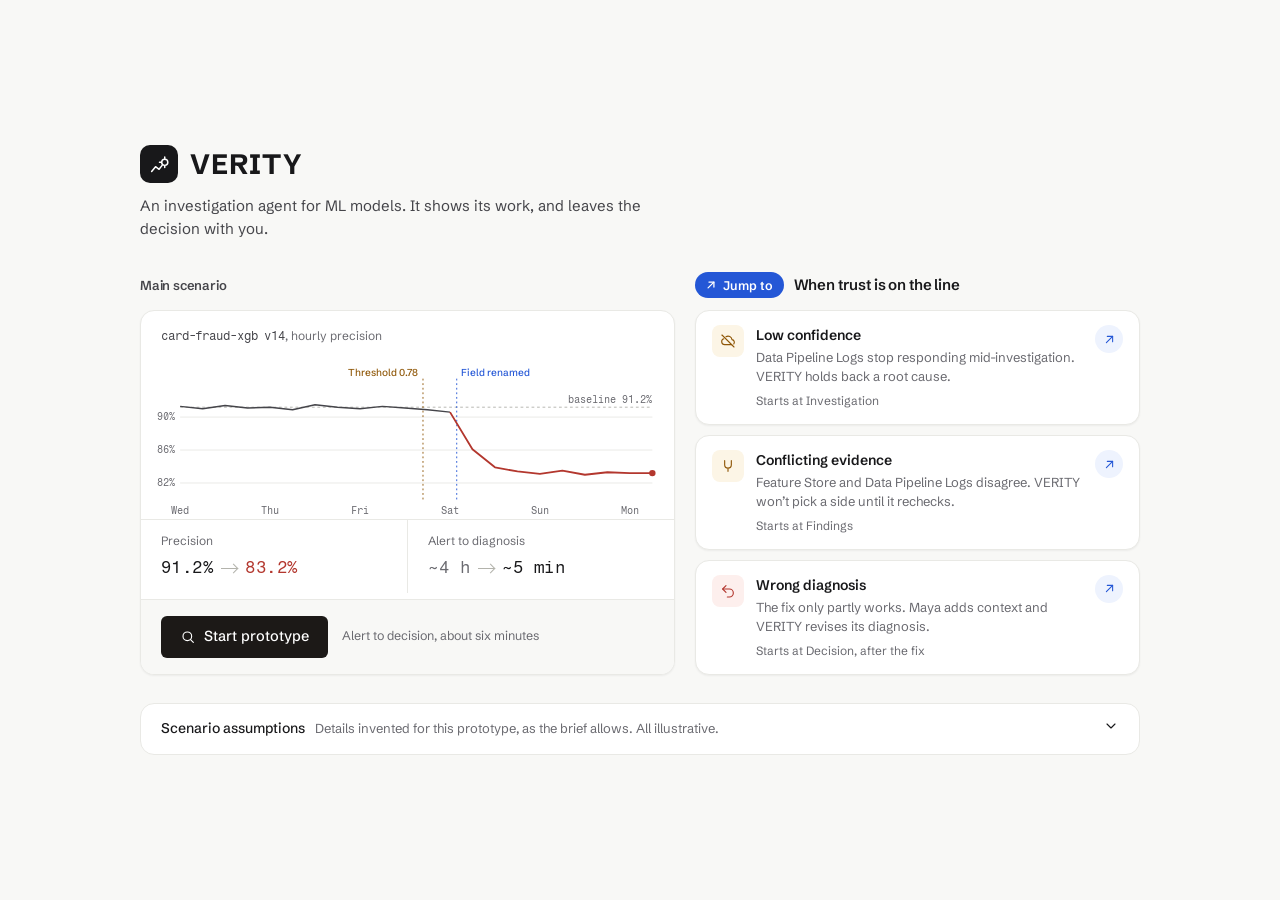
<file: index.html>
<!doctype html>
<html lang="en">
<head>
<meta charset="utf-8">
<meta name="viewport" content="width=device-width, initial-scale=1">
<title>VERITY Investigation Workspace</title>
<link rel="preconnect" href="https://fonts.googleapis.com">
<link rel="preconnect" href="https://fonts.gstatic.com" crossorigin>
<link href="https://fonts.googleapis.com/css2?family=Schibsted+Grotesk:wght@400;500;600;700&family=Fragment+Mono&display=swap" rel="stylesheet">
<style>
/* =====================================================================
   VERITY v3: one workspace, four stages.
   Voices: one sans (Schibsted Grotesk) for interface and VERITY; VERITY's writing carries the agent mark (option C),
           source data = Fragment Mono.
   Colour has one job each: blue = VERITY, green = verified, amber = uncertain,
           red = degradation / error, ink = Maya, greys = supporting.
   ===================================================================== */
:root{
  --canvas:#ffffff; --rail:#f8f8f6; --sunken:#f3f3f1; --hover:#efefec; --active:#e7e7e3;
  --line:#e9e9e5; --line-2:#d5d5cf; --dot:#b3b3ac;
  --text:#18181a; --text-2:#45454a; --text-3:#6a6a70;
  --agent:#2457d6; --agent-hover:#1c47b3; --agent-soft:#eef3fe; --agent-line:#d3e0fb;
  --ink:#1c1917; --ink-hover:#3d3733; --ink-soft:#f5f5f3; --ink-line:#dcdcd7;
  --ok:#1b7548; --ok-soft:#ebf6f0; --ok-line:#cbe7d8;
  --warn:#8f5708; --warn-soft:#fcf5e6; --warn-line:#f1deb6;
  --bad:#b3372e; --bad-soft:#fdefed; --bad-line:#f4d2ce;
  --sans:"Schibsted Grotesk",-apple-system,"Segoe UI",Helvetica,Arial,sans-serif;
  --mono:"Fragment Mono",ui-monospace,Menlo,monospace;
  --r-xs:4px; --r-sm:6px; --r-md:10px; --r-lg:14px; --r-full:999px;
  --shadow:0 1px 2px rgb(20 20 20/.05);
  --shadow-2:0 1px 2px rgb(20 20 20/.05),0 12px 32px -12px rgb(20 20 20/.18);
  --ease:cubic-bezier(.2,.8,.2,1);
  --pb-h:32px; --pb-t:8px; --nav-w:212px; --panel-w:384px; --top-h:56px; --frame:#f1f1ee;
}
*{box-sizing:border-box}
html,body{height:100%;margin:0}
body{background:var(--canvas);color:var(--text);font:400 14px/1.5 var(--sans);-webkit-font-smoothing:antialiased;overflow:hidden}
h1,h2,h3,h4,p{margin:0}
h1,h2,h3{font-weight:600;letter-spacing:-.015em;line-height:1.25}
button,input,textarea,select{font:inherit;color:inherit}
button{cursor:pointer}
a{color:var(--agent)}
::selection{background:var(--agent-line)}
:focus-visible{outline:2px solid var(--agent);outline-offset:2px;border-radius:4px}
.sr{position:absolute;width:1px;height:1px;overflow:hidden;clip:rect(0 0 0 0);white-space:nowrap}
[hidden]{display:none!important}
.mono{font-family:var(--mono);font-size:.96em;letter-spacing:-.01em}
.voice{font-size:15px;line-height:1.55;color:var(--text)}
.muted{color:var(--text-3)}
.icon{width:16px;height:16px;flex:none;fill:none;stroke:currentColor;stroke-width:1.7;stroke-linecap:round;stroke-linejoin:round}
.skip{position:absolute;left:12px;top:-60px;z-index:200;padding:8px 12px;border-radius:var(--r-sm);background:var(--text);color:#fff}
.skip:focus{top:12px}

/* ---------- Buttons ---------- */
.btn{display:inline-flex;align-items:center;justify-content:center;gap:8px;min-height:36px;padding:0 14px;border-radius:var(--r-sm);border:1px solid transparent;font-weight:500;font-size:14px;white-space:nowrap;transition:background .15s,border-color .15s,color .15s;background:none}
.btn-sm{min-height:30px;padding:0 10px;font-size:13px}
.btn-agent{background:var(--agent);color:#fff}.btn-agent:hover{background:var(--agent-hover)}
.btn-ink{background:var(--ink);color:#fff}.btn-ink:hover{background:var(--ink-hover)}
.btn-line{background:#fff;border-color:var(--line-2);color:var(--text)}.btn-line:hover{background:var(--hover)}
.btn-ghost{color:var(--text-2)}.btn-ghost:hover{background:var(--hover);color:var(--text)}
.btn-bad{background:#fff;border-color:var(--bad-line);color:var(--bad)}.btn-bad:hover{background:var(--bad-soft)}
.btn:disabled{opacity:.45;cursor:not-allowed}
.btn[aria-busy="true"]{opacity:.8}
.btn[aria-busy="true"]::before{content:"";width:12px;height:12px;border-radius:50%;border:1.5px solid currentColor;border-right-color:transparent;animation:spin .8s linear infinite}
@keyframes spin{to{transform:rotate(360deg)}}
.link{background:none;border:0;padding:0;color:var(--agent);font-size:13px;font-weight:500;display:inline-flex;align-items:center;gap:5px}
.link:hover{text-decoration:underline}

/* ---------- Status pills: always icon + word ---------- */
.pill{display:inline-flex;align-items:center;gap:5px;height:22px;padding:0 8px;border-radius:var(--r-full);font-size:12px;font-weight:500;white-space:nowrap;border:1px solid transparent}
.pill .icon{width:12px;height:12px;stroke-width:2.2}
.pill.agent{background:var(--agent-soft);color:var(--agent);border-color:var(--agent-line)}
.pill.ok{background:var(--ok-soft);color:var(--ok);border-color:var(--ok-line)}
.pill.warn{background:var(--warn-soft);color:var(--warn);border-color:var(--warn-line)}
.pill.bad{background:var(--bad-soft);color:var(--bad);border-color:var(--bad-line)}
.pill.ink{background:var(--ink-soft);color:var(--ink);border-color:var(--ink-line)}
.pill.off{background:#fff;color:var(--text-2);border-color:var(--line-2);border-style:dashed}
.pill.grey{background:var(--sunken);color:var(--text-2)}
.src{display:inline-flex;align-items:center;gap:6px;font-size:12px;color:var(--text-2);white-space:nowrap}
.src .icon{width:14px;height:14px;color:var(--text-3)}
.av{width:26px;height:26px;border-radius:50%;display:grid;place-items:center;flex:none;font-size:11px;font-weight:600}
.av.trace{position:relative;background:var(--agent);color:#fff}.av.trace .icon{width:14px;height:14px}
.av.maya{background:var(--ink);color:#fff}
.av.mlops{background:#fff;border:1px solid var(--line-2);color:var(--text-2)}
.av.ops{background:#fff;border:1px solid var(--line-2);color:var(--text-2)}
.av.sys{background:var(--sunken);color:var(--text-3)}.av.sys .icon{width:13px;height:13px}
.av.sm{width:20px;height:20px;font-size:10px}.av.sm .icon{width:11px;height:11px}

/* ================= Start screen (outside the product) ================= */
.start{position:fixed;inset:0;overflow:auto;background:var(--rail);display:flex}
.start-in{width:100%;max-width:1080px;margin:auto;padding:48px 40px}
.mark{display:flex;align-items:center;gap:10px;font-weight:700;letter-spacing:.06em;font-size:14px}
.brand-mark{width:26px;height:26px;border-radius:7px;background:var(--text);display:grid;place-items:center;color:#fff;flex:none}
.brand-mark .icon{width:15px;height:15px}
.start-hero .mark{gap:12px}
.start-hero .brand-mark{width:38px;height:38px;border-radius:10px}
.start-hero .brand-mark .icon{width:21px;height:21px}
.start h1{font-size:28px;font-weight:700;letter-spacing:.04em;line-height:1}
.start .lede{margin-top:12px;font-size:15px;line-height:1.5;color:var(--text-2);max-width:60ch}
.routes{margin-top:32px;display:grid;grid-template-columns:1.2fr 1fr;gap:20px;align-items:stretch}
.route-col{display:flex;flex-direction:column;gap:12px}
.route-main{flex:1;display:flex;flex-direction:column;background:#fff;border:1px solid var(--line);border-radius:var(--r-lg);box-shadow:var(--shadow);overflow:hidden}
.rm-lbl{padding:16px 20px 0;font-size:12px;color:var(--text-3)}
.rm-lbl .mono{color:var(--text-2)}
#start-chart{padding:4px 12px 0 8px}
#start-chart .chart{display:block;width:100%;height:auto}
.route-main .go{display:flex;align-items:center;gap:14px;margin-top:auto;padding:16px 20px;border-top:1px solid var(--line);background:var(--rail)}
.route-main .go span{font-size:12.5px;color:var(--text-3)}
.btn-lg{min-height:42px;padding:0 18px;font-size:14.5px;gap:8px}
.stats{margin:0;display:grid;grid-template-columns:1fr 1fr;border-top:1px solid var(--line)}
.stats>div{padding:12px 20px}
.stats>div:nth-child(even){border-left:1px solid var(--line)}
.stats>div:nth-child(n+3){border-top:1px solid var(--line)}
.stats dd{white-space:nowrap}
.stats dt{font-size:12px;color:var(--text-3)}
.stats dd{margin:5px 0 0;display:flex;align-items:baseline;gap:6px 8px;flex-wrap:wrap}
.stats dd .mono{font-size:17px;letter-spacing:-.03em;color:var(--text)}
.stats dd .mono.was{color:var(--text-3)}
.stats dd .mono.bad{color:var(--bad)}
.stats dd small{font-size:12px;color:var(--text-3)}
.stats .arr{align-self:center;width:16px;height:1px;background:var(--dot);position:relative}
.stats .arr::after{content:"";position:absolute;right:0;top:-3px;width:6px;height:6px;border-top:1px solid var(--dot);border-right:1px solid var(--dot);transform:rotate(45deg)}
.edges{display:grid;gap:10px;align-content:start}
.edges-h{font-size:13px;font-weight:600;color:var(--text-2);min-height:26px;display:flex;align-items:center}
#edges-h{margin-bottom:2px;display:flex;align-items:center;gap:10px;font-size:15px;font-weight:600;color:var(--text);letter-spacing:-.01em}
.edges-h .jump{display:inline-flex;align-items:center;gap:5px;height:26px;padding:0 11px 0 9px;border-radius:var(--r-full);background:var(--agent);color:#fff;font-size:12.5px;font-weight:600;letter-spacing:0}
.edges-h .jump .icon{width:14px;height:14px;stroke-width:2.2}
.edge{display:grid;grid-template-columns:32px 1fr auto;gap:12px;align-items:start;text-align:left;padding:14px 16px;border:1px solid var(--line);border-radius:var(--r-lg);background:#fff;box-shadow:var(--shadow);transition:border-color .15s,box-shadow .15s}
.edge:hover{border-color:var(--agent-line);box-shadow:var(--shadow-2)}
.edge .ei{width:32px;height:32px;border-radius:8px;display:grid;place-items:center}
.edge .ei.warn{background:var(--warn-soft);color:var(--warn)}
.edge .ei.bad{background:var(--bad-soft);color:var(--bad)}
.edge b{display:block;font-size:14px;font-weight:600}
.edge span.d{display:block;margin-top:2px;font-size:13px;line-height:1.45;color:var(--text-3)}
.edge span.w{display:block;margin-top:6px;font-size:12px;color:var(--text-3)}
.edge .go-ar{width:28px;height:28px;border-radius:50%;display:grid;place-items:center;color:var(--agent);background:var(--agent-soft);transition:background .15s,color .15s,transform .15s}
.edge .go-ar .icon{width:15px;height:15px}
.edge:hover .go-ar{background:var(--agent);color:#fff;transform:translate(1px,-1px)}
.start-foot{margin-top:40px;display:grid;grid-template-columns:repeat(3,1fr);gap:28px;padding-top:24px;border-top:1px solid var(--line)}
.start-foot h3{font-size:13px}
.start-foot p,.start-foot li{font-size:13px;color:var(--text-2)}
.start-foot ul{margin:6px 0 0;padding:0;list-style:none;display:grid;gap:5px}
.legend-sw{display:inline-block;width:10px;height:10px;border-radius:3px;margin-right:8px;vertical-align:-1px}

/* ================= App shell ================= */
/* Frame: nav and header sit flat on a light frame; main and the two panel sections float as rounded boxes */
.app{--gap:10px;display:grid;grid-template-columns:var(--nav-w) minmax(0,1fr) var(--panel-w);grid-template-rows:minmax(0,1fr);column-gap:var(--gap);height:calc(100vh - var(--pb-h) - var(--pb-t));margin:var(--pb-t) 8px var(--pb-h);padding:var(--gap) var(--gap) var(--gap) 0;background:var(--frame);border:1px solid var(--line-2);border-radius:16px;overflow:hidden;box-shadow:0 8px 30px rgb(0 0 0/.25)}
body:has(#app:not([hidden])){background:#3a3a3e}
.proto-bar{position:fixed;left:0;right:0;display:flex;align-items:center;gap:2px;padding:0 14px;font-size:12px;color:rgb(255 255 255/.5);z-index:5}
.proto-bar{display:grid;grid-template-columns:1fr auto 1fr}
.pb-g{display:flex;align-items:center;gap:2px}
.pb-end{justify-content:flex-end}
.proto-bar{bottom:0;height:var(--pb-h)}
body:has(#app[hidden]) .proto-bar{display:none}
.pb-btn{display:inline-flex;align-items:center;gap:5px;height:24px;padding:0 8px;border:0;border-radius:6px;background:none;font-size:12px;color:rgb(255 255 255/.55)}
.pb-btn:hover{background:rgb(255 255 255/.08);color:rgb(255 255 255/.9)}
.pb-btn .icon{width:12px;height:12px}
.pb-sep{width:1px;height:14px;background:rgb(255 255 255/.4);margin:0 10px}
.pb-lbl{margin-right:4px;color:rgb(255 255 255/.4)}
.pb-btn.sc[aria-current="true"]{background:rgb(255 255 255/.12);color:#fff}
.pb-btn:focus-visible{outline:2px solid rgb(255 255 255/.7);outline-offset:1px}
.nav .brand{min-height:40px;padding:0 10px}
.nav-top{display:flex;align-items:center;gap:2px;margin-bottom:14px}
.nav-top .brand{flex:1;min-width:0}
.nav-tog{width:32px;height:32px;color:var(--text-3)}
.nav-tog:hover{background:rgb(0 0 0/.05);color:var(--text)}
/* Main box top row: breadcrumb left, case vitals right */
.m-bar{display:flex;align-items:center;gap:12px;min-height:44px;padding:0 32px;border-bottom:1px solid var(--line);flex:none}
.m-bar .end{margin-left:auto;display:flex;align-items:center;gap:8px}
/* VERITY agent header: identity, status, notifications */
.p-agent{display:flex;align-items:center;gap:10px;min-height:54px;padding:0 10px 0 14px;border-bottom:1px solid var(--line);flex:none}
.p-agent .nm{font-weight:700;letter-spacing:.04em;font-size:13px}
.p-agent .end{margin-left:auto;display:flex;align-items:center;gap:2px}
.p-agent .agent-state{height:28px;font-size:12px;padding:0 10px}
.p-agent .agent-state::before{content:"";width:7px;height:7px;border-radius:50%;background:var(--ink)}
.p-agent .agent-state[data-s="working"]::before{background:var(--agent);animation:blink 1s ease-in-out infinite}
.p-agent .agent-state[data-s="idle"]::before{background:var(--dot)}
.p-agent .agent-state[data-s="done"]::before{background:var(--ok)}
.p-agent .av.trace{width:28px;height:28px}
.p-agent .working-ring{position:relative}
.p-agent[data-s="working"] .av.trace::after{content:"";position:absolute;inset:-4px;border-radius:50%;border:1.5px solid var(--agent);animation:ping 1.8s var(--ease) infinite}
.panel-card{background:#fff;border:1px solid var(--line);border-radius:var(--r-lg);box-shadow:var(--shadow);overflow:hidden}
.brand{display:flex;align-items:center;gap:10px;width:100%;font-weight:700;letter-spacing:.06em;font-size:14px;background:none;border:0;padding:0}
.crumb{display:flex;align-items:center;gap:8px;font-size:13px;color:var(--text-3);min-width:0}
.crumb button{background:none;border:0;padding:0;color:var(--text-3)}
.crumb button:hover{color:var(--text);text-decoration:underline}
.crumb b{font-weight:500;color:var(--text);white-space:nowrap}
.crumb .sep{color:var(--dot)}
.top .end{margin-left:auto;display:flex;align-items:center;gap:10px}
.agent-state{display:inline-flex;align-items:center;gap:8px;height:32px;padding:0 12px 0 4px;border:1px solid var(--line);border-radius:var(--r-full);font-size:13px;color:var(--text-2);background:#fff}
.agent-state b{color:var(--text);font-weight:600}
.agent-state .av{width:24px;height:24px}
.agent-state[data-s="working"]{border-color:var(--agent-line);background:var(--agent-soft)}
.agent-state[data-s="working"] .av.trace::after{content:"";position:absolute;inset:-4px;border-radius:50%;border:1.5px solid var(--agent);animation:ping 1.8s var(--ease) infinite}
.agent-state[data-s="waiting"]{border-color:var(--ink-line);background:var(--ink-soft)}
.agent-state[data-s="done"]{border-color:var(--ok-line);background:var(--ok-soft)}
@keyframes ping{0%{transform:scale(.9);opacity:.7}100%{transform:scale(1.5);opacity:0}}
.iconbtn{width:34px;height:34px;display:grid;place-items:center;border:0;border-radius:var(--r-sm);background:none;color:var(--text-2);position:relative}
.iconbtn:hover{background:var(--hover);color:var(--text)}
.iconbtn .badge{position:absolute;top:6px;right:6px;width:7px;height:7px;border-radius:50%;background:var(--agent);box-shadow:0 0 0 2px #fff}
.panel-toggle{display:none}

/* Left navigation */
.nav{background:none;display:flex;flex-direction:column;padding:4px 10px 0;gap:2px;overflow:auto}
.nav-item{display:flex;align-items:center;gap:10px;min-height:36px;padding:0 10px;border:0;border-radius:var(--r-sm);background:none;text-align:left;font-size:14px;color:var(--text-2);width:100%}
.nav-item:hover{background:rgb(0 0 0/.045);color:var(--text)}
.nav-item[aria-current="page"]{background:#fff;color:var(--text);font-weight:600;box-shadow:0 0 0 1px var(--line),var(--shadow)}
.nav-item[aria-current="page"] .icon{color:var(--agent)}
.nav-item .count{margin-left:auto;font:400 11px/1 var(--mono);color:var(--text-3)}
.nav-item .count.live{color:var(--agent)}
.nav-foot{margin-top:auto;display:grid;gap:10px;padding-top:14px}
.conn{border:1px solid var(--line);background:#fff;border-radius:var(--r-md);padding:10px 12px}
.conn-line{display:flex;align-items:center;gap:9px;width:100%;min-height:34px;padding:0 10px;border:0;border-radius:var(--r-sm);background:none;font-size:12.5px;color:var(--text-2);text-align:left}
.conn-line:hover{background:rgb(0 0 0/.045);color:var(--text)}
.conn-line .icon{margin-left:auto;width:13px;height:13px;color:var(--text-3)}
.conn-line .dotst{width:7px;height:7px;border-radius:50%;background:var(--ok);flex:none}
.conn-line .dotst.warn{background:var(--warn)}
/* Overview: one case block that ends in the next step, then quiet ruled lists */
.ov{max-width:940px;container-type:inline-size}
.ov-hd{display:flex;align-items:baseline;gap:16px}
.ov-hd h2{font-size:26px;letter-spacing:-.025em}
.ov-hd .end{margin-left:auto}
.ov-sum{margin-top:6px;font-size:15px;color:var(--text-2)}
.ov-sec{margin-top:36px}
.ov-sec:first-of-type{margin-top:28px}
.ov-sec h3{display:flex;align-items:baseline;gap:8px;font-size:15px;margin-bottom:12px}
.ov-sec h3 .link{margin-left:auto;font-size:12.5px}
.ov-case{border:1px solid var(--line-2);border-radius:var(--r-lg);box-shadow:var(--shadow-2);overflow:hidden;background:#fff}
.ov-case-top{display:grid;grid-template-columns:minmax(0,1fr) 248px}
.ov-case-main{padding:20px 24px 22px;display:flex;flex-direction:column;gap:10px}
.ov-meta{display:flex;align-items:center;flex-wrap:wrap;gap:8px 12px;font-size:12.5px;color:var(--text-3)}
.ov-meta .mono{color:var(--text-2)}
.ov-case h4{text-wrap:balance;font-size:21px;line-height:1.28;letter-spacing:-.018em;max-width:22ch}
.ov-model{font-size:13px;color:var(--text-3);margin-top:auto}
.ov-signal{display:flex;align-items:center;gap:8px;font-size:13.5px;color:var(--text)}
.ov-signal .icon{width:16px;height:16px;color:var(--warn)}
.ov-prec{padding:20px 24px 18px;border-left:1px solid var(--line);display:flex;flex-direction:column;gap:6px}
.ov-prec .lbl{font-size:12px;color:var(--text-3)}
.ov-prec .big{display:flex;align-items:baseline;gap:10px;flex-wrap:wrap}
.ov-prec .now{font:400 38px/1 var(--mono);letter-spacing:-.04em}
.ov-prec .delta{display:inline-flex;align-items:center;gap:3px;font-size:12.5px;font-weight:600;color:var(--bad);padding:3px 8px;border-radius:var(--r-full);background:var(--bad-soft)}
.ov-prec .delta.ok{color:var(--ok);background:var(--ok-soft)}.ov-prec .delta.warn{color:var(--warn);background:var(--warn-soft)}
.ov-prec .delta .icon{width:13px;height:13px;stroke-width:2.2}
.ov-prec .was{font-size:12px;color:var(--text-3)}
.ov-prec .was .mono{color:var(--text-2)}
.ov-spark{display:block;width:100%;height:44px;margin-top:auto}
.ov-strip{display:grid;border-top:1px solid var(--line);background:var(--rail)}
.ov-row{display:grid;grid-template-columns:22px 1fr auto;gap:12px;align-items:center;padding:12px 24px;font-size:13.5px}
.ov-row+.ov-row{border-top:1px solid var(--line)}
.ov-row time{font:400 11.5px/1 var(--mono);color:var(--text-3)}
.ov-row.next{padding-top:14px;padding-bottom:14px}
.ov-row.next .t{display:flex;flex-direction:column;gap:1px}
.ov-row.next .t span{font-size:12px;color:var(--text-3)}
.ov-row.next .t b{font-weight:600;font-size:14.5px}
.ov-dot{width:22px;height:22px;border-radius:50%;display:grid;place-items:center}
.ov-dot i{width:8px;height:8px;border-radius:50%;background:var(--ink)}
.ov-dot.agent i{background:var(--agent)}.ov-dot.ok i{background:var(--ok)}.ov-dot.warn i{background:var(--warn)}
.ov-also{display:grid;grid-template-columns:auto minmax(0,1fr) auto auto;gap:14px;align-items:center;margin-top:10px;padding:12px 24px;border:1px solid var(--line);border-radius:var(--r-md);font-size:13px;color:var(--text-2)}
.ov-also .k{font-size:12px;color:var(--text-3)}
.ov-cols{display:grid;grid-template-columns:minmax(0,1fr) minmax(0,1fr);gap:40px}
.ov-rows{list-style:none;margin:0;padding:0;border-top:1px solid var(--line-2)}
.ov-rows li{display:grid;grid-template-columns:minmax(0,1fr) auto;gap:12px;align-items:center;min-height:78px;padding:10px 2px;border-bottom:1px solid var(--line)}
.ov-rows li.act{grid-template-columns:22px minmax(0,1fr);align-items:start}
.ov-rows .nm{font:400 13px/1.3 var(--mono);color:var(--text)}
.ov-rows .d{display:block;margin-top:3px;font-size:12.5px;color:var(--text-3)}
.ov-rows .d .mono{color:var(--text-2)}
.ov-rows li.click{cursor:pointer}
.ov-rows li.click:hover{background:var(--rail)}
.ov-rows .w{font-size:13px;color:var(--text-2);display:-webkit-box;-webkit-line-clamp:2;-webkit-box-orient:vertical;overflow:hidden}
.ov-rows .w b{font-weight:600;color:var(--text)}
.ov-rows time{display:block;margin-top:3px;font:400 11.5px/1.4 var(--mono);color:var(--text-3)}
@container (max-width:640px){.ov-case-top,.ov-cols{grid-template-columns:1fr}.ov-prec{border-left:0;border-top:1px solid var(--line)}.ov-cols{gap:0}.ov-also{grid-template-columns:minmax(0,1fr) auto}.ov-also .k{grid-column:1/-1}}
.conn-hd{display:flex;align-items:center;gap:8px;font-size:12px;font-weight:600;width:100%;background:none;border:0;padding:0;text-align:left}
.conn-hd .dotst{width:7px;height:7px;border-radius:50%;background:var(--ok)}
.conn-hd .dotst.warn{background:var(--warn)}
.conn ul{list-style:none;margin:8px 0 0;padding:0;display:grid;gap:4px}
.conn li{display:flex;align-items:center;gap:7px;font-size:12px;color:var(--text-2)}
.conn li .icon{width:13px;height:13px;color:var(--text-3)}
.conn li .st{margin-left:auto;width:6px;height:6px;border-radius:50%;background:var(--ok)}
.conn li[data-off] {color:var(--bad)}.conn li[data-off] .st{background:var(--bad)}
.conn p{margin-top:8px;font-size:11px;color:var(--text-3);line-height:1.4}
.me{display:flex;align-items:center;gap:10px;padding:6px 8px;font-size:13px}
.me b{display:block;font-weight:600;font-size:13px;line-height:1.2}
.me span.r{display:block;font-size:12px;color:var(--text-3)}
.me .iconbtn{margin-left:auto}

/* Main column */
.main{display:flex;flex-direction:column;min-height:0;background:#fff;position:relative;border:1px solid var(--line);border-radius:var(--r-lg);box-shadow:var(--shadow);overflow:hidden}
.case-hd{flex:none;padding:14px 32px 0;border-bottom:1px solid var(--line)}
.case-top{display:flex;align-items:center;gap:14px;min-width:0}
.case-top h1{min-width:0;font-size:18px;letter-spacing:-.02em;white-space:nowrap;overflow:hidden;text-overflow:ellipsis}
.case-top .id{flex:none;white-space:nowrap;font:400 12px/1 var(--mono);color:var(--text-3);padding:5px 7px;border:1px solid var(--line);border-radius:var(--r-xs)}
.case-mini{margin-left:auto;display:flex;align-items:center;gap:8px;white-space:nowrap;font-size:12px;color:var(--text-3);flex:none}
.case-mini .v{font:400 15px/1 var(--mono);color:var(--bad)}
.case-mini .v.ok{color:var(--ok)}
.sim-tag{font-size:11px;color:var(--text-3);border:1px dashed var(--line-2);border-radius:var(--r-full);padding:2px 8px;white-space:nowrap}
/* Stage navigator: a real sequence, so numbered */
.stages{display:flex;list-style:none;margin:14px 0 0;padding:0;gap:0}
.stages li{flex:1;min-width:0}
.stg{width:100%;display:grid;grid-template-columns:22px 1fr;gap:2px 10px;align-items:center;padding:10px 12px 12px 0;background:none;border:0;border-bottom:2px solid transparent;text-align:left;margin-bottom:-1px}
.stg .n{grid-row:span 2;width:22px;height:22px;border-radius:50%;display:grid;place-items:center;font-size:11px;font-weight:600;border:1px solid var(--line-2);color:var(--text-3);background:#fff}
.stg .n .icon{width:12px;height:12px;stroke-width:2.4}
.stg .t{font-size:13px;font-weight:500;color:var(--text-2);white-space:nowrap;overflow:hidden;text-overflow:ellipsis}
.stg .s{font-size:12px;color:var(--text-3);white-space:nowrap;overflow:hidden;text-overflow:ellipsis}
.stg .s.warn{color:var(--warn)}.stg .s.bad{color:var(--bad)}.stg .s.agent{color:var(--agent)}.stg .s.ink{color:var(--ink);font-weight:500}
.stg:not(:disabled):hover .t{color:var(--text)}
.stg:disabled{cursor:default;opacity:.55}
.stg.done .n{background:var(--active);border-color:var(--active);color:var(--text)}
.stg[aria-current="step"]{border-bottom-color:var(--text)}
.stg[aria-current="step"] .n{background:var(--text);border-color:var(--text);color:#fff}
.stg[aria-current="step"] .t{color:var(--text);font-weight:600}

.scroll{flex:1;min-height:0;overflow:auto;scroll-behavior:smooth}
.view{max-width:880px;margin:0 auto;padding:26px 32px 40px}
.view:focus{outline:none}
.page-hd{margin-bottom:22px}
.page-hd h2{font-size:24px;letter-spacing:-.025em}
.page-hd p{margin-top:6px;font-size:15px;color:var(--text-2);max-width:64ch}
.page-hd .meta{display:flex;align-items:center;gap:10px;margin-bottom:8px;font-size:12px;color:var(--text-3);flex-wrap:wrap}
.sec{margin-top:30px}
.sec-hd{display:flex;align-items:baseline;gap:10px;margin-bottom:10px}
.sec-hd h3{font-size:15px}
.sec-hd small{font-size:13px;color:var(--text-3)}
.sec-hd .end{margin-left:auto}
.footer{flex:none;display:flex;align-items:center;gap:12px;min-height:64px;padding:0 32px;border-top:1px solid var(--line);background:#fff}
.footer .hint{font-size:12px;color:var(--text-3)}
.footer .end{margin-left:auto;display:flex;align-items:center;gap:10px}

.card{background:#fff;border:1px solid var(--line);border-radius:var(--r-lg);box-shadow:var(--shadow)}
.card-in{padding:18px 20px}
.ruled>*+*{border-top:1px solid var(--line)}

/* VERITY speaking */
.tnote{display:grid;grid-template-columns:26px 1fr;gap:12px;align-items:start}
.tnote .who{font-size:12px;font-weight:600;color:var(--agent);display:flex;gap:8px;align-items:center}
.tnote .who time{font:400 11px/1 var(--mono);color:var(--text-3)}
.tnote .voice{margin-top:3px}
.hnote{display:grid;grid-template-columns:26px 1fr;gap:12px;align-items:start}
.hnote .who{font-size:12px;color:var(--text-3)}
.hnote .who b{color:var(--text);font-weight:600}
.hnote .bd{margin-top:4px;padding:9px 12px;border:1px solid var(--ink-line);background:var(--ink-soft);border-radius:var(--r-md);font-size:14px}

/* ================= Stage 1: case overview ================= */
.hero{border:1px solid var(--line);border-radius:var(--r-lg);overflow:hidden;box-shadow:var(--shadow);background:#fff}
.hero-l{padding:22px 24px 16px;container-type:inline-size}
.hero-fig{display:grid;grid-template-columns:auto minmax(0,1fr);gap:28px;align-items:center;margin:18px 0 6px}
.hero-num{display:flex;align-items:center;gap:12px}
.hero-num .now{font:400 52px/1 var(--mono);letter-spacing:-.045em;color:var(--text)}
.hero-num .delta{display:inline-flex;align-items:center;gap:4px;font-size:13.5px;font-weight:600;color:var(--bad);padding:4px 10px;border-radius:var(--r-full);background:var(--bad-soft)}
.hero-num .delta .icon{width:14px;height:14px;stroke-width:2.2}
.hero-base{margin-top:10px;font-size:13px;color:var(--text-3)}
.hero-base .mono{color:var(--text-2)}
.hero-fig .why{margin:0;padding-left:28px;border-left:1px solid var(--line);max-width:46ch}
.hero-l .chart{margin-top:12px}
@container (max-width:560px){.hero-fig{grid-template-columns:1fr;gap:14px}.hero-fig .why{padding:0;border:0}}
.hero-r{border-top:1px solid var(--line);background:var(--rail);padding:14px 24px}
.hero-r .kv{display:grid;grid-template-columns:repeat(auto-fit,minmax(130px,1fr));gap:12px 20px}
.hero-r .kv>div{min-width:0}
.hero-r .kv dt{font-size:12px;color:var(--text-3)}
.hero-r .kv dd{margin:3px 0 0;font-size:13px}
.hero-r .kv .evlink{text-align:left}
.hero-lbl{display:flex;align-items:center;flex-wrap:wrap;gap:8px 10px;font-size:13px;color:var(--text-2)}
.hero-lbl .end{margin-left:auto}
.change{display:flex;align-items:baseline;flex-wrap:wrap;gap:6px 16px;margin-top:12px}
.change .was{font:400 24px/1 var(--mono);color:var(--text-3)}
.change .was small{display:block;font:400 11px/1.6 var(--sans);color:var(--text-3)}
.change .to{align-self:center;width:28px;height:1px;background:var(--dot);position:relative}
.change .to::after{content:"";position:absolute;right:0;top:-3px;width:6px;height:6px;border-top:1px solid var(--dot);border-right:1px solid var(--dot);transform:rotate(45deg)}
.change .now{font:400 64px/.95 var(--mono);letter-spacing:-.05em;color:var(--text)}
.change .delta{display:inline-flex;align-items:center;gap:4px;font-size:15px;font-weight:600;color:var(--bad);padding:4px 10px;border-radius:var(--r-full);background:var(--bad-soft)}
.change .delta .icon{width:15px;height:15px;stroke-width:2.2}
.change.sm .now{font-size:32px}.change.sm .was{font-size:16px}.change.sm .delta{font-size:13px;padding:2px 8px}
.change .delta.ok{color:var(--ok);background:var(--ok-soft)}
.change .delta.warn{color:var(--warn);background:var(--warn-soft)}
.why{margin-top:14px;font-size:14px;color:var(--text-2);max-width:58ch}
.kv{display:grid;grid-template-columns:96px 1fr;gap:6px 10px;font-size:13px;margin:0}
.kv dt{color:var(--text-3)}.kv dd{margin:0;min-width:0;overflow-wrap:anywhere}
.chart{display:block;width:100%;height:auto;margin-top:14px}
.chart text{font:400 10.5px var(--mono);fill:var(--text-3)}
.chart .ann{font:500 11px var(--sans)}
.sig{display:grid;grid-template-columns:26px 1fr;gap:12px;padding:14px 16px;border:1px dashed var(--line-2);border-radius:var(--r-md);background:#fff}
.sig .who{font-size:12px;color:var(--text-3)}
.sig .who b{color:var(--text);font-weight:600}
.sig p.q{margin-top:3px;font-size:14px}
.sig .note{margin-top:6px;font-size:12px;color:var(--warn);display:flex;gap:6px;align-items:center}
.sig .note .icon{width:13px;height:13px}
.assess{padding:16px 18px;border:1px solid var(--agent-line);border-radius:var(--r-lg);background:linear-gradient(var(--agent-soft),#fff 70%)}
.checks{list-style:none;margin:12px 0 0 38px;padding:0;display:grid;gap:6px}
.checks li{display:flex;gap:8px;align-items:flex-start;font-size:13px;color:var(--text-2)}
.checks .icon{width:14px;height:14px;margin-top:3px;stroke-width:2.2}
.checks .ok{color:var(--ok)}.checks .gap{color:var(--warn)}.checks .ag{color:var(--agent)}
.others{list-style:none;margin:0;padding:0}
.others li{display:grid;grid-template-columns:80px 1fr auto auto;gap:14px;align-items:center;padding:11px 4px;border-top:1px solid var(--line);font-size:13px}
.others li:first-child{border-top:0}
.others .mono{color:var(--text-3)}

/* ================= Stage 2: investigation ================= */
.progress{display:flex;align-items:center;gap:12px;font-size:13px;color:var(--text-2)}
.bar{flex:1;height:4px;border-radius:2px;background:var(--sunken);overflow:hidden;max-width:220px}
.bar i{display:block;height:100%;background:var(--agent);transition:width .5s var(--ease)}
.bar.warn i{background:var(--warn)}
.srcgrid{display:grid;grid-template-columns:repeat(4,1fr);gap:0;border:1px solid var(--line);border-radius:var(--r-lg);overflow:hidden}
.srccell{padding:12px 14px;background:#fff;border:0;text-align:left;display:grid;gap:4px;border-left:1px solid var(--line)}
.srccell:first-child{border-left:0}
.srccell:hover{background:var(--rail)}
.srccell .nm{display:flex;align-items:center;gap:7px;font-size:13px;font-weight:600}
.srccell .nm .icon{color:var(--text-3)}
.srccell .ds{font-size:12px;color:var(--text-3);line-height:1.35}
.st{display:inline-flex;align-items:center;gap:5px;font-size:12px;font-weight:500;color:var(--text-3)}
.st::before{content:"";width:7px;height:7px;border-radius:50%;background:var(--line-2)}
.st.prog{color:var(--agent)}.st.prog::before{background:var(--agent);animation:blink 1s ease-in-out infinite}
.st.done{color:var(--ok)}.st.done::before{background:var(--ok)}
.st.fail{color:var(--bad)}.st.fail::before{background:var(--bad)}
@keyframes blink{50%{opacity:.3}}
.run{list-style:none;margin:0;padding:0}
.step{position:relative;display:grid;grid-template-columns:28px 1fr;gap:14px;padding-bottom:16px}
.step::before{content:"";position:absolute;left:13.5px;top:30px;bottom:0;width:1px;background:var(--agent-line)}
.step:last-child::before{display:none}
.step .dot{width:28px;height:28px;border-radius:50%;display:grid;place-items:center;background:#fff;border:1px solid var(--line-2);color:var(--text-3)}
.step .dot .icon{width:13px;height:13px}
.step[data-s="done"] .dot{background:var(--agent-soft);border-color:var(--agent-line);color:var(--agent)}
.step[data-s="prog"] .dot{border-color:var(--agent);color:var(--agent);box-shadow:0 0 0 4px var(--agent-soft)}
.step[data-s="prog"] .dot .icon{animation:spin 1.2s linear infinite}
.step[data-s="fail"] .dot{background:var(--bad-soft);border-color:var(--bad-line);color:var(--bad)}
.step[data-s="pend"]{opacity:.55}
.step-hd{display:flex;align-items:center;gap:10px;min-height:28px;flex-wrap:wrap}
.step-hd b{font-weight:500}
.step-hd .r{margin-left:auto;display:flex;align-items:center;gap:10px}
.step-hd time{font:400 11px/1 var(--mono);color:var(--text-3)}
.obsbtn{display:block;width:100%;margin-top:6px;padding:10px 14px;border:1px solid var(--line);border-radius:var(--r-md);background:#fff;text-align:left;transition:border-color .15s,box-shadow .15s}
.obsbtn:hover{border-color:var(--line-2);box-shadow:var(--shadow-2)}
.obsbtn[aria-pressed="true"]{border-color:var(--agent);box-shadow:0 0 0 1px var(--agent)}
.obsbtn .o{display:block;font:400 12.5px/1.55 var(--mono);color:var(--text)}
.obsbtn .open{display:inline-flex;align-items:center;gap:5px;margin-top:6px;font-size:12px;color:var(--agent);font-weight:500}
.obsbtn.fail{border-color:var(--bad-line);background:var(--bad-soft)}
.summary{display:grid;grid-template-columns:repeat(3,1fr);border-top:1px solid var(--line)}
.summary>div{padding:14px 18px}
.summary>div+div{border-left:1px solid var(--line)}
.summary h4{font-size:12px;font-weight:600;color:var(--text-2);display:flex;gap:6px;align-items:center}
.summary h4 .icon{width:14px;height:14px}
.summary ul{list-style:none;margin:6px 0 0;padding:0;display:grid;gap:5px;font-size:13px;color:var(--text-2)}

/* Banners: one style, four tones */
.banner{display:grid;grid-template-columns:20px 1fr auto;gap:12px;align-items:start;padding:14px 16px;border-radius:var(--r-lg);border:1px solid var(--line)}
.banner>.icon{margin-top:2px}
.banner b{font-weight:600}
.banner p{margin-top:2px;font-size:13px;color:var(--text-2)}
.banner .acts{display:flex;gap:8px;align-self:center;flex-wrap:wrap;justify-content:flex-end}
.banner.ok{background:var(--ok-soft);border-color:var(--ok-line)}.banner.ok>.icon{color:var(--ok)}
.banner.warn{background:var(--warn-soft);border-color:var(--warn-line)}.banner.warn>.icon{color:var(--warn)}
.banner.bad{background:var(--bad-soft);border-color:var(--bad-line)}.banner.bad>.icon{color:var(--bad)}
.banner.agent{background:var(--agent-soft);border-color:var(--agent-line)}.banner.agent>.icon{color:var(--agent)}
.banner.ink{background:var(--ink-soft);border-color:var(--ink-line)}.banner.ink>.icon{color:var(--ink)}
.banner.sim{background:var(--rail)}.banner.sim>.icon{color:var(--text-3)}
.affects{display:grid;grid-template-columns:1fr 1fr;gap:10px;margin-top:10px}
.affects>div{background:#fff;border:1px solid var(--warn-line);border-radius:var(--r-md);padding:10px 12px}
.affects h4{font-size:12px;font-weight:600}
.affects ul{margin:4px 0 0;padding-left:16px;font-size:12.5px;color:var(--text-2)}

/* ================= Stage 3: findings ================= */
.coverage{display:flex;gap:0;border:1px solid var(--line);border-radius:var(--r-md);overflow:hidden;margin-top:14px}
.coverage>div{flex:1;padding:10px 14px;font-size:12px;color:var(--text-3)}
.coverage>div+div{border-left:1px solid var(--line)}
.coverage b{display:block;font:400 17px/1.3 var(--mono);color:var(--text)}
.coverage b.warn{color:var(--warn)}
.lead{border:1px solid var(--agent-line);border-radius:var(--r-lg);box-shadow:0 0 0 1px var(--agent-line),var(--shadow);overflow:hidden}
.lead-top{padding:18px 20px}
.lead-meta{display:flex;align-items:center;gap:10px;font-size:12px;color:var(--text-3);flex-wrap:wrap}
.lead-meta .end{margin-left:auto}
.lead h4{margin-top:12px;font-weight:600;font-size:19px;line-height:1.35;letter-spacing:-.012em;max-width:40ch}
.lead .expl{margin-top:8px;font-size:14px;color:var(--text-2);max-width:66ch}
.lead .rankwhy{margin-top:10px;font-size:13px;color:var(--text-2)}
.lead .rankwhy b{font-weight:600;color:var(--text)}
.ev3{display:grid;grid-template-columns:repeat(3,1fr);border-top:1px solid var(--line);background:var(--rail)}
.ev3>div{padding:12px 16px}
.ev3>div+div{border-left:1px solid var(--line)}
.ev3 h5{margin:0;font-size:12px;font-weight:600;display:flex;gap:6px;align-items:center}
.ev3 h5 .icon{width:13px;height:13px;stroke-width:2.2}
.ev3 .for h5{color:var(--ok)}.ev3 .against h5{color:var(--bad)}.ev3 .gap h5{color:var(--warn)}
.ev3 ul{list-style:none;margin:6px 0 0;padding:0;display:grid;gap:4px}
.evlink{background:none;border:0;padding:0;text-align:left;font-size:13px;color:var(--text);text-decoration:underline;text-decoration-color:var(--line-2);text-underline-offset:3px}
.evlink:hover{text-decoration-color:var(--agent);color:var(--agent)}
.ev3 .none{font-size:12.5px;color:var(--text-3)}
.conf{display:inline-flex;align-items:center;gap:8px;font-size:12px;color:var(--text-2);background:none;border:0;padding:2px 4px;border-radius:var(--r-xs)}
button.conf:hover{background:var(--hover)}
.meter{display:inline-flex;gap:2px}
.meter i{width:6px;height:11px;border-radius:1px;background:var(--active)}
.conf[data-l="3"] .meter i{background:var(--text-2)}
.conf[data-l="2"] .meter i:nth-child(-n+2){background:var(--text-2)}
.conf[data-l="1"] .meter i:nth-child(1){background:var(--warn)}
.conf b{font-weight:600;color:var(--text)}
.conf[data-l="1"] b{color:var(--warn)}
.alts{display:grid;gap:8px}
.alt{border:1px solid var(--line);border-radius:var(--r-md);background:#fff}
.alt>button{width:100%;display:grid;grid-template-columns:auto 1fr auto auto 16px;gap:12px;align-items:center;padding:12px 14px;background:none;border:0;text-align:left}
.alt>button:hover{background:var(--rail)}
.alt .rk{font:400 12px/1 var(--mono);color:var(--text-3)}
.alt .ttl{font-size:15px;font-weight:500;line-height:1.35}
.alt .chev{transition:transform .2s;color:var(--text-3)}
.alt[data-open] .chev{transform:rotate(180deg)}
.alt .body{padding:0 14px 14px 42px;font-size:13px;color:var(--text-2);display:grid;gap:8px}
.alt.out .ttl{color:var(--text-3);text-decoration:line-through;text-decoration-color:var(--dot)}
.alt.contrib{border-color:var(--warn-line)}
.evgrid{display:grid;grid-template-columns:repeat(2,1fr);gap:8px}
.evcard{display:grid;gap:6px;padding:12px 14px;border:1px solid var(--line);border-radius:var(--r-md);background:#fff;text-align:left;transition:border-color .15s,box-shadow .15s}
.evcard:hover{border-color:var(--line-2);box-shadow:var(--shadow-2)}
.evcard[aria-pressed="true"]{border-color:var(--agent);box-shadow:0 0 0 1px var(--agent)}
.evcard .top{display:flex;align-items:center;gap:8px;font-size:12px;color:var(--text-3)}
.evcard .top .end{margin-left:auto}
.evcard .t{font-size:13.5px;font-weight:500}
.evcard .o{font:400 12px/1.5 var(--mono);color:var(--text-2)}
.evcard.new{border-color:var(--agent-line);background:linear-gradient(var(--agent-soft),#fff 60%)}
.rel{display:inline-flex;align-items:center;gap:4px;font-size:11.5px;font-weight:500}
.rel .icon{width:12px;height:12px;stroke-width:2.4}
.rel.sup{color:var(--ok)}.rel.con{color:var(--bad)}.rel.cst{color:var(--text-2)}.rel.gap{color:var(--warn)}
.ckey{display:flex;flex-wrap:wrap;gap:6px 18px;font-size:12px;color:var(--text-2);margin-top:12px}
.ckey span{display:inline-flex;gap:6px;align-items:center}
.ckey i{width:9px;height:9px;border-radius:2px;display:inline-block}

/* Challenge: Maya's colour */
.push{padding:18px 20px;border:1px solid var(--ink-line);border-radius:var(--r-lg);background:var(--ink-soft)}
.push h3{font-size:15px}
.push p.sub{font-size:13px;color:var(--text-2);margin-top:2px}
.push textarea{display:block;width:100%;margin-top:12px;min-height:64px;padding:10px 12px;border:1px solid var(--ink-line);border-radius:var(--r-sm);background:#fff;resize:vertical}
.push textarea:focus{outline:none;border-color:var(--ink);box-shadow:0 0 0 3px rgb(28 25 23/.1)}
.push .row{display:flex;align-items:center;gap:8px;margin-top:10px;flex-wrap:wrap}
.suggest{padding:5px 11px;border:1px dashed var(--ink-line);border-radius:var(--r-full);background:#fff;font-size:12.5px;color:var(--text-2);text-align:left}
.suggest:hover{border-style:solid;color:var(--text)}
.thread-in{display:grid;gap:14px}
.recheck{list-style:none;margin:8px 0 0 38px;padding:10px 12px;display:grid;gap:7px;background:#fff;border:1px solid var(--line);border-radius:var(--r-md)}
.recheck li{display:grid;grid-template-columns:auto 1fr auto;gap:10px;align-items:center;font-size:13px}
.recheck li .st{min-width:92px}
.diff{margin:4px 0 0 38px;display:grid;gap:6px}
.diff>div{display:grid;grid-template-columns:150px 1fr;gap:10px;font-size:13px;padding:8px 12px;border:1px solid var(--line);border-radius:var(--r-sm);background:#fff}
.diff .was{color:var(--text-3);text-decoration:line-through}
.diff .is{font-weight:500}
.super{border:1px dashed var(--line-2);border-radius:var(--r-md);padding:12px 14px;background:var(--rail)}
.super .tag{font-size:11.5px;font-weight:600;color:var(--text-3)}
.super p{margin-top:4px;font-size:14px;color:var(--text-3);text-decoration:line-through;text-decoration-color:var(--dot)}
.super small{display:block;margin-top:6px;font-size:12px;color:var(--text-3)}
.claim{font-weight:600;font-size:19px;line-height:1.38;letter-spacing:-.012em;max-width:44ch}
.cgrid{display:grid;grid-template-columns:repeat(3,1fr);border-top:1px solid var(--line)}
.cgrid>div{padding:14px 18px}
.cgrid>div+div{border-left:1px solid var(--line)}
.cgrid h4{font-size:12px;font-weight:600;color:var(--text-2)}
.list{list-style:none;margin:6px 0 0;padding:0;display:grid;gap:6px}
.list li{display:grid;grid-template-columns:15px 1fr;gap:8px;font-size:13px;color:var(--text-2)}
.list .icon{width:14px;height:14px;margin-top:3px;stroke-width:2.2}
.list.ok .icon{color:var(--ok)}.list.out .icon{color:var(--text-3)}.list.gap .icon{color:var(--warn)}.list.ag .icon{color:var(--agent)}
.paused{border:1px dashed var(--warn-line);background:var(--warn-soft);border-radius:var(--r-lg);padding:18px 20px}
.compare{display:grid;grid-template-columns:1fr 1fr;border-top:1px solid var(--bad-line)}
.compare>div{padding:14px 16px;background:#fff}
.compare>div+div{border-left:1px solid var(--line)}
.compare .big{margin-top:6px;font:400 24px/1.1 var(--mono);letter-spacing:-.03em}
.compare .big.bad{color:var(--bad)}
.compare p{margin-top:4px;font-size:12px;color:var(--text-3)}

/* ================= Stage 4: decision ================= */
.subtabs{display:flex;gap:4px;padding:3px;border:1px solid var(--line);border-radius:var(--r-md);background:var(--rail);width:max-content;margin-bottom:22px}
.subtabs button{display:inline-flex;align-items:center;gap:7px;min-height:32px;padding:0 14px;border:0;border-radius:7px;background:none;font-size:13px;font-weight:500;color:var(--text-2)}
.subtabs button:hover{color:var(--text)}
.subtabs button[aria-pressed="true"]{background:#fff;color:var(--text);box-shadow:0 0 0 1px var(--line),var(--shadow)}
.subtabs .sdot{width:6px;height:6px;border-radius:50%;background:var(--line-2)}
.subtabs .sdot.ok{background:var(--ok)}.subtabs .sdot.ink{background:var(--ink)}.subtabs .sdot.agent{background:var(--agent)}.subtabs .sdot.warn{background:var(--warn)}
.rec{border:1px solid var(--agent-line);border-radius:var(--r-lg);overflow:hidden;box-shadow:var(--shadow)}
.rec-top{padding:20px 22px}
.rec h3{margin-top:12px;font-weight:600;font-size:20px;line-height:1.35;letter-spacing:-.012em;max-width:38ch}
.rec .why{margin-top:8px}
.rec4{display:grid;grid-template-columns:1fr 1fr;border-top:1px solid var(--line)}
.rec4>div{padding:14px 20px}
.rec4>div:nth-child(even){border-left:1px solid var(--line)}
.rec4>div:nth-child(n+3){border-top:1px solid var(--line)}
.rec4 h4{font-size:12px;font-weight:600;color:var(--text-2)}
.rec4 p{margin-top:4px;font-size:13px;color:var(--text-2)}
.flow{list-style:none;margin:0;padding:0;display:grid;grid-template-columns:repeat(4,1fr);border:1px solid var(--line);border-radius:var(--r-lg);overflow:hidden}
.flow li{padding:12px 14px;border-left:1px solid var(--line);display:grid;gap:4px;align-content:start}
.flow li:first-child{border-left:0}
.flow .who{display:flex;align-items:center;gap:6px;font-size:12px;color:var(--text-3)}
.flow b{font-size:13px;font-weight:600}
.flow .when{font:400 11px/1.4 var(--mono);color:var(--text-3)}
.flow li[data-s="done"]{background:#fff}
.flow li[data-s="now"]{background:var(--ink-soft)}
.flow li[data-s="wait"]{background:var(--rail)}
.flow li[data-s="todo"]{background:var(--rail);opacity:.6}
.altlist{list-style:none;margin:0;padding:0}
.altlist li{display:grid;grid-template-columns:1fr auto;gap:12px;padding:11px 0;border-top:1px solid var(--line);font-size:13px}
.altlist li:first-child{border-top:0}
.altlist b{font-weight:500;font-size:14px}
.altlist p{color:var(--text-3);margin-top:2px}
.approve{border:1px solid var(--ink-line);border-radius:var(--r-lg);overflow:hidden;background:#fff;box-shadow:var(--shadow)}
.approve-hd{display:flex;align-items:center;gap:10px;padding:14px 20px;background:var(--ink-soft);border-bottom:1px solid var(--ink-line)}
.approve-hd h3{font-size:15px}
.approve-hd .end{margin-left:auto}
.approve-bd{padding:6px 20px 4px}
.choose{border:0;margin:0;padding:14px 20px 12px;display:grid;gap:6px;border-bottom:1px solid var(--line)}
.choose legend{font-size:13px;font-weight:600;padding:0;margin-bottom:8px;float:left;width:100%}
.choose .opt{display:grid;grid-template-columns:18px 1fr auto;gap:10px;align-items:center;padding:9px 12px;border:1px solid var(--line);border-radius:var(--r-md);font-size:13.5px;cursor:pointer;background:#fff}
.choose .opt:hover{border-color:var(--line-2)}
.choose .opt.on{border-color:var(--ink);box-shadow:0 0 0 1px var(--ink)}
.choose input{width:16px;height:16px;margin:0;accent-color:var(--ink)}
.assume{margin-top:28px;border:1px solid var(--line);border-radius:var(--r-lg);background:#fff}
.assume summary{cursor:pointer;padding:14px 20px;font-weight:500;font-size:14px;display:flex;align-items:center;gap:10px;list-style:none}
.assume summary::-webkit-details-marker{display:none}
.assume summary .icon{transition:transform .2s}
.assume[open] summary .icon{transform:rotate(180deg)}
.assume summary small{font-weight:400;color:var(--text-3);font-size:13px}
.alist{list-style:none;margin:0;padding:0 20px 18px;display:grid;grid-template-columns:1fr 1fr;gap:0 28px}
.alist li{display:grid;grid-template-columns:132px 1fr;gap:12px;padding:8px 0;border-top:1px solid var(--line);font-size:12.5px;line-height:1.5;color:var(--text-3)}
.alist li b{font-weight:500;color:var(--text-2)}
.p-alist{list-style:none;margin:6px 0 0;padding:0}
.p-alist li{padding:9px 0;border-top:1px solid var(--line);font-size:12px;color:var(--text-2)}
.p-alist li b{display:block;font-weight:600;color:var(--text);font-size:13px}
button.sim-tag{background:#fff;cursor:pointer}
button.sim-tag:hover{border-style:solid;color:var(--text)}
.saved{display:flex;align-items:baseline;gap:10px;margin-top:20px;padding-top:16px;border-top:1px solid var(--line-2)}
.saved .big{font:400 30px/1 var(--mono);letter-spacing:-.03em}
.saved .was{font:400 16px/1 var(--mono);color:var(--text-3);text-decoration:line-through;text-decoration-color:var(--dot)}
.saved span.l{font-size:13px;color:var(--text-2)}
.arow{display:grid;grid-template-columns:150px 1fr;gap:14px;padding:11px 0;border-top:1px solid var(--line);font-size:13.5px}
.arow:first-child{border-top:0}
.arow dt{color:var(--text-3);font-size:13px}
.arow dd{margin:0}
.approve-ft{padding:14px 20px 18px;border-top:1px solid var(--ink-line);background:var(--ink-soft);display:grid;gap:12px}
.chk{display:flex;gap:10px;align-items:flex-start;font-size:14px}
.chk input{width:18px;height:18px;margin-top:2px;accent-color:var(--ink)}
.field label{font-size:13px;font-weight:500;display:block}
.field textarea,.field input,.field select{display:block;width:100%;margin-top:5px;padding:9px 11px;border:1px solid var(--line-2);border-radius:var(--r-sm);background:#fff;resize:vertical}
.field textarea:focus,.field input:focus,.field select:focus{outline:none;border-color:var(--ink);box-shadow:0 0 0 3px rgb(28 25 23/.08)}
.field .help{font-size:12px;color:var(--text-3);margin-top:4px}
.err{margin-top:6px;font-size:12.5px;color:var(--bad)}
.abtns{display:flex;gap:10px;flex-wrap:wrap;align-items:center}
.modify{display:grid;gap:8px;padding:12px;border:1px solid var(--line);border-radius:var(--r-md);background:#fff}
.metrics{display:grid;grid-template-columns:repeat(4,1fr);border:1px solid var(--line);border-radius:var(--r-lg);overflow:hidden}
.metrics>div{padding:14px 16px}
.metrics>div+div{border-left:1px solid var(--line)}
.metrics .lab{font-size:12px;font-weight:500;color:var(--text-2)}
.metrics .v{margin-top:8px;font:400 26px/1 var(--mono);letter-spacing:-.03em}
.metrics .v.ok{color:var(--ok)}.metrics .v.warn{color:var(--warn)}.metrics .v.bad{color:var(--bad)}.metrics .v.na{color:var(--text-3);font-size:18px}
.metrics .ctx{margin-top:6px;font-size:12px;color:var(--text-3)}
.crit{list-style:none;margin:0;padding:0}
.crit li{display:grid;grid-template-columns:20px 1fr auto auto;gap:12px;align-items:center;padding:10px 0;border-top:1px solid var(--line);font-size:13px}
.crit li:first-child{border-top:0}
.crit .icon{width:15px;height:15px;stroke-width:2.2}
.crit .ok{color:var(--ok)}.crit .no{color:var(--bad)}.crit .pend{color:var(--text-3)}
.crit .mono{color:var(--text-2)}
.audit{list-style:none;margin:0;padding:0}
.audit li{display:grid;grid-template-columns:118px 26px 1fr;gap:12px;align-items:start;padding:11px 0;border-top:1px solid var(--line)}
.audit li:first-child{border-top:0}
.audit time{font:400 11.5px/26px var(--mono);color:var(--text-3)}
.audit b{font-weight:600;font-size:13px}
.audit .what{font-size:13px;color:var(--text-2)}
.audit .det{margin-top:3px;font-size:12px;color:var(--text-3)}
.audit li.sup .what{text-decoration:line-through;text-decoration-color:var(--dot);color:var(--text-3)}
.audit .tagx{margin-left:6px;font-size:11px;font-weight:500;color:var(--text-3);border:1px solid var(--line-2);border-radius:var(--r-full);padding:1px 7px}
.filters{display:flex;gap:6px;margin-bottom:12px;flex-wrap:wrap}
.filters button{min-height:28px;padding:0 11px;border:1px solid var(--line);border-radius:var(--r-full);background:#fff;font-size:12.5px;color:var(--text-2)}
.filters button[aria-pressed="true"]{background:var(--text);border-color:var(--text);color:#fff}

/* ================= Other pages ================= */
.table{width:100%;border-collapse:collapse;font-size:13px}
.table th{text-align:left;font-weight:500;font-size:12px;color:var(--text-3);padding:8px 12px;border-bottom:1px solid var(--line)}
.table td{padding:12px;border-bottom:1px solid var(--line);vertical-align:top}
.table tr.click{cursor:pointer}
.table tr.click:hover td{background:var(--rail)}
.table tr:last-child td{border-bottom:0}

/* ================= Right VERITY panel ================= */
.panel{background:none;display:flex;flex-direction:column;gap:var(--gap,10px);min-height:0}
.p-upper{flex:1 1 auto;min-height:0;display:flex;flex-direction:column;background:#fff;border:1px solid var(--line);border-radius:var(--r-lg);box-shadow:var(--shadow);overflow:hidden}
.p-hd{display:flex;align-items:center;gap:8px;min-height:42px;padding:0 10px 0 16px;border-bottom:1px solid var(--line);background:var(--rail);flex:none}
.p-hd h2{font-size:13px;display:flex;align-items:center;gap:8px}
.p-hd .end{margin-left:auto;display:flex;gap:4px;align-items:center}
.p-back{display:inline-flex;align-items:center;gap:4px;min-height:28px;padding:0 8px 0 4px;border:0;border-radius:var(--r-sm);background:none;font-size:13px;color:var(--text-2)}
.p-back:hover{background:var(--hover);color:var(--text)}
.p-bd{flex:1;min-height:0;overflow:auto;padding:16px}
.p-bd h3{font-size:16px;line-height:1.3}
/* VERITY mark (voice option C): a small agent mark beside each block VERITY wrote; text stays neutral */
:root{--mark:url("data:image/svg+xml,%3Csvg xmlns='http://www.w3.org/2000/svg' viewBox='0 0 24 24' fill='none' stroke='white' stroke-width='2.4' stroke-linecap='round' stroke-linejoin='round'%3E%3Cpath d='M3 20l4.5-5.5 4 3L15 13'/%3E%3Ccircle cx='18' cy='9.5' r='3.5'/%3E%3C/svg%3E")}
.lead h4,.rec h3,.claim,.p-int,.paused .voice,.obsbtn .voice,.d-sec .voice{position:relative;padding-left:28px}
.lead h4~p,.rec h3~.why{padding-left:28px}
.lead h4::before,.rec h3::before,.claim::before,.p-int::before,.paused .voice::before,.obsbtn .voice::before,.d-sec .voice::before,.ai-inline::before{content:"";position:absolute;left:0;top:calc(.5lh - 9px);width:18px;height:18px;border-radius:50%;background:var(--agent) var(--mark) center/11px no-repeat}
.ai-inline{position:relative;padding-left:22px;display:inline-block}
.ai-inline::before{width:16px;height:16px;top:calc(.5lh - 8px);background-size:10px}

/* Panel type scale: VERITY voice 14, body 13, secondary 12, data 12 mono, heading 15 */
.panel .voice{font-size:14px;line-height:1.55}
.panel .tnote .who time{font-size:12px}
.panel .mono{font-size:12px}
.p-int.p-head{font-size:15px;font-weight:600;line-height:1.4;margin-top:10px}
.p-lbl{margin-top:16px;font-size:12px;font-weight:600;color:var(--text-3);display:flex;gap:8px;align-items:center}
.p-lbl:first-child{margin-top:0}
.p-txt{margin-top:4px;font-size:13px;color:var(--text-2)}
.p-obs{margin-top:4px;font:400 12px/1.55 var(--mono);color:var(--text)}
.p-int{margin-top:4px;font-size:14px;line-height:1.55}
.p-bd pre{margin:6px 0 0;padding:11px 12px;border-radius:var(--r-sm);background:var(--sunken);font:400 12px/1.6 var(--mono);color:var(--text-2);white-space:pre-wrap;overflow-wrap:anywhere}
.ba{display:grid;grid-template-columns:1fr 1fr;border:1px solid var(--line);border-radius:var(--r-md);margin-top:6px;overflow:hidden}
.ba>div{padding:9px 12px}
.ba>div+div{border-left:1px solid var(--line)}
.ba span{display:block;font-size:12px;color:var(--text-3)}
.ba b{font:400 18px/1.3 var(--mono)}
.ba b.bad{color:var(--bad)}.ba b.ok{color:var(--ok)}
.plist{list-style:none;margin:6px 0 0;padding:0;display:grid;gap:0}
.plist li{display:grid;grid-template-columns:auto 1fr auto;gap:10px;align-items:start;padding:9px 0;border-top:1px solid var(--line);font-size:13px}
.plist li:first-child{border-top:0}
.plist .k{display:grid;place-items:center;width:20px;height:20px;border-radius:50%;background:var(--sunken);font-size:11px;font-weight:600;color:var(--text-2)}
.plist p{font-size:12px;color:var(--text-3)}
.prow{width:100%;display:grid;grid-template-columns:auto 1fr auto;gap:10px;align-items:center;padding:9px 8px;border:0;border-top:1px solid var(--line);background:none;text-align:left;font-size:13px;border-radius:0}
.prow:first-child{border-top:0}
button.prow:hover{background:var(--rail)}
.prow .d{display:block;font-size:12px;color:var(--text-3)}
.prow .icon{color:var(--text-3)}
.prow .av .icon{color:#fff}
.scope{display:grid;grid-template-columns:1fr 1fr;gap:8px;margin-top:6px}
.scope>div{border:1px solid var(--line);border-radius:var(--r-md);padding:10px 12px}
.scope h4{font-size:12px;display:flex;gap:6px;align-items:center}
.scope ul{margin:6px 0 0;padding-left:15px;font-size:12px;color:var(--text-2)}
.scope li+li{margin-top:2px}
.p-actions{display:flex;gap:8px;flex-wrap:wrap;margin-top:14px}
.p-chat{flex:none;display:flex;flex-direction:column;background:#fff;border:1px solid var(--line);border-radius:var(--r-lg);box-shadow:var(--shadow);overflow:hidden;height:44%;min-height:0;transition:height .25s var(--ease)}
.c-hd{border-bottom:1px solid var(--line)}
.p-chat.min .c-hd{border-bottom:0}
.p-chat.min{height:auto}
.c-hd{display:flex;align-items:center;gap:8px;min-height:40px;padding:0 10px 0 16px;flex:none}
.c-hd h2{font-size:13px}
.c-hd .end{margin-left:auto}
.c-thread{flex:1;min-height:0;overflow:auto;padding:4px 16px 10px;display:grid;gap:12px;align-content:start}
.p-chat.min .c-thread{display:none}
.cm{display:grid;grid-template-columns:20px 1fr;gap:8px;font-size:13px}
.cm .who{font-size:12px;color:var(--text-3);display:flex;gap:6px}
.cm .who b{color:var(--text);font-weight:600}
.cm.trace .who b{color:var(--agent)}
.cm .m{margin-top:2px;line-height:1.5}
.cm.trace .m{font-size:14px;line-height:1.55}
.cm.maya .m{padding:7px 10px;background:#fff;border:1px solid var(--ink-line);border-radius:var(--r-md)}
.cm.typing .m{color:var(--text-3);font-family:var(--sans);font-size:13px}
.c-sugg{display:flex;gap:6px;overflow-x:auto;padding:4px 16px 8px;flex:none;scrollbar-width:thin}
.c-sugg button{flex:none;padding:5px 10px;border:1px solid var(--line-2);border-radius:var(--r-full);background:#fff;font-size:12px;color:var(--text-2);white-space:nowrap}
.c-sugg button:hover{border-color:var(--agent);color:var(--agent)}
.c-in{display:flex;gap:8px;padding:10px 12px 12px;flex:none;border-top:1px solid var(--line);background:#fff}
.c-in input{flex:1;min-width:0;height:38px;padding:0 12px;border:1px solid var(--line-2);border-radius:var(--r-sm);background:#fff}
.c-in input:focus{outline:none;border-color:var(--agent);box-shadow:0 0 0 3px var(--agent-soft)}
.c-in .btn{min-height:38px}

/* ================= Drawer ================= */
.scrim{position:fixed;inset:0;background:rgb(20 20 20/.28);z-index:40;animation:fadein .2s ease}
.drawer{position:fixed;top:0;right:0;bottom:0;width:min(620px,92vw);background:#fff;z-index:41;display:flex;flex-direction:column;box-shadow:-20px 0 60px -20px rgb(0 0 0/.3);animation:slidein .25s var(--ease)}
@keyframes slidein{from{transform:translateX(30px);opacity:0}}
@keyframes fadein{from{opacity:0}}
.d-hd{display:flex;align-items:flex-start;gap:12px;padding:18px 22px;border-bottom:1px solid var(--line);flex:none}
.d-hd h2{font-size:18px;letter-spacing:-.02em}
.d-hd p{font-size:13px;color:var(--text-3);margin-top:3px}
.d-hd .iconbtn{margin-left:auto}
.d-bd{flex:1;overflow:auto;padding:18px 22px;display:grid;gap:16px;align-content:start}
.d-ft{flex:none;display:flex;align-items:center;gap:10px;padding:14px 22px;border-top:1px solid var(--line);background:#fff}
.d-ft .end{margin-left:auto;display:flex;gap:10px}
.d-sec h3{font-size:13px;margin-bottom:6px}
.who3{display:grid;grid-template-columns:repeat(3,1fr);gap:8px}
.who3>div{border:1px solid var(--line);border-radius:var(--r-md);padding:10px 12px;font-size:12px;color:var(--text-3)}
.who3 b{display:block;font-size:13px;color:var(--text);font-weight:600;margin:4px 0 2px}
.who3 .on{border-color:var(--ink-line);background:var(--ink-soft)}
.evpick{display:grid;gap:6px}
.evpick label{display:flex;gap:10px;align-items:flex-start;padding:8px 10px;border:1px solid var(--line);border-radius:var(--r-sm);font-size:13px}
.evpick input{margin-top:3px;accent-color:var(--ink)}
.evpick small{display:block;font-size:12px;color:var(--text-3)}

/* ================= Popover & toasts ================= */
.pop{position:fixed;z-index:60;width:290px;background:#fff;border:1px solid var(--line-2);border-radius:var(--r-md);box-shadow:var(--shadow-2);padding:12px 14px;font-size:13px;animation:fadein .15s ease}
.pop h4{font-size:13px;margin-bottom:6px}
.pop ul{list-style:none;margin:0;padding:0;display:grid;gap:6px}
.pop li{display:grid;grid-template-columns:10px 1fr;gap:8px;color:var(--text-2);font-size:12px}
.pop li i{width:8px;height:8px;border-radius:50%;margin-top:5px}
.pop li.cur{color:var(--text);font-weight:500}
.toasts{position:fixed;left:calc(var(--nav-w) + 24px);bottom:84px;z-index:70;display:grid;gap:8px;pointer-events:none}
.toast{display:flex;align-items:center;gap:10px;min-width:260px;max-width:420px;padding:10px 14px;border-radius:var(--r-md);background:var(--text);color:#fff;font-size:13px;box-shadow:var(--shadow-2);animation:toastin .3s var(--ease);pointer-events:auto}
.toast .icon{width:15px;height:15px}
.toast.agent .icon{color:#9db8f5}.toast.ok .icon{color:#8fd4af}.toast.ink .icon{color:#e2d9cb}.toast.warn .icon{color:#f1d08e}
@keyframes toastin{from{transform:translateY(8px);opacity:0}}

.fade{animation:fade .35s var(--ease) both}
@keyframes fade{from{opacity:0;transform:translateY(4px)}to{opacity:1;transform:none}}
@media (prefers-reduced-motion:reduce){*,*::before,*::after{animation-duration:.01ms!important;animation-iteration-count:1!important;transition-duration:.01ms!important;scroll-behavior:auto!important}}

/* ================= Responsive ================= */
@media (max-width:1280px){ :root{--panel-w:356px} }
/* Collapsed sidebar: Maya's choice via the toggle, forced below 1060px */
.app{transition:grid-template-columns .22s var(--ease)}
.app.nav-min{--nav-w:64px}
.nav-min .nav-item span.lbl,.nav-min .nav-item .count,.nav-min .conn ul,.nav-min .conn p,.nav-min .me div{display:none}
.nav-min .nav-item{justify-content:center;padding:0}
.nav-min .conn{padding:8px;display:grid;place-items:center}
.nav-min .conn-hd span{display:none}
.nav-min .me{justify-content:center;padding:4px 0}.nav-min .me .iconbtn{display:none}
.nav-min .nav .brand{font-size:0;gap:0;justify-content:center;padding:0;width:auto}
.nav-min .nav-top{flex-direction:column;gap:6px;padding-bottom:12px;margin:0 6px 12px;border-bottom:1px solid var(--line-2)}
.nav-min .conn-line{justify-content:center;padding:0}.nav-min .conn-line .lbl,.nav-min .conn-line .icon{display:none}
@media (max-width:1060px){
  .app{grid-template-columns:var(--nav-w) minmax(0,1fr)}
  .panel{position:fixed;top:0;padding-top:10px !important;right:0;bottom:0;padding:0 10px 10px;background:var(--frame);border-radius:var(--r-lg) 0 0 0;width:min(400px,92vw);z-index:30;box-shadow:-20px 0 60px -20px rgb(0 0 0/.3);transform:translateX(105%);transition:transform .25s var(--ease)}
  .panel.open{transform:none}
  .panel-toggle{display:grid}
  .hero{grid-template-columns:1fr}.hero-r{border-left:0;border-top:1px solid var(--line)}
  .srcgrid{grid-template-columns:1fr 1fr}.srccell:nth-child(3){border-left:0}.srccell:nth-child(n+3){border-top:1px solid var(--line)}
  .evgrid,.cgrid,.ev3,.summary,.metrics{grid-template-columns:1fr}
  .ev3>div+div,.cgrid>div+div,.summary>div+div,.metrics>div+div{border-left:0;border-top:1px solid var(--line)}
  .stg .s{display:none}
  .routes,.start-foot{grid-template-columns:1fr}
  #start-chart .chart{max-height:200px}
  .edges{grid-template-columns:repeat(3,minmax(0,1fr))}.edges-h{grid-column:1/-1}
  .edge{grid-template-columns:1fr auto}.edge .ei{grid-column:1;margin-bottom:2px}.edge>span:nth-child(2){grid-column:1/-1}.edge .go-ar{grid-row:1;grid-column:2}
}
</style>
</head>
<body>
<a class="skip" href="#view">Skip to the main content</a>

<!-- ===== Prototype entry screen: outside the product ===== -->
<div class="start" id="start" role="region" aria-labelledby="start-title">
  <div class="start-in">
    <header class="start-hero">
      <div class="mark"><span class="brand-mark" aria-hidden="true"><i data-i="trace"></i></span><h1 id="start-title">VERITY</h1></div>
      <p class="lede">An investigation agent for ML models. It shows its work, and leaves the decision with you.</p>
    </header>

    <div class="routes">
      <div class="route-col">
        <h2 class="edges-h">Main scenario</h2>
        <div class="route-main">
          <p class="rm-lbl"><span class="mono">card-fraud-xgb v14</span>, hourly precision</p>
          <div id="start-chart"></div>
        <dl class="stats" aria-label="The scenario in numbers">
          <div><dt>Precision</dt><dd><span class="mono">91.2%</span><i class="arr" aria-hidden="true"></i><span class="mono bad">83.2%</span></dd></div>
          <div><dt>Alert to diagnosis</dt><dd><span class="mono was">~4 h</span><i class="arr" aria-hidden="true"></i><span class="mono">~5 min</span></dd></div>
        </dl>
          <div class="go"><button class="btn btn-ink btn-lg" data-scenario="main"><i data-i="search"></i>Start prototype</button><span>Alert to decision, about six minutes</span></div>
        </div>
      </div>
      <section class="edges" aria-labelledby="edges-h">
        <h2 id="edges-h" class="edges-h"><span class="jump"><i data-i="arrowur"></i>Jump to</span>When trust is on the line</h2>
        <button class="edge" data-scenario="low"><span class="ei warn"><i data-i="cloudoff"></i></span><span><b>Low confidence</b><span class="d">Data Pipeline Logs stop responding mid-investigation. VERITY holds back a root cause.</span><span class="w">Starts at Investigation</span></span><span class="go-ar" aria-hidden="true"><i data-i="arrowur"></i></span></button>
        <button class="edge" data-scenario="conflict"><span class="ei warn"><i data-i="split"></i></span><span><b>Conflicting evidence</b><span class="d">Feature Store and Data Pipeline Logs disagree. VERITY won’t pick a side until it rechecks.</span><span class="w">Starts at Findings</span></span><span class="go-ar" aria-hidden="true"><i data-i="arrowur"></i></span></button>
        <button class="edge" data-scenario="wrong"><span class="ei bad"><i data-i="undo"></i></span><span><b>Wrong diagnosis</b><span class="d">The fix only partly works. Maya adds context and VERITY revises its diagnosis.</span><span class="w">Starts at Decision, after the fix</span></span><span class="go-ar" aria-hidden="true"><i data-i="arrowur"></i></span></button>
      </section>
    </div>

    <details class="assume" id="assumptions">
      <summary><span>Scenario assumptions</span><small>Details invented for this prototype, as the brief allows. All illustrative.</small><span style="margin-left:auto"><i data-i="chev"></i></span></summary>
      <ul class="alist" id="alist"></ul>
    </details>

  </div>
</div>

<!-- ===== The product ===== -->
<div class="proto-bar" role="region" aria-label="Prototype controls">
  <span class="pb-g"><button class="pb-btn" data-act="restart"><i data-i="restart"></i>Restart</button>
  <button class="pb-btn" data-act="home"><i data-i="home"></i>Start screen</button></span>
  <span class="pb-g pb-mid"><span class="pb-lbl">Jump to</span>
  <button class="pb-btn sc" data-scenario="main">Main scenario</button>
  <button class="pb-btn sc" data-scenario="low"><i data-i="cloudoff"></i>Low confidence</button>
  <button class="pb-btn sc" data-scenario="conflict"><i data-i="split"></i>Conflicting evidence</button>
  <button class="pb-btn sc" data-scenario="wrong"><i data-i="undo"></i>Wrong diagnosis</button></span>
  <span class="pb-g pb-end"><button class="pb-btn" data-panel="assumptions"><i data-i="flask"></i>Illustrative data</button></span>
</div>
<div class="app" id="app" hidden>
  <nav class="nav" id="nav" aria-label="Primary"></nav>
  <main class="main" id="main"></main>
  <aside class="panel" id="panel" aria-label="VERITY panel"></aside>
</div>
<div id="drawer-root"></div>
<div id="pop-root"></div>
<div class="toasts" id="toasts" role="status" aria-live="polite"></div>

<script>
(() => {
'use strict';
/* =====================================================================
   1. ICONS
   ===================================================================== */
const I = {
  trace:'<path d="M3 20l4.5-5.5 4 3L15 13"/><circle cx="18" cy="9.5" r="3.5"/><path d="M18 3.5v1.5M18 14v1.5M12 9.5h1.5"/>',
  mon:'<path d="M3 12h3.5l2.5-6 4 12 2.5-6H21"/>',
  fs:'<ellipse cx="12" cy="5.5" rx="7.5" ry="2.5"/><path d="M4.5 5.5v13c0 1.4 3.4 2.5 7.5 2.5s7.5-1.1 7.5-2.5v-13M4.5 12c0 1.4 3.4 2.5 7.5 2.5s7.5-1.1 7.5-2.5"/>',
  pl:'<rect x="3" y="4" width="18" height="16" rx="2"/><path d="M7 9l3 3-3 3M12.5 15H17"/>',
  mr:'<path d="M12 3l8 4.5v9L12 21l-8-4.5v-9z"/><path d="M4 7.5l8 4.5 8-4.5M12 12v9"/>',
  check:'<path d="M5 12.5l4.5 4.5L19 7.5"/>', x:'<path d="M6 6l12 12M18 6L6 18"/>', gap:'<circle cx="12" cy="12" r="8" stroke-dasharray="3 3"/>',
  minus:'<path d="M6 12h12"/>', tilde:'<path d="M5 13c2-3 4-3 7 0s5 3 7 0"/>',
  alert:'<path d="M12 4L2.5 20h19z"/><path d="M12 10v4.5M12 17.5h.01"/>', down:'<path d="M12 5v14M6 13l6 6 6-6"/>', up:'<path d="M12 19V5M6 11l6-6 6 6"/>',
  search:'<circle cx="11" cy="11" r="6.5"/><path d="M20 20l-4.2-4.2"/>', lock:'<rect x="5" y="11" width="14" height="10" rx="2"/><path d="M8 11V8a4 4 0 0 1 8 0v3"/>',
  shield:'<path d="M12 3l7.5 3v5.5c0 4.6-3.2 8.3-7.5 9.5-4.3-1.2-7.5-4.9-7.5-9.5V6z"/><path d="M8.8 12l2.2 2.2 4.3-4.4"/>',
  split:'<path d="M7 4v6a5 5 0 0 0 5 5M17 4v6a5 5 0 0 1-5 5v5"/>', cloudoff:'<path d="M3 3l18 18"/><path d="M17.5 17.5H7a4.5 4.5 0 0 1-1.3-8.8M9 5.6A6 6 0 0 1 18 10a4 4 0 0 1 2.7 6.4"/>',
  undo:'<path d="M9 14L4 9l5-5"/><path d="M4 9h10a6 6 0 0 1 0 12h-3"/>', loader:'<path d="M12 3a9 9 0 1 1-9 9"/>', clock:'<circle cx="12" cy="12" r="8.5"/><path d="M12 7.5V12l3 2"/>',
  chat:'<path d="M20 15a2 2 0 0 1-2 2H8l-4 4V5a2 2 0 0 1 2-2h12a2 2 0 0 1 2 2z"/>', send:'<path d="M4 12l16-8-6 16-2.5-6.5z"/>',
  doc:'<path d="M14 3H7a2 2 0 0 0-2 2v14a2 2 0 0 0 2 2h10a2 2 0 0 0 2-2V8z"/><path d="M14 3v5h5"/>', eye:'<path d="M2 12s3.5-7 10-7 10 7 10 7-3.5 7-10 7S2 12 2 12z"/><circle cx="12" cy="12" r="3"/>',
  flask:'<path d="M9 3h6M10 3v6l-5.5 9.5A1.7 1.7 0 0 0 6 21h12a1.7 1.7 0 0 0 1.5-2.5L14 9V3"/>', bell:'<path d="M6 9a6 6 0 0 1 12 0c0 6 2.5 7.5 2.5 7.5h-17S6 15 6 9z"/><path d="M10 20a2 2 0 0 0 4 0"/>',
  left:'<path d="M15 18l-6-6 6-6"/>', right:'<path d="M9 18l6-6-6-6"/>', chev:'<path d="M6 9l6 6 6-6"/>', chevup:'<path d="M6 15l6-6 6 6"/>',
  close:'<path d="M6 6l12 12M18 6L6 18"/>', ext:'<path d="M14 4h6v6M20 4l-9 9M18 14v5a1 1 0 0 1-1 1H5a1 1 0 0 1-1-1V7a1 1 0 0 1 1-1h5"/>',
  cases:'<rect x="3" y="7" width="18" height="13" rx="2"/><path d="M9 7V5a1 1 0 0 1 1-1h4a1 1 0 0 1 1 1v2M3 13h18"/>',
  inv:'<circle cx="10.5" cy="10.5" r="6"/><path d="M20 20l-5-5M8 10.5h5M10.5 8v5"/>',
  models:'<path d="M12 3l9 5-9 5-9-5z"/><path d="M3 13l9 5 9-5"/>', activity:'<path d="M3 12h4l3-8 4 16 3-8h4"/>',
  gear:'<circle cx="12" cy="12" r="3"/><path d="M19.4 15a1.7 1.7 0 0 0 .3 1.8l.1.1a2 2 0 1 1-2.8 2.8l-.1-.1a1.7 1.7 0 0 0-1.8-.3 1.7 1.7 0 0 0-1 1.5V21a2 2 0 1 1-4 0v-.1a1.7 1.7 0 0 0-1.1-1.5 1.7 1.7 0 0 0-1.8.3l-.1.1a2 2 0 1 1-2.8-2.8l.1-.1a1.7 1.7 0 0 0 .3-1.8 1.7 1.7 0 0 0-1.5-1H3a2 2 0 1 1 0-4h.1a1.7 1.7 0 0 0 1.5-1.1 1.7 1.7 0 0 0-.3-1.8l-.1-.1a2 2 0 1 1 2.8-2.8l.1.1a1.7 1.7 0 0 0 1.8.3H9a1.7 1.7 0 0 0 1-1.5V3a2 2 0 1 1 4 0v.1a1.7 1.7 0 0 0 1 1.5 1.7 1.7 0 0 0 1.8-.3l.1-.1a2 2 0 1 1 2.8 2.8l-.1.1a1.7 1.7 0 0 0-.3 1.8V9a1.7 1.7 0 0 0 1.5 1H21a2 2 0 1 1 0 4h-.1a1.7 1.7 0 0 0-1.5 1z"/>',
  restart:'<path d="M3 12a9 9 0 1 0 3-6.7L3 8"/><path d="M3 3v5h5"/>', home:'<path d="M3 11l9-8 9 8"/><path d="M5 10v10h14V10"/>',
  users:'<circle cx="9" cy="8" r="3.5"/><path d="M2.5 20a6.5 6.5 0 0 1 13 0"/><path d="M16 4.5a3.5 3.5 0 0 1 0 7M18 14a6 6 0 0 1 3.5 6"/>',
  edit:'<path d="M4 20h4L19 9l-4-4L4 16z"/><path d="M13.5 6.5l4 4"/>', panel:'<rect x="3" y="4" width="18" height="16" rx="2"/><path d="M15 4v16"/>',
  arrowur:'<path d="M7 17L17 7"/><path d="M8.5 7H17v8.5"/>',
  sidebar:'<rect x="3" y="4" width="18" height="16" rx="2.5"/><path d="M9.5 4v16"/>',
  info:'<circle cx="12" cy="12" r="9"/><path d="M12 11v5M12 8h.01"/>'
};
const ic = (n, cls = '') => `<svg class="icon ${cls}" viewBox="0 0 24 24" aria-hidden="true" focusable="false">${I[n] || ''}</svg>`;
const paint = root => root.querySelectorAll('i[data-i]').forEach(i => { i.outerHTML = ic(i.dataset.i, i.className); });
const esc = s => String(s ?? '').replace(/[&<>"']/g, c => ({ '&':'&amp;','<':'&lt;','>':'&gt;','"':'&quot;',"'":'&#39;' }[c]));
const $ = id => document.getElementById(id);
const RM = matchMedia('(prefers-reduced-motion: reduce)').matches;
const T = ms => RM ? Math.min(ms, 150) : ms;

/* =====================================================================
   2. ONE SCENARIO DATASET (illustrative)
   Case FR-2041, model card-fraud-xgb v14. All times UTC.
   Fri 13 Nov 17:00  Fraud Ops lower decision threshold 0.82 -> 0.78 (rule FR-R12)
   Sat 14 Nov 01:55  txn_feature_enrichment renames merchant_category -> merchant_cat_code
   Sat 14 Nov 02:10  merchant_category empty 0.4% -> 31.7%
   Sat 14 Nov 03:00  hourly precision starts to fall
   Sun 15 Nov 08:05  Fraud Ops report more false positives
   Mon 16 Nov 07:40  Model Monitoring alert: precision 83.2% vs 91.2% baseline
   ===================================================================== */
const CASE = { id:'FR-2041', title:'Precision degradation on the card fraud model', model:'card-fraud-xgb', ver:'v14', env:'Production, real-time scoring API', alert:'Mon 16 Nov 07:40 UTC', base:'91.2%', now:'83.2%', delta:'−8.0 pp', recall:'88.9%' };
const SRC = {
  mon:{ name:'Model Monitoring', what:'Performance trends, precision, recall, alerts and decision-threshold annotations' },
  fs:{ name:'Feature Store', what:'The 42 model input features and their missingness' },
  pl:{ name:'Data Pipeline Logs', what:'Data jobs, schema changes and infrastructure events' },
  mr:{ name:'Model Registry', what:'Model versions and deployment history' }
};
// Evidence: query, observation (data), interpretation (reasoning), limits. Same record everywhere it appears.
const EV = {
  prec:{ src:'mon', title:'Precision fell from Sat 03:00; recall held', obs:'Precision 91.2% → 83.2% from Sat 14 Nov 03:00. Recall steady at 88.9%.', q:'Hourly precision and recall for card-fraud-xgb v14, Wed 11 – Mon 16 Nov', when:'Mon 16 Nov 08:02', win:'Wed 11 Nov 00:00 – Mon 16 Nov 07:00 vs 28-day baseline', ba:[['Before','91.2%'],['Since Sat 03:00','83.2%','bad']], interp:'The model is flagging more genuine payments without missing more fraud. Something changed what the model sees or how its scores are used.', lim:'Precision uses fraud-analyst reviews. Bank chargebacks for 14–16 Nov arrive by Wed 18 Nov.', raw:'card-fraud-xgb v14   hourly, analyst-reviewed\nprecision  Wed 11 – Fri 13   0.912\n           Sat 14 03:00 →    0.832\nrecall     whole window      0.889\nalert      Mon 16 07:40  precision < 0.85', chart:'prec', rel:{ h1:'cst', h2:'con', h3:'cst' } },
  miss:{ src:'fs', title:'merchant_category arriving empty', obs:'merchant_category empty in 31.7% of payments from Sat 02:10 (baseline 0.4%). The other 41 inputs are within normal range.', q:'Missingness and distribution of all 42 inputs vs the training baseline', when:'Mon 16 Nov 08:03', win:'Sat 14 Nov 02:10 → now vs training baseline', ba:[['Baseline','0.4% empty'],['Since Sat 02:10','31.7% empty','bad']], interp:'One input changed sharply, minutes before precision fell. Merchant category (grocery, travel, and so on) is one of the model’s strongest signals.', lim:'Shows that the input is missing, not why.', raw:'feature             baseline   since Sat 02:10\nmerchant_category   0.4%       31.7% empty\nother 41 features   within ±1σ of baseline', chart:'miss', rel:{ h1:'sup' } },
  rename:{ src:'pl', title:'Upstream field renamed', obs:'txn_feature_enrichment run 8812 renamed merchant_category → merchant_cat_code for the card-network feed at Sat 01:55. No other schema or infrastructure changes since Fri.', q:'Schema changes, job runs and infrastructure events since Fri 13 Nov 00:00', when:'Mon 16 Nov 08:04', win:'Fri 13 Nov 00:00 → now', ba:[['Field before','merchant_category'],['Field after','merchant_cat_code','bad']], interp:'The card-network feed carries about a third of payments, which matches the 31.7% gap. The model’s input still asks for the old name.', lim:'Shows a likely mechanism. MLOps needs to confirm the mapping in the model input pipeline.', raw:'job txn_feature_enrichment  run 8812\n01:55:12Z schema change (card_network): merchant_category -> merchant_cat_code\n01:58:40Z status=succeeded rows=1,204,331 failed=0\nno deploys or config changes since Fri 13 Nov', rel:{ h1:'sup' } },
  job:{ src:'pl', title:'Enrichment job reported success', obs:'txn_feature_enrichment run 8812: succeeded, 1,204,331 rows, 0 failed.', q:'Job status for txn_feature_enrichment since Fri 13 Nov', when:'Mon 16 Nov 08:04', win:'Sat 14 Nov 01:55 – 01:58', ba:[['Status','succeeded','ok'],['Failed rows','0','ok']], interp:'On its own this says the data loaded fine, which conflicts with the empty field in the Feature Store.', lim:'Job status reports row counts, not column names.', raw:'job txn_feature_enrichment  run 8812\nstatus=succeeded rows=1,204,331 failed=0', rel:{ h1:'con' } },
  schema:{ src:'fs', title:'Column names differ across the job', obs:'Pipeline writes merchant_cat_code. The model’s Feature Store input still reads merchant_category, which is null for card-network rows.', q:'Compare column names written by run 8812 with the model’s feature definition', when:'Mon 16 Nov 08:11', win:'Run 8812 output vs feature view fraud_v14_inputs', ba:[['Written','merchant_cat_code'],['Read by model','merchant_category','bad']], interp:'Both sources were right. Every row loaded, but under a new name, so the model reads an empty field.', lim:'Read-only comparison. MLOps owns the fix.', raw:'run 8812 output columns: ..., merchant_cat_code, ...\nfeature view fraud_v14_inputs reads: merchant_category\ncard_network rows with merchant_category = null: 100%', rel:{ h1:'sup' } },
  reg:{ src:'mr', title:'No model release in the window', obs:'card-fraud-xgb v14 in production since Wed 21 Oct. No new versions or deployments since. v13 reads the same input.', q:'Versions and deployments of card-fraud-xgb', when:'Mon 16 Nov 08:05', win:'Wed 21 Oct → now', ba:[['In production','v14 since 21 Oct'],['Deploys since','0','ok']], interp:'Rules out a bad model release. Rolling back to v13 would not help, because v13 uses the same missing input.', lim:'The Model Registry is not the Experiment Tracker. VERITY cannot see experiment runs.', raw:'card-fraud-xgb\n  v14  Production  deployed Wed 21 Oct  inputs incl. merchant_category\n  v13  Archived    deployed Wed 02 Sep  inputs incl. merchant_category', rel:{ h1:'sup', h3:'con' } },
  thr:{ src:'mon', title:'Decision threshold lowered on Friday', obs:'Annotation: threshold 0.82 → 0.78 at Fri 13 Nov 17:00 (rule FR-R12, set by Fraud Ops). Planned impact: 2.1% more payments flagged.', q:'Threshold and alert-configuration annotations around the drop', when:'Mon 16 Nov 08:06', win:'Fri 13 Nov 00:00 → now', ba:[['Before','0.82'],['After','0.78','bad']], interp:'A lower threshold flags more payments, so it can lower precision. It started 10 hours before the main drop.', lim:'VERITY sees the annotation in Model Monitoring, not Fraud Ops’ rule system.', raw:'annotation  Fri 13 Nov 17:00Z\nrule FR-R12 (owner: Fraud Ops)\ndecision threshold 0.82 -> 0.78\nplanned impact +2.1% flagged', rel:{ h2:'sup' } },
  thrCheck:{ src:'mon', title:'Precision held after the threshold change', obs:'Fri 17:00 – Sat 02:00: precision 90.9% (baseline 91.2%). Score band 0.78–0.82 was 2.4% of flags.', q:'Hourly precision between the threshold change and the rename, plus flag share by score band', when:'Mon 16 Nov 08:13', win:'Fri 13 Nov 17:00 – Sat 14 Nov 02:00', ba:[['Precision before','91.2%'],['Fri 17:00 – Sat 02:00','90.9%']], interp:'If the threshold were the main cause, precision would have dropped from Friday evening. It barely moved until the rename.', lim:'Only 12% of Friday-night flags in the 0.78–0.82 band had analyst reviews when VERITY checked.', raw:'window Fri 17:00 – Sat 02:00\nprecision 0.909  (baseline 0.912)\nflags in band 0.78–0.82: 2.4%\nanalyst reviews complete for band: 12%', rel:{ h2:'con' } },
  seg:{ src:'mon', title:'Customer-segment mix barely moved', obs:'Segment shares moved ≤ 0.6 pp vs the prior 4 weeks. Precision fell 7–9 pp inside every segment.', q:'Aggregated segment shares and per-segment precision (no customer-level records)', when:'Mon 16 Nov 08:16', win:'Sat 14 – Mon 16 Nov vs prior 4 weeks', ba:[['Largest share shift','0.6 pp'],['Precision drop per segment','7–9 pp','bad']], interp:'The drop is spread across every segment, so a mix shift explains under 0.3 pp of it. More consistent with an input problem.', lim:'Uses aggregates only.', raw:'segment          share Δ   precision Δ\nretail           +0.4 pp   −8.1 pp\nsmall business   −0.6 pp   −7.4 pp\npremium          +0.1 pp   −8.9 pp\nnew-to-bank      +0.1 pp   −7.8 pp', rel:{ h4:'con' } },
  band:{ src:'mon', title:'Threshold band precision, reviews complete', obs:'Score band 0.78–0.82: 9.8% of weekend flags, precision 41% (reviews 96% complete). Estimated cost to overall precision ≈ 3 pp.', q:'Re-read precision by score band with completed analyst reviews, Fri 13 – Thu 19 Nov', when:'Thu 19 Nov 15:13', win:'Fri 13 Nov 17:00 – Thu 19 Nov 14:00', ba:[['Planned band share','2.1%'],['Actual weekend share','9.8%','bad']], interp:'Weekend card traffic sits much closer to the threshold than Friday traffic. The threshold change cost about 3 points by itself.', lim:'Chargebacks have now arrived and agree with the analyst reviews.', raw:'score band 0.78–0.82\nshare of flags  Fri night 2.4%   weekend 9.8%\nprecision       41%\nreviews complete 96%\nestimated overall precision cost ≈ 0.030', rel:{ h2:'sup' } },
  recov:{ src:'mon', title:'Precision after the mapping fix', obs:'', q:'Hourly precision, recall and merchant_category completeness since CR-1187 went live', when:'', win:'Mon 16 Nov 14:20 → Thu 19 Nov 14:20', interp:'', lim:'Illustrative monitoring data.', raw:'', chart:'recov' }
};
// Documented assumptions: everything the brief didn't specify and the prototype invents
const ASSUME = [
  ['Organisation', 'A fictional mid-size bank. Maya owns card-fraud-xgb v14, which scores every card payment through a real-time API.'],
  ['VERITY’s access', 'Read-only access to Model Monitoring, Feature Store, Data Pipeline Logs and Model Registry, as the brief states. No access to the Experiment Tracker, Fraud Ops’ rule system or customer-level records.'],
  ['Today’s effort', 'About half a day per investigation, from the brief. The ~5-minute VERITY figure is a simulated target, not a measurement.'],
  ['Precision measure', 'Daily evaluation on fraud-analyst reviews, alerting below 85%. Bank chargebacks confirm fraud 2–3 days later.'],
  ['Baseline', '91.2% precision and 88.9% recall, measured over the prior 28 days.'],
  ['Root cause', 'A schema change in txn_feature_enrichment renamed merchant_category for the card-network feed, about a third of payment volume.'],
  ['Competing cause', 'Fraud Ops lowered decision threshold FR-R12 from 0.82 to 0.78 on Friday. It is visible to VERITY only as a Model Monitoring annotation.'],
  ['Who changes production', 'MLOps own the feature pipeline; Fraud Ops own decision rules. Maya approves; those teams execute. VERITY never changes production.'],
  ['Recovery criteria', 'Over a 72-hour window: precision within 1 pp of baseline, recall ≥ 88%, merchant_category empty below 1%, and Fraud Ops reporting normal review volume.'],
  ['Simulated responses', 'MLOps and Fraud Ops replies, deployment times and all post-decision metrics are simulated to show how the flow would behave.'],
  ['Not estimated', 'Customer or financial impact. VERITY has no data to support a figure, so none is shown.']
];
const GAP = { title:'Chargebacks not in yet', note:'Precision so far uses fraud-analyst reviews. Bank chargebacks, the final confirmation of fraud for 14–16 Nov, arrive by Wed 18 Nov.' };
const STEPS = [
  { id:'s1', src:'mon', did:'Read hourly precision and recall', why:'Confirm when the drop started and which kind of error grew', ev:'prec', t:'08:02' },
  { id:'s2', src:'fs', did:'Compared model inputs with the training baseline', why:'See whether any of the 42 inputs changed', ev:'miss', t:'08:03' },
  { id:'s3', src:'pl', did:'Checked pipeline changes and job history', why:'Find data jobs, schema or infrastructure changes since Friday', ev:'rename', t:'08:04' },
  { id:'s4', src:'mr', did:'Reviewed model versions and deployments', why:'Rule a new model release in or out', ev:'reg', t:'08:05' },
  { id:'s5', src:'trace', did:'Compared possible explanations', why:'Look for other changes near the drop and rank the causes', ev:'thr', t:'08:06' }
];
// Precision series every 6 h from Wed 11 Nov 00:00 (index 0) to Mon 16 Nov 06:00 (index 21)
const PREC = [91.3,91.0,91.4,91.1,91.2,90.9,91.5,91.2,91.0,91.3,91.1,90.9,90.6,86.1,83.9,83.4,83.1,83.5,83.0,83.3,83.2,83.2];
const MISS = [0.4,0.5,0.4,0.4,0.4,0.3,0.4,0.5,0.4,0.4,0.4,0.4,23.8,31.6,31.7,31.8,31.7,31.6,31.7,31.8,31.7,31.7];
const DAYS = [[0,'Wed'],[4,'Thu'],[8,'Fri'],[12,'Sat'],[16,'Sun'],[20,'Mon']];
// Monitoring after the fix: every 6 h from Mon 16 00:00 (0) to Thu 19 12:00 (14); fix live Mon 14:20 (~2.4)
const RECOV = { cr:[83.2,83.2,83.3,85.9,88.6,89.8,90.3,90.4,90.6,90.5,90.7,90.6,90.6,90.5,90.6], wrong:[83.2,83.2,83.3,85.1,86.9,87.5,87.8,87.9,87.8,88.0,87.9,87.9,87.8,87.9,87.9] };
const RDAYS = [[0,'Mon'],[4,'Tue'],[8,'Wed'],[12,'Thu']];

/* =====================================================================
   3. STATE
   ===================================================================== */
const freshAct = () => ({ h:'none', appr:null, exec:'none', mon:'none', reason:'', reviewed:false, modify:false, err:'', choice:'rec' });
const fresh = (scenario = 'main') => ({
  view:'start', nav:'case', stage:1, reached:1, scenario,
  inv:{ status:'idle', done:0, failed:false, retried:false, continued:false, retrying:false },
  conflict: scenario === 'conflict' ? 'open' : 'none',
  ch:{ status:'idle', text:'', phase:0 }, seg:'idle', more:false,
  wrong:{ status:'none', text:'', phase:0 },
  act:{ cr:freshAct(), thr:freshAct() }, cur:'cr', dtab:'rec', closed:false,
  ho:null, // handoff draft being edited
  panel:[], sel:null, drawer:null, chatMin:true, chatDraft:'', busyChat:false,
  open:{}, actFilter:'all',
  chat:[{ who:'trace', t:'07:41', m:'I opened FR-2041 from the precision alert. The drop is real, not a monitoring glitch. I haven’t looked for the cause yet.' }],
  log:[
    { t:'Sun 15 Nov 08:05', who:'ops', name:'Dan Okafor, Fraud Ops', what:'Reported more false positives since Saturday', det:'Human-reported observation, not a verified metric' },
    { t:'Mon 16 Nov 07:40', who:'sys', name:'Model Monitoring', what:'Alert: precision 83.2%, below the 85% alert level (baseline 91.2%)' },
    { t:'Mon 16 Nov 07:41', who:'trace', name:'VERITY', what:'Opened case FR-2041 and confirmed the drop is real', det:'Checked the hourly series for gaps and sampling changes. None found.' }
  ],
  seen:[]
});
let S = fresh();
const log = e => S.log.push(e);
const A = () => S.act[S.cur];
const isLow = () => S.inv.failed && !S.inv.retried;
const invDone = () => S.inv.status === 'done';
const conflictOpen = () => S.conflict === 'open' || S.conflict === 'checking';
const revised = () => S.wrong.status === 'revised';
const seen = id => { if (EV[id] && !S.seen.includes(id)) S.seen.push(id); };

/* =====================================================================
   4. DERIVED: hypotheses and their confidence
   ===================================================================== */
const LVL = { Low:1, Moderate:2, High:3 };
function hyps() {
  const mlopsOk = S.act.cr.h === 'responded';
  const h1 = { id:'h1', rank:1, status:'Leading hypothesis', tone:'agent',
    title:'An upstream field rename left the model without merchant-category data for about a third of payments.',
    expl:'At Sat 01:55 a data job renamed merchant_category for the card-network feed. Fifteen minutes later the field was empty for 31.7% of payments, and precision began to fall within the hour.',
    conf:'Moderate', confWhy:'Timing and mechanism fit across three sources. Not yet validated by MLOps, and chargebacks are pending.',
    whyFirst:'It is the only explanation that matches the timing to the hour, the size of the gap (the card-network feed is about a third of volume) and the kind of error (more false positives, recall unchanged).',
    for:['miss','rename','reg'], against:[], gap:['gap','mlops'] };
  if (mlopsOk) { h1.conf = 'High'; h1.confWhy = 'MLOps confirmed the mapping mismatch in a staging replay. Chargebacks still pending.'; h1.gap = ['gap']; h1.for = ['miss','rename','reg','mlops']; }
  if (isLow()) { h1.title = 'merchant_category stopped arriving, but VERITY can’t yet see why.'; h1.expl = 'The field went empty minutes before precision fell. Without Data Pipeline Logs, a renamed field, a failed job and a feed outage all fit.'; h1.conf = 'Low'; h1.confWhy = 'One of four sources is unavailable, and it is the one that would explain the missing field.'; h1.for = ['miss','reg']; h1.gap = ['plOff','gap']; h1.whyFirst = 'The missing input is the only change that lines up with the drop, but its cause is unknown.'; }
  if (conflictOpen()) { h1.title = 'merchant_category went missing upstream, but two sources disagree.'; h1.expl = 'Feature Store shows the field empty for 31.7% of payments. Data Pipeline Logs say the job loaded every row without errors.'; h1.conf = 'Low'; h1.confWhy = 'Feature Store and Data Pipeline Logs contradict each other.'; h1.for = ['miss','reg']; h1.against = ['job']; h1.gap = ['conflict']; h1.whyFirst = 'It still has the best timing fit, but VERITY won’t rank it with confidence until the conflict is explained.'; }
  if (S.conflict === 'resolved') { h1.for = ['miss','schema','reg'].concat(mlopsOk ? ['mlops'] : []); }
  if (revised()) { h1.status = 'Partial cause, fixed'; h1.tone = 'ok'; h1.title = 'The field rename explains about 5 of the 8 points. The mapping fix restored it.'; h1.conf = 'High'; h1.confWhy = 'Completeness recovered and precision rose by about 5 points after CR-1187.'; }

  const h2 = { id:'h2', rank:2, status:'Possible', tone:'warn',
    title:'Friday’s decision-threshold change is flagging more genuine payments.',
    expl:'Fraud Ops lowered the threshold from 0.82 to 0.78 at Fri 17:00. A lower threshold flags more payments, which can lower precision.',
    conf:'Low', confWhy:'Started 10 hours before the main drop, with a planned impact of 2.1% more flags.', for:['thr'], against:['prec'], gap:[] };
  if (S.ch.status === 'done') { h2.status = 'Weakened'; h2.confWhy = 'Precision held at 90.9% between the threshold change and the rename. Review coverage for that band was thin.'; h2.against = ['prec','thrCheck']; h2.gap = ['reviews']; }
  if (revised()) { h2.status = 'Contributing cause, open'; h2.tone = 'bad'; h2.rank = 1; h2.title = 'Friday’s threshold change explains the remaining ~3 points.'; h2.expl = 'Weekend traffic sat much closer to the threshold than Friday traffic: the 0.78–0.82 band was 9.8% of weekend flags, with 41% precision.'; h2.conf = 'High'; h2.confWhy = 'Analyst reviews are 96% complete and agree with chargebacks.'; h2.for = ['thr','band']; h2.against = []; h2.gap = []; }

  const h3 = { id:'h3', rank:3, status:'Ruled out', tone:'off', title:'A model-version or deployment change.', expl:'No model was released or deployed in the window. v14 has been in production since 21 Oct.', conf:null, for:[], against:['reg'], gap:[] };
  const h4 = { id:'h4', rank:4, status:S.seg === 'done' ? 'Weakened' : 'Not yet investigated', tone:S.seg === 'done' ? 'warn' : 'off', title:'A change in customer-segment mix.', expl:S.seg === 'done' ? 'Segment shares barely moved, and precision fell inside every segment.' : 'VERITY hasn’t compared segment mix yet. It can, using aggregates only.', conf:S.seg === 'done' ? 'Low' : null, confWhy:'Explains under 0.3 pp of the drop.', for:[], against:S.seg === 'done' ? ['seg'] : [], gap:S.seg === 'done' ? [] : ['notChecked'] };
  return revised() ? [h2, h1, h4, h3] : [h1, h2, h4, h3];
}
const GAPS = {
  gap:{ title:GAP.title, note:GAP.note },
  mlops:{ title:'MLOps validation', note:'VERITY can’t read the model input pipeline’s mapping. MLOps needs to confirm it.' },
  plOff:{ title:'Data Pipeline Logs unavailable', note:'No response after 30 s and one retry. Can’t see schema changes or job history.' },
  conflict:{ title:'Unresolved conflict', note:'Feature Store and Data Pipeline Logs disagree. One read-only check would separate the explanations.' },
  reviews:{ title:'Thin review coverage', note:'Only 12% of Friday-night flags in the 0.78–0.82 band had analyst reviews.' },
  notChecked:{ title:'Not checked yet', note:'Ask VERITY to compare segment mix.' }
};
const MLOPS_EV = { title:'MLOps confirmed the mapping mismatch', note:'Staging replay of Sat 14 Nov traffic: model input reads merchant_category, feed sends merchant_cat_code. Restoring the mapping returned completeness to 99.6%.' };

/* =====================================================================
   5. ACTIONS (what can be approved). MLOps or Fraud Ops execute, never VERITY.
   ===================================================================== */
const ACT = {
  cr:{ team:'MLOps', teamFull:'MLOps, pipeline on-call', change:'CR-1187',
    rec:'Ask MLOps to restore the merchant_category mapping, validate it in staging, then deploy and backfill since Sat 01:55.',
    why:'The evidence points to a broken input mapping, not to the model. Restoring the input fixes the cause without retraining or rolling back.',
    expect:'If the diagnosis is right, precision returns to within 1 pp of the 91.2% baseline within 72 hours.',
    risk:'Low. The model is unchanged. If precision doesn’t recover, the diagnosis is incomplete and VERITY will reopen the case.',
    proposed:'Deploy CR-1187 to production: map merchant_cat_code → merchant_category in txn_feature_enrichment, and backfill feature values since Sat 14 Nov 01:55.',
    changes:'One field mapping in the feature pipeline, plus a backfill. The model, its threshold and its version stay the same.',
    reversible:'Yes. MLOps can revert the mapping in about 10 minutes.',
    alts:[['Roll back to card-fraud-xgb v13','v13 reads the same missing input, so precision would likely stay low.','Not recommended'],['Restore the decision threshold to 0.82','Evidence says the threshold change is not the main cause. Fraud Ops owns this rule.','Not supported yet'],['Wait for chargebacks on Wed 18 Nov','More certainty, but about two more days of genuine customers being declined.','Slower']],
    request:'Validate whether the field rename broke the model input mapping for merchant_category, and propose a safe correction with a staging validation plan. Please don’t change production until Maya approves.',
    issue:'txn_feature_enrichment run 8812 renamed merchant_category → merchant_cat_code (card-network feed) at Sat 14 Nov 01:55. The model input still reads merchant_category, now empty for 31.7% of payments.',
    validation:'Replay Sat 14 Nov traffic in staging with the mapping restored. Confirm merchant_category completeness and that no other feature changed.',
    fix:'Map merchant_cat_code → merchant_category in the feature view, then backfill since Sat 01:55.',
    impact:'Expected: precision back near 91% baseline. Risk: low, model unchanged. Fraud Ops kept informed.',
    evidence:['prec','miss','rename','reg'] },
  thr:{ team:'Fraud Ops', teamFull:'Fraud Ops, rule owners (Dan Okafor)', change:'FR-R12 revert',
    rec:'Ask Fraud Ops to restore the FR-R12 decision threshold to 0.82 and review it against weekend traffic.',
    why:'With the mapping fixed, the remaining 3-point gap traces to the threshold band 0.78–0.82, where only 41% of weekend flags were fraud.',
    expect:'Precision returns to within 1 pp of baseline. Recall may dip slightly (expected ≤ 0.5 pp).',
    risk:'Medium. A higher threshold catches slightly less fraud. Fraud Ops own the trade-off.',
    proposed:'Ask Fraud Ops to restore rule FR-R12 to a 0.82 decision threshold and re-evaluate the change on weekend traffic.',
    changes:'One rule threshold owned by Fraud Ops. The model and the mapping fix stay as they are.',
    reversible:'Yes. Fraud Ops can change the threshold back at any time.',
    alts:[['Leave the threshold at 0.78','Precision stays about 3 points below baseline.','Not recommended'],['Retrain the model','The model isn’t the cause. Slow, and doesn’t address the threshold.','Not supported']],
    request:'Please review rule FR-R12. The 0.82 → 0.78 change on Fri 13 Nov flagged 9.8% of weekend flags in the 0.78–0.82 band at 41% precision. We propose restoring 0.82.',
    issue:'The threshold change affected far more weekend payments than the planned 2.1%, costing about 3 points of precision.',
    validation:'Confirm the weekend band share and whether the original intent of the change can be met another way.',
    fix:'Restore the FR-R12 threshold to 0.82.',
    impact:'Expected: precision within 1 pp of baseline; recall within guardrail.',
    evidence:['thr','band','prec'] }
};
// Actions Maya can choose instead of VERITY's recommendation (override). Reason required; outcome simulated honestly.
const OVR = {
  rollback:{ label:'Roll back to card-fraud-xgb v13', change:'Rollback to v13', team:'MLOps',
    proposed:'Deploy card-fraud-xgb v13 to the real-time scoring API in place of v14.',
    changes:'The production model version. The feature pipeline, including the renamed field, stays as it is.',
    expect:'VERITY expects little or no recovery, because v13 reads the same missing merchant_category input.',
    risk:'High. Swaps the model without fixing the input. v13 is two months older than v14.',
    reversible:'Yes. MLOps can redeploy v14 in about 15 minutes.',
    note:'I don’t recommend this. v13 reads the same missing merchant_category field, so precision is unlikely to recover. If you have a reason I can’t see, add it below. I’ll record it and follow your decision.',
    did:'Deployed card-fraud-xgb v13 in place of v14', after:'MLOps deployed v13 at Mon 14:20 UTC. VERITY is monitoring.',
    mon:{ prec:'83.0%', recall:'88.7%', miss:'31.7%', ops:'Still elevated', pass:[0,1,0,0] },
    verdict:'As I expected, the rollback didn’t help: precision is 83.0%, because v13 is missing the same input. Nothing about the diagnosis has changed. I still recommend restoring the field mapping (CR-1187). You can reconsider at any time; your original reason stays in the record.' },
  wait:{ label:'Wait for chargebacks on Wed 18 Nov', change:'Hold until chargebacks', team:'Nobody',
    proposed:'Make no production change until bank chargebacks confirm the analyst reviews.',
    changes:'Nothing in production.',
    expect:'No recovery before a fix. More certainty about the diagnosis on Wednesday.',
    risk:'Medium. About two more days of genuine customers being declined.',
    reversible:'Yes. Nothing changes.',
    note:'This keeps genuine customers declined for about two more days. If you’d rather wait for certainty, add your reason below. I’ll follow your decision and record why.',
    did:'No change made, by Maya’s decision', after:'No production change was made. VERITY is watching precision and the chargebacks.',
    mon:{ prec:'83.4%', recall:'88.9%', miss:'31.7%', ops:'Still elevated', pass:[0,1,0,0] },
    verdict:'Chargebacks arrived and agree with the analyst reviews, which supports the diagnosis. Precision is still 83.4% because nothing has changed. I still recommend restoring the field mapping (CR-1187) when you’re ready.' }
};
const ov = () => S.cur === 'cr' && A().choice !== 'rec' ? OVR[A().choice] : null;
const MON = {
  cr:{ early:{ prec:'—', recall:'89.0%', miss:'0.9%', ops:'Not reported yet' },
       ok:{ prec:'90.6%', recall:'89.1%', miss:'0.5%', ops:'Back to normal', pass:[1,1,1,1] },
       wrong:{ prec:'87.9%', recall:'89.0%', miss:'0.5%', ops:'Still elevated', pass:[0,1,1,0] } },
  thr:{ early:{ prec:'—', recall:'88.7%', miss:'0.5%', ops:'Not reported yet' },
       ok:{ prec:'90.8%', recall:'88.6%', miss:'0.5%', ops:'Back to normal', pass:[1,1,1,1] } }
};

/* =====================================================================
   6. SMALL COMPONENTS
   ===================================================================== */
const pill = (cls, icon, text) => `<span class="pill ${cls}">${ic(icon)}${esc(text)}</span>`;
const src = id => id === 'trace' ? `<span class="src">${ic('trace')}VERITY</span>` : `<span class="src">${ic(id)}${SRC[id].name}</span>`;
const conf = (word, why, btn = true) => word ? `<${btn ? 'button' : 'span'} class="conf" data-l="${LVL[word]}" ${btn ? 'data-panel="conf" aria-label="' + word + ' confidence. What this means"' : ''}><span class="meter" aria-hidden="true"><i></i><i></i><i></i></span><b>${word} confidence</b>${why ? `<span>${esc(why)}</span>` : ''}</${btn ? 'button' : 'span'}>` : '';
const tnote = (text, t) => `<div class="tnote"><span class="av trace" aria-hidden="true">${ic('trace')}</span><div><span class="who">VERITY${t ? `<time>${t}</time>` : ''}</span><p class="voice">${text}</p></div></div>`;
const hnote = (text, t, name = 'Maya', label = 'added context') => `<div class="hnote"><span class="av maya" aria-hidden="true">M</span><div><span class="who"><b>${name}</b> ${label}${t ? `, <span class="mono">${t}</span>` : ''}</span><p class="bd">${esc(text)}</p></div></div>`;
const relIcon = { sup:['check','Supports'], con:['x','Contradicts'], cst:['tilde','Consistent with'], gap:['gap','Missing'] };
const toneIcon = { agent:'trace', ok:'check', warn:'alert', bad:'alert', off:'x', grey:'minus', ink:'users' };
function chart(kind, w = 560, h = 150) {
  let data, base, ymin, ymax, days, marks = [], color = 'var(--bad)', unit = '%', cut = 12;
  if (kind === 'prec') { data = PREC; base = 91.2; ymin = 80; ymax = 94; days = DAYS; marks = [[10.8,'Threshold 0.78','var(--warn)'],[12.3,'Field renamed','var(--agent)']]; }
  else if (kind === 'miss') { data = MISS; base = 0.4; ymin = 0; ymax = 36; days = DAYS; marks = [[12.3,'Field renamed','var(--agent)']]; }
  else { data = RECOV[kind === 'recov-wrong' ? 'wrong' : 'cr']; base = 91.2; ymin = 80; ymax = 94; days = RDAYS; marks = [[2.4,'CR-1187 live','var(--ink)']]; color = kind === 'recov-wrong' ? 'var(--warn)' : 'var(--ok)'; cut = 3; }
  const pl = 34, pr = 10, pt = 22, pb = 22, n = data.length - 1;
  const x = i => pl + (i / n) * (w - pl - pr), y = v => pt + (1 - (v - ymin) / (ymax - ymin)) * (h - pt - pb);
  const path = (from, to) => data.slice(from, to + 1).map((v, j) => `${j ? 'L' : 'M'}${x(from + j).toFixed(1)},${y(v).toFixed(1)}`).join('');
  const ticks = kind === 'miss' ? [0, 15, 30] : [82, 86, 90];
  return `<svg class="chart" viewBox="0 0 ${w} ${h}" role="img" aria-label="${kind === 'miss' ? 'merchant_category empty share rises from 0.4% to 31.7% at Saturday 02:10' : kind === 'prec' ? 'Precision steady near 91.2% until Saturday 03:00, then falls to 83.2%' : 'Precision after the fix went live'}">
    ${ticks.map(t => `<line x1="${pl}" x2="${w - pr}" y1="${y(t)}" y2="${y(t)}" stroke="var(--line)"/><text x="${pl - 6}" y="${y(t) + 3}" text-anchor="end">${t}${unit}</text>`).join('')}
    <line x1="${pl}" x2="${w - pr}" y1="${y(base)}" y2="${y(base)}" stroke="var(--dot)" stroke-dasharray="3 3"/><text x="${w - pr}" y="${y(base) - 5}" text-anchor="end">baseline ${base}${unit}</text>
    ${days.map(([i, l]) => `<text x="${x(i)}" y="${h - 6}" text-anchor="middle">${l}</text>`).join('')}
    ${marks.map(([i, l, c], k) => `<line x1="${x(i)}" x2="${x(i)}" y1="${pt - 6 + k * 0}" y2="${h - pb}" stroke="${c}" stroke-dasharray="2 3"/><text class="ann" x="${x(i) + (k ? 5 : -5)}" y="${pt - 9}" text-anchor="${k ? 'start' : 'end'}" style="fill:${c}">${l}</text>`).join('')}
    <path d="${path(0, cut)}" fill="none" stroke="var(--text-2)" stroke-width="1.6" stroke-linejoin="round"/>
    <path d="${path(cut, n)}" fill="none" stroke="${color}" stroke-width="2" stroke-linejoin="round"/>
    <circle cx="${x(n)}" cy="${y(data[n])}" r="3.5" fill="${color}"/>
  </svg>`;
}

/* =====================================================================
   7. SHELL: top bar, navigation, case header
   ===================================================================== */
function agentState() {
  const working = S.inv.status === 'running' || S.inv.retrying || S.ch.status === 'checking' || S.seg === 'checking' || S.conflict === 'checking' || S.wrong.status === 'checking' || S.busyChat;
  if (working) return ['working', 'Investigating'];
  if (S.closed) return ['done', 'Completed'];
  const a = A();
  if (a.h === 'sent' || a.exec === 'deploying') return ['idle', 'Ready', `waiting on ${ACT[S.cur].team}`];
  if (a.mon === 'early') return ['idle', 'Ready', 'monitoring'];
  return ['waiting', 'Waiting for Maya'];
}
function agentBar() {
  const [s, word, sub] = agentState();
  return `<div class="p-agent" data-s="${s}">
      <span class="av trace" aria-hidden="true">${ic('trace')}</span><span class="nm">VERITY</span>
      <button class="agent-state" data-s="${s}" data-pop="status" aria-label="VERITY status: ${word}${sub ? ', ' + sub : ''}. What the statuses mean"><b>${word}</b>${sub ? `<span>${sub}</span>` : ''}</button>
      <span class="sr" role="status" aria-live="polite">VERITY is ${word}</span>
      <span class="end"><button class="iconbtn" data-pop="notes" aria-label="Notifications${S.notes ? ', new updates' : ''}">${ic('bell')}${S.notes ? '<span class="badge"></span>' : ''}</button></span>
    </div>`;
}
function crumbBar(right = '') {
  const loc = { case:null, overview:'Overview', cases:'Cases', models:'Models', activity:'Activity' }[S.nav];
  const stageName = ['Case overview','Investigation','Findings','Decision & follow-through'][S.stage - 1];
  return `<div class="m-bar"><nav class="crumb" aria-label="Breadcrumb">${loc ? `<b>${loc}</b>` : `<button data-nav="cases">Cases</button><span class="sep" aria-hidden="true">/</span><span class="mono">${CASE.id}</span><span class="sep" aria-hidden="true">/</span><b>${stageName}</b>`}</nav>
    <span class="end">${right}<button class="iconbtn panel-toggle" data-act="toggle-panel" aria-label="Show VERITY panel">${ic('panel')}</button></span></div>`;
}
function renderTop() { const el = document.querySelector('.p-agent'); if (el) { el.outerHTML = agentBar(); paint($('panel')); } }
let navMin = false;
function renderNav() {
  const off = isLow(), forced = innerWidth <= 1060, min = navMin || forced;
  $('app').classList.toggle('nav-min', min);
  document.querySelectorAll('.pb-btn.sc').forEach(b => b.setAttribute('aria-current', String(b.dataset.scenario === (S.scenario || 'main'))));
  const open = (S.closed ? 0 : 1) + 1; // FR-2041 (until closed) + FR-2043
  const items = [['overview','home','Overview',''],['cases','cases','Cases', String(open)],['models','models','Models','4'],['activity','activity','Activity', String(S.log.length)]];
  const cur = k => S.nav === k || (k === 'cases' && S.nav === 'case');
  $('nav').innerHTML = `
    <div class="nav-top"><button class="brand" data-act="home" aria-label="VERITY. Return to the prototype start screen"><span class="brand-mark" aria-hidden="true">${ic('trace')}</span>VERITY</button>${forced ? '' : `<button class="iconbtn nav-tog" data-act="nav-min" aria-label="${min ? 'Expand' : 'Collapse'} sidebar" aria-expanded="${!min}" title="${min ? 'Expand' : 'Collapse'} sidebar">${ic('sidebar')}</button>`}</div>
    ${items.map(([k, i, l, c]) => `<button class="nav-item" data-nav="${k}" ${cur(k) ? 'aria-current="page"' : ''} aria-label="${l}">${ic(i)}<span class="lbl">${l}</span><span class="count">${c}</span></button>`).join('')}
    <div class="nav-foot">
      <button class="conn-line" data-panel="sources" aria-label="Connected systems: ${off ? '3 of 4 available' : '4 connected, read-only'}. Show details"><span class="dotst ${off ? 'warn' : ''}"></span><span class="lbl">${off ? '3 of 4 sources' : '4 sources connected'}</span>${ic('right')}</button>
      <div class="me"><span class="av maya" aria-hidden="true">M</span><div><b>Maya</b><span class="r">Data Scientist</span></div><button class="iconbtn" data-act="settings" aria-label="Settings">${ic('gear')}</button></div>
    </div>`;
}
function stageInfo(n) {
  const a = A();
  if (n === 1) return S.reached > 1 ? ['Done', ''] : ['Needs you', 'ink'];
  if (n === 2) {
    if (S.inv.status === 'idle') return ['Not started', ''];
    if (S.inv.status === 'running' || S.inv.retrying) return [`${S.inv.done} of 5 checks`, 'agent'];
    if (isLow()) return ['Source unavailable', 'warn'];
    return [`${S.inv.failed && !S.inv.retried ? 3 : 4} of 4 sources`, ''];
  }
  if (n === 3) {
    if (S.reached < 3) return ['Not started', ''];
    if (conflictOpen()) return ['Conflicting evidence', 'bad'];
    if (S.ch.status === 'checking' || S.seg === 'checking') return ['Re-checking', 'agent'];
    if (revised()) return ['Diagnosis revised', 'warn'];
    if (isLow()) return ['Low confidence', 'warn'];
    return ['Leading hypothesis', ''];
  }
  if (S.reached < 4) return ['Not started', ''];
  if (S.closed) return ['Case closed', ''];
  if (S.wrong.status === 'flagged') return ['Partial recovery', 'warn'];
  if (a.mon === 'final') return ov() ? ['Not recovered', 'bad'] : ['Recovered', ''];
  if (a.mon === 'early') return ['Monitoring', 'agent'];
  if (a.appr === 'approved') return [`${ACT[S.cur].team} executing`, ''];
  if (a.h === 'responded') return ['Needs your approval', 'ink'];
  if (a.h === 'sent') return [`Waiting on ${ACT[S.cur].team}`, ''];
  return ['Needs you', 'ink'];
}
function caseHeader() {
  const names = ['Case overview','Investigation','Findings','Decision & follow-through'];
  const a = S.act.cr, o = a.choice !== 'rec' ? OVR[a.choice] : null, recovered = a.mon === 'final' && !o && S.scenario !== 'wrong' || S.act.thr.mon === 'final';
  const now = S.act.thr.mon === 'final' ? '90.8%' : a.mon === 'final' ? (o ? o.mon.prec : S.scenario === 'wrong' ? '87.9%' : '90.6%') : '83.2%';
  return `${crumbBar(`<div class="case-mini"><span>Precision</span><span class="v ${recovered ? 'ok' : ''}">${now}</span><span>vs ${CASE.base}</span></div>`)}<div class="case-hd">
    <div class="case-top"><h1>${CASE.title}</h1></div>
    <ol class="stages" aria-label="Investigation stages">${names.map((t, i) => {
      const n = i + 1, [s, tone] = stageInfo(n), cur = S.stage === n, done = n < S.reached || (S.closed && n === 4);
      return `<li><button class="stg ${done && !cur ? 'done' : ''}" data-stage="${n}" ${cur ? 'aria-current="step"' : ''} ${n > S.reached ? 'disabled' : ''}><span class="n">${done && !cur ? ic('check') : n}</span><span class="t">${t}</span><span class="s ${tone}">${s}</span></button></li>`;
    }).join('')}</ol></div>`;
}

/* =====================================================================
   8. STAGE 1: CASE OVERVIEW
   ===================================================================== */
function stage1() {
  const started = S.inv.status !== 'idle';
  return {
  body:`<div class="hero">
    <div class="hero-l">
      <div class="hero-lbl">${pill('bad','alert','High severity')}<span>Precision, <span class="mono">${CASE.model} ${CASE.ver}</span></span><span class="end">${started ? pill('agent','trace','Investigation started') : pill('ink','clock','Awaiting your decision')}</span></div>
      <div class="hero-fig">
        <div><div class="hero-num"><span class="now">${CASE.now}</span><span class="delta">${ic('down')}${CASE.delta}</span></div>
          <p class="hero-base">Down from a <span class="mono">${CASE.base}</span> baseline</p></div>
        <p class="why">Lower precision means more legitimate card payments are being flagged as fraud. Recall is unchanged at <span class="mono">${CASE.recall}</span>, so the model isn’t missing more fraud.</p>
      </div>
      ${chart('prec')}
    </div>
    <div class="hero-r">
      <dl class="kv">
        <div><dt>Model</dt><dd class="mono">${CASE.model} ${CASE.ver}</dd></div>
        <div><dt>Environment</dt><dd>${CASE.env}</dd></div>
        <div><dt>Alert</dt><dd><button class="evlink mono" data-pop="time" data-pop-text="Raised by Model Monitoring’s daily evaluation of analyst-reviewed flags. Threshold: precision below 85%.">${CASE.alert}</button></dd></div>
        <div><dt>Drop began</dt><dd class="mono">Sat 14 Nov 03:00</dd></div>
        <div><dt>Owner</dt><dd>Maya</dd></div>
      </dl>
    </div>
  </div>
  <section class="sec" aria-labelledby="sig-h"><div class="sec-hd"><h3 id="sig-h">Operational signal</h3></div>
    <div class="sig"><span class="av ops" aria-hidden="true">DO</span><div><span class="who"><b>Dan Okafor</b>, Fraud Ops lead, <span class="mono">Sun 15 Nov 08:05</span></span><p class="q">“We’re seeing a lot more false positives since Saturday. Customers are calling in about declined cards.”</p><p class="note">${ic('info')}Human-reported observation. Not independently verified by VERITY.</p></div></div>
  </section>
  <section class="sec" aria-labelledby="ia-h"><div class="sec-hd"><h3 id="ia-h">VERITY’s initial assessment</h3></div>
    <div class="assess">${tnote('The drop is real. I checked the hourly series for gaps and sampling changes and found none. I haven’t looked for the cause yet. I can check all four connected sources in about five minutes, which usually takes half a day by hand, and I won’t change anything.', '07:41')}
      <ul class="checks"><li>${ic('check','ok')}Alert received from Model Monitoring</li><li>${ic('check','ok')}Degradation confirmed: precision down, recall steady</li><li>${ic('gap','gap')}Cause not yet established</li><li>${ic('trace','ag')}Ready to investigate Model Monitoring, Feature Store, Data Pipeline Logs and Model Registry</li></ul></div>
  </section>
  <section class="sec" aria-labelledby="oc-h"><div class="sec-hd"><h3 id="oc-h">Other open cases</h3><small>Lower priority</small></div>
    <ul class="others">
      <li><span class="mono">FR-2043</span><span>Feature drift on <span class="mono">device_age</span>, chargeback-risk model</span>${pill('grey','minus','Low')}<span class="muted" style="font-size:12px">Not started</span></li>
      <li><span class="mono">FR-2039</span><span>Quarterly review, AML transaction model</span>${pill('grey','minus','Scheduled')}<span class="muted" style="font-size:12px">Due 30 Nov</span></li>
    </ul></section>`,
  foot:`<span class="hint">${ic('lock')} Read-only. Nothing in production changes without your approval.</span><div class="end">${started ? `<button class="btn btn-agent" data-stage="2">Go to investigation</button>` : `<button class="btn btn-agent" data-act="start-inv">${ic('search')}Start investigation</button>`}</div>`
  };
}

/* =====================================================================
   9. STAGE 2: INVESTIGATION
   ===================================================================== */
function stepState(i) {
  if (S.inv.status === 'idle') return 'pend';
  if (i === 2 && S.inv.failed && !S.inv.retried) return S.inv.retrying ? 'prog' : 'fail';
  if (i < S.inv.done) return 'done';
  if (i === S.inv.done && S.inv.status === 'running') return 'prog';
  return 'pend';
}
const STW = { pend:'Pending', prog:'In progress', done:'Completed', fail:'Unavailable' };
function srcState(k) {
  const idx = STEPS.findIndex(s => s.src === k), st = stepState(idx);
  return st;
}
function stage2() {
  const running = S.inv.status === 'running', done = invDone(), low = isLow();
  const pct = Math.round((S.inv.done / 5) * 100);
  const evOf = s => s.id === 's3' && S.scenario === 'conflict' ? 'job' : s.ev;
  const steps = STEPS.map((s, i) => {
    const st = stepState(i), e = EV[evOf(s)];
    const body = st === 'fail' ? `<div class="obsbtn fail"><span class="o">No response after 30 s. Retried once at 08:04.</span><span class="voice" style="display:block;margin-top:4px;color:var(--text-2)">I can’t see data jobs or schema changes, so I can’t tell whether the field was renamed, the job failed or the feed went down.</span></div>`
      : st === 'done' ? `<button class="obsbtn ${running && i === S.inv.done - 1 ? 'fade' : ''}" data-ev="${evOf(s)}" aria-pressed="${S.sel === evOf(s)}"><span class="o">${esc(e.obs)}</span><span class="open">${ic('eye')}Inspect evidence</span></button>` : '';
    return `<li class="step" data-s="${st}"><span class="dot" aria-hidden="true">${st === 'done' ? ic('check') : st === 'fail' ? ic('x') : st === 'prog' ? ic('loader') : s.src === 'trace' ? ic('trace') : ic(s.src)}</span>
      <div><div class="step-hd"><b>${s.did}</b><span class="r">${src(s.src)}<span class="st ${st}">${STW[st]}</span>${st === 'done' || st === 'fail' ? `<time>${s.t}</time>` : ''}</span></div>${body}</div></li>`;
  }).join('');
  const srcRow = Object.entries(SRC).map(([k, s]) => { const st = srcState(k); return `<button class="srccell" data-panel="src:${k}"><span class="nm">${ic(k)}${s.name}</span><span class="ds">${s.what}</span><span class="st ${st}">${STW[st]}</span></button>`; }).join('');
  const summary = done ? `<section class="sec" aria-labelledby="sum-h"><div class="sec-hd"><h3 id="sum-h">Investigation complete</h3><small>${low ? '3 of 4 sources' : '4 of 4 sources'} in 5 minutes. By hand this usually takes half a day.</small></div>
    <div class="card">${low ? '' : ''}<div class="card-in">${tnote(low ? 'Three sources answered. The leading signal is that merchant_category stopped arriving minutes before the drop, but I can’t see why without Data Pipeline Logs. I won’t recommend a production change on this evidence.' : S.scenario === 'conflict' ? 'The leading signal is merchant_category arriving empty minutes before the drop. But Data Pipeline Logs report a clean load, which contradicts it. I’ll show you the conflict in Findings before ranking anything with confidence.' : 'The leading signal is a field rename upstream, fifteen minutes before merchant_category went empty and an hour before precision fell. A model release is ruled out. Next I propose testing the alternatives with you in Findings, then asking MLOps to validate.', '08:07')}</div>
      <div class="summary">
        <div><h4>${ic('check')}Confirmed</h4><ul><li>Precision −8.0 pp from Sat 03:00</li><li>Recall unchanged</li><li>merchant_category 31.7% empty</li><li>No model release since 21 Oct</li></ul></div>
        <div><h4 style="color:var(--warn)">${ic('gap')}Still unknown</h4><ul>${low ? '<li>Why the field went missing</li>' : ''}<li>Chargebacks (due Wed 18 Nov)</li><li>Whether Friday’s threshold change contributes</li><li>Customer-segment mix, not checked</li></ul></div>
        <div><h4 style="color:var(--agent)">${ic('trace')}Proposed next</h4><ul>${low ? '<li>Retry Data Pipeline Logs</li><li>Or continue, with no production action</li>' : '<li>Review ranked hypotheses</li><li>Challenge or add context</li><li>Then MLOps validation</li>'}</ul></div>
      </div></div></section>` : '';
  const lowBanner = S.inv.failed && done && !S.inv.retried ? `<div class="banner warn fade" style="margin-bottom:18px">${ic('cloudoff')}<div><b>Data Pipeline Logs didn’t respond. Confidence is low.</b><p>VERITY read three of four sources. Conclusions that depend on job history and schema changes can’t be established.</p>
      <div class="affects"><div><h4>Can still infer</h4><ul><li>When precision fell and what kind of error grew</li><li>That merchant_category stopped arriving</li><li>That no model was released</li></ul></div><div><h4>Can’t establish</h4><ul><li>Why merchant_category is empty</li><li>Whether a fix is safe to recommend</li></ul></div></div></div>
      <div class="acts"></div></div>` : '';
  const retriedBanner = S.inv.failed && S.inv.retried ? `<div class="banner ok" style="margin-bottom:18px">${ic('check')}<div><b>Data Pipeline Logs responded on retry</b><p>All four sources reviewed. Confidence restored to moderate.</p></div><span></span></div>` : '';
  return {
    body:`<header class="page-hd"><div class="meta">${running || S.inv.retrying ? pill('agent','loader','Investigating') : done ? (low ? pill('warn','alert','Completed with gaps') : pill('ok','check','Completed')) : pill('grey','clock','Not started')}<span>Read-only</span></div>
      <h2>Investigation</h2><p>VERITY checks the four authorised sources in order. Select any step or source to see what it queried and found.</p>
      <div class="progress" style="margin-top:14px"><div class="bar ${low ? 'warn' : ''}"><i style="width:${S.inv.status === 'idle' ? 0 : pct}%"></i></div><span class="mono">${S.inv.done}/5 checks</span></div></header>
      ${lowBanner}${retriedBanner}
      <div class="srcgrid">${srcRow}</div>
      <section class="sec" aria-labelledby="run-h"><div class="sec-hd"><h3 id="run-h">Activity</h3><small>${running ? 'Findings appear as each check lands' : ''}</small></div>
        ${S.inv.status === 'idle' ? `<div class="card card-in muted">Not started. Review the plan in the VERITY panel, then start the investigation.</div>` : `<ol class="run" aria-live="polite">${steps}</ol>`}</section>
      ${summary}`,
    foot:`<button class="btn btn-ghost" data-stage="1">${ic('left')}Case overview</button><div class="end">${
      S.inv.status === 'idle' ? `<button class="btn btn-agent" data-act="start-inv">${ic('search')}Start investigation</button>`
      : running || S.inv.retrying ? `<span class="hint">You can move around. VERITY keeps going.</span><button class="btn btn-agent" aria-busy="true" disabled>Investigating</button>`
      : low ? `<button class="btn btn-line" data-act="continue-low">Continue with available sources</button><button class="btn btn-agent" data-act="retry">${ic('restart')}Retry Data Pipeline Logs</button>`
      : `<button class="btn btn-agent" data-stage="3">Continue to findings</button>`}</div>`
  };
}

/* =====================================================================
   10. STAGE 3: FINDINGS
   ===================================================================== */
function evItem(id, rel) {
  if (id === 'mlops' && S.act.cr.h === 'responded') return `<li><button class="evlink" data-panel="mlops">${MLOPS_EV.title}</button></li>`;
  if (GAPS[id]) return `<li><button class="evlink" data-panel="gap:${id}">${GAPS[id].title}</button></li>`;
  return `<li><button class="evlink" data-ev="${id}">${esc(EV[id].title)}</button></li>`;
}
function hypEv(h) {
  return `<div class="ev3"><div class="for"><h5>${ic('check')}Supporting</h5><ul>${h.for.length ? h.for.map(i => evItem(i)).join('') : '<li class="none">None yet</li>'}</ul></div>
    <div class="against"><h5>${ic('x')}Against</h5><ul>${h.against.length ? h.against.map(i => evItem(i)).join('') : '<li class="none">None found</li>'}</ul></div>
    <div class="gap"><h5>${ic('gap')}Missing</h5><ul>${h.gap.length ? h.gap.map(i => evItem(i)).join('') : '<li class="none">Nothing outstanding</li>'}</ul></div></div>`;
}
function stage3() {
  const H = hyps(), lead = H[0], alts = H.slice(1);
  const evIds = ['prec','miss', S.conflict !== 'none' ? 'job' : null, S.conflict === 'resolved' || (S.scenario !== 'conflict' && !isLow()) ? 'rename' : null, S.conflict === 'resolved' ? 'schema' : null, 'reg','thr', S.ch.status === 'done' ? 'thrCheck' : null, S.seg === 'done' ? 'seg' : null, revised() ? 'band' : null].filter(Boolean);
  const newEv = ['thrCheck','seg','schema','band'];
  const srcN = isLow() ? 3 : 4;
  // Conflict section
  const conflict = S.conflict === 'open' || S.conflict === 'checking' ? `<section class="sec" aria-labelledby="cf-h"><div class="banner bad" style="border-bottom-left-radius:0;border-bottom-right-radius:0">${ic('split')}<div><b id="cf-h">Two sources disagree</b><p>VERITY has paused the root-cause recommendation until this is explained.</p></div><span></span></div>
      <div class="compare" style="border:1px solid var(--bad-line);border-top:0;border-radius:0 0 var(--r-lg) var(--r-lg);overflow:hidden">
        <div>${src('fs')}<p class="big bad">31.7% empty</p><p>merchant_category since Sat 02:10</p><button class="link" data-ev="miss" style="margin-top:8px">${ic('eye')}Inspect</button></div>
        <div>${src('pl')}<p class="big">0 failed rows</p><p>txn_feature_enrichment run 8812 succeeded</p><button class="link" data-ev="job" style="margin-top:8px">${ic('eye')}Inspect</button></div></div>
      <div class="card card-in" style="margin-top:10px">${tnote('Both could be true. The check that would separate the explanations is to compare the column names written by the job with the ones the model reads. It’s read-only and takes seconds.', '08:09')}
        <div class="p-actions" style="margin-left:38px"><button class="btn btn-agent btn-sm" data-act="resolve" ${S.conflict === 'checking' ? 'aria-busy="true" disabled' : ''}>${S.conflict === 'checking' ? 'Comparing column names' : 'Run the check'}</button><button class="btn btn-ghost btn-sm" data-act="ask" data-q="Could the feature store have run a backfill?">Ask VERITY about a backfill</button></div></div></section>`
    : S.conflict === 'resolved' ? `<div class="banner ok" style="margin-top:18px">${ic('check')}<div><b>Conflict resolved</b><p>The job loaded every row, but under a new column name. Both sources were right. This now supports the leading hypothesis.</p></div><button class="btn btn-ghost btn-sm" data-ev="schema">See the check</button></div>` : '';
  const lowBanner = isLow() ? `<div class="banner warn" style="margin-top:18px">${ic('cloudoff')}<div><b>Low confidence: Data Pipeline Logs unavailable</b><p>VERITY is showing what it could establish from three sources. It will not recommend a production change on this evidence.</p></div><div class="acts"><button class="btn btn-line btn-sm" data-act="retry">Retry the source</button></div></div>` : '';
  const revBanner = revised() ? `<div class="banner warn" style="margin-top:18px">${ic('undo')}<div><b>Diagnosis revised on Thu 19 Nov</b><p>After Maya’s context, VERITY found its earlier conclusion was incomplete. The previous diagnosis is kept below as superseded.</p></div><span></span></div>` : '';

  // Lead hypothesis
  const leadHtml = `<article class="lead" aria-labelledby="lead-h"><div class="lead-top">
      <div class="lead-meta">${pill(lead.tone, toneIcon[lead.tone], lead.status)}<span class="mono">${lead.id.toUpperCase()}</span><span class="end">${conf(lead.conf)}</span></div>
      <h4 id="lead-h">${esc(lead.title)}</h4>
      <p class="expl">${esc(lead.expl)}</p>
      <p class="rankwhy"><b>Why it ranks first.</b> ${esc(lead.whyFirst || lead.confWhy)}</p>
      ${!lead.whyFirst ? '' : `<p class="rankwhy"><b>Confidence.</b> ${esc(lead.confWhy)}</p>`}
    </div>${hypEv(lead)}</article>`;

  // Alternatives
  const altHtml = `<div class="alts">${alts.map((h, i) => {
    const open = S.open[h.id];
    return `<div class="alt ${h.tone === 'off' && h.status === 'Ruled out' ? 'out' : ''} ${revised() && h.id === 'h1' ? 'contrib' : ''}" ${open ? 'data-open' : ''}>
      <button aria-expanded="${!!open}" data-toggle="${h.id}"><span class="rk">${h.id.toUpperCase()}</span><span class="ttl">${esc(h.title)}</span>${pill(h.tone, toneIcon[h.tone], h.status)}${h.conf ? conf(h.conf, '', false) : '<span></span>'}${ic('chev','chev')}</button>
      ${open ? `<div class="body"><p>${esc(h.expl)}</p>${h.conf ? `<p><b>Confidence.</b> ${esc(h.confWhy)}</p>` : ''}<div style="border:1px solid var(--line);border-radius:var(--r-md);overflow:hidden">${hypEv(h)}</div>
        ${h.id === 'h4' && S.seg === 'idle' ? `<div><button class="btn btn-agent btn-sm" data-act="seg">${ic('search')}Ask VERITY to check segment mix</button></div>` : ''}
        ${h.id === 'h4' && S.seg === 'checking' ? `<div>${pill('agent','loader','Checking segment mix')}</div>` : ''}
        <div><button class="link" data-panel="hyp:${h.id}">Open in VERITY panel</button></div></div>` : ''}
    </div>`;
  }).join('')}</div>`;

  // Evidence cards
  const relFor = id => { const r = EV[id].rel || {}; const k = r[lead.id] || r.h1 || r.h2 || 'cst'; const hid = r[lead.id] ? lead.id : Object.keys(r)[0] || lead.id; return [k, hid]; };
  const evHtml = `<div class="evgrid">${evIds.map(id => { const e = EV[id], [k, hid] = relFor(id), [ri, rl] = relIcon[k]; return `<button class="evcard ${newEv.includes(id) ? 'new' : ''}" data-ev="${id}" aria-pressed="${S.sel === id}">
      <span class="top">${src(e.src)}<span class="end mono">${e.when.replace('Mon 16 Nov ','Mon ').replace('Thu 19 Nov ','Thu ')}</span></span>
      <span class="t">${esc(e.title)}</span><span class="o">${esc(e.obs)}</span>
      <span class="rel ${k}">${ic(ri)}${rl} ${hid.toUpperCase()}${newEv.includes(id) ? '<span class="muted" style="font-weight:400;margin-left:6px">New</span>' : ''}</span></button>`; }).join('')}</div>`;

  // Challenge
  const chHtml = challengeSection();

  // Conclusion
  const blocked = conflictOpen() || isLow();
  const superseded = revised() ? `<div class="super" style="margin-bottom:10px"><span class="tag">Superseded, Mon 16 Nov 08:20</span><p>Most likely cause: the Sat 01:55 field rename left merchant_category empty for card-network payments. Friday’s threshold change weakened as an explanation.</p><small>Superseded on Thu 19 Nov 15:14. The rename explained only about 5 of the 8 points. VERITY had relied on Fraud Ops’ planned impact and a thin review sample for the threshold band.</small></div>` : '';
  const conclusion = blocked ? `<div class="paused"><div style="display:flex;gap:10px;align-items:center">${pill('warn','alert','Root-cause conclusion paused')}</div>
      <p class="voice" style="margin-top:10px">${isLow() ? 'I can describe what happened, but not why. A root-cause conclusion needs Data Pipeline Logs. Retry the source, or continue knowing the decision stage will only offer low-risk next steps.' : 'I won’t state a root cause while two sources contradict each other. Run the column-name check above to resolve it.'}</p></div>`
    : `${superseded}<article class="card" aria-labelledby="rc-h"><div class="card-in">
      <div style="display:flex;align-items:center;gap:10px">${pill('agent','trace', revised() ? 'Revised diagnosis' : 'Most likely cause')}<span class="mono muted" style="font-size:12px">${revised() ? 'Thu 19 Nov 15:14' : S.act.cr.h === 'responded' ? 'Updated Mon 09:42' : 'Mon 16 Nov 08:20'}</span><span style="margin-left:auto">${conf(revised() ? 'High' : lead.conf)}</span></div>
      <p class="claim" id="rc-h" style="margin-top:12px">${revised() ? 'Two causes. The field rename cost about 5 points and has been fixed. Friday’s threshold change cost about 3 points and is still in place.' : 'On Sat 14 Nov at 01:55 a data job renamed merchant_category. The model lost that input for about a third of payments and began flagging more genuine ones as fraud.'}</p></div>
      <div class="cgrid">
        <div><h4>Supporting evidence</h4><ul class="list ok">${(revised() ? ['band','thr','miss'] : ['miss', S.conflict === 'resolved' ? 'schema' : 'rename','prec']).map(i => `<li>${ic('check')}<button class="evlink" data-ev="${i}">${esc(EV[i].title)}</button></li>`).join('')}${S.act.cr.h === 'responded' && !revised() ? `<li>${ic('check')}<button class="evlink" data-panel="mlops">${MLOPS_EV.title}</button></li>` : ''}</ul></div>
        <div><h4>Rules out alternatives</h4><ul class="list out"><li>${ic('x')}<span>Model release: none since 21 Oct</span></li>${revised() ? '' : `<li>${ic('x')}<span>Threshold change as main cause: ${S.ch.status === 'done' ? 'precision held after it' : 'wrong timing'}</span></li>`}${S.seg === 'done' ? `<li>${ic('x')}<span>Segment mix: under 0.3 pp</span></li>` : ''}</ul></div>
        <div><h4>Still to validate</h4><ul class="list gap">${revised() ? `<li>${ic('gap')}<span>Fraud Ops to confirm the band analysis</span></li>` : `<li>${ic('gap')}<span>${S.act.cr.h === 'responded' ? 'MLOps validated the mapping in staging' : 'MLOps to confirm the input mapping'}</span></li><li>${ic('gap')}<span>Chargebacks by Wed 18 Nov</span></li>${S.ch.status === 'done' ? `<li>${ic('gap')}<span>Threshold band had thin review coverage</span></li>` : ''}`}</ul></div>
      </div></article>`;

  const lastUpd = revised() ? 'Thu 19 Nov 15:14' : S.seg === 'done' ? 'Mon 08:16' : S.ch.status === 'done' ? 'Mon 08:14' : S.conflict === 'resolved' ? 'Mon 08:11' : 'Mon 08:07';
  return {
    body:`<header class="page-hd"><div class="meta">${blocked ? pill('warn','alert', isLow() ? 'Low confidence' : 'Evidence conflicts') : revised() ? pill('warn','undo','Revised') : pill('agent','trace','Hypothesis, not yet confirmed')}</div><h2>Findings</h2>
      <p>What VERITY thinks happened, the evidence for and against it, and what it still doesn’t know.</p>
      <div class="coverage"><div><b>${srcN} of 4</b>sources reviewed</div><div><b>${evIds.length}</b>evidence items</div><div><b class="warn">${lead.gap.length + (S.ch.status === 'done' && !revised() ? 1 : 0)}</b>known gaps</div><div><b>${lastUpd}</b>last updated</div></div></header>
      ${lowBanner}${conflict}${revBanner}
      <section class="sec" aria-label="Leading hypothesis">${leadHtml}</section>
      <section class="sec" aria-labelledby="alt-h"><div class="sec-hd"><h3 id="alt-h">Alternative explanations</h3><small>Ranked. Select one to expand.</small></div>${altHtml}</section>
      <section class="sec" aria-labelledby="ev-h"><div class="sec-hd"><h3 id="ev-h">Evidence</h3><small>Select a card to inspect its source</small><span class="end"><button class="link" data-panel="conf">${ic('info')}How confidence works</button></span></div>${evHtml}</section>
      <section class="sec" aria-labelledby="ch-h">${chHtml}</section>
      <section class="sec" aria-labelledby="rc-sec"><div class="sec-hd"><h3 id="rc-sec">Root-cause conclusion</h3></div>${conclusion}</section>`,
    foot:`<button class="btn btn-ghost" data-stage="2">${ic('left')}Investigation</button><div class="end">${conflictOpen() ? `<span class="hint">Resolve the conflict before deciding.</span><button class="btn btn-agent" disabled>Continue to decision</button>` : S.ch.status === 'checking' || S.seg === 'checking' ? `<span class="hint">VERITY is re-checking.</span><button class="btn btn-agent" disabled>Continue to decision</button>` : `<button class="btn btn-agent" data-stage="4">Continue to decision</button>`}</div>`
  };
}
function challengeSection() {
  const c = S.ch;
  if (revised()) return `<div class="sec-hd"><h3 id="ch-h">Your challenge</h3><small>Mon 16 Nov, kept for the record</small></div><div class="push"><div class="thread-in">${hnote(c.text || 'I think Friday’s decline-rule change caused this, not a data issue. Fraud Ops changed the threshold.', '08:12', 'Maya', 'challenged')}${tnote('I re-checked the timing and kept the rename first. That was incomplete: see the revised diagnosis below.', '08:14')}</div></div>`;
  if (c.status === 'idle') return `<div class="push"><h3 id="ch-h">Disagree, or know something VERITY doesn’t?</h3><p class="sub">Challenge the leading hypothesis, add context, or ask VERITY to recheck a source. It re-examines the evidence before answering.</p>
    <label class="sr" for="ch-text">Your challenge or context</label><textarea id="ch-text" placeholder="For example: Fraud Ops changed a threshold on Friday">${esc(c.text)}</textarea>
    <div class="row"><button class="suggest" data-fill="I think Friday’s decline-rule change caused this, not a data issue. Fraud Ops changed the threshold.">Friday’s threshold change caused this</button><button class="suggest" data-fill="Could this be a change in customer-segment mix instead?">Check segment mix instead</button><button class="suggest" data-fill="Recheck Model Registry: did anything deploy over the weekend?">Recheck Model Registry</button><span style="flex:1"></span><button class="btn btn-ink btn-sm" data-act="challenge" id="ch-btn" ${c.text.trim() ? '' : 'disabled'}>Challenge VERITY</button></div></div>`;
  const ph = c.phase;
  const rows = [['mon','Hourly precision, Fri 17:00 – Sat 02:00'],['mon','Flag share by score band 0.78–0.82'],['mon','Analyst-review coverage for that band']];
  return `<div class="sec-hd"><h3 id="ch-h">Challenge</h3><small>${c.status === 'checking' ? 'VERITY is re-checking' : 'Re-investigated'}</small></div>
  <div class="push"><div class="thread-in">
    ${hnote(c.text, '08:12', 'Maya', 'challenged')}
    ${ph >= 1 ? `<div class="fade">${tnote('That’s a real alternative, and I ranked it low partly on timing. To test it properly I need to know whether precision dropped between the threshold change and the rename, and how many flags the new threshold added.', '08:12')}</div>` : ''}
    ${ph >= 2 ? `<ul class="recheck fade" aria-label="Sources revisited">${rows.map((r, i) => { const st = ph >= 3 + i ? 'done' : ph === 2 + i ? 'prog' : 'pend'; return `<li>${src(r[0])}<span>${r[1]}</span><span class="st ${st}">${STW[st]}</span></li>`; }).join('')}</ul>` : ''}
    ${ph >= 5 ? `<div class="fade" style="margin-left:38px"><button class="evcard new" data-ev="thrCheck" style="width:100%"><span class="top">${src('mon')}<span class="end mono">Mon 08:13</span></span><span class="t">${EV.thrCheck.title}</span><span class="o">${EV.thrCheck.obs}</span><span class="rel con">${ic('x')}Contradicts H2<span class="muted" style="font-weight:400;margin-left:6px">New</span></span></button></div>` : ''}
    ${ph >= 6 ? `<div class="fade">${tnote('I’m not changing the ranking. Precision held at 90.9% for nine hours after the threshold change, and only moved after the rename. If the threshold were the main cause, it would have fallen on Friday evening. One honest caveat: only 12% of the flags in that band had been reviewed, so I can’t fully rule out a smaller contribution. I’ve added that as a known gap.', '08:14')}
      <div class="diff" aria-label="What changed"><div><span class="muted">H1 field rename</span><span><span class="is">Still leading</span>, confidence unchanged (Moderate)</span></div>
      <div><span class="muted">H2 threshold change</span><span><span class="was">Possible</span> <span class="is">Weakened</span>, new contradicting evidence</span></div>
      <div><span class="muted">Known gaps</span><span><span class="is">+1</span> thin review coverage for the 0.78–0.82 band</span></div></div></div>` : ''}
  </div></div>`;
}

/* =====================================================================
   11. STAGE 4: DECISION & FOLLOW-THROUGH
   ===================================================================== */
function stage4() {
  const a = A(), x = ACT[S.cur];
  const holdLow = isLow() && S.cur === 'cr';
  const tabs = [['rec','Recommendation', a.h === 'responded' || a.h === 'sent' ? 'ok' : 'agent'],['appr','Approval', a.appr === 'approved' ? 'ok' : a.h === 'responded' ? 'ink' : ''],['mon','Monitoring', a.mon === 'final' ? (S.wrong.status === 'flagged' ? 'warn' : 'ok') : a.mon === 'early' ? 'agent' : ''],['rec2','Decision record','']];
  const tabsHtml = `<div class="subtabs" role="group" aria-label="Decision sections">${tabs.map(([k, l, d]) => `<button aria-pressed="${S.dtab === k}" data-dtab="${k}"><span class="sdot ${d}"></span>${l}</button>`).join('')}</div>`;
  let body = '';
  if (S.dtab === 'rec') body = holdLow ? recHold() : recBody();
  if (S.dtab === 'appr') body = holdLow ? `<div class="banner warn">${ic('alert')}<div><b>Nothing to approve yet</b><p>VERITY doesn’t recommend a production change on incomplete evidence. Retry Data Pipeline Logs first.</p></div><div class="acts"><button class="btn btn-line btn-sm" data-act="retry">Retry the source</button></div></div>` : approvalBody();
  if (S.dtab === 'mon') body = monitorBody();
  if (S.dtab === 'rec2') body = recordBody();
  return {
    body:`<header class="page-hd"><div class="meta">${S.closed ? pill('ok','check','Case closed') : revised() ? pill('warn','undo','Revised recommendation') : pill('ink','users','Your decision')}</div><h2>Decision & follow-through</h2><p>VERITY recommends; you decide; ${x.team} carries out any change. Approval is not the same as execution, and each step is recorded.</p></header>${tabsHtml}${body}`,
    foot:`<button class="btn btn-ghost" data-stage="3">${ic('left')}Findings</button><div class="end">${nextAction4()}</div>`
  };
}
function nextAction4() {
  const a = A(), x = ACT[S.cur];
  if (isLow() && S.cur === 'cr') return `<button class="btn btn-agent" data-act="retry">${ic('restart')}Retry Data Pipeline Logs</button>`;
  if (S.closed) return `<button class="btn btn-line" data-dtab="rec2">View decision record</button><button class="btn btn-agent" data-act="restart">${ic('restart')}Restart simulation</button>`;
  if (a.appr === 'rejected') return `<span class="hint">Rejected. Nothing changed in production.</span><button class="btn btn-agent" data-stage="3">Back to findings</button>`;
  if (a.h === 'none') return `<button class="btn btn-agent" data-act="handoff">${ic('users')}Prepare ${x.team} handoff</button>`;
  if (a.h === 'draft') return `<button class="btn btn-agent" data-act="handoff">${ic('edit')}Review ${x.team} handoff</button>`;
  if (a.h === 'sent') return `<span class="hint">Sent. ${x.team} usually respond within a few hours.</span><button class="btn btn-agent" aria-busy="true" disabled>Waiting for ${x.team}</button>`;
  if (!a.appr) return S.dtab === 'appr' ? `<span class="hint">Approve, reject or modify above.</span>` : `<button class="btn btn-ink" data-dtab="appr">${ic('shield')}Review for approval</button>`;
  if (a.exec === 'deploying') return `<button class="btn btn-agent" aria-busy="true" disabled>Waiting for ${x.team} to execute</button>`;
  if (a.mon === 'early') return `<span class="hint">Prototype control</span><button class="btn btn-agent" data-act="advance">${ic('clock')}Simulate 72 hours later</button>`;
  if (a.mon === 'final' && ov()) return `<span class="hint">Recovery criteria not met.</span><button class="btn btn-ink" data-act="reconsider">Reconsider your decision</button>`;
  if (a.mon === 'final' && S.wrong.status === 'flagged') return `<button class="btn btn-ink" data-act="focus-context">Add context</button>`;
  if (S.wrong.status === 'checking') return `<button class="btn btn-agent" aria-busy="true" disabled>VERITY is re-investigating</button>`;
  if (a.mon === 'final') return `<button class="btn btn-line" data-act="reopen-inv">Reopen investigation</button><button class="btn btn-ink" data-act="close">${ic('check')}Close case</button>`;
  return '';
}
function flowStrip() {
  const a = A(), x = ACT[S.cur];
  const s = (cond, now) => cond ? 'done' : now ? 'now' : 'todo';
  const items = [
    ['trace', 'VERITY', 'Prepared handoff', a.h !== 'none' ? (S.cur === 'cr' ? 'Mon 08:18' : 'Thu 15:16') : 'Not yet', s(a.h !== 'none' && a.h !== 'draft', a.h === 'none' || a.h === 'draft')],
    ['maya', 'Maya', 'Sent request', a.h === 'sent' || a.h === 'responded' ? (S.cur === 'cr' ? 'Mon 08:20' : 'Thu 15:30') : 'Not yet', s(a.h === 'sent' || a.h === 'responded', a.h === 'draft')],
    ['mlops', x.team, 'Validated and responded', a.h === 'responded' ? (S.cur === 'cr' ? 'Mon 09:42' : 'Thu 16:40') : a.h === 'sent' ? 'Waiting' : 'Not yet', a.h === 'responded' ? 'done' : a.h === 'sent' ? 'wait' : 'todo'],
    ['maya', 'Maya', a.appr === 'rejected' ? 'Rejected' : a.appr && ov() ? 'Overrode VERITY' : 'Approved change', a.appr ? (S.cur === 'cr' ? 'Mon 10:05' : 'Thu 16:45') : 'Not yet', s(!!a.appr, a.h === 'responded')]
  ];
  return `<ol class="flow" aria-label="Handoff status">${items.map(([av, who, t, w, st]) => `<li data-s="${st}"><span class="who"><span class="av sm ${av}" aria-hidden="true">${av === 'trace' ? ic('trace') : av === 'maya' ? 'M' : x.team === 'MLOps' ? 'ML' : 'FO'}</span>${who}</span><b>${t}</b><span class="when">${w}</span></li>`).join('')}</ol>`;
}
function recHold() {
  return `<article class="rec" style="border-color:var(--warn-line)"><div class="rec-top"><div class="lead-meta">${pill('warn','alert','Hold')}<span class="end">${conf('Low')}</span></div>
    <h3>Don’t change production yet. Retry Data Pipeline Logs, or ask MLOps to read the job history for you.</h3>
    <p class="why">VERITY can show that merchant_category stopped arriving, but not why. Any fix chosen now could target the wrong cause.</p></div>
    <div class="rec4"><div><h4>What would unblock this</h4><p>Data Pipeline Logs for txn_feature_enrichment since Fri 13 Nov.</p></div><div><h4>Low-risk step available</h4><p>A read-only request to MLOps for the job history. No production change.</p></div></div></article>
    <div class="p-actions"><button class="btn btn-agent" data-act="retry">${ic('restart')}Retry Data Pipeline Logs</button><button class="btn btn-line" data-act="ask" data-q="What can you still tell me without the pipeline logs?">Ask what VERITY can still tell you</button></div>`;
}
function recBody() {
  const a = A(), x = ACT[S.cur], H = hyps();
  const evs = x.evidence.map(i => `<button class="evlink" data-ev="${i}">${esc(EV[i].title)}</button>`).join(', ');
  return `<article class="rec" aria-labelledby="rec-h"><div class="rec-top">
      <div class="lead-meta">${pill('agent','trace','VERITY recommends')}<span>${revised() ? 'Revised Thu 19 Nov 15:14' : 'Mon 16 Nov 08:20'}</span><span class="end">${conf(revised() ? 'High' : H[0].conf, 'in the diagnosis')}</span></div>
      <h3 id="rec-h">${x.rec}</h3><p class="why">${x.why}</p></div>
    <div class="rec4"><div><h4>Evidence</h4><p>${evs}</p></div><div><h4>Expected outcome</h4><p>${x.expect}</p></div><div><h4>Risks and limitations</h4><p>${x.risk}</p></div><div><h4>Who acts</h4><p>${x.teamFull} executes. You approve. VERITY monitors, read-only.</p></div></div></article>
  ${revised() && S.cur === 'thr' ? `<div class="super" style="margin-top:12px"><span class="tag">Previous recommendation, completed</span><p style="text-decoration:none;color:var(--text-2)">${ACT.cr.rec}</p><small>Approved Mon 10:05, executed by MLOps Mon 14:20. Kept in place: it fixed about 5 of the 8 points.</small></div>` : ''}
  <section class="sec" aria-labelledby="ho-h"><div class="sec-hd"><h3 id="ho-h">${x.team} handoff</h3><small>${a.h === 'none' ? 'Not prepared yet' : a.h === 'draft' ? 'Draft, not sent' : a.h === 'sent' ? 'Sent, waiting for a response' : 'Response received'}</small><span class="end">${a.h !== 'none' ? `<button class="link" data-act="handoff">${ic('doc')}${a.h === 'draft' ? 'Edit draft' : 'View request'}</button>` : ''}</span></div>
    ${flowStrip()}
    ${a.h === 'responded' ? `<div class="card card-in" style="margin-top:10px"><div class="hnote" style="grid-template-columns:26px 1fr"><span class="av mlops" aria-hidden="true">${S.cur === 'cr' ? 'ML' : 'FO'}</span><div><span class="who"><b>${x.team}</b> responded, <span class="mono">${S.cur === 'cr' ? 'Mon 09:42' : 'Thu 16:40'}</span> <span class="sim-tag">Simulated</span></span><p style="margin-top:4px;font-size:14px">${S.cur === 'cr' ? 'Confirmed in a staging replay: the model input reads merchant_category, the feed sends merchant_cat_code. Restoring the mapping returned completeness to 99.6%. Change CR-1187 is ready. We won’t deploy until Maya approves.' : 'We agree the weekend band share was far above plan. We can restore 0.82 today once Maya approves, and we’ll revisit the original goal of the change separately.'}</p></div></div></div>` : ''}
    ${a.h === 'none' ? `<p class="muted" style="font-size:13px;margin-top:10px">VERITY drafts the request from this investigation. You review and edit it, then send it yourself.</p>` : ''}
  </section>
  <section class="sec" aria-labelledby="alt4-h"><div class="sec-hd"><h3 id="alt4-h">Alternatives considered</h3></div>
    <div class="card card-in"><ul class="altlist">${x.alts.map(([t, d, tag]) => `<li><div><b>${t}</b><p>${d}</p></div>${pill(tag === 'Slower' ? 'warn' : 'grey', tag === 'Slower' ? 'clock' : 'minus', tag)}</li>`).join('')}</ul></div></section>`;
}
function approvalBody() {
  const a = A(), x = ACT[S.cur];
  if (a.h !== 'responded' && !a.appr) return `<div class="banner sim">${ic('clock')}<div><b>Approval opens once ${x.team} respond</b><p>${x.team} first validate the problem and define the exact change. Then you approve, reject or modify it here.</p></div><div class="acts">${a.h === 'none' ? `<button class="btn btn-line btn-sm" data-act="handoff">Prepare handoff</button>` : ''}</div></div>`;
  const o = ov();
  const rows = o ? [['Proposed action', o.proposed],['What will change', o.changes],['VERITY’s position', 'Not recommended. ' + ACT.cr.why],['Expected consequences', o.expect],['Risks', o.risk],['Reversible', o.reversible],['Carried out by', o.team === 'Nobody' ? 'Nobody. No change is made.' : `${x.teamFull}. Not VERITY.`]]
    : [['Proposed action', x.proposed],['What will change', x.changes],['Why', x.why],['Expected consequences', x.expect],['Risks', x.risk],['Reversible', x.reversible],['Carried out by', `${x.teamFull}. Not VERITY.`]];
  const choose = S.cur === 'cr' && !a.appr ? `<fieldset class="choose"><legend>Which action do you want to approve?</legend>
      ${[['rec', `${x.change}: restore the field mapping`, 'VERITY recommends'], ['rollback', OVR.rollback.label, 'Your alternative'], ['wait', OVR.wait.label, 'Your alternative']].map(([k, l, tag]) => `<label class="opt ${a.choice === k ? 'on' : ''}"><input type="radio" name="choice" value="${k}" ${a.choice === k ? 'checked' : ''}><span>${l}</span>${k === 'rec' ? pill('agent','trace',tag) : pill('ink','users',tag)}</label>`).join('')}</fieldset>` : '';
  const disagree = o && !a.appr ? `<div class="card card-in" style="margin:0 20px 14px;border-color:var(--agent-line)">${tnote(o.note)}</div>` : '';
  const status = a.appr === 'approved' ? `<div class="banner ${a.exec === 'done' ? 'ok' : 'ink'}" style="margin-top:12px">${ic(a.exec === 'done' ? 'check' : 'shield')}<div><b>${o ? (a.exec === 'done' ? (o.team === 'Nobody' ? 'Holding, as you decided' : `Executed by ${x.team}`) : 'Approved by you as an alternative to VERITY’s recommendation. Not yet executed.') : a.exec === 'done' ? `Executed by ${x.team}` : 'Approved by you. Not yet executed.'}</b><p>${o ? (a.exec === 'done' ? o.after : `MLOps will carry out the rollback; VERITY will report when they confirm.`) + ` Your reason: “${esc(a.reason)}”.` : a.exec === 'done' ? (S.cur === 'cr' ? 'MLOps report CR-1187 live in production at Mon 14:20 UTC. VERITY is monitoring.' : 'Fraud Ops restored FR-R12 to 0.82 at Fri 20 Nov 09:00 UTC. VERITY is monitoring.') : `Approved ${S.cur === 'cr' ? 'Mon 10:05' : 'Thu 16:45'}. ${x.team} will carry out the change; VERITY will report when they confirm.`}</p></div><span></span></div>`
    : a.appr === 'rejected' ? `<div class="banner bad" style="margin-top:12px">${ic('x')}<div><b>Rejected by you</b><p>Nothing changed in production. Reason recorded: “${esc(a.reason)}”.</p></div><div class="acts"><button class="btn btn-line btn-sm" data-act="unreject">Reconsider</button></div></div>` : '';
  const ft = a.appr ? '' : `<div class="approve-ft">
      <label class="chk"><input type="checkbox" id="rev" ${a.reviewed ? 'checked' : ''}><span>I’ve reviewed the diagnosis, the evidence and exactly what this change will do.</span></label>
      <div class="field"><label for="reason">${o ? 'Why are you choosing differently from VERITY?' : 'Note for the decision record'} <span class="muted" style="font-weight:400">(${o ? 'required' : 'required if you reject'})</span></label><textarea id="reason" rows="2" aria-describedby="${a.err ? 'reason-err' : ''}">${esc(a.reason)}</textarea>${a.err ? `<p class="err" id="reason-err" role="alert">${a.err}</p>` : ''}</div>
      ${a.modify ? `<div class="modify"><b style="font-size:13px">Modify instead</b><div class="abtns"><button class="btn btn-line btn-sm" data-act="more">${ic('search')}Request further investigation</button><button class="btn btn-line btn-sm" data-act="handoff">${ic('edit')}Change the request to ${x.team}</button><button class="btn btn-ghost btn-sm" data-act="modify">Cancel</button></div></div>` : ''}
      <div class="abtns"><button class="btn btn-ink" data-act="approve" ${a.reviewed ? '' : 'disabled'} aria-describedby="appr-hint">${ic('shield')}${o ? `Approve ${o.change.charAt(0).toLowerCase() + o.change.slice(1)}` : 'Approve'}</button><button class="btn btn-bad" data-act="reject">Reject</button><button class="btn btn-ghost" data-act="modify" aria-expanded="${a.modify}">Modify or investigate further</button><span class="hint muted" id="appr-hint" style="font-size:12px;margin-left:auto">${a.reviewed ? `Approving lets ${x.team} execute. VERITY never changes production.` : 'Tick the review box to enable approval.'}</span></div></div>`;
  return `<article class="approve" aria-labelledby="ap-h"><div class="approve-hd">${ic('shield')}<h3 id="ap-h">Approval: ${o ? o.change : x.change}</h3><span class="end">${a.appr === 'approved' ? pill(o ? 'ink' : 'ok', o ? 'users' : 'check', o ? 'Approved, your alternative' : 'Approved') : a.appr === 'rejected' ? pill('bad','x','Rejected') : pill('ink','clock','Awaiting your decision')}</span></div>
    ${choose}${disagree}<dl class="approve-bd">${rows.map(([k, v]) => `<div class="arow"><dt>${k}</dt><dd>${esc(v)}</dd></div>`).join('')}</dl>${ft}</article>${status}`;
}
function monitorBody() {
  const a = A(), x = ACT[S.cur];
  if (a.mon === 'none') return `<div class="banner sim">${ic('clock')}<div><b>Monitoring starts once the change is live</b><p>${a.appr === 'approved' ? `Waiting for ${x.team} to confirm execution.` : 'Nothing has been approved yet.'}</p></div><span></span></div>`;
  const o = ov();
  const wrongCase = S.scenario === 'wrong' && S.cur === 'cr' && !o;
  const m = a.mon === 'early' ? (o ? { ...o.mon, prec:'—' } : MON[S.cur].early) : o ? o.mon : wrongCase ? MON.cr.wrong : MON[S.cur].ok;
  const final = a.mon === 'final';
  if (o) return `<div class="banner sim" style="margin-bottom:14px">${ic('flask')}<div><b>Simulated outcome</b><p>Illustrative monitoring figures for this scenario, not production data.</p></div><span></span></div>
  <div class="metrics">
    <div><p class="lab">Precision</p><p class="v ${final ? 'bad' : 'na'}">${final ? m.prec : 'Too early'}</p><p class="ctx">Baseline 91.2%, was 83.2%</p></div>
    <div><p class="lab">Recall</p><p class="v ok">${m.recall}</p><p class="ctx">Guardrail ≥ 88.0%</p></div>
    <div><p class="lab">merchant_category empty</p><p class="v bad">${m.miss}</p><p class="ctx">Unchanged. The input is still missing</p></div>
    <div><p class="lab">Fraud Ops review volume</p><p class="v warn" style="font-size:16px;font-family:var(--sans);font-weight:600;margin-top:12px">${m.ops}</p><p class="ctx">Human-reported</p></div>
  </div>
  <section class="sec" aria-labelledby="crit-h"><div class="sec-hd"><h3 id="crit-h">Recovery criteria</h3><small>${final ? '1 of 4 met' : 'Window closes Thu 19 Nov 14:20'}</small></div>
    <div class="card card-in"><ul class="crit">${[['Precision within 1 pp of 91.2% baseline', m.prec, 'Model Monitoring'],['Recall at or above 88.0%', m.recall, 'Model Monitoring'],['merchant_category empty below 1%', m.miss, 'Feature Store'],['False-positive review volume normal', m.ops, 'Fraud Ops (reported)']].map(([t, v, s], i) => { const st = !final && i === 0 ? 'pend' : m.pass[i] ? 'ok' : 'no'; return `<li>${ic(st === 'ok' ? 'check' : st === 'no' ? 'x' : 'clock', st)}<span>${t}</span><span class="mono">${v}</span><span class="src">${s}</span></li>`; }).join('')}</ul></div></section>
  <section class="sec">${tnote(final ? o.verdict : 'I’m monitoring your decision. I’ll report honestly, whichever way it goes.', final ? 'Thu 16:10' : 'Mon 14:21')}
    ${final ? `<div class="p-actions" style="margin-left:38px"><button class="btn btn-ink btn-sm" data-act="reconsider">Reconsider your decision</button></div>` : ''}</section>`;
  const crit = [['Precision within 1 pp of 91.2% baseline', m.prec, 'Model Monitoring'],['Recall at or above 88.0%', m.recall, 'Model Monitoring'],['merchant_category empty below 1%', m.miss, 'Feature Store'],['False-positive review volume normal', m.ops, 'Fraud Ops (reported)']];
  const pv = a.mon === 'early' ? 'na' : m.pass[0] ? 'ok' : 'warn';
  const when = S.cur === 'cr' ? (final ? 'Thu 19 Nov 14:20' : 'Mon 16 Nov 23:15') : (final ? 'Mon 23 Nov 09:00' : 'Fri 20 Nov 18:00');
  const wrongPanel = wrongCase && final ? wrongSection() : '';
  return `<div class="banner sim" style="margin-bottom:14px">${ic('flask')}<div><b>Simulated outcome</b><p>Illustrative monitoring figures for this scenario, not production data.</p></div><span></span></div>
  <div class="metrics">
    <div><p class="lab">Precision</p><p class="v ${pv}">${a.mon === 'early' ? 'Too early' : m.prec}</p><p class="ctx">${a.mon === 'early' ? 'Not enough reviewed outcomes yet' : `Baseline 91.2%, was 83.2%`}</p></div>
    <div><p class="lab">Recall</p><p class="v ok">${m.recall}</p><p class="ctx">Guardrail ≥ 88.0%</p></div>
    <div><p class="lab">merchant_category empty</p><p class="v ok">${m.miss}</p><p class="ctx">Was 31.7%, baseline 0.4%</p></div>
    <div><p class="lab">Fraud Ops review volume</p><p class="v ${a.mon === 'early' ? 'na' : m.pass[3] ? 'ok' : 'warn'}" style="font-size:16px;font-family:var(--sans);font-weight:600;margin-top:12px">${m.ops}</p><p class="ctx">Human-reported</p></div>
  </div>
  ${S.cur === 'cr' ? `<div class="card card-in" style="margin-top:12px"><div class="sec-hd" style="margin:0"><h3 style="font-size:13px">Precision since CR-1187</h3><small class="mono">${when}</small></div>${a.mon === 'early' ? `<p class="muted" style="font-size:13px;margin-top:8px">9 of 72 hours observed. Confirmed outcomes arrive with a delay, so precision can’t be judged yet.</p>` : chart(wrongCase ? 'recov-wrong' : 'recov')}</div>` : ''}
  <section class="sec" aria-labelledby="crit-h"><div class="sec-hd"><h3 id="crit-h">Recovery criteria</h3><small>${final ? (wrongCase ? '2 of 4 met' : '4 of 4 met') : 'Window closes ' + (S.cur === 'cr' ? 'Thu 19 Nov 14:20' : 'Mon 23 Nov 09:00')}</small></div>
    <div class="card card-in"><ul class="crit">${crit.map(([t, v, s], i) => { const st = a.mon === 'early' ? (i === 2 || i === 1 ? 'ok' : 'pend') : m.pass[i] ? 'ok' : 'no'; return `<li>${ic(st === 'ok' ? 'check' : st === 'no' ? 'x' : 'clock', st)}<span>${t}</span><span class="mono">${v}</span><span class="src">${s}</span></li>`; }).join('')}</ul></div></section>
  ${final && !wrongCase ? `<section class="sec">${tnote(S.cur === 'thr' ? 'All four criteria are met. With both the mapping fix and the threshold restored, precision is back within 1 pp of baseline. The diagnosis in its revised form held up.' : 'All four criteria are met. Precision held at 90.6%, within 1 pp of baseline, and chargebacks agreed with the analyst reviews. That supports the diagnosis. You can close the case, or keep watching for another week.', S.cur === 'thr' ? 'Mon 09:00' : 'Thu 16:10')}</section>` : ''}
  ${a.mon === 'early' ? `<section class="sec">${tnote('Completeness is back above 99%. It’s too early to judge precision, and I won’t call this resolved before the 72-hour window closes.', S.cur === 'cr' ? 'Mon 23:15' : 'Fri 18:00')}</section>` : ''}
  ${wrongPanel}`;
}
function wrongSection() {
  const w = S.wrong;
  if (w.status === 'flagged') return `<section class="sec" aria-labelledby="wr-h"><div class="banner warn">${ic('alert')}<div><b id="wr-h">Recovery criteria not met</b><p>The mapping fix worked (empty field back to 0.5%), but precision recovered only about 5 of the 8 points.</p></div><span></span></div>
    <div class="card card-in" style="margin-top:10px">${tnote('This contradicts my diagnosis. The rename can’t be the whole explanation. Before I guess at what else is going on, is there anything you or Fraud Ops know about that I might have weighed wrongly?', 'Thu 14:25')}</div>
    <div class="push" style="margin-top:10px"><h3>Add context</h3><p class="sub">This reopens the investigation. VERITY will revisit the evidence it relied on.</p>
      <label class="sr" for="wr-text">Context for VERITY</label><textarea id="wr-text" placeholder="What do you know that VERITY might not?">${esc(w.text)}</textarea>
      <div class="row"><button class="suggest" data-wfill="Dan from Fraud Ops says Friday’s threshold change flagged far more weekend payments than they planned. I raised this on Monday.">Friday’s threshold change hit far more weekend payments</button><span style="flex:1"></span><button class="btn btn-ink btn-sm" data-act="wrong-submit" id="wr-btn" ${w.text.trim() ? '' : 'disabled'}>Send to VERITY</button></div></div></section>`;
  const ph = w.phase;
  const rows = [['mon','Re-read precision by score band, reviews now complete'],['mon','Recompute weekend share of the 0.78–0.82 band'],['fs','Confirm the rename’s effect is fully fixed']];
  return `<section class="sec" aria-labelledby="wr2-h"><div class="sec-hd"><h3 id="wr2-h">Investigation reopened</h3><small>${w.status === 'checking' ? 'VERITY is re-investigating' : 'Diagnosis revised'}</small></div>
    <div class="push"><div class="thread-in">${hnote(w.text, 'Thu 15:10')}
    ${ph >= 1 ? `<div class="fade">${tnote('Thank you. On Monday I weakened the threshold explanation using Fraud Ops’ planned impact and a Friday-night sample where only 12% of the relevant flags had been reviewed. Those reviews are now complete, so I’m re-reading that band.', 'Thu 15:11')}</div>` : ''}
    ${ph >= 2 ? `<ul class="recheck fade">${rows.map((r, i) => { const st = ph >= 3 + i ? 'done' : ph === 2 + i ? 'prog' : 'pend'; return `<li>${src(r[0])}<span>${r[1]}</span><span class="st ${st}">${STW[st]}</span></li>`; }).join('')}</ul>` : ''}
    ${ph >= 5 ? `<div class="fade" style="margin-left:38px"><button class="evcard new" data-ev="band" style="width:100%"><span class="top">${src('mon')}<span class="end mono">Thu 15:13</span></span><span class="t">${EV.band.title}</span><span class="o">${EV.band.obs}</span><span class="rel sup">${ic('check')}Supports H2<span class="muted" style="font-weight:400;margin-left:6px">New</span></span></button></div>` : ''}
    ${ph >= 6 ? `<div class="fade">${tnote('I was wrong to present the rename as the full explanation, and wrong to weaken the threshold change on Monday. The planned 2.1% impact didn’t hold: weekend traffic put 9.8% of flags in the new band, and only 41% of those were fraud. That accounts for roughly the remaining 3 points. You were right to raise it.', 'Thu 15:14')}
      <div class="diff" aria-label="What changed"><div><span class="muted">Diagnosis</span><span><span class="was">Rename is the cause</span> <span class="is">Two causes: rename ≈ 5 pp, threshold ≈ 3 pp</span></span></div>
      <div><span class="muted">H2 threshold change</span><span><span class="was">Weakened</span> <span class="is">Contributing cause, High confidence</span></span></div>
      <div><span class="muted">Recommendation</span><span><span class="is">New:</span> ask Fraud Ops to restore 0.82. Mapping fix stays.</span></div>
      <div><span class="muted">History</span><span>Monday’s diagnosis kept in Findings and the record as superseded</span></div></div>
      <div class="p-actions" style="margin-left:38px"><button class="btn btn-agent btn-sm" data-act="see-revised">See revised recommendation</button><button class="btn btn-line btn-sm" data-stage="3">See revised findings</button></div></div>` : ''}
    </div></div></section>`;
}
function recordBody(filter = S.actFilter) {
  const av = { ops:'<span class="av ops" aria-hidden="true">DO</span>', sys:`<span class="av sys" aria-hidden="true">${ic('bell')}</span>`, trace:`<span class="av trace" aria-hidden="true">${ic('trace')}</span>`, maya:'<span class="av maya" aria-hidden="true">M</span>', mlops:'<span class="av mlops" aria-hidden="true">ML</span>', fops:'<span class="av mlops" aria-hidden="true">FO</span>' };
  const map = { all:() => true, trace:e => e.who === 'trace', maya:e => e.who === 'maya', teams:e => ['mlops','fops','ops'].includes(e.who) };
  const list = S.log.filter(map[filter]);
  return `<div class="filters" role="group" aria-label="Filter the record">${[['all','All'],['trace','VERITY'],['maya','Maya'],['teams','MLOps and Fraud Ops']].map(([k, l]) => `<button aria-pressed="${filter === k}" data-filter="${k}">${l}</button>`).join('')}</div>
    <div class="card card-in"><ol class="audit">${list.map(e => `<li class="${e.sup ? 'sup' : ''}"><time>${e.t}</time>${av[e.who]}<div><b>${esc(e.name)}</b>${e.sup ? '<span class="tagx">Superseded</span>' : ''}${e.tag ? `<span class="tagx">${e.tag}</span>` : ''}<p class="what">${esc(e.what)}</p>${e.det ? `<p class="det">${esc(e.det)}</p>` : ''}</div></li>`).join('')}</ol></div>`;
}

/* =====================================================================
   12. OTHER DESTINATIONS
   ===================================================================== */
function nextStep() {
  const a = A(), x = ACT[S.cur], o = ov();
  if (S.closed) return ['Closed', 'Nothing needs you on this case.', 'ok'];
  if (S.inv.status === 'idle') return ['Needs you', 'Decide whether VERITY should investigate', 'bad'];
  if (S.inv.status === 'running' || S.inv.retrying) return ['VERITY working', 'VERITY is checking the four sources', 'agent'];
  if (isLow()) return ['Needs you', 'A source is down: retry it or continue with low confidence', 'warn'];
  if (conflictOpen()) return ['Needs you', 'Two sources disagree: run the resolving check', 'warn'];
  if (S.wrong.status === 'checking') return ['VERITY working', 'VERITY is re-investigating with your context', 'agent'];
  if (S.wrong.status === 'flagged') return ['Needs you', 'Recovery not met: add context so VERITY can re-check', 'warn'];
  if (S.reached < 4) return ['Needs you', 'Review VERITY’s findings', 'bad'];
  if (a.appr === 'rejected') return ['Needs you', 'You rejected the change: choose a next step', 'warn'];
  if (a.h === 'none' || a.h === 'draft') return ['Needs you', `Review and send the ${x.team} handoff`, 'bad'];
  if (a.h === 'sent') return [`Waiting on ${x.team}`, `${x.team} are validating the request`, 'agent'];
  if (!a.appr) return ['Needs you', `Approve, reject or modify ${x.change}`, 'bad'];
  if (a.exec === 'deploying') return [`Waiting on ${x.team}`, `${x.team} are carrying out the change`, 'agent'];
  if (a.mon === 'early') return ['Monitoring', 'VERITY is watching the 72-hour recovery window', 'agent'];
  if (o) return ['Needs you', 'Recovery not met yet: review your decision', 'warn'];
  return ['Needs you', 'Recovery criteria met: close the case', 'ok'];
}
function modelHealth() {
  const a = S.act.cr, o = a.choice !== 'rec' ? OVR[a.choice] : null;
  if (S.act.thr.mon === 'final') return ['ok', 'Healthy', '90.8%'];
  if (S.act.thr.mon === 'early' || (a.mon === 'early' && !o)) return ['agent', 'Recovering', 'Monitoring'];
  if (a.mon === 'final' && o) return ['bad', 'Degraded', o.mon.prec];
  if (a.mon === 'final' && S.scenario === 'wrong') return ['warn', 'Partly recovered', '87.9%'];
  if (a.mon === 'final') return ['ok', 'Healthy', '90.6%'];
  return ['bad', 'Degraded', '83.2%'];
}
const ovDate = () => S.act.thr.mon === 'final' || S.act.thr.exec === 'done' ? 'Monday 23 November' : S.act.cr.mon === 'final' || S.wrong.status !== 'none' ? 'Thursday 19 November' : 'Monday 16 November';
function spark(data, color) {
  const w = 200, h = 44, lo = 80, hi = 94, n = data.length - 1, x = i => (i / n) * w, y = v => 4 + (1 - (v - lo) / (hi - lo)) * (h - 8);
  const d = data.map((v, i) => `${i ? 'L' : 'M'}${x(i).toFixed(1)},${y(v).toFixed(1)}`).join('');
  return `<svg class="ov-spark" viewBox="0 0 ${w} ${h}" preserveAspectRatio="none" aria-hidden="true"><line x1="0" x2="${w}" y1="${y(91.2)}" y2="${y(91.2)}" stroke="var(--dot)" stroke-dasharray="3 3" vector-effect="non-scaling-stroke"/><path d="${d}" fill="none" stroke="${color}" stroke-width="1.8" stroke-linejoin="round" vector-effect="non-scaling-stroke"/></svg>`;
}
function pageOverview() {
  const [tag, step, tone] = nextStep(), [ht, hl, hv] = modelHealth(), a = A(), x = ACT[S.cur], o = ov();
  const needs = !S.closed && tag === 'Needs you';
  const summary = S.closed ? 'Nothing needs you right now. FR-2041 is closed and the fraud model has recovered.' : needs ? 'One case needs you.' : `Nothing needs you right now. ${step}.`;
  const waiting = [];
  if (a.h === 'sent') waiting.push(['team', `${x.team} are validating your ${S.cur === 'cr' ? 'field-mapping' : 'threshold'} request`, S.cur === 'cr' ? 'Sent Mon 08:20' : 'Sent Thu 15:30']);
  if (a.exec === 'deploying') waiting.push(['team', `${x.team} are carrying out ${o ? o.change : x.change}`, S.cur === 'cr' ? 'Approved Mon 10:05' : 'Approved Thu 16:45']);
  if (a.mon === 'early' && false) waiting.push(['trace', `VERITY is monitoring recovery after ${o ? o.change : x.change}`, `Closes ${S.cur === 'cr' ? 'Thu 19 Nov 14:20' : 'Mon 23 Nov 09:00'}`]);
  const shownNow = hv === 'Monitoring' ? CASE.now : hv, recovered = ht === 'ok';
  const delta = recovered ? `<span class="delta ok">${ic('up')}within 1 pp</span>` : hv === '87.9%' ? `<span class="delta warn">${ic('down')}−3.3 pp</span>` : `<span class="delta">${ic('down')}${CASE.delta}</span>`;
  const rows = S.closed
    ? `<div class="ov-row next"><span class="ov-dot ok" aria-hidden="true"><i></i></span><span class="t"><span>Resolved ${S.cur === 'thr' ? 'Mon 23 Nov' : 'Thu 19 Nov'}</span><b>${S.cur === 'thr' ? 'Two causes fixed: the field mapping (MLOps) and the decision threshold (Fraud Ops)' : 'Cause: an upstream field rename, fixed by MLOps (CR-1187)'}</b></span><button class="btn btn-line btn-sm" data-dtab="rec2">Open decision record</button></div>`
    : `<div class="ov-row next"><span class="ov-dot ${tone === 'bad' ? '' : tone}" aria-hidden="true"><i></i></span><span class="t"><span>${needs ? 'Your next step' : tag}</span><b>${step}${a.mon === 'early' && !S.closed ? `, until ${S.cur === 'cr' ? 'Thu 19 Nov 14:20' : 'Mon 23 Nov 09:00'}` : ''}</b></span><button class="btn ${needs ? 'btn-ink' : 'btn-line'} btn-sm" data-nav="case">Open case</button></div>
       ${waiting.map(([w, t, d]) => `<div class="ov-row">${w === 'trace' ? `<span class="av sm trace" aria-hidden="true">${ic('trace')}</span>` : `<span class="av sm mlops" aria-hidden="true">${S.cur === 'cr' ? 'ML' : 'FO'}</span>`}<span>${t}</span><time>${d}</time></div>`).join('')}`;
  const av = { ops:'<span class="av sm ops" aria-hidden="true">DO</span>', sys:`<span class="av sm sys" aria-hidden="true">${ic('bell')}</span>`, trace:`<span class="av sm trace" aria-hidden="true">${ic('trace')}</span>`, maya:'<span class="av sm maya" aria-hidden="true">M</span>', mlops:'<span class="av sm mlops" aria-hidden="true">ML</span>', fops:'<span class="av sm mlops" aria-hidden="true">FO</span>' };
  return `<div class="view ov" id="view" tabindex="-1">
    <header><div class="ov-hd"><h2>Good morning, Maya</h2></div><p class="ov-sum">${ovDate()}. ${summary}</p></header>

    <section class="ov-sec" aria-labelledby="ov-n"><h3 id="ov-n">${S.closed ? 'Recently resolved' : 'Needs you'}</h3>
      <article class="ov-case" aria-label="Case ${CASE.id}">
        <div class="ov-case-top">
          <div class="ov-case-main">
            <div class="ov-meta"><span class="mono">${CASE.id}</span>${S.closed ? pill('ok','check','Closed') : pill('bad','alert','High severity')}<span>Opened Mon 16 Nov 07:41</span></div>
            <h4>${CASE.title}</h4>
            ${S.closed ? '' : `<p class="ov-signal">${ic('shield')}Fraud Ops reporting increased false positives</p>`}
            <p class="ov-model"><span class="mono">${CASE.model} ${CASE.ver}</span>, real-time scoring API</p>
          </div>
          <div class="ov-prec"><span class="lbl">Precision${hv === 'Monitoring' ? ', before the fix' : ''}</span>
            <div class="big"><span class="now" style="color:${recovered ? 'var(--ok)' : 'var(--text)'}">${shownNow}</span>${delta}</div>
            <span class="was">Baseline <span class="mono">${CASE.base}</span></span>
            ${spark(recovered || hv === '87.9%' ? PREC.concat(RECOV[hv === '87.9%' ? 'wrong' : 'cr'].slice(1)) : PREC, recovered ? 'var(--ok)' : hv === '87.9%' ? 'var(--warn)' : 'var(--bad)')}
          </div>
        </div>
        <div class="ov-strip">${rows}</div>
      </article>
      <div class="ov-also"><span class="k">Lower priority</span><span><span class="mono">FR-2043</span> Feature drift on <span class="mono">device_age</span>, chargeback-risk model</span>${pill('grey','minus','Low')}<span class="muted" style="font-size:12px">Not started</span></div>
    </section>

    <div class="ov-cols ov-sec">
      <section aria-labelledby="ov-m"><h3 id="ov-m">Your models<button class="link" data-nav="models">All models</button></h3>
        <ul class="ov-rows">
          <li class="click" data-nav="case" tabindex="0"><span><span class="nm">${CASE.model}</span><span class="d">Precision <span class="mono">${hv === 'Monitoring' ? 'being measured' : hv}</span>, baseline 91.2%</span></span>${pill(ht, ht === 'ok' ? 'check' : ht === 'agent' ? 'clock' : 'alert', hl)}</li>
          <li><span><span class="nm">chargeback-risk-gbm</span><span class="d">AUC <span class="mono">0.871</span>, drift on one input</span></span>${pill('warn','alert','Minor drift')}</li>
          <li><span><span class="nm">aml-txn-gbm</span><span class="d">Recall <span class="mono">92.4%</span>, within range</span></span>${pill('ok','check','Healthy')}</li>
        </ul></section>
      <section aria-labelledby="ov-a"><h3 id="ov-a">Recent activity<button class="link" data-nav="activity">All activity</button></h3>
        <ul class="ov-rows">${S.log.slice(-3).reverse().map(e => `<li class="act">${av[e.who]}<span><span class="w"><b>${esc(e.name.split(',')[0])}</b> ${esc(e.what)}</span><time>${e.t}</time></span></li>`).join('')}</ul></section>
    </div></div>`;
}
function pageCases() {
  const [s] = stageInfo(S.stage), [tag, step] = nextStep();
  return `<div class="view" id="view" tabindex="-1"><header class="page-hd"><h2>Cases</h2><p>VERITY opens a case when Model Monitoring raises an alert. Each case keeps its investigation, evidence, conversation and decision record.</p></header>
    <section class="sec" style="margin-top:0"><div class="sec-hd"><h3>Open</h3></div><div class="card"><table class="table"><thead><tr><th>Case</th><th>Model</th><th>Stage</th><th>Next step</th><th>Opened</th></tr></thead><tbody>
      ${S.closed ? '' : `<tr class="click" data-nav="case" tabindex="0"><td><span class="mono">${CASE.id}</span><br>${CASE.title}</td><td class="mono">${CASE.model} ${CASE.ver}</td><td>${['Case overview','Investigation','Findings','Decision'][S.stage - 1]}<br><span class="muted" style="font-size:12px">${s}</span></td><td>${step}</td><td class="mono">Mon 07:41</td></tr>`}
      <tr><td><span class="mono">FR-2043</span><br>Feature drift on <span class="mono">device_age</span></td><td class="mono">chargeback-risk-gbm</td><td>Not started</td><td class="muted">Low severity, not part of this prototype</td><td class="mono">Mon 06:10</td></tr></tbody></table></div></section>
    <section class="sec"><div class="sec-hd"><h3>Closed</h3></div><div class="card"><table class="table"><thead><tr><th>Case</th><th>Model</th><th>Outcome</th><th>Closed</th></tr></thead><tbody>
      ${S.closed ? `<tr class="click" data-nav="case" tabindex="0"><td><span class="mono">${CASE.id}</span><br>${CASE.title}</td><td class="mono">${CASE.model}</td><td>${S.cur === 'thr' ? 'Two causes fixed: field mapping and threshold' : 'Field mapping restored, precision recovered'}</td><td class="mono">${S.cur === 'thr' ? 'Mon 23 Nov' : 'Thu 19 Nov'}</td></tr>` : ''}
      <tr><td><span class="mono">FR-2010</span><br>Feature drift on credit-limit model</td><td class="mono">credit-limit-lr</td><td>Seasonal drift, no action</td><td class="mono">Wed 28 Oct</td></tr>
      <tr><td><span class="mono">FR-1987</span><br>Recall dip on AML transaction model</td><td class="mono">aml-txn-gbm</td><td>Delayed labels, resolved itself</td><td class="mono">Sat 3 Oct</td></tr></tbody></table></div></section></div>`;
}
function pageModels() {
  return `<div class="view" id="view" tabindex="-1"><header class="page-hd"><h2>Models</h2><p>Model-level context from Model Monitoring and Model Registry, read-only.</p></header>
    <article class="card"><div class="card-in"><div style="display:flex;gap:10px;align-items:center"><h3 class="mono" style="font-size:16px;font-weight:400">${CASE.model}</h3>${pill('bad','alert','Degraded')}<span class="muted" style="font-size:13px;margin-left:auto">Owner: Maya</span></div>
      <div class="change sm" style="margin-top:4px"><span class="was">${CASE.base}</span><i class="to" aria-hidden="true"></i><span class="now">${CASE.now}</span><span class="delta">${ic('down')}${CASE.delta}</span></div>
      <dl class="kv" style="margin-top:12px"><dt>Purpose</dt><dd>Scores every card payment for fraud in real time</dd><dt>Inputs</dt><dd>42 features from the Feature Store</dd><dt>Environment</dt><dd>${CASE.env}</dd><dt>Open case</dt><dd><button class="evlink mono" data-nav="case">${CASE.id}</button></dd></dl></div>
      <div class="card-in" style="border-top:1px solid var(--line)"><div class="sec-hd" style="margin-bottom:4px"><h3 style="font-size:13px">Versions</h3>${src('mr')}</div>
      <table class="table"><thead><tr><th>Version</th><th>Stage</th><th>Deployed</th><th>Reads merchant_category</th></tr></thead><tbody><tr><td class="mono">v14</td><td>Production</td><td class="mono">Wed 21 Oct</td><td>Yes</td></tr><tr><td class="mono">v13</td><td>Archived</td><td class="mono">Wed 2 Sep</td><td>Yes</td></tr></tbody></table>
      <p class="muted" style="font-size:12px;margin-top:8px">VERITY reads the Model Registry, not the Experiment Tracker. Training runs and experiments aren’t visible here.</p></div></article>
    <section class="sec"><div class="sec-hd"><h3>Other models</h3></div><div class="card"><table class="table"><thead><tr><th>Model</th><th>Monitored metric</th><th>Status</th></tr></thead><tbody>
      <tr><td class="mono">chargeback-risk-gbm</td><td>AUC 0.871</td><td>${pill('warn','alert','Minor drift, FR-2043')}</td></tr><tr><td class="mono">aml-txn-gbm</td><td>Recall 92.4%</td><td>${pill('ok','check','Healthy')}</td></tr><tr><td class="mono">credit-limit-lr</td><td>MAE within band</td><td>${pill('ok','check','Healthy')}</td></tr></tbody></table></div></section></div>`;
}
function pageActivity() {
  return `<div class="view" id="view" tabindex="-1"><header class="page-hd"><h2>Activity</h2><p>Every action by VERITY, Maya and the teams she works with, in order. The same record appears in each case’s decision stage.</p></header>${recordBody()}</div>`;
}

/* =====================================================================
   13. RIGHT PANEL: contextual workspace + persistent conversation
   ===================================================================== */
function panelDefault() {
  if (S.nav === 'overview') {
    const [tag, step] = nextStep();
    const brief = S.closed ? 'FR-2041 is closed. Precision has held within 1 pp of baseline, and the decision record is complete. Nothing needs you today.'
      : S.inv.status === 'idle' ? 'Model Monitoring raised a precision alert on card-fraud-xgb at 07:40. I’ve confirmed the drop is real. I haven’t looked for the cause yet; open the case when you’re ready.'
      : `On FR-2041: ${step.charAt(0).toLowerCase() + step.slice(1)}.`;
    return { title:'Briefing', body:`${tnote(brief)}<div class="p-lbl" style="margin-top:16px">Open case</div><button class="prow" data-nav="case"><span class="av sm trace" aria-hidden="true">${ic('trace')}</span><span>${CASE.id}<span class="d">${tag}: ${step}</span></span>${ic('right')}</button>` };
  }
  if (S.nav !== 'case') return { title:'VERITY', body:`${tnote('I keep the case context while you look around. Ask me anything about FR-2041 below.')}<div class="p-lbl" style="margin-top:16px">Current case</div><button class="prow" data-nav="case"><span class="av sm trace" aria-hidden="true">${ic('trace')}</span><span>${CASE.id}<span class="d">${stageInfo(S.stage)[0]}</span></span>${ic('right')}</button>` };
  if (S.stage === 1) return { title:'VERITY’s plan', body:planBody() };
  if (S.stage === 2) {
    const running = S.inv.status === 'running' || S.inv.retrying;
    return { title: running ? 'Investigating' : 'Investigation progress', body:`${S.inv.status === 'idle' ? planBody() : `
      <div class="p-lbl">Sources</div>${Object.entries(SRC).map(([k, s]) => { const st = srcState(k); return `<button class="prow" data-panel="src:${k}">${ic(k)}<span>${s.name}<span class="d">${STEPS.find(x => x.src === k).did}</span></span><span class="st ${st}">${STW[st]}</span></button>`; }).join('')}
      <div class="p-lbl">${running ? 'Now' : 'Status'}</div>
      <p class="p-int">${running ? esc(STEPS[Math.min(S.inv.done, 4)].did) + '…' : isLow() ? 'Finished with one source unavailable. I can retry it, or continue without it and hold any production recommendation.' : 'All checks complete. The leading signal is the upstream field rename.'}</p>
      <div class="p-lbl">Collected</div><p class="p-txt">${S.seen.length} evidence items. Select a step to inspect it.</p>`}` };
  }
  if (S.stage === 3) {
    const H = hyps();
    const re = S.ch.status === 'checking' ? `<div class="p-lbl">${ic('loader')}Re-investigating your challenge</div><p class="p-txt">Revisiting Model Monitoring: precision between the threshold change and the rename, flag share by score band, review coverage.</p>` : S.seg === 'checking' ? `<div class="p-lbl">${ic('loader')}Checking segment mix</div><p class="p-txt">Reading aggregated segment shares and per-segment precision. No customer-level records.</p>` : '';
    return { title:'Where the investigation stands', body:`${re}
      <div class="p-lbl">Hypotheses, ranked</div>${H.map(h => `<button class="prow" data-panel="hyp:${h.id}"><span class="mono muted">${h.id.toUpperCase()}</span><span>${esc(h.title)}<span class="d">${h.status}${h.conf ? `, ${h.conf.toLowerCase()} confidence` : ''}</span></span>${ic('right')}</button>`).join('')}
      <div class="p-lbl">Reading the evidence</div>${confKey()}
      <div class="p-actions"><button class="btn btn-line btn-sm" data-panel="conf">How confidence works</button></div>` };
  }
  const a = A(), x = ACT[S.cur];
  const line = (who, txt, st) => `<li><span class="k" style="background:${st === 'done' ? 'var(--ok-soft)' : st === 'now' ? 'var(--ink-soft)' : 'var(--sunken)'};color:${st === 'done' ? 'var(--ok)' : 'var(--text-2)'}">${st === 'done' ? ic('check') : '·'}</span><div><b style="font-weight:500">${txt}</b><p>${who}</p></div></li>`;
  return { title:'Follow-through', body:`<div class="p-lbl">${x.team} track${S.cur === 'thr' ? ' (revised)' : ''}</div><ol class="plist">
      ${line('VERITY', 'Handoff prepared', a.h !== 'none' ? 'done' : 'now')}
      ${line('Maya', 'Request sent', a.h === 'sent' || a.h === 'responded' ? 'done' : a.h === 'draft' ? 'now' : '')}
      ${line(x.team, 'Validated and responded', a.h === 'responded' ? 'done' : '')}
      ${line('Maya', a.appr === 'rejected' ? 'Rejected' : 'Approved', a.appr ? 'done' : a.h === 'responded' ? 'now' : '')}
      ${line(x.team, 'Executed the change', a.exec === 'done' ? 'done' : '')}
      ${line('VERITY', 'Monitored 72 h', a.mon === 'final' ? 'done' : a.mon === 'early' ? 'now' : '')}</ol>
    <div class="p-lbl">Guardrails</div><ul class="list ag"><li>${ic('lock')}<span>VERITY stays read-only throughout.</span></li><li>${ic('shield')}<span>Production changes need your approval.</span></li><li>${ic('users')}<span>${x.team} execute; VERITY reports what they confirm.</span></li></ul>
    ${S.cur === 'cr' && !isLow() ? `<div class="p-actions"><button class="btn btn-line btn-sm" data-panel="why-rec">Why this recommendation</button></div>` : ''}` };
}
function planBody() {
  return `${tnote('Here’s what I’ll check, in order. Everything is read-only.')}
    <div class="p-lbl">Checks</div><ol class="plist">${STEPS.map((s, i) => `<li><span class="k">${i + 1}</span><div><b style="font-weight:500">${s.did}</b><p>${s.why}</p></div>${s.src === 'trace' ? '' : `<span title="${SRC[s.src].name}">${ic(s.src)}</span>`}</li>`).join('')}</ol>
    <div class="p-lbl">Limits</div><div class="scope"><div><h4>${ic('lock')}VERITY can</h4><ul><li>Read the four sources</li><li>Query aggregates and logs</li><li>Recommend and explain</li></ul></div><div><h4>${ic('shield')}Needs you</h4><ul><li>Any production change</li><li>Sending to other teams</li><li>Closing the case</li></ul></div></div>
    <p class="p-txt" style="margin-top:10px">VERITY has no access to the Experiment Tracker or to customer-level records.</p>`;
}
function confKey() {
  return `<div class="ckey"><span><i style="background:var(--ok)"></i>Verified observation or supporting</span><span><i style="background:var(--bad)"></i>Contradictory</span><span><i style="background:var(--agent)"></i>Hypothesis (VERITY’s judgement)</span><span><i style="background:var(--warn)"></i>Unknown or missing</span></div>`;
}
function panelView(v) {
  if (v.startsWith('ev:')) {
    const id = v.slice(3), e = EV[id];
    const rels = Object.entries(e.rel || {}).map(([h, k]) => `<span class="rel ${k}">${ic(relIcon[k][0])}${relIcon[k][1]} ${h.toUpperCase()}</span>`).join(' ');
    return { title:'Evidence', body:`${src(e.src)}<h3 style="margin-top:8px">${esc(e.title)}</h3>
      <div class="p-lbl">What VERITY queried <span class="pill grey" style="height:18px">Read-only</span></div><p class="p-txt">${esc(e.q)}</p>
      <div class="p-lbl">Source observation</div><p class="p-obs">${esc(e.obs)}</p>
      ${e.ba ? `<div class="ba">${e.ba.map(([l, v, c]) => `<div><span>${l}</span><b class="${c || ''}">${v}</b></div>`).join('')}</div>` : ''}
      ${e.chart ? chart(e.chart, 340, 130) : ''}
      <div class="p-lbl">VERITY’s interpretation</div><p class="p-int">${esc(e.interp)}</p>
      <div class="p-lbl">Relationship</div><p class="p-txt" style="display:flex;gap:12px;flex-wrap:wrap">${rels}</p>
      <div class="p-lbl">Limitations</div><p class="p-txt">${esc(e.lim)}</p>
      <dl class="kv" style="margin-top:14px"><dt>Source time</dt><dd class="mono">${e.when} UTC</dd><dt>Window</dt><dd class="mono" style="font-size:12px">${e.win}</dd></dl>
      <div class="p-actions"><button class="btn btn-line btn-sm" data-drawer="ev:${id}">${ic('ext')}Open source record</button><button class="btn btn-ghost btn-sm" data-act="ask" data-q="Why does this evidence matter?" data-ctx="${id}">Why does this matter?</button></div>` };
  }
  if (v.startsWith('src:')) {
    const k = v.slice(4), s = SRC[k], step = STEPS.find(x => x.src === k), st = srcState(k), e = EV[S.scenario === 'conflict' && k === 'pl' ? 'job' : step.ev];
    return { title:'Connected source', body:`<h3 style="display:flex;gap:8px;align-items:center">${ic(k)}${s.name}</h3><p class="p-txt">${s.what}.</p>
      <dl class="kv" style="margin-top:12px"><dt>Access</dt><dd>Read-only, aggregates and logs</dd><dt>Status</dt><dd><span class="st ${st}">${STW[st]}</span></dd><dt>Check</dt><dd>${step.did}</dd></dl>
      ${st === 'fail' ? `<div class="banner warn" style="margin-top:14px">${ic('cloudoff')}<div><b>Not responding</b><p>No response after 30 s. Retried once at 08:04.</p></div><span></span></div><div class="p-actions"><button class="btn btn-agent btn-sm" data-act="retry">Retry now</button></div>` : st === 'done' ? `<div class="p-lbl">Observation</div><p class="p-obs">${esc(e.obs)}</p><div class="p-actions"><button class="btn btn-line btn-sm" data-panel="ev:${S.scenario === 'conflict' && k === 'pl' ? 'job' : step.ev}">Inspect evidence</button></div>` : ''}
      ${k === 'mr' ? `<p class="p-txt" style="margin-top:12px">Not the Experiment Tracker. VERITY has no access to experiment runs.</p>` : ''}` };
  }
  if (v === 'sources') return { title:'Connected systems', body:`<p class="p-txt">VERITY is authorised to read four systems. It can’t write to any of them.</p><div style="margin-top:10px">${Object.keys(SRC).map(k => `<button class="prow" data-panel="src:${k}">${ic(k)}<span>${SRC[k].name}<span class="d">${SRC[k].what}</span></span><span class="st ${k === 'pl' && isLow() ? 'fail' : 'done'}">${k === 'pl' && isLow() ? 'Unavailable' : 'Connected'}</span></button>`).join('')}</div><p class="p-txt" style="margin-top:12px">Not connected: Experiment Tracker, Fraud Ops rule system, customer records.</p>` };
  if (v.startsWith('hyp:')) {
    const h = hyps().find(x => x.id === v.slice(4));
    return { title:'Hypothesis', body:`<div style="display:flex;gap:8px;align-items:center">${pill(h.tone, toneIcon[h.tone], h.status)}<span class="mono muted">${h.id.toUpperCase()}</span></div><p class="p-int p-head">${esc(h.title)}</p><p class="p-txt" style="margin-top:8px">${esc(h.expl)}</p>
      ${h.conf ? `<div class="p-lbl">Confidence</div>${conf(h.conf)}<p class="p-txt">${esc(h.confWhy)}</p>` : ''}
      <div class="p-lbl">Supporting</div><ul class="list ok">${h.for.length ? h.for.map(i => `<li>${ic('check')}${evItem(i).replace(/<\/?li>/g, '')}</li>`).join('') : '<li class="muted">None yet</li>'}</ul>
      <div class="p-lbl">Against</div><ul class="list out">${h.against.length ? h.against.map(i => `<li>${ic('x')}${evItem(i).replace(/<\/?li>/g, '')}</li>`).join('') : '<li class="muted">None found</li>'}</ul>
      <div class="p-lbl">Missing</div><ul class="list gap">${h.gap.length ? h.gap.map(i => `<li>${ic('gap')}${evItem(i).replace(/<\/?li>/g, '')}</li>`).join('') : '<li class="muted">Nothing outstanding</li>'}</ul>
      ${h.id === 'h4' && S.seg === 'idle' ? `<div class="p-actions"><button class="btn btn-agent btn-sm" data-act="seg">Check segment mix</button></div>` : ''}` };
  }
  if (v.startsWith('gap:')) { const g = GAPS[v.slice(4)]; return { title:'Missing information', body:`${pill('warn','gap','Unknown')}<h3 style="margin-top:10px">${g.title}</h3><p class="p-txt" style="margin-top:6px">${g.note}</p><div class="p-lbl">Effect</div><p class="p-txt">VERITY keeps this visible and lowers confidence until it’s resolved. It never fills the gap with a guess.</p>${v === 'gap:plOff' ? `<div class="p-actions"><button class="btn btn-agent btn-sm" data-act="retry">Retry Data Pipeline Logs</button></div>` : ''}` }; }
  if (v === 'mlops') return { title:'Evidence from MLOps', body:`<span class="src">${ic('users')}MLOps, human-reported</span><h3 style="margin-top:8px">${MLOPS_EV.title}</h3><p class="p-obs" style="margin-top:8px">${MLOPS_EV.note}</p><div class="p-lbl">Why it raises confidence</div><p class="p-int">MLOps can see the model input pipeline, which VERITY can’t. Their replay independently confirms the mechanism.</p><dl class="kv" style="margin-top:12px"><dt>Received</dt><dd class="mono">Mon 16 Nov 09:42 UTC</dd><dt>Status</dt><dd>Simulated response</dd></dl>` };
  if (v === 'conf') return { title:'How confidence works', body:`<p class="p-int">VERITY uses three qualitative levels, not percentages. There isn’t a defensible way to compute a probability from four sources.</p>
      <div class="p-lbl">Levels</div><div style="display:grid;gap:10px;margin-top:6px">${conf('High','',false)}<p class="p-txt" style="margin-top:-6px">Independent sources agree on timing and mechanism, and someone with access VERITY lacks has confirmed it.</p>${conf('Moderate','',false)}<p class="p-txt" style="margin-top:-6px">Timing and mechanism fit across sources, but key validation is outstanding.</p>${conf('Low','',false)}<p class="p-txt" style="margin-top:-6px">A source is missing, sources conflict, or the explanation fits only part of the evidence.</p></div>
      <div class="p-lbl">Kinds of statement</div>${confKey()}<p class="p-txt" style="margin-top:8px"><span class="mono">Mono text</span> is data from a source. Text with the <span class="ai-inline">VERITY mark</span> is VERITY’s interpretation.</p>` };
  if (v === 'why-rec') return { title:'Why this recommendation', body:`<p class="p-int">${ACT.cr.why}</p><div class="p-lbl">Compared with</div><ul class="list out">${ACT.cr.alts.map(([t, d]) => `<li>${ic('x')}<span><b style="font-weight:500;color:var(--text)">${t}.</b> ${d}</span></li>`).join('')}</ul>` };
  if (v === 'plan') return { title:'VERITY’s plan', body:planBody() };
  if (v === 'assumptions') return { title:'Scenario assumptions', body:`<p class="p-txt">This is a simulated case. These details were invented for the prototype and aren’t real data.</p><ul class="p-alist">${ASSUME.map(([k, v]) => `<li><b>${k}</b>${v}</li>`).join('')}</ul>` };
  return panelDefault();
}
function renderPanel() {
  const top = S.panel.length ? S.panel[S.panel.length - 1] : null;
  const view = top ? panelView(top) : panelDefault();
  const sugg = suggestions();
  const prevUpper = document.querySelector('.p-bd'), keep = prevUpper && S._keepPanelScroll ? prevUpper.scrollTop : 0;
  $('panel').innerHTML = `
    <section class="p-upper" aria-labelledby="p-title">
      ${agentBar()}
      <div class="p-hd">${top ? `<button class="p-back" data-act="panel-back" aria-label="Back to the previous panel view">${ic('left')}Back</button>` : ''}<h2 id="p-title">${view.title}</h2>
        <span class="end">${top ? `<button class="iconbtn" data-act="panel-home" aria-label="Close detail">${ic('close')}</button>` : ''}</span></div>
      <div class="p-bd" aria-live="polite">${view.body}</div>
    </section>
    <section class="p-chat ${S.chatMin ? 'min' : ''}" aria-label="Conversation with VERITY">
      <div class="c-hd">${ic('chat')}<h2>Conversation</h2><span class="muted" style="font-size:12px;margin-left:6px">${S.chat.length} messages</span><span class="end"><button class="btn btn-ghost btn-sm" data-act="chat-min" aria-expanded="${!S.chatMin}">${S.chatMin ? 'Expand' : 'Reduce'}${ic(S.chatMin ? 'chevup' : 'chev')}</button></span></div>
      <div class="c-thread" id="thread" aria-live="polite">${S.chat.map(m => `<div class="cm ${m.who}">${m.who === 'trace' ? `<span class="av sm trace" aria-hidden="true">${ic('trace')}</span>` : '<span class="av sm maya" aria-hidden="true">M</span>'}<div><span class="who"><b>${m.who === 'trace' ? 'VERITY' : 'Maya'}</b><span class="mono">${m.t}</span></span><p class="m">${esc(m.m)}</p></div></div>`).join('')}${S.busyChat ? `<div class="cm trace typing"><span class="av sm trace" aria-hidden="true">${ic('trace')}</span><div><span class="who"><b>VERITY</b></span><p class="m">Checking the evidence…</p></div></div>` : ''}</div>
      ${sugg.length ? `<div class="c-sugg" aria-label="Suggested questions">${sugg.map(q => `<button data-act="ask" data-q="${esc(q)}">${esc(q)}</button>`).join('')}</div>` : ''}
      <form class="c-in" id="chat-form"><label class="sr" for="chat-in">Message VERITY</label><input id="chat-in" autocomplete="off" placeholder="Ask, add context or challenge VERITY" value="${esc(S.chatDraft)}"><button class="btn btn-agent" type="submit" aria-label="Send">${ic('send')}</button></form>
    </section>`;
  const th = $('thread'); if (th) th.scrollTop = th.scrollHeight;
  if (keep) document.querySelector('.p-bd').scrollTop = keep;
}

/* =====================================================================
   14. CONVERSATION: suggestions and grounded answers
   ===================================================================== */
function suggestions() {
  const asked = new Set(S.chat.filter(m => m.who === 'maya').map(m => m.m));
  let s = [];
  if (S.nav !== 'case') s = ['What needs my attention?', 'What’s the status of FR-2041?'];
  else if (S.stage === 1) s = ['Why does lower precision matter?', 'Is the Fraud Ops report verified?', 'What will you check?'];
  else if (S.stage === 2) s = isLow() ? ['What can you still tell me without the pipeline logs?', 'What happens if I continue?'] : ['What have you found so far?', 'Can you see the Experiment Tracker?', 'Why check the Model Registry?'];
  else if (S.stage === 3) s = conflictOpen() ? ['Could the feature store have run a backfill?', 'Why not just pick one source?'] : ['Why is the rename ranked first?', 'What would change your mind?', 'Check customer-segment mix', 'I think Friday’s threshold change caused this'];
  else s = S.wrong.status === 'flagged' ? ['Why didn’t precision fully recover?'] : ['Why not roll back to v13?', 'What happens if I reject?', 'What did you leave out of the handoff?'];
  return s.filter(q => !asked.has(q) && !(q.startsWith('Check customer') && S.seg !== 'idle') && !(q.startsWith('I think Friday') && S.ch.status !== 'idle'));
}
const ANSWERS = [
  [/needs my attention/i, () => { const [t, st] = nextStep(); return S.closed ? 'Nothing right now. FR-2041 is closed and the fraud model has recovered. FR-2043 is a low-severity drift alert that hasn’t been started.' : `FR-2041: ${st.charAt(0).toLowerCase() + st.slice(1)}. FR-2043 is a low-severity drift alert that can wait.`; }],
  [/status of FR-2041/i, () => `FR-2041 is at ${['Case overview','Investigation','Findings','Decision'][S.stage - 1]}: ${stageInfo(S.stage)[0].toLowerCase()}.`],
  [/lower precision matter/i, () => 'Precision is the share of flagged payments that really are fraud. At 83% instead of 91%, roughly one in six flags is a genuine customer whose card was declined or held. I haven’t estimated customer or financial impact; that would need data I don’t have.'],
  [/fraud ops report verified/i, () => 'No. Dan’s report is a human observation and I show it that way. It is consistent with the measured precision drop, but I haven’t verified call volumes or decline counts myself.'],
  [/what will you check/i, () => 'Five read-only checks: precision and recall in Model Monitoring, the 42 inputs in the Feature Store, job and schema history in Data Pipeline Logs, versions in the Model Registry, and then I compare the possible explanations. The plan is in the panel above.'],
  [/found so far/i, () => S.inv.done >= 2 ? 'Precision fell from Sat 03:00 while recall held, and merchant_category started arriving empty at 02:10. I’m still checking why.' : 'Too early to say. I’ve only just started reading Model Monitoring.'],
  [/experiment tracker/i, () => 'No. I can read the Model Registry, which records versions and deployments. The Experiment Tracker is a different system and I don’t have access to it, so I can’t see training runs.'],
  [/model registry/i, () => 'To rule a bad release in or out. If a new version had shipped on Saturday, that would compete with any data explanation. It shows v14 in production since 21 Oct with no deploys since.'],
  [/still tell me|without the pipeline/i, () => 'When precision started to fall, that merchant_category stopped arriving at 02:10, and that no model was deployed. I can’t say why the field is empty: a rename, a failed job and a feed outage all fit.'],
  [/happens if I continue/i, () => 'You’ll see the findings at low confidence, and I’ll hold back any production recommendation. The decision stage will only offer read-only next steps until the pipeline logs are in.'],
  [/backfill/i, () => 'I can’t see a backfill in Feature Store metadata, but I can’t rule out one done outside it. The column-name check would settle the conflict either way.'],
  [/pick one source/i, () => 'Because both could be right, and picking one would hide that. Surfacing the conflict is how I avoid presenting a guess as a finding.'],
  [/rename ranked first/i, () => 'It’s the only explanation that fits the timing to the hour, the size of the gap (the card-network feed is about a third of volume) and the kind of error (more false positives, recall unchanged).'],
  [/change your mind/i, () => 'If MLOps find the mapping is intact, if chargebacks disagree with the analyst reviews, or if precision doesn’t recover after the mapping is fixed. I’d reopen the case in any of those.'],
  [/fully recover/i, () => 'The mapping fix brought merchant_category back, and precision rose about 5 points. Something else is costing the remaining 3. I’d like your context before I re-investigate.'],
  [/roll back to v13|rollback/i, () => 'v13 reads the same merchant_category input, so it would get the same empty field. A rollback adds risk without addressing the cause.'],
  [/if I reject/i, () => 'Nothing changes in production. Your reason goes in the decision record and the case returns to Findings, where I’ll suggest the next most useful check.'],
  [/left out of the handoff/i, () => 'Customer-level data and raw feature values. MLOps only need the aggregates, the log excerpt and the field mapping to validate this.'],
  [/why does this evidence matter/i, (ctx) => ctx && EV[ctx] ? `${EV[ctx].interp} Limitation: ${EV[ctx].lim}` : 'Each item links an observation to a hypothesis. Select one and I’ll explain how it bears on the diagnosis.']
];
function respond(q, ctx) {
  const t = clock();
  S.chat.push({ who:'maya', t, m:q });
  // Some messages are actions, not questions
  if (S.nav === 'case' && S.stage === 3 && S.ch.status === 'idle' && /threshold|decline.rule|friday|rule change/i.test(q)) { S.ch.text = q; render(); startChallenge(true); return; }
  if (S.nav === 'case' && S.stage === 3 && S.seg === 'idle' && /segment/i.test(q)) { render(); startSeg(true); return; }
  if (S.nav === 'case' && S.stage === 4 && S.wrong.status === 'flagged' && /threshold|weekend|friday|fraud ops/i.test(q)) { S.wrong.text = q; render(); startWrong(true); return; }
  S.busyChat = true; render();
  setTimeout(() => {
    S.busyChat = false;
    const hit = ANSWERS.find(([re]) => re.test(q));
    const a = hit ? hit[1](ctx) : 'I can answer from the evidence in this case. Try asking why a finding matters, what would change my mind, or tell me something I might not know and I’ll check it against the sources.';
    S.chat.push({ who:'trace', t, m:a }); render();
  }, T(700));
}
function clock() {
  if (S.wrong.status !== 'none' || S.cur === 'thr') return 'Thu 15:' + String(10 + S.chat.length % 40).padStart(2, '0');
  const m = { 1:'07:5', 2:'08:0', 3:'08:1', 4:'08:2' }[S.stage] || '08:3';
  return m + (S.chat.length % 10);
}
function trace(m, t) { S.chat.push({ who:'trace', t: t || clock(), m }); }

/* =====================================================================
   15. DRAWER: handoff and full source record
   ===================================================================== */
function renderDrawer() {
  const root = $('drawer-root');
  if (!S.drawer) { root.innerHTML = ''; return; }
  if (S.drawer.startsWith('ev:')) {
    const id = S.drawer.slice(3), e = EV[id];
    root.innerHTML = `<div class="scrim" data-act="drawer-close"></div><section class="drawer" role="dialog" aria-modal="true" aria-labelledby="d-title">
      <div class="d-hd"><div>${src(e.src)}<h2 id="d-title" style="margin-top:6px">${esc(e.title)}</h2><p>Source record, read-only. Source time <span class="mono">${e.when} UTC</span>.</p></div><button class="iconbtn" data-act="drawer-close" aria-label="Close">${ic('close')}</button></div>
      <div class="d-bd">
        <div class="d-sec"><h3>Query</h3><p class="mono" style="font-size:12.5px">${esc(e.q)}</p></div>
        <div class="d-sec"><h3>Comparison window</h3><p class="mono" style="font-size:12.5px">${esc(e.win)}</p></div>
        ${e.ba ? `<div class="ba">${e.ba.map(([l, v, c]) => `<div><span>${l}</span><b class="${c || ''}">${v}</b></div>`).join('')}</div>` : ''}
        ${e.chart ? `<div class="card card-in">${chart(e.chart)}</div>` : ''}
        <div class="d-sec"><h3>Raw output</h3><pre style="margin:0;padding:12px;border-radius:var(--r-sm);background:var(--sunken);font:400 12px/1.6 var(--mono);white-space:pre-wrap">${esc(e.raw)}</pre></div>
        <div class="d-sec"><h3>VERITY’s interpretation</h3><p class="voice">${esc(e.interp)}</p></div>
        <div class="d-sec"><h3>Limitations</h3><p style="font-size:13px;color:var(--text-2)">${esc(e.lim)}</p></div>
      </div>
      <div class="d-ft"><span class="muted" style="font-size:12px">Aggregates only. No customer-level data.</span><div class="end"><button class="btn btn-line" data-act="drawer-close">Close</button></div></div></section>`;
  } else {
    const x = ACT[S.cur], h = S.ho, sent = A().h === 'sent' || A().h === 'responded';
    root.innerHTML = `<div class="scrim" data-act="drawer-close"></div><section class="drawer" role="dialog" aria-modal="true" aria-labelledby="d-title">
      <div class="d-hd"><div><span class="pill ${sent ? 'ok' : 'agent'}">${ic(sent ? 'check' : 'trace')}${sent ? 'Sent by Maya' : 'Prepared by VERITY, not sent'}</span><h2 id="d-title" style="margin-top:8px">${x.team} handoff</h2><p>${CASE.id}. Review and edit before sending. Nothing is sent until you do.</p></div><button class="iconbtn" data-act="drawer-close" aria-label="Close">${ic('close')}</button></div>
      <div class="d-bd">
        <div class="who3"><div><span>Prepared</span><b>VERITY</b>Drafted from the case</div><div class="${sent ? '' : 'on'}"><span>Approves and sends</span><b>Maya</b>${sent ? 'Sent' : 'Your review'}</div><div><span>Receives and acts</span><b>${x.team}</b>${A().h === 'responded' ? 'Responded' : sent ? 'Received' : 'Not sent yet'}</div></div>
        <div class="field"><label for="ho-sum">Investigation summary</label><textarea id="ho-sum" data-ho="sum" rows="2" ${sent ? 'readonly' : ''}>${esc(h.sum)}</textarea></div>
        <div class="field"><label for="ho-issue">Suspected issue</label><textarea id="ho-issue" data-ho="issue" rows="3" ${sent ? 'readonly' : ''}>${esc(h.issue)}</textarea></div>
        <div class="d-sec"><h3>Relevant evidence</h3><div class="evpick">${x.evidence.map(id => `<label><input type="checkbox" data-hoev="${id}" ${h.ev.includes(id) ? 'checked' : ''} ${sent ? 'disabled' : ''}><span>${esc(EV[id].title)}<small>${SRC[EV[id].src].name}, ${EV[id].when}</small></span></label>`).join('')}</div></div>
        <div class="field"><label for="ho-val">Technical validation requested</label><textarea id="ho-val" data-ho="val" rows="3" ${sent ? 'readonly' : ''}>${esc(h.val)}</textarea></div>
        <div class="field"><label for="ho-fix">Suggested corrective action</label><textarea id="ho-fix" data-ho="fix" rows="2" ${sent ? 'readonly' : ''}>${esc(h.fix)}</textarea></div>
        <div class="field"><label for="ho-imp">Risks and expected impact</label><textarea id="ho-imp" data-ho="imp" rows="2" ${sent ? 'readonly' : ''}>${esc(h.imp)}</textarea></div>
        <div class="field"><label for="ho-team">Responsible team</label><input id="ho-team" value="${esc(x.teamFull)}" readonly></div>
        <div class="banner sim">${ic('lock')}<div><b>Left out on purpose</b><p>Customer-level records and raw feature values. ${x.team} can request more through you.</p></div><span></span></div>
      </div>
      <div class="d-ft">${sent ? `<span class="muted" style="font-size:12px">Sent ${S.cur === 'cr' ? 'Mon 08:20' : 'Thu 15:30'}. Read-only now.</span><div class="end"><button class="btn btn-line" data-act="drawer-close">Close</button></div>` : `<span class="muted" style="font-size:12px">Sending doesn’t change production.</span><div class="end"><button class="btn btn-ghost" data-act="drawer-close">Cancel</button><button class="btn btn-line" data-act="ho-save">Save draft</button><button class="btn btn-ink" data-act="ho-send">${ic('send')}Send to ${x.team}</button></div>`}</div></section>`;
  }
  const d = root.querySelector('.drawer'); d && (d.querySelector('textarea:not([readonly]),button') || d).focus();
}
let drawerOpener = null;
document.addEventListener('focusin', e => { if (!S.drawer && !e.target.closest('#drawer-root')) drawerOpener = e.target; });
function closeDrawer() { S.drawer = null; renderDrawer(); if (drawerOpener && document.contains(drawerOpener)) drawerOpener.focus(); }
document.addEventListener('keydown', e => {
  if (e.key !== 'Tab' || !S.drawer) return;
  const f = [...document.querySelectorAll('#drawer-root .drawer :is(button,input,textarea,select):not([disabled])')];
  if (!f.length) return;
  if (e.shiftKey && document.activeElement === f[0]) { e.preventDefault(); f[f.length - 1].focus(); }
  else if (!e.shiftKey && document.activeElement === f[f.length - 1]) { e.preventDefault(); f[0].focus(); }
});
function newHandoff() {
  const x = ACT[S.cur];
  return { sum: S.cur === 'cr' ? 'Precision on card-fraud-xgb v14 fell from 91.2% to 83.2% from Sat 14 Nov 03:00. Recall unchanged. VERITY reviewed all four connected sources.' : 'After CR-1187, precision recovered to 87.9%, not 91.2%. VERITY re-investigated and found the FR-R12 threshold change explains the remaining gap.', issue:x.issue, val:x.validation, fix:x.fix, imp:x.impact, ev:[...x.evidence] };
}

/* =====================================================================
   16. POPOVER AND TOASTS
   ===================================================================== */
function openPop(btn, kind) {
  const r = btn.getBoundingClientRect(), root = $('pop-root');
  if (root.dataset.for === kind) { closePop(); return; }
  const [s] = agentState();
  const html = kind === 'status' ? `<h4>VERITY status</h4><ul>${[['working','Investigating','Reading sources or re-checking evidence','var(--agent)'],['waiting','Waiting for Maya','Something needs your review or decision','var(--ink)'],['idle','Ready','Idle, or waiting on another team','var(--dot)'],['done','Completed','Case closed and recorded','var(--ok)']].map(([k, t, d, c]) => `<li class="${s === k ? 'cur' : ''}"><i style="background:${c}"></i><span><b style="font-weight:600">${t}</b><br>${d}</span></li>`).join('')}</ul>`
    : kind === 'notes' ? `<h4>Notifications</h4><ul>${S.log.slice(-4).reverse().map(e => `<li><i style="background:var(--line-2)"></i><span><span class="mono" style="font-size:11px">${e.t}</span><br>${esc(e.name)}: ${esc(e.what)}</span></li>`).join('')}</ul>`
    : `<p style="color:var(--text-2)">${esc(btn.dataset.popText)}</p>`;
  root.dataset.for = kind;
  root.innerHTML = `<div class="pop" role="dialog" aria-label="${kind === 'status' ? 'VERITY status' : kind === 'notes' ? 'Notifications' : 'Details'}" style="top:${r.bottom + 8}px;left:${Math.min(Math.max(12, r.left), innerWidth - 302)}px">${html}</div>`;
  S.notes = 0; if (kind === 'notes') renderTop();
}
function closePop() { const r = $('pop-root'); r.innerHTML = ''; delete r.dataset.for; }
function toast(text, kind = 'agent') {
  const icon = { agent:'trace', ok:'check', ink:'shield', warn:'alert' }[kind];
  const el = document.createElement('div'); el.className = `toast ${kind}`; el.innerHTML = `${ic(icon)}<span>${esc(text)}</span>`;
  $('toasts').appendChild(el); S.notes = (S.notes || 0) + 1;
  setTimeout(() => el.remove(), 3600);
}

/* =====================================================================
   17. RENDER
   ===================================================================== */
function render(focusMain) {
  if (S.view === 'start') { $('start').hidden = false; $('app').hidden = true; return; }
  $('start').hidden = true; $('app').hidden = false;
  const sc = document.querySelector('.scroll'), keep = sc && !focusMain ? sc.scrollTop : 0;
  renderNav();
  let html;
  if (S.nav === 'case') {
    const v = [stage1, stage2, stage3, stage4][S.stage - 1]();
    html = `${caseHeader()}<div class="scroll" id="scroll"><div class="view" id="view" tabindex="-1">${v.body}</div></div><div class="footer" role="region" aria-label="Actions">${v.foot}</div>`;
  } else {
    html = `${crumbBar()}<div class="scroll" id="scroll">${{ overview:pageOverview, cases:pageCases, models:pageModels, activity:pageActivity }[S.nav]()}</div>`;
  }
  $('main').innerHTML = html;
  renderPanel();
  paint($('app'));
  const nsc = $('scroll');
  if (focusMain) { nsc.scrollTop = 0; $('view') && $('view').focus({ preventScroll:true }); document.title = `${S.nav === 'case' ? ['Case overview','Investigation','Findings','Decision'][S.stage - 1] : S.nav[0].toUpperCase() + S.nav.slice(1)}, VERITY`; }
  else if (keep) { nsc.style.scrollBehavior = 'auto'; nsc.scrollTop = keep; nsc.style.scrollBehavior = ''; }
}
const goStage = n => { if (n > S.reached) return; S.nav = 'case'; S.stage = n; S.panel = []; S.sel = null; render(true); };
const reach = n => { S.reached = Math.max(S.reached, n); };

/* =====================================================================
   18. BEHAVIOUR: investigation, challenge, re-checks, decisions
   ===================================================================== */
let timer;
function startInvestigation() {
  S.inv.status = 'running'; S.inv.done = 0; reach(2); S.stage = 2; S.panel = [];
  log({ t:'Mon 16 Nov 08:02', who:'maya', name:'Maya', what:'Started the investigation' });
  log({ t:'Mon 16 Nov 08:02', who:'trace', name:'VERITY', what:'Began read-only checks across the four connected sources' });
  render(true); tick();
}
function tick() {
  clearTimeout(timer);
  timer = setTimeout(() => {
    const i = S.inv.done, st = STEPS[i];
    const fail = S.scenario === 'low' && i === 2 && !S.inv.retried;
    if (fail) { S.inv.failed = true; log({ t:'Mon 16 Nov 08:04', who:'trace', name:'VERITY', what:'Data Pipeline Logs did not respond after 30 s and one retry', det:'Marked the check Unavailable. Conclusions that depend on job history are on hold.' }); toast('Data Pipeline Logs unavailable', 'warn'); }
    else { const ev = st.id === 's3' && S.scenario === 'conflict' ? 'job' : st.ev; seen(ev); log({ t:`Mon 16 Nov ${st.t}`, who:'trace', name:'VERITY', what:`${st.did}${st.src === 'trace' ? '' : ` (${SRC[st.src].name})`}`, det:EV[ev].obs }); }
    S.inv.done++;
    if (S.inv.done >= STEPS.length) {
      S.inv.status = 'done';
      log({ t:'Mon 16 Nov 08:07', who:'trace', name:'VERITY', what: S.inv.failed ? 'Finished with low confidence: 3 of 4 sources' : S.scenario === 'conflict' ? 'Finished: found conflicting evidence between Feature Store and Data Pipeline Logs' : 'Ranked four explanations. H1 field rename leading (moderate); model release ruled out' });
      trace(S.inv.failed ? 'Done, with a gap: Data Pipeline Logs didn’t respond. I can retry, or continue without them and hold back any production recommendation.' : 'First pass complete. The field rename upstream is my leading signal. Review the findings when you’re ready.', '08:07');
      toast(S.inv.failed ? 'Investigation finished with one source unavailable' : 'Investigation complete: 4 of 4 sources', S.inv.failed ? 'warn' : 'ok');
      if (!S.inv.failed) reach(3);
    } else if (!fail) toast(`${st.did}: completed`);
    render(false);
    if (S.inv.status === 'running') tick();
  }, T(1100));
}
function retry() {
  if (!S.inv.failed || S.inv.retried) return;
  S.inv.retrying = true;
  log({ t:'Mon 16 Nov 08:08', who:'maya', name:'Maya', what:'Asked VERITY to retry Data Pipeline Logs' });
  S.nav = 'case'; S.stage = 2; S.panel = []; render(true);
  setTimeout(() => {
    S.inv.retrying = false; S.inv.retried = true; seen('rename'); reach(3);
    log({ t:'Mon 16 Nov 08:09', who:'trace', name:'VERITY', what:'Data Pipeline Logs responded. Found the field rename in txn_feature_enrichment', det:'Confidence in H1 raised from low to moderate.' });
    trace('Data Pipeline Logs responded. The field was renamed upstream at Sat 01:55, which explains why it’s empty. Confidence is back to moderate.', '08:09');
    toast('Evidence updated: Data Pipeline Logs responded', 'ok'); render(false);
  }, T(1600));
}
function startChallenge(fromChat) {
  if (!S.ch.text.trim()) return;
  S.ch.status = 'checking'; S.ch.phase = 0; S.panel = [];
  if (!fromChat) S.chat.push({ who:'maya', t:'08:12', m:S.ch.text });
  log({ t:'Mon 16 Nov 08:12', who:'maya', name:'Maya', what:'Challenged the leading hypothesis', det:S.ch.text });
  toast('Challenge received. VERITY is re-checking', 'ink');
  render(false);
  document.getElementById('ch-h')?.scrollIntoView({ block:'start', behavior: RM ? 'auto' : 'smooth' });
  const adv = () => {
    S.ch.phase++;
    if (S.ch.phase === 5) seen('thrCheck');
    if (S.ch.phase >= 6) {
      S.ch.status = 'done';
      log({ t:'Mon 16 Nov 08:13', who:'trace', name:'VERITY', what:'Re-read Model Monitoring: precision 90.9% between threshold change and rename', det:'New evidence: Precision held after the threshold change' });
      log({ t:'Mon 16 Nov 08:14', who:'trace', name:'VERITY', what:'Kept H1 first; H2 threshold change weakened. Added a known gap: thin review coverage for band 0.78–0.82' });
      trace('I re-checked, and I’m keeping the rename first: precision held at 90.9% for nine hours after the threshold change. I can’t fully rule out a smaller contribution, because few flags in that band had been reviewed. I’ve recorded that gap.', '08:14');
      toast('Hypothesis ranking updated', 'agent');
      render(false); return;
    }
    render(false); setTimeout(adv, T(800));
  };
  setTimeout(adv, T(600));
}
function startSeg(fromChat) {
  S.seg = 'checking'; S.open.h4 = true;
  if (!fromChat) S.chat.push({ who:'maya', t:'08:15', m:'Check customer-segment mix' });
  log({ t:'Mon 16 Nov 08:15', who:'maya', name:'Maya', what:'Asked VERITY to investigate customer-segment mix' });
  render(false);
  setTimeout(() => {
    S.seg = 'done'; seen('seg');
    log({ t:'Mon 16 Nov 08:16', who:'trace', name:'VERITY', what:'Checked segment mix (aggregates only). H4 weakened: explains under 0.3 pp' });
    trace('Segment shares moved by at most 0.6 points, and precision fell 7–9 points inside every segment. Mix explains under 0.3 points of the drop. I’ve marked it weakened, not ruled out.', '08:16');
    toast('Evidence updated: segment mix checked'); render(false);
  }, T(1800));
}
function resolveConflict() {
  S.conflict = 'checking'; render(false);
  log({ t:'Mon 16 Nov 08:10', who:'maya', name:'Maya', what:'Asked VERITY to run the column-name check' });
  setTimeout(() => {
    S.conflict = 'resolved'; seen('schema'); seen('rename'); reach(4);
    log({ t:'Mon 16 Nov 08:11', who:'trace', name:'VERITY', what:'Resolved conflicting evidence: the job loaded every row under a new column name', det:'Both sources were right. H1 confidence raised from low to moderate.' });
    trace('Both sources were right. The job loaded every row, but wrote merchant_cat_code. The model still reads merchant_category, so it gets nothing. Confidence back to moderate, and I can now state a most likely cause.', '08:11');
    toast('Conflict resolved. Hypothesis updated', 'ok'); render(false);
  }, T(1500));
}
function startWrong(fromChat) {
  if (!S.wrong.text.trim()) return;
  S.wrong.status = 'checking'; S.wrong.phase = 0;
  if (!fromChat) S.chat.push({ who:'maya', t:'Thu 15:10', m:S.wrong.text });
  log({ t:'Thu 19 Nov 15:10', who:'maya', name:'Maya', what:'Reopened the investigation with new context', det:S.wrong.text });
  toast('Context received. Investigation reopened', 'ink'); render(false);
  const adv = () => {
    S.wrong.phase++;
    if (S.wrong.phase === 5) seen('band');
    if (S.wrong.phase >= 6) {
      S.wrong.status = 'revised';
      S.log.forEach(e => { if (/Ranked four explanations|Kept H1 first|most likely cause/i.test(e.what)) e.sup = true; });
      log({ t:'Thu 19 Nov 15:13', who:'trace', name:'VERITY', what:'Re-read precision by score band with complete reviews: band 0.78–0.82 was 9.8% of weekend flags at 41% precision' });
      log({ t:'Thu 19 Nov 15:14', who:'trace', name:'VERITY', what:'Revised diagnosis: two causes. Rename ≈ 5 pp (fixed), threshold change ≈ 3 pp (open)', det:'Previous diagnosis marked superseded. VERITY acknowledged it relied on planned impact and thin review coverage.', tag:'Revision' });
      trace('I was wrong to present the rename as the whole story. The threshold change cost about 3 points: weekend traffic put far more flags in the new band than Fraud Ops planned. My Monday diagnosis is kept as superseded. I now recommend asking Fraud Ops to restore 0.82.', 'Thu 15:14');
      toast('Diagnosis revised', 'warn'); render(false); return;
    }
    render(false); setTimeout(adv, T(800));
  };
  setTimeout(adv, T(600));
}
function sendHandoff() {
  const a = A(), x = ACT[S.cur];
  a.h = 'sent'; S.drawer = null;
  log({ t: S.cur === 'cr' ? 'Mon 16 Nov 08:20' : 'Thu 19 Nov 15:30', who:'maya', name:'Maya', what:`Reviewed and sent the handoff to ${x.team}`, det:`Evidence attached: ${S.ho.ev.map(i => EV[i].title).join('; ')}` });
  toast(`Handoff sent to ${x.team}`, 'ink'); render(false);
  setTimeout(() => {
    a.h = 'responded';
    log({ t: S.cur === 'cr' ? 'Mon 16 Nov 09:42' : 'Thu 19 Nov 16:40', who: S.cur === 'cr' ? 'mlops' : 'fops', name: x.team, what: S.cur === 'cr' ? 'Confirmed the mapping mismatch in a staging replay and prepared change CR-1187' : 'Agreed the weekend band share exceeded plan; ready to restore 0.82 on approval', tag:'Simulated' });
    if (S.cur === 'cr') log({ t:'Mon 16 Nov 09:43', who:'trace', name:'VERITY', what:'Raised H1 confidence from moderate to high based on MLOps’ staging replay' });
    trace(S.cur === 'cr' ? 'MLOps confirmed the mapping mismatch in staging. I’ve raised my confidence to high. The change, CR-1187, is ready for your approval.' : 'Fraud Ops agree and are ready to restore 0.82 once you approve.', S.cur === 'cr' ? '09:42' : 'Thu 16:40');
    toast(`${x.team} responded. Approval needed`, 'agent');
    if (S.nav === 'case' && S.stage === 4) S.dtab = 'appr';
    render(false);
  }, T(2400));
}
function approve() {
  const a = A(), x = ACT[S.cur];
  a.reason = ($('reason') || {}).value?.trim() || a.reason;
  const o = ov();
  if (o && !a.reason) { a.err = 'Add a reason. When you choose differently from VERITY, the decision record needs to say why.'; render(false); $('reason')?.focus(); return; }
  a.appr = 'approved'; a.exec = 'deploying'; a.err = ''; a.modify = false;
  log({ t: S.cur === 'cr' ? 'Mon 16 Nov 10:05' : 'Thu 19 Nov 16:45', who:'maya', name:'Maya', what: o ? `Overrode VERITY: approved “${o.label}” instead of ${x.change}` : `Approved ${x.change}`, det:a.reason || 'No note added', tag: o ? 'Maya’s alternative' : undefined });
  if (o) {
    log({ t:'Mon 16 Nov 10:05', who:'trace', name:'VERITY', what:'Recorded Maya’s decision and her reason. Will monitor the outcome against the same recovery criteria' });
    trace(`Understood. I’ve recorded your decision and your reason. I’ll monitor the outcome against the same criteria and tell you plainly what happens.`, '10:05');
    toast('Decision recorded', 'ink');
    if (o.team === 'Nobody') { a.exec = 'done'; a.mon = 'early'; log({ t:'Mon 16 Nov 10:06', who:'trace', name:'VERITY', what:'No production change made. Watching precision and chargebacks' }); S.dtab = 'mon'; render(false); return; }
    render(false);
    setTimeout(() => { a.exec = 'done'; a.mon = 'early'; log({ t:'Mon 16 Nov 14:20', who:'mlops', name:'MLOps', what:o.did, tag:'Simulated' }); toast('MLOps confirmed the rollback. Monitoring started', 'ok'); if (S.nav === 'case' && S.stage === 4) S.dtab = 'mon'; render(false); }, T(2000));
    return;
  }
  toast('Approval recorded. Not yet executed', 'ink'); render(false);
  setTimeout(() => {
    a.exec = 'done'; a.mon = 'early';
    log({ t: S.cur === 'cr' ? 'Mon 16 Nov 14:20' : 'Fri 20 Nov 09:00', who: S.cur === 'cr' ? 'mlops' : 'fops', name:x.team, what: S.cur === 'cr' ? 'Deployed CR-1187 to production and started the backfill' : 'Restored FR-R12 decision threshold to 0.82', tag:'Simulated' });
    log({ t: S.cur === 'cr' ? 'Mon 16 Nov 14:21' : 'Fri 20 Nov 09:01', who:'trace', name:'VERITY', what:'Started a 72-hour monitoring window against the recovery criteria' });
    trace(`${x.team} confirmed the change is live. I’m monitoring for 72 hours and won’t call it resolved before then.`, S.cur === 'cr' ? '14:21' : 'Fri 09:01');
    toast(`${x.team} confirmed execution. Monitoring started`, 'ok');
    if (S.nav === 'case' && S.stage === 4) S.dtab = 'mon';
    render(false);
  }, T(2200));
}
function advance() {
  const a = A(), o = ov(), wrongCase = S.scenario === 'wrong' && S.cur === 'cr' && !o;
  a.mon = 'final';
  if (o) {
    log({ t:'Thu 19 Nov 16:10', who:'trace', name:'VERITY', what:`Recovery criteria not met after Maya’s alternative: precision ${o.mon.prec}. Recommendation unchanged (CR-1187)` });
    trace(o.verdict, 'Thu 16:10');
    toast('Recovery criteria not met', 'warn');
  } else if (wrongCase) {
    S.wrong.status = 'flagged';
    log({ t:'Thu 19 Nov 14:25', who:'trace', name:'VERITY', what:'Recovery criteria not met: precision 87.9% vs 91.2% baseline. Flagged the diagnosis as incomplete' });
    trace('Precision only reached 87.9%. The mapping fix worked, but it doesn’t explain the whole drop. Tell me anything you know that I might have weighed wrongly.', 'Thu 14:25');
    toast('Recovery criteria not met', 'warn');
  } else {
    log({ t: S.cur === 'cr' ? 'Thu 19 Nov 16:10' : 'Mon 23 Nov 09:00', who:'trace', name:'VERITY', what:`All four recovery criteria met. Precision ${S.cur === 'cr' ? '90.6%' : '90.8%'}` });
    trace('All four recovery criteria are met. You can close the case.', S.cur === 'cr' ? 'Thu 16:10' : 'Mon 09:00');
    toast('Recovery criteria met', 'ok');
  }
  render(false);
}

document.addEventListener('click', e => {
  if (!e.target.closest('#pop-root') && !e.target.closest('[data-pop]')) closePop();
  const t = e.target.closest('[data-scenario],[data-nav],[data-stage],[data-act],[data-ev],[data-panel],[data-drawer],[data-pop],[data-fill],[data-wfill],[data-toggle],[data-dtab],[data-filter]');
  if (!t || t.disabled) return;
  const d = t.dataset;
  if (d.scenario) { clearTimeout(timer); S = fresh(d.scenario); S.view = 'app'; setupScenario(d.scenario); return; }
  if (d.pop) { openPop(t, d.pop); return; }
  if (d.nav) { S.nav = d.nav; S.panel = []; if (innerWidth <= 1060) $('panel').classList.remove('open'); render(true); return; }
  if (d.stage) { if (t.closest(".footer")) reach(+d.stage); goStage(+d.stage); return; }
  if (d.dtab) { S.nav = 'case'; S.stage = 4; S.dtab = d.dtab; render(false); return; }
  if (d.filter) { S.actFilter = d.filter; render(false); return; }
  if (d.toggle) { S.open[d.toggle] = !S.open[d.toggle]; render(false); return; }
  if (d.fill) { S.ch.text = d.fill; render(false); const ta = $('ch-text'); ta && (ta.focus(), ta.setSelectionRange(ta.value.length, ta.value.length)); return; }
  if (d.wfill) { S.wrong.text = d.wfill; render(false); $('wr-text')?.focus(); return; }
  if (d.ev) { S.sel = d.ev; seen(d.ev); S.panel = S.panel.filter(p => !p.startsWith('ev:')).concat('ev:' + d.ev); openPanelMobile(); render(false); return; }
  if (d.panel) { if (S.panel[S.panel.length - 1] !== d.panel) S.panel.push(d.panel); openPanelMobile(); render(false); return; }
  if (d.drawer) { S.drawer = d.drawer; renderDrawer(); paint($('drawer-root')); return; }
  const a = d.act, A0 = A();
  switch (a) {
    case 'home': clearTimeout(timer); S = fresh(); render(); break;
    case 'restart': { clearTimeout(timer); const sc = S.scenario; S = fresh(sc); S.view = 'app'; setupScenario(sc); toast('Simulation restarted'); break; }
    case 'settings': toast('Settings are not part of this prototype'); break;
    case 'toggle-panel': $('panel').classList.toggle('open'); break;
    case 'start-inv': startInvestigation(); break;
    case 'retry': retry(); break;
    case 'continue-low': S.inv.continued = true; reach(4); reach(3); log({ t:'Mon 16 Nov 08:08', who:'maya', name:'Maya', what:'Continued with available sources (low confidence)' }); goStage(3); break;
    case 'challenge': S.ch.text = $('ch-text').value.trim(); startChallenge(false); break;
    case 'seg': startSeg(false); break;
    case 'resolve': resolveConflict(); break;
    case 'ask': S.chatMin = false; respond(d.q, d.ctx); break;
    case 'panel-back': S.panel.pop(); if (!S.panel.some(p => p === 'ev:' + S.sel)) S.sel = null; render(false); break;
    case 'panel-home': S.panel = []; S.sel = null; render(false); break;
    case 'nav-min': navMin = !navMin; renderNav(); $('nav').querySelector('.nav-tog')?.focus(); break;
    case 'chat-min': S.chatMin = !S.chatMin; renderPanel(); paint($('panel')); break;
    case 'handoff': if (!S.ho || S.ho.for !== S.cur) { S.ho = newHandoff(); S.ho.for = S.cur; } if (A0.h === 'none') { A0.h = 'draft'; log({ t: S.cur === 'cr' ? 'Mon 16 Nov 08:18' : 'Thu 19 Nov 15:16', who:'trace', name:'VERITY', what:`Prepared a ${ACT[S.cur].team} handoff draft for Maya’s review` }); toast('Handoff prepared. Review before sending'); } S.drawer = 'handoff'; render(false); renderDrawer(); paint($('drawer-root')); break;
    case 'ho-save': S.drawer = null; renderDrawer(); toast('Draft saved'); render(false); break;
    case 'ho-send': sendHandoff(); renderDrawer(); break;
    case 'drawer-close': closeDrawer(); break;
    case 'approve': if (!A0.reviewed) return; approve(); break;
    case 'reject': { const r = $('reason').value.trim(); A0.reason = r; if (!r) { A0.err = 'Add a reason so the decision record explains the rejection.'; render(false); $('reason').focus(); return; } A0.appr = 'rejected'; A0.err = ''; log({ t: S.cur === 'cr' ? 'Mon 16 Nov 10:05' : 'Thu 19 Nov 16:45', who:'maya', name:'Maya', what:`Rejected ${ACT[S.cur].change}`, det:r }); toast('Rejection recorded', 'ink'); render(false); break; }
    case 'reconsider': { const prev = OVR[A0.choice]; Object.assign(A0, { appr:null, exec:'none', mon:'none', reviewed:false, choice:'rec', reason:'', err:'' }); log({ t:'Thu 19 Nov 16:15', who:'maya', name:'Maya', what:`Reconsidered after “${prev ? prev.label : 'the alternative'}” didn’t recover precision`, det:prev && prev.team === 'MLOps' ? 'MLOps to redeploy v14 alongside any new change' : 'No production change had been made' }); trace('The approval is open again with my original recommendation selected. Your earlier decision and reason stay in the record.', 'Thu 16:15'); S.dtab = 'appr'; render(false); break; }
    case 'unreject': A0.appr = null; A0.reviewed = false; log({ t:'Mon 16 Nov 10:12', who:'maya', name:'Maya', what:'Reopened the approval after rejecting' }); render(false); break;
    case 'modify': A0.modify = !A0.modify; render(false); break;
    case 'more': A0.modify = false; S.more = true; log({ t:'Mon 16 Nov 10:03', who:'maya', name:'Maya', what:'Requested further investigation before approving' }); trace('Understood. Tell me what you’d like checked, or pick a suggestion in Findings. The approval stays open.'); goStage(3); toast('Back to Findings. Approval still open', 'ink'); break;
    case 'advance': advance(); break;
    case 'close': S.closed = true; log({ t: S.cur === 'cr' ? 'Thu 19 Nov 16:20' : 'Mon 23 Nov 09:10', who:'maya', name:'Maya', what:'Closed case FR-2041' }); toast('Case closed', 'ok'); S.dtab = 'rec2'; render(false); break;
    case 'reopen-inv': log({ t:'Thu 19 Nov 16:15', who:'maya', name:'Maya', what:'Reopened the investigation' }); trace('Reopened. What would you like me to look at?'); goStage(3); break;
    case 'focus-context': S.dtab = 'mon'; render(false); $('wr-text')?.focus(); $('wr-text')?.scrollIntoView({ block:'center' }); break;
    case 'wrong-submit': S.wrong.text = $('wr-text').value.trim(); startWrong(false); break;
    case 'see-revised': S.cur = 'thr'; S.dtab = 'rec'; render(false); $('scroll').scrollTop = 0; break;
  }
});
function openPanelMobile() { if (innerWidth <= 1060) $('panel').classList.add('open'); }
window.addEventListener('resize', () => { if (!$('app').hidden) renderNav(); });
document.addEventListener('submit', e => { if (e.target.id === 'chat-form') { e.preventDefault(); const v = $('chat-in').value.trim(); if (!v) return; S.chatDraft = ''; S.chatMin = false; respond(v); setTimeout(() => $('chat-in')?.focus(), 0); } });
document.addEventListener('input', e => {
  const t = e.target;
  if (t.id === 'ch-text') { S.ch.text = t.value; $('ch-btn').disabled = !t.value.trim(); }
  if (t.id === 'wr-text') { S.wrong.text = t.value; $('wr-btn').disabled = !t.value.trim(); }
  if (t.id === 'chat-in') S.chatDraft = t.value;
  if (t.id === 'reason') A().reason = t.value;
  if (t.dataset.ho && S.ho) S.ho[t.dataset.ho] = t.value;
});
document.addEventListener('change', e => {
  const t = e.target;
  if (t.id === 'rev') { A().reviewed = t.checked; render(false); $('rev')?.focus(); }
  if (t.name === 'choice') { A().choice = t.value; A().err = ''; render(false); document.querySelector(`input[name="choice"][value="${t.value}"]`)?.focus(); }
  if (t.dataset.hoev && S.ho) { const id = t.dataset.hoev; S.ho.ev = t.checked ? [...S.ho.ev, id] : S.ho.ev.filter(x => x !== id); }
});
document.addEventListener('keydown', e => {
  if (e.key === 'Escape') { if ($('pop-root').innerHTML) { closePop(); return; } if (S.drawer) { closeDrawer(); return; } if (S.panel.length) { S.panel.pop(); render(false); } }
  if ((e.key === 'Enter' || e.key === ' ') && e.target.matches('tr[data-nav]')) { e.preventDefault(); e.target.click(); }
});

/* =====================================================================
   19. SCENARIO ENTRY POINTS (prototype routes, not product navigation)
   ===================================================================== */
function preloadInvestigation() {
  S.inv = { status:'done', done:5, failed:false, retried:false, continued:false, retrying:false };
  ['prec','miss','rename','reg','thr'].forEach(seen); reach(3);
  STEPS.forEach(s => log({ t:`Mon 16 Nov ${s.t}`, who:'trace', name:'VERITY', what:`${s.did}${s.src === 'trace' ? '' : ` (${SRC[s.src].name})`}`, det:EV[s.ev].obs }));
}
function setupScenario(sc) {
  if (sc === 'main') { S.stage = 1; S.nav = 'overview'; }
  if (sc === 'low') { S.stage = 1; render(true); setTimeout(startInvestigation, T(500)); return; }
  if (sc === 'conflict') {
    preloadInvestigation(); S.seen = S.seen.filter(x => x !== 'rename'); seen('job');
    S.log = S.log.filter(e => !/Checked pipeline/.test(e.what));
    log({ t:'Mon 16 Nov 08:04', who:'trace', name:'VERITY', what:'Checked pipeline changes and job history (Data Pipeline Logs)', det:EV.job.obs });
    log({ t:'Mon 16 Nov 08:07', who:'trace', name:'VERITY', what:'Finished: found conflicting evidence between Feature Store and Data Pipeline Logs' });
    trace('I found conflicting evidence. Feature Store says merchant_category is empty for a third of payments; Data Pipeline Logs say the job loaded every row. I’ve paused my root-cause recommendation.', '08:07');
    S.stage = 3;
  }
  if (sc === 'wrong') {
    preloadInvestigation(); reach(4);
    S.ch = { status:'done', text:'I think Friday’s decline-rule change caused this, not a data issue. Fraud Ops changed the threshold.', phase:6 }; seen('thrCheck');
    log({ t:'Mon 16 Nov 08:07', who:'trace', name:'VERITY', what:'Ranked four explanations. H1 field rename leading (moderate); model release ruled out' });
    log({ t:'Mon 16 Nov 08:12', who:'maya', name:'Maya', what:'Challenged the leading hypothesis', det:S.ch.text });
    log({ t:'Mon 16 Nov 08:14', who:'trace', name:'VERITY', what:'Kept H1 first; H2 threshold change weakened. Added a known gap: thin review coverage for band 0.78–0.82' });
    log({ t:'Mon 16 Nov 08:20', who:'maya', name:'Maya', what:'Reviewed and sent the handoff to MLOps' });
    log({ t:'Mon 16 Nov 09:42', who:'mlops', name:'MLOps', what:'Confirmed the mapping mismatch in a staging replay and prepared change CR-1187', tag:'Simulated' });
    log({ t:'Mon 16 Nov 10:05', who:'maya', name:'Maya', what:'Approved CR-1187' });
    log({ t:'Mon 16 Nov 14:20', who:'mlops', name:'MLOps', what:'Deployed CR-1187 to production and started the backfill', tag:'Simulated' });
    Object.assign(S.act.cr, { h:'responded', appr:'approved', exec:'done', mon:'early', reviewed:true });
    S.chat.push({ who:'maya', t:'08:12', m:S.ch.text }, { who:'trace', t:'08:14', m:'I re-checked, and I’m keeping the rename first: precision held at 90.9% for nine hours after the threshold change. I can’t fully rule out a smaller contribution, because few flags in that band had been reviewed.' }, { who:'trace', t:'14:21', m:'MLOps confirmed CR-1187 is live. I’m monitoring for 72 hours.' });
    S.stage = 4; S.dtab = 'mon';
    advance(); return render(true);
  }
  render(true);
}

/* boot */
paint(document);
$('start-chart').innerHTML = chart('prec', 560, 170);
$('alist').innerHTML = ASSUME.map(([k, v]) => `<li><b>${k}</b><span>${v}</span></li>`).join('');
render(true);
})();
</script>
</body>
</html>
</file>
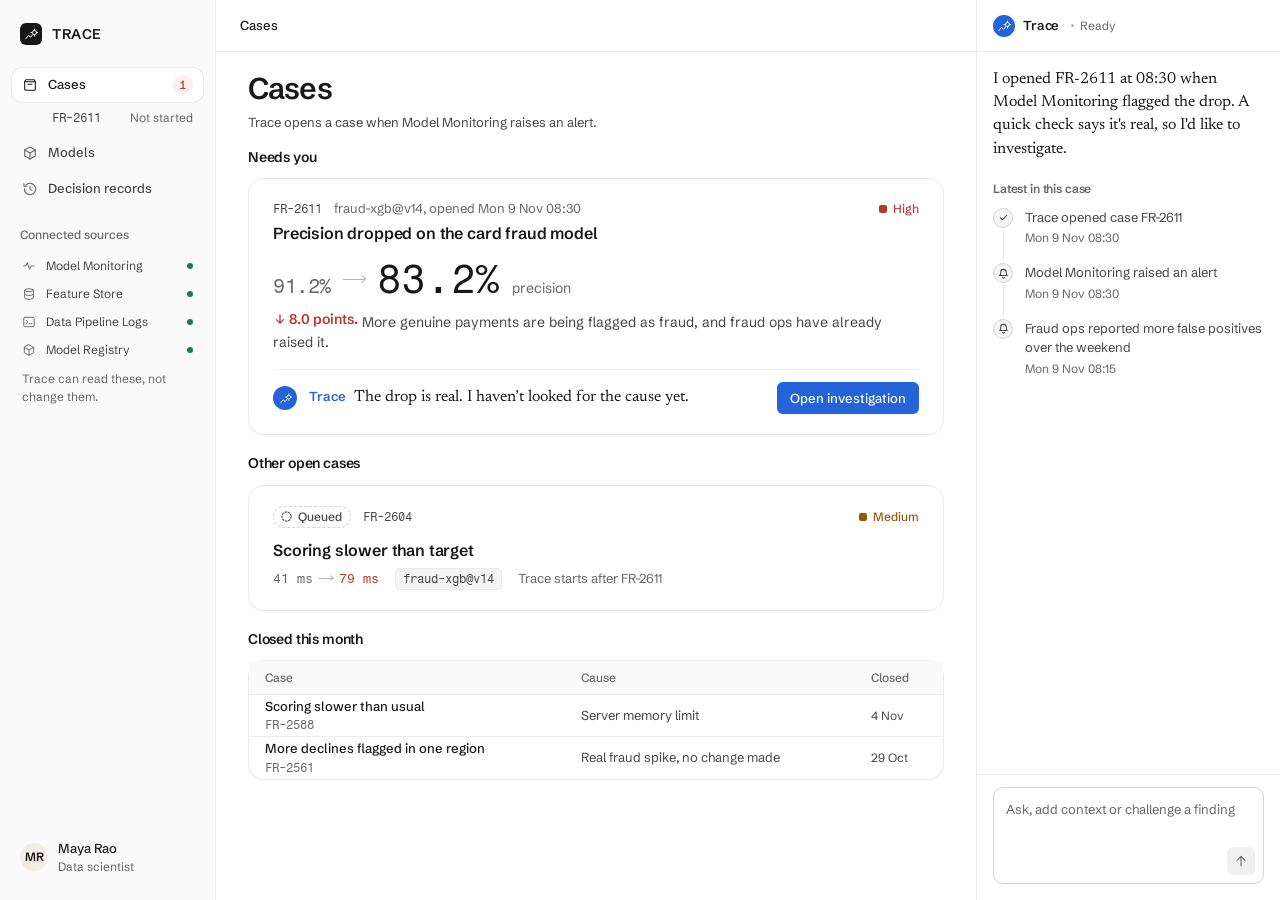
<file: app.html>
<!doctype html>
<html lang="en">
<head>
<meta charset="utf-8">
<meta name="viewport" content="width=device-width, initial-scale=1">
<title>TRACE</title>
<link rel="preconnect" href="https://fonts.googleapis.com">
<link rel="preconnect" href="https://fonts.gstatic.com" crossorigin>
<link rel="stylesheet" href="ds/tokens.css">
<link rel="stylesheet" href="ds/components.css">
<link rel="stylesheet" href="ds/trace.css">
<style>
/* App layout only. Everything visual comes from ds/ */
[hidden]{display:none!important}
/* Light surfaces: white workspace, the faintest grey for the frame. Grey only where it means something */
body{background:var(--bg-surface)}
.tapp{background:var(--bg-surface)}
.tapp .sidebar{background:var(--gray-25);border-right:1px solid var(--border)}
.tapp .sidebar .nav-item[aria-current="page"],.tapp .sb-sub[aria-current="page"]{background:var(--bg-surface);box-shadow:0 0 0 1px var(--border),var(--shadow-1)}
.tmain .topbar{background:var(--bg-surface)}
.tbody{background:var(--bg-surface)}
.tcontent .tcard,.tcontent .card,.tcontent .evidence{box-shadow:var(--shadow-1)}
/* Trace's live status, in the panel header */
.ap-avatar{position:relative;width:22px;height:22px}
.ap-avatar svg{width:12px;height:12px}
.ap-state{display:inline-flex;align-items:center;gap:6px;margin-left:var(--sp-1);font-size:var(--fs-12);color:var(--text-3)}
.ap-state::before{content:"";width:3px;height:3px;border-radius:50%;background:var(--gray-300)}
.ap-hd[data-state="busy"] .ap-state{color:var(--accent)}
.ap-hd[data-state="waiting"] .ap-state{color:var(--human)}
.ap-hd[data-state="busy"] .ap-avatar::after{content:"";position:absolute;inset:-3px;border-radius:50%;border:1.5px solid var(--accent);opacity:0;animation:ping 1.8s var(--ease) infinite}
#view:focus{outline:none}
html,body{height:100%}
body{overflow:hidden}
.tapp{display:grid;grid-template-columns:216px minmax(0,1fr) 304px;height:100vh}
.tapp .sidebar{overflow:auto}
.tmain{display:flex;flex-direction:column;min-width:0;min-height:0}
.tmain .topbar{position:static}
.sim-tag{display:inline-flex;align-items:center;gap:6px;height:24px;padding:0 9px;border:1px dashed var(--border-strong);border-radius:var(--r-full);font-size:var(--fs-12);color:var(--text-2)}
.sim-tag .icon{width:12px;height:12px}

/* Investigation steps: a real sequence, so numbered */
.steps{display:flex;align-items:center;gap:var(--sp-2);padding:var(--sp-2) var(--sp-6);border-bottom:1px solid var(--border);background:var(--bg-surface);min-height:48px}
.steps ol{list-style:none;display:flex;gap:2px;margin:0 auto;padding:0;overflow-x:auto}
.step-btn{display:inline-flex;align-items:center;gap:6px;height:30px;padding:0 10px;border:0;border-radius:var(--r-sm);background:none;font-size:var(--fs-12);font-weight:500;color:var(--text-3);white-space:nowrap}
.step-btn .n{display:inline-grid;place-items:center;width:18px;height:18px;border-radius:50%;border:1px solid var(--border-strong);font-size:var(--fs-12);font-variant-numeric:tabular-nums}
.step-btn .n .icon{width:11px;height:11px;stroke-width:2.4}
.step-btn:not(:disabled):hover{background:var(--bg-hover);color:var(--text)}
.step-btn:disabled{cursor:default;opacity:.7}
.step-btn.done{color:var(--text-2)}
.step-btn.done .n{background:var(--bg-active);border-color:var(--bg-active);color:var(--text)}
.step-btn[aria-current="step"]{background:var(--bg-active);color:var(--text)}
.step-btn .lbl{display:none}
.step-btn[aria-current="step"] .lbl{display:inline}
.step-btn[aria-current="step"] .n{background:var(--text);border-color:var(--text);color:var(--text-inverse)}

.tbody{flex:1;min-height:0;overflow:auto}
.tcontent{max-width:1040px;margin:0 auto;padding:var(--sp-6) var(--sp-8) var(--sp-12)}
.tcontent .page-hd{margin-bottom:var(--sp-5)}
.tcontent .page-hd .sub{display:flex;flex-wrap:wrap;align-items:center;gap:var(--sp-3);margin-top:var(--sp-2)}
.sec{margin-top:var(--sp-8)}
.sec>h2{margin-bottom:var(--sp-3);font-size:var(--fs-14);font-weight:600}
.sec>h2 small{margin-left:var(--sp-2);font-weight:400;color:var(--text-3);font-size:var(--fs-13)}
.banner{margin-bottom:var(--sp-5)}
.page-actions{display:flex;align-items:center;gap:var(--sp-3);margin-top:var(--sp-8);padding-top:var(--sp-5);border-top:1px solid var(--border)}
.page-actions .end{margin-left:auto;display:flex;gap:var(--sp-2)}
.edge{display:inline-flex;align-items:center;gap:6px;font-size:var(--fs-13);color:var(--text-2)}
.edge .tag{border-style:dashed}
.objective{font-size:var(--fs-16);line-height:1.5;max-width:64ch}
.split{display:grid;grid-template-columns:minmax(0,300px) minmax(0,1fr);gap:var(--sp-5);align-items:start}
.list-plain{list-style:none;margin:0;padding:0;display:grid;gap:var(--sp-2)}
.chips{display:flex;flex-wrap:wrap;gap:var(--sp-2)}
.sources{display:grid;grid-template-columns:repeat(2,minmax(0,1fr));gap:var(--sp-2)}
.plan-steps{list-style:none;margin:0;padding:0;counter-reset:s}
.plan-steps li{display:grid;grid-template-columns:28px 1fr auto;gap:var(--sp-3);align-items:start;padding:var(--sp-3) 0;border-top:1px solid var(--border)}
.plan-steps li:first-child{border-top:0}
.plan-steps .when{font-size:var(--fs-12);font-weight:600;color:var(--text-3)}
.plan-steps b{display:block;font-size:var(--fs-14);font-weight:600}
.plan-steps p{font-size:var(--fs-13);color:var(--text-2)}
.chart{display:block;width:100%;height:160px}
.big-check{display:grid;place-items:center;width:40px;height:40px;border-radius:50%}

/* Selected item in lists */
.hypo-list{display:grid;gap:var(--sp-3)}
.hypo-list .tcard{cursor:pointer}
.mini-hypo{padding:var(--sp-3) var(--sp-4)}
.mini-hypo .row{gap:var(--sp-2)}
.mini-hypo p{margin-top:var(--sp-2);font-family:var(--serif);font-size:var(--fs-16);line-height:1.35}

/* Right-side agent panel */
.agentpanel{display:flex;flex-direction:column;min-height:0;background:var(--bg-surface);border-left:1px solid var(--border)}
.ap-hd{display:flex;align-items:center;gap:var(--sp-2);height:var(--topbar-h);padding:0 var(--sp-4);border-bottom:1px solid var(--border);flex:none}
.ap-hd h2{font-size:var(--fs-13);font-weight:600}
.ap-bd{flex:1;min-height:0;overflow:auto;padding:var(--sp-4)}
.ap-say{font-family:var(--serif);font-size:var(--fs-16);line-height:1.45;color:var(--text)}
.ap-sec{margin-top:var(--sp-5)}
.ap-sec h3{margin-bottom:var(--sp-3);font-size:var(--fs-12);font-weight:600;color:var(--text-3)}
.ap-ft{flex:none;padding:var(--sp-3) var(--sp-4) var(--sp-4);border-top:1px solid var(--border)}
.ap-ft .composer textarea{min-height:44px}
.thread{margin-top:var(--sp-3)}
/* Maya pushing back: her colour (ink on warm paper), clearly hers */
.pushback{margin-top:var(--sp-6);padding:var(--sp-4) var(--sp-5);border:1px solid var(--human-line);border-radius:var(--r-lg);background:var(--human-soft)}
.pushback .pb-hd{display:flex;gap:var(--sp-3);align-items:flex-start}
.pushback h2{font-size:var(--fs-14);font-weight:600}
.pushback .pb-hd p{font-size:var(--fs-13);color:var(--text-2)}
.pushback .input{background:var(--bg-surface)}
.pushback .msg.agent .msg-bd{display:none}
/* ---------- Left sidebar ---------- */
.sb-count{min-width:20px;height:20px;padding:0 6px;display:inline-grid;place-items:center;border-radius:var(--r-full);background:var(--danger-soft);color:var(--danger)!important;font-weight:600}
.sb-sub{display:flex;align-items:center;gap:var(--sp-2);height:28px;margin:0 0 2px 30px;padding:0 10px;border-radius:var(--r-sm);font-size:var(--fs-12);color:var(--text-2);text-decoration:none!important}
.sb-sub:hover{background:var(--bg-hover);color:var(--text)}
.sb-sub[aria-current="page"]{background:var(--bg-active);color:var(--text)}
.sb-sub .t-id{color:inherit}
.sb-sub #nav-step{margin-left:auto;color:var(--text-3)}
.sb-sources ul{list-style:none;margin:0;padding:0}
.sb-sources li{display:flex;align-items:center;gap:10px;height:28px;padding:0 10px;font-size:var(--fs-12);color:var(--text-2)}
.sb-sources li .icon{width:14px;height:14px;color:var(--text-3)}
.sb-sources .dot{margin-left:auto;width:6px;height:6px;border-radius:50%;background:var(--success)}
.sb-sources li[data-off] .dot{background:var(--danger)}
.sb-sources li[data-off]{color:var(--danger)}
.sb-note{padding:var(--sp-1) 10px 0;font-size:var(--fs-12);color:var(--text-3)}

/* Canvas inside the workspace: three branches must fit beside the agent panel */
.tcontent .node{width:228px}
.tcontent .wf-split{grid-auto-columns:minmax(228px,1fr)}
.tcontent .canvas{padding:var(--sp-6) var(--sp-4)}
/* ---------- Screen 01: Cases. Refines the original case card ---------- */
.tcontent.is-cases{padding-top:var(--sp-5);padding-bottom:var(--sp-4)}
.is-cases .page-hd{margin-bottom:var(--sp-4)}
.is-cases .sec{margin-top:var(--sp-5)}
.is-cases .table td{height:42px}
.cx{padding:var(--sp-5) var(--sp-6)}
.cx-top{display:flex;align-items:baseline;gap:var(--sp-3);font-size:var(--fs-13);color:var(--text-3)}
.cx-top .sev{margin-left:auto}
.cx h3{margin-top:var(--sp-1)}
.cx h3 a{color:inherit;text-decoration:none}
.cx h3 a:hover{text-decoration:underline;text-underline-offset:3px}
.cx-metric{margin-top:var(--sp-4)}
.cx-vals{display:inline-flex;align-items:baseline;gap:var(--sp-3);font-family:var(--mono);letter-spacing:-.03em}
.cx-vals .was{font-size:20px;color:var(--text-3)}
.cx-vals .now{font-size:40px;line-height:1;color:var(--text)}
.cx-vals .to{align-self:center;width:22px;height:1px;background:var(--gray-300);position:relative}
.cx-vals .to::after{content:"";position:absolute;right:0;top:-3px;width:6px;height:6px;border-top:1px solid var(--gray-300);border-right:1px solid var(--gray-300);transform:rotate(45deg)}
.cx-label{font-family:var(--font);font-size:var(--fs-14);letter-spacing:0;color:var(--text-3)}
.cx-why{margin-top:var(--sp-2);font-size:var(--fs-14);color:var(--text-2)}
.cx-delta{display:inline-flex;align-items:center;gap:2px;font-weight:600;color:var(--danger)}
.cx-delta .icon{width:14px;height:14px;stroke-width:2.2}
.cx-foot{display:flex;align-items:center;gap:var(--sp-3);margin-top:var(--sp-4);padding-top:var(--sp-3);border-top:1px solid var(--border)}
.cx-foot .avatar{width:24px;height:24px}
.cx-foot .avatar svg{width:13px;height:13px}
.cx-trace{flex:1;min-width:0;font-family:var(--serif);font-size:var(--fs-16);line-height:1.35;color:var(--text)}
.cx-trace b{font-family:var(--font);font-size:var(--fs-13);font-weight:600;color:var(--accent);margin-right:4px}
.cx-act{display:flex;gap:var(--sp-2);flex:none}
.fade-in{animation:fadeIn 260ms var(--ease) both}
@keyframes fadeIn{from{opacity:0;transform:translateY(4px)}to{opacity:1;transform:none}}
</style>
</head>
<body>
<div class="tapp" id="app">
  <aside class="sidebar" aria-label="TRACE navigation">
    <div class="brand"><span class="brand-mark"><i data-icon="trace"></i></span>TRACE</div>
    <nav class="nav-group" aria-label="Main">
      <a class="nav-item" href="#/cases" data-nav="cases"><i data-icon="cases"></i>Cases<span class="count sb-count" id="nav-count"></span></a>
      <a class="sb-sub" href="#/investigate" id="nav-current"><span class="t-id">FR-2611</span><span id="nav-step">Not started</span></a>
      <a class="nav-item" href="#/models" data-nav="models"><i data-icon="registry"></i>Models</a>
      <a class="nav-item" href="#/record" data-nav="activity"><i data-icon="history"></i>Decision records</a>
    </nav>
    <section class="nav-group sb-sources" aria-labelledby="sb-src-title">
      <span class="nav-label" id="sb-src-title">Connected sources</span>
      <ul>
        <li id="src-mon"><i data-icon="monitor"></i>Model Monitoring<span class="dot"></span></li>
        <li id="src-fs"><i data-icon="database"></i>Feature Store<span class="dot"></span></li>
        <li id="src-pl"><i data-icon="pipeline"></i>Data Pipeline Logs<span class="dot"></span></li>
        <li id="src-mr"><i data-icon="registry"></i>Model Registry<span class="dot"></span></li>
      </ul>
      <p class="sb-note">Trace can read these, not change them.</p>
    </section>
    <div class="spacer"></div>
    <div class="user"><span class="avatar">MR</span><span><b>Maya Rao</b><small>Data scientist</small></span></div>
  </aside>

  <div class="tmain">
    <header class="topbar">
      <nav class="crumbs" aria-label="Breadcrumb" id="crumbs"></nav>
    </header>
    <div class="steps" id="steps" hidden></div>
    <div class="tbody" id="tbody"><main class="tcontent" id="view" tabindex="-1"></main></div>
  </div>

  <aside class="agentpanel" aria-label="Trace">
    <div class="ap-hd" id="ap-hd"><span class="avatar agent ap-avatar"><i data-icon="trace"></i></span><h2>Trace</h2><span class="ap-state" id="ap-state" role="status" aria-live="polite"></span></div>
    <div class="ap-bd" id="ap-bd"></div>
    <div class="ap-ft">
      <div class="composer">
        <label class="sr" for="ask">Ask Trace or challenge a finding</label>
        <textarea id="ask" rows="2" placeholder="Ask, add context or challenge a finding"></textarea>
        <div class="composer-ft"><span class="t-meta" id="ask-hint"></span><div class="end"><button class="send" id="send" aria-label="Send" disabled><i data-icon="send"></i></button></div></div>
      </div>
    </div>
  </aside>
</div>
<script src="ds/icons.js"></script>
<script src="app.js"></script>
</body>
</html>
</file>
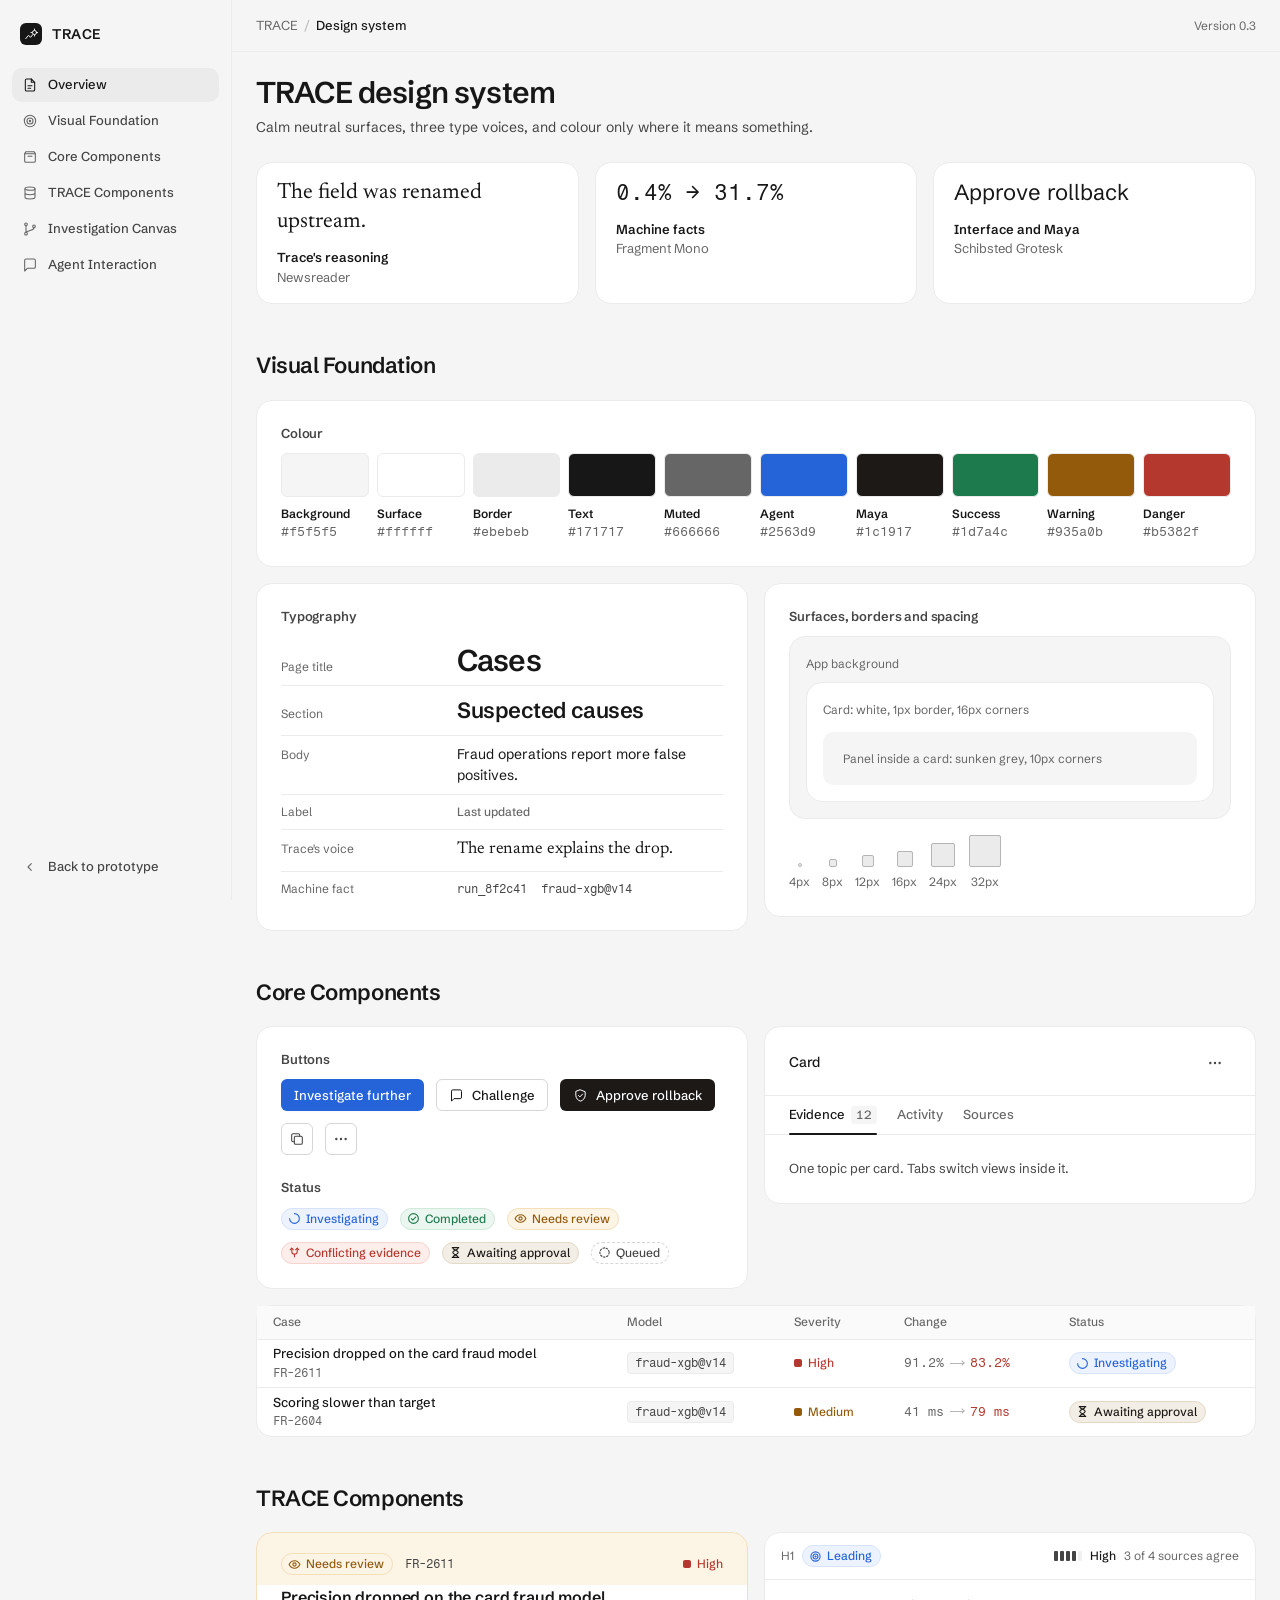
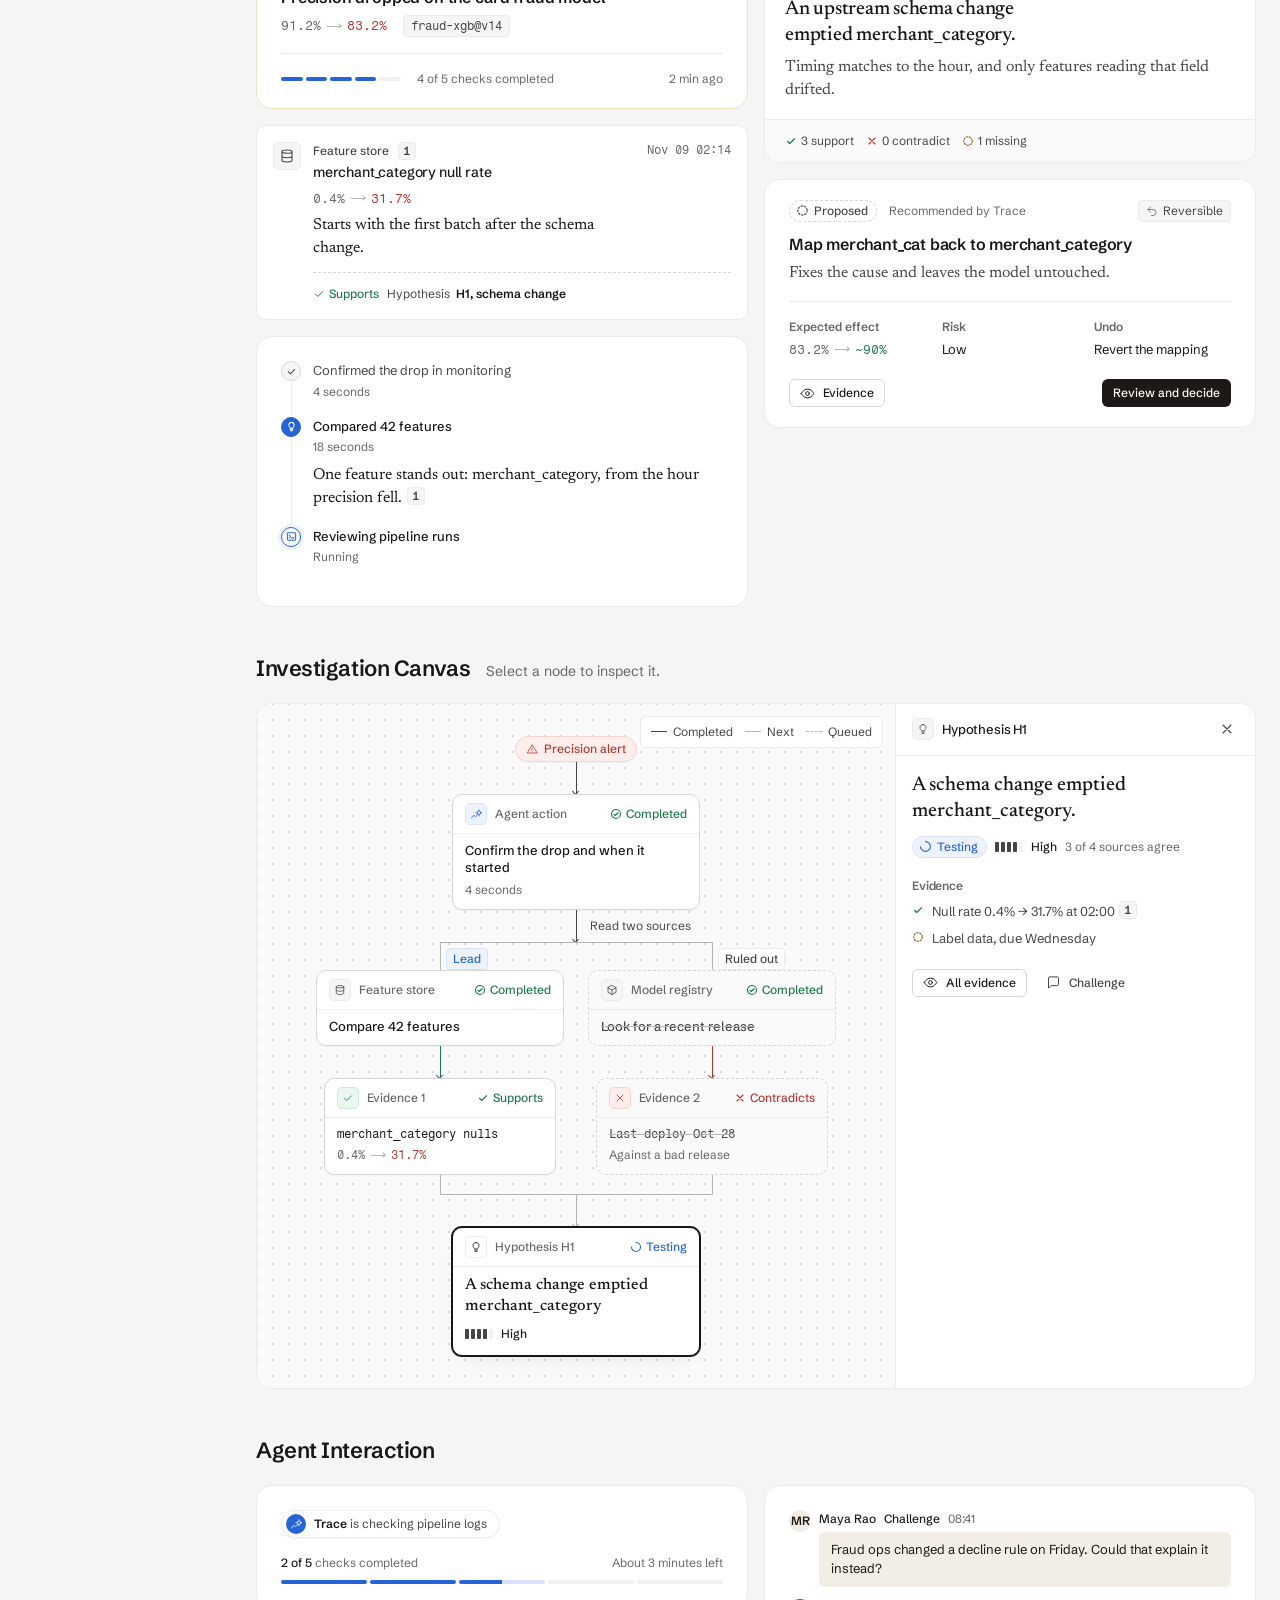
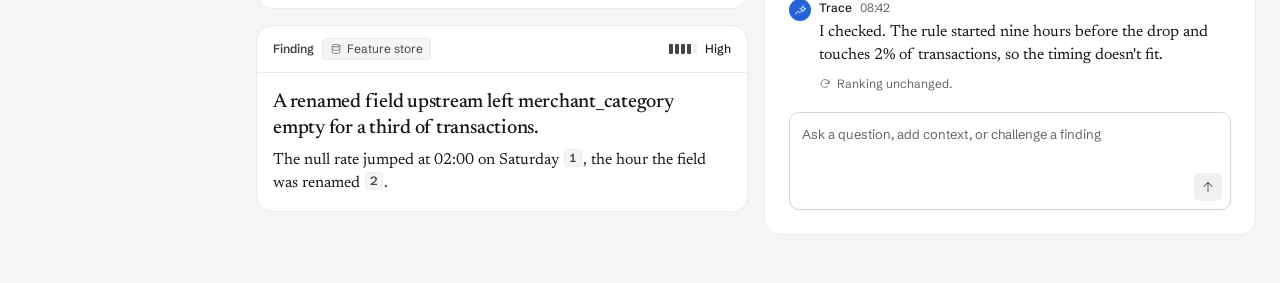
<file: design-system.html>
<!doctype html>
<html lang="en">
<head>
<meta charset="utf-8">
<meta name="viewport" content="width=device-width, initial-scale=1">
<title>TRACE Design System</title>
<link rel="preconnect" href="https://fonts.googleapis.com">
<link rel="preconnect" href="https://fonts.gstatic.com" crossorigin>
<link rel="stylesheet" href="ds/tokens.css">
<link rel="stylesheet" href="ds/components.css">
<link rel="stylesheet" href="ds/trace.css">
<style>
/* Preview-page scaffolding only. Every component shown here comes from ds/ */
.ds-sec{padding-top:var(--sp-12);scroll-margin-top:calc(var(--topbar-h) + var(--sp-4))}
.ds-sec>header{display:flex;align-items:baseline;gap:var(--sp-4);margin-bottom:var(--sp-5)}
.ds-sec>header p{font-size:var(--fs-14);color:var(--text-3)}
.ds-sub{margin:var(--sp-6) 0 var(--sp-3);font-size:var(--fs-13);font-weight:600;color:var(--text-2)}
.ds-sub:first-child{margin-top:0}
.ds-spec{background:var(--bg-surface);border:1px solid var(--border);border-radius:var(--r-lg);padding:var(--sp-6)}
.ds-row{display:flex;flex-wrap:wrap;align-items:center;gap:var(--sp-3)}
.ds-cols{display:grid;grid-template-columns:repeat(var(--c,2),minmax(0,1fr));gap:var(--sp-4);align-items:start}

/* Overview */
.ds-voices{display:grid;grid-template-columns:repeat(3,minmax(0,1fr));gap:var(--sp-4);margin-top:var(--sp-6)}
.ds-voice{padding:var(--sp-4) var(--sp-5)}
.ds-voice .sample{display:block;font-size:22px;line-height:1.3;color:var(--text)}
.ds-voice b{display:block;margin-top:var(--sp-3);font-size:var(--fs-13);font-weight:600}
.ds-voice p{font-size:var(--fs-13);color:var(--text-3)}

/* Foundation */
.ds-swatches{display:grid;grid-template-columns:repeat(10,minmax(0,1fr));gap:var(--sp-2)}
.ds-sw i{display:block;height:44px;border-radius:var(--r-sm);border:1px solid var(--border)}
.ds-sw b{display:block;margin-top:var(--sp-2);font-size:var(--fs-12);font-weight:600}
.ds-sw code{display:block;color:var(--text-3)}
.ds-type{display:grid;grid-template-columns:160px 1fr;align-items:baseline;gap:var(--sp-4);padding:var(--sp-2) 0}
.ds-type+.ds-type{border-top:1px solid var(--border)}
.ds-cap{font-size:var(--fs-12);color:var(--text-3)}
.ds-layers{padding:var(--sp-4);border-radius:var(--r-lg);background:var(--bg-app);border:1px solid var(--border)}
.ds-layers .card{padding:var(--sp-4)}
.ds-layers .panel{margin-top:var(--sp-3)}
.ds-space{display:flex;align-items:flex-end;gap:var(--sp-3);margin-top:var(--sp-4)}
.ds-space div{text-align:center}
.ds-space i{display:block;margin:0 auto var(--sp-1);background:var(--bg-active);border:1px solid var(--gray-300);border-radius:2px}

.ds-app .sidebar{position:sticky;top:0;height:100vh;overflow:auto}
.ds-app .content{max-width:1180px}
</style>
</head>
<body>
<div class="app ds-app">
  <aside class="sidebar" aria-label="Design system sections">
    <div class="brand"><span class="brand-mark"><i data-icon="trace"></i></span>TRACE</div>
    <nav class="nav-group" aria-label="Sections">
      <a class="nav-item" href="#overview"><i data-icon="record"></i>Overview</a>
      <a class="nav-item" href="#foundation"><i data-icon="target"></i>Visual Foundation</a>
      <a class="nav-item" href="#core"><i data-icon="cases"></i>Core Components</a>
      <a class="nav-item" href="#trace"><i data-icon="database"></i>TRACE Components</a>
      <a class="nav-item" href="#canvas"><i data-icon="branch"></i>Investigation Canvas</a>
      <a class="nav-item" href="#agent"><i data-icon="message"></i>Agent Interaction</a>
    </nav>
    <div class="spacer"></div>
    <a class="nav-item" href="index.html"><i data-icon="chevLeft"></i>Back to prototype</a>
  </aside>

  <div class="main">
    <header class="topbar">
      <nav class="crumbs" aria-label="Breadcrumb"><a href="index.html">TRACE</a><span class="sep">/</span><span aria-current="page">Design system</span></nav>
      <div class="end"><span class="t-meta">Version 0.3</span></div>
    </header>

    <main class="content" id="main">
      <!-- ============ OVERVIEW ============ -->
      <section id="overview" style="scroll-margin-top:80px">
        <h1 class="t-page">TRACE design system</h1>
        <p class="t-secondary" style="margin-top:var(--sp-2);font-size:var(--fs-14)">Calm neutral surfaces, three type voices, and colour only where it means something.</p>
        <div class="ds-voices">
          <div class="card ds-voice"><span class="sample" style="font-family:var(--serif)">The field was renamed upstream.</span><b>Trace's reasoning</b><p>Newsreader</p></div>
          <div class="card ds-voice"><span class="sample" style="font-family:var(--mono)">0.4% → 31.7%</span><b>Machine facts</b><p>Fragment Mono</p></div>
          <div class="card ds-voice"><span class="sample">Approve rollback</span><b>Interface and Maya</b><p>Schibsted Grotesk</p></div>
        </div>
      </section>

      <!-- ============ VISUAL FOUNDATION ============ -->
      <section class="ds-sec" id="foundation" aria-labelledby="h-foundation">
        <header><h2 class="t-section" id="h-foundation">Visual Foundation</h2></header>
        <div class="ds-spec">
          <h3 class="ds-sub">Colour</h3>
          <div class="ds-swatches" id="sw"></div>
        </div>
        <div class="ds-cols" style="margin-top:var(--sp-4);--c:2">
          <div class="ds-spec">
            <h3 class="ds-sub">Typography</h3>
            <div class="ds-type"><span class="ds-cap">Page title</span><span class="t-page">Cases</span></div>
            <div class="ds-type"><span class="ds-cap">Section</span><span class="t-section">Suspected causes</span></div>
            <div class="ds-type"><span class="ds-cap">Body</span><span class="t-body">Fraud operations report more false positives.</span></div>
            <div class="ds-type"><span class="ds-cap">Label</span><span class="t-label">Last updated</span></div>
            <div class="ds-type"><span class="ds-cap">Trace's voice</span><span class="voice">The rename explains the drop.</span></div>
            <div class="ds-type"><span class="ds-cap">Machine fact</span><span class="t-id">run_8f2c41&nbsp;&nbsp;fraud-xgb@v14</span></div>
          </div>
          <div class="ds-spec">
            <h3 class="ds-sub">Surfaces, borders and spacing</h3>
            <div class="ds-layers">
              <span class="ds-cap">App background</span>
              <div class="card" style="margin-top:var(--sp-2)"><span class="ds-cap">Card: white, 1px border, 16px corners</span>
                <div class="panel"><span class="ds-cap">Panel inside a card: sunken grey, 10px corners</span></div>
              </div>
            </div>
            <div class="ds-space" id="space"></div>
          </div>
        </div>
      </section>

      <!-- ============ CORE COMPONENTS ============ -->
      <section class="ds-sec" id="core" aria-labelledby="h-core">
        <header><h2 class="t-section" id="h-core">Core Components</h2></header>
        <div class="ds-cols" style="--c:2">
          <div class="ds-spec">
            <h3 class="ds-sub">Buttons</h3>
            <div class="ds-row">
              <button class="btn btn-primary">Investigate further</button>
              <button class="btn btn-secondary"><i data-icon="message"></i>Challenge</button>
              <button class="btn btn-human"><i data-icon="shieldCheck"></i>Approve rollback</button>
              <button class="icon-btn outline" aria-label="Copy run ID"><i data-icon="copy"></i></button>
              <button class="icon-btn outline" aria-label="More actions"><i data-icon="more"></i></button>
            </div>
            <h3 class="ds-sub">Status</h3>
            <div class="ds-row">
              <span class="status" data-status="investigating"></span>
              <span class="status" data-status="completed"></span>
              <span class="status" data-status="needs-review"></span>
              <span class="status" data-status="conflicting"></span>
              <span class="status" data-status="awaiting-approval"></span>
              <span class="status" data-status="queued"></span>
            </div>
          </div>
          <article class="card">
            <div class="card-hd"><h3>Card</h3><div class="end"><button class="icon-btn" aria-label="More options"><i data-icon="more"></i></button></div></div>
            <div class="tabs" role="tablist" aria-label="Example tabs" style="padding:0 var(--sp-6)">
              <button class="tab" role="tab" aria-selected="true">Evidence <span class="count">12</span></button>
              <button class="tab" role="tab" aria-selected="false">Activity</button>
              <button class="tab" role="tab" aria-selected="false">Sources</button>
            </div>
            <div class="card-bd"><p class="t-secondary">One topic per card. Tabs switch views inside it.</p></div>
          </article>
        </div>
        <div class="card" style="margin-top:var(--sp-4)">
          <div class="table-wrap">
            <table class="table">
              <thead><tr><th scope="col">Case</th><th scope="col">Model</th><th scope="col">Severity</th><th scope="col">Change</th><th scope="col">Status</th></tr></thead>
              <tbody>
                <tr><td class="primary">Precision dropped on the card fraud model<span class="sub t-id">FR-2611</span></td><td><span class="tag mono">fraud-xgb@v14</span></td><td><span class="sev high">High</span></td><td><span class="shift"><span class="was">91.2%</span><i class="to"></i><span class="now bad">83.2%</span></span></td><td><span class="status" data-status="investigating"></span></td></tr>
                <tr><td class="primary">Scoring slower than target<span class="sub t-id">FR-2604</span></td><td><span class="tag mono">fraud-xgb@v14</span></td><td><span class="sev medium">Medium</span></td><td><span class="shift"><span class="was">41 ms</span><i class="to"></i><span class="now bad">79 ms</span></span></td><td><span class="status" data-status="awaiting-approval"></span></td></tr>
              </tbody>
            </table>
          </div>
        </div>
      </section>

      <!-- ============ TRACE COMPONENTS ============ -->
      <section class="ds-sec" id="trace" aria-labelledby="h-trace">
        <header><h2 class="t-section" id="h-trace">TRACE Components</h2></header>
        <div class="ds-cols" style="--c:2">
          <div class="stack gap-4">
            <a class="tcard case attention" href="#trace">
              <div class="case-top"><span class="status" data-status="needs-review"></span><span class="t-id">FR-2611</span><div class="end"><span class="sev high">High</span></div></div>
              <h3>Precision dropped on the card fraud model</h3>
              <div class="case-metric"><span class="shift"><span class="was">91.2%</span><i class="to"></i><span class="now bad">83.2%</span></span><span class="tag mono">fraud-xgb@v14</span></div>
              <div class="case-foot"><div class="progress-bar" aria-hidden="true"><span class="done"></span><span class="done"></span><span class="done"></span><span class="done"></span><span></span></div><span>4 of 5 checks completed</span><span class="end">2 min ago</span></div>
            </a>
            <article class="evidence" data-relation="supports">
              <span class="source-ic"><i data-icon="database"></i></span>
              <div>
                <div class="evidence-src"><b>Feature store</b><span class="cite">1</span></div>
                <h3>merchant_category null rate</h3>
                <div class="obs"><span class="shift"><span class="was">0.4%</span><i class="to"></i><span class="now bad">31.7%</span></span></div>
                <p>Starts with the first batch after the schema change.</p>
              </div>
              <time class="when">Nov 09 02:14</time>
              <div class="rel"><span class="rel-tag supports"><i data-icon="check"></i>Supports</span><span class="hypo-link">Hypothesis <b>H1, schema change</b></span></div>
            </article>
            <div class="card card-bd">
              <ol class="activity">
                <li class="act" data-state="completed"><span class="act-ic"><i data-icon="check"></i></span><div><b>Confirmed the drop in monitoring</b><small>4 seconds</small></div></li>
                <li class="act" data-state="finding"><span class="act-ic"><i data-icon="lightbulb"></i></span><div><b>Compared 42 features</b><small>18 seconds</small><p class="reason">One feature stands out: merchant_category, from the hour precision fell. <a class="cite" href="#trace">1</a></p></div></li>
                <li class="act" data-state="running"><span class="act-ic"><i data-icon="pipeline"></i></span><div><b>Reviewing pipeline runs</b><small>Running</small></div></li>
              </ol>
            </div>
          </div>
          <div class="stack gap-4">
            <article class="tcard hypo">
              <div class="finding-hd"><span class="rank">H1</span><span class="status" data-status="leading"></span><div class="end"><span class="conf" data-level="4"><span class="conf-meter" aria-hidden="true"><i></i><i></i><i></i><i></i><i></i></span><b>High</b><small>3 of 4 sources agree</small></span></div></div>
              <div class="hypo-bd"><h3>An upstream schema change emptied merchant_category.</h3><p class="why">Timing matches to the hour, and only features reading that field drifted.</p></div>
              <div class="hypo-ft"><div class="tally"><span class="sup"><i data-icon="check"></i>3 support</span><span class="con"><i data-icon="x"></i>0 contradict</span><span class="mis"><i data-icon="circleDash"></i>1 missing</span></div></div>
            </article>
            <article class="tcard action-card">
              <div class="action-top"><span class="status" data-status="proposed"></span><span class="t-meta">Recommended by Trace</span><div class="end"><span class="tag"><i data-icon="undo"></i>Reversible</span></div></div>
              <h3>Map merchant_cat back to merchant_category</h3>
              <p class="why">Fixes the cause and leaves the model untouched.</p>
              <dl class="action-grid">
                <div><dt>Expected effect</dt><dd><span class="shift"><span class="was">83.2%</span><i class="to"></i><span class="now good">~90%</span></span></dd></div>
                <div><dt>Risk</dt><dd>Low</dd></div>
                <div><dt>Undo</dt><dd>Revert the mapping</dd></div>
              </dl>
              <div class="action-foot"><button class="btn btn-secondary btn-sm"><i data-icon="eye"></i>Evidence</button><span class="end"><button class="btn btn-human btn-sm">Review and decide</button></span></div>
            </article>
          </div>
        </div>
      </section>

      <!-- ============ INVESTIGATION CANVAS ============ -->
      <section class="ds-sec" id="canvas" aria-labelledby="h-canvas">
        <header><h2 class="t-section" id="h-canvas">Investigation Canvas</h2><p>Select a node to inspect it.</p></header>
        <div class="investigation">
          <div class="canvas" role="group" aria-label="Investigation for case FR-2611" style="min-height:0">
            <div class="canvas-legend"><span><i class="done"></i>Completed</span><span><i></i>Next</span><span><i class="pending"></i>Queued</span></div>
            <div class="wf">
              <span class="node-pill trigger"><i data-icon="alert"></i>Precision alert</span>
              <div class="wf-link done"></div>
              <button class="node" data-type="agent" data-state="completed" data-node="confirm"><span class="node-hd"><span class="node-ic"><i data-icon="trace"></i></span><span class="node-kind">Agent action</span><span class="node-st" data-status="completed"></span></span><span class="node-bd"><span class="node-title">Confirm the drop and when it started</span><span class="node-meta">4 seconds</span></span></button>
              <div class="wf-link done"><span class="lbl">Read two sources</span></div>
              <div class="wf-split join">
                <div class="wf"><span class="branch-lbl lead">Lead</span>
                  <button class="node" data-type="source" data-state="completed" data-node="fs"><span class="node-hd"><span class="node-ic"><i data-icon="database"></i></span><span class="node-kind">Feature store</span><span class="node-st" data-status="completed"></span></span><span class="node-bd"><span class="node-title">Compare 42 features</span></span></button>
                  <div class="wf-link supports"></div>
                  <button class="node" data-type="evidence" data-relation="supports" data-state="supports" data-node="fs-ev"><span class="node-hd"><span class="node-ic"><i data-icon="check"></i></span><span class="node-kind">Evidence 1</span><span class="node-st" data-status="supports"></span></span><span class="node-bd"><span class="node-title">merchant_category nulls</span><span class="node-meta"><span class="shift"><span class="was">0.4%</span><i class="to"></i><span class="now bad">31.7%</span></span></span></span></button>
                  <i class="wf-tail"></i>
                </div>
                <div class="wf ruled-out"><span class="branch-lbl">Ruled out</span>
                  <button class="node" data-type="source" data-state="completed" data-node="reg"><span class="node-hd"><span class="node-ic"><i data-icon="registry"></i></span><span class="node-kind">Model registry</span><span class="node-st" data-status="completed"></span></span><span class="node-bd"><span class="node-title">Look for a recent release</span></span></button>
                  <div class="wf-link contradicts"></div>
                  <button class="node" data-type="evidence" data-relation="contradicts" data-state="contradicts" data-node="reg-ev"><span class="node-hd"><span class="node-ic"><i data-icon="x"></i></span><span class="node-kind">Evidence 2</span><span class="node-st" data-status="contradicts"></span></span><span class="node-bd"><span class="node-title">Last deploy Oct 28</span><span class="node-meta">Against a bad release</span></span></button>
                  <i class="wf-tail"></i>
                </div>
              </div>
              <div class="wf-link"></div>
              <button class="node" data-type="hypothesis" data-state="testing" data-node="h1" aria-current="true"><span class="node-hd"><span class="node-ic"><i data-icon="lightbulb"></i></span><span class="node-kind">Hypothesis H1</span><span class="node-st" data-status="testing"></span></span><span class="node-bd"><span class="node-title">A schema change emptied merchant_category</span><span class="node-conf conf" data-level="4"><span class="conf-meter" aria-hidden="true"><i></i><i></i><i></i><i></i><i></i></span><b>High</b></span></span></button>
            </div>
          </div>
          <aside class="inspector" aria-label="Selected node" aria-live="polite">
            <div class="inspector-hd"><span class="node-ic" id="ins-ic"></span><h3 id="ins-kind">Hypothesis H1</h3><div class="end"><button class="icon-btn" aria-label="Close inspector"><i data-icon="x"></i></button></div></div>
            <div class="inspector-bd" id="ins-body"></div>
          </aside>
        </div>

        <template id="ins-h1"><p class="ins-title voice-claim">A schema change emptied merchant_category.</p><div class="row gap-2" style="margin-top:var(--sp-3)"><span class="status" data-status="testing"></span><span class="conf" data-level="4"><span class="conf-meter" aria-hidden="true"><i></i><i></i><i></i><i></i><i></i></span><b>High</b><small>3 of 4 sources agree</small></span></div><div class="ins-sec"><h4>Evidence</h4><div class="ins-ev"><span class="ins-ev-item"><span class="rel-tag supports"><i data-icon="check"></i></span><span>Null rate 0.4% → 31.7% at 02:00 <a class="cite" href="#canvas">1</a></span></span><span class="ins-ev-item"><span class="rel-tag missing"><i data-icon="circleDash"></i></span><span>Label data, due Wednesday</span></span></div></div><div class="ins-actions"><button class="btn btn-secondary btn-sm"><i data-icon="eye"></i>All evidence</button><button class="btn btn-ghost btn-sm"><i data-icon="message"></i>Challenge</button></div></template>
        <template id="ins-fs-ev"><p class="ins-title">merchant_category null rate</p><div style="margin-top:var(--sp-3)"><span class="shift shift-lg"><span class="was">0.4%</span><i class="to"></i><span class="now bad">31.7%</span></span></div><dl class="kv ins-sec"><dt>Source</dt><dd>Feature store</dd><dt>Recorded</dt><dd class="mono">Nov 09 02:14</dd><dt>Relation</dt><dd><span class="status" data-status="supports"></span></dd><dt>Hypothesis</dt><dd>H1, schema change</dd></dl></template>
      </section>

      <!-- ============ AGENT INTERACTION ============ -->
      <section class="ds-sec" id="agent" aria-labelledby="h-agent">
        <header><h2 class="t-section" id="h-agent">Agent Interaction</h2></header>
        <div class="ds-cols" style="--c:2">
          <div class="stack gap-4">
            <div class="ds-spec">
              <span class="agent-status" role="status"><span class="avatar agent"><i data-icon="trace"></i></span><span class="txt"><b>Trace</b> is checking pipeline logs</span></span>
              <div class="progress" style="margin-top:var(--sp-4)" role="group" aria-label="2 of 5 checks completed">
                <div class="progress-top"><span><b>2 of 5</b> checks completed</span><span>About 3 minutes left</span></div>
                <div class="progress-bar" aria-hidden="true"><span class="done"></span><span class="done"></span><span class="active"></span><span></span><span></span></div>
              </div>
            </div>
            <article class="finding">
              <div class="finding-hd"><span class="rank">Finding</span><span class="tag"><i data-icon="database"></i>Feature store</span><div class="end"><span class="conf" data-level="4"><span class="conf-meter" aria-hidden="true"><i></i><i></i><i></i><i></i><i></i></span><b>High</b></span></div></div>
              <div class="finding-bd">
                <h3>A renamed field upstream left merchant_category empty for a third of transactions.</h3>
                <p class="why">The null rate jumped at 02:00 on Saturday <a class="cite" href="#trace">1</a>, the hour the field was renamed <a class="cite" href="#trace">2</a>.</p>
              </div>
            </article>
          </div>
          <div class="ds-spec">
            <div class="thread">
              <div class="msg human"><span class="avatar">MR</span><div><div class="msg-hd"><b>Maya Rao</b><span class="kind">Challenge</span><span>08:41</span></div><div class="msg-bd">Fraud ops changed a decline rule on Friday. Could that explain it instead?</div></div></div>
              <div class="msg agent"><span class="avatar agent"><i data-icon="trace"></i></span><div><div class="msg-hd"><b>Trace</b><span>08:42</span></div><div class="msg-bd">I checked. The rule started nine hours before the drop and touches 2% of transactions, so the timing doesn't fit.</div><span class="effect"><i data-icon="refresh" class="icon-xs"></i>Ranking unchanged.</span></div></div>
            </div>
            <div class="composer" style="margin-top:var(--sp-4)">
              <label class="sr" for="c-in">Ask Trace or challenge a finding</label>
              <textarea id="c-in" rows="2" placeholder="Ask a question, add context, or challenge a finding"></textarea>
              <div class="composer-ft"><div class="end"><button class="send" aria-label="Send" disabled><i data-icon="send"></i></button></div></div>
            </div>
          </div>
        </div>
      </section>
    </main>
  </div>
</div>

<script src="ds/icons.js"></script>
<script>
// Swatches read live token values, so this page can't drift from tokens.css
const css = getComputedStyle(document.documentElement);
document.getElementById('sw').innerHTML = [
  ['--bg-app','Background'],['--bg-surface','Surface'],['--border','Border'],['--text','Text'],['--text-3','Muted'],
  ['--accent','Agent'],['--human','Maya'],['--success','Success'],['--warning','Warning'],['--danger','Danger']
].map(([t, n]) => `<div class="ds-sw"><i style="background:var(${t})"></i><b>${n}</b><code>${css.getPropertyValue(t).trim()}</code></div>`).join('');
document.getElementById('space').innerHTML = [1,2,3,4,6,8].map(n => { const v = css.getPropertyValue('--sp-'+n).trim(); return `<div><i style="width:${v};height:${v}"></i><span class="ds-cap">${v}</span></div>`; }).join('');
TRACE.paint();

// Sidebar highlights the section in view
const links = [...document.querySelectorAll('.ds-app > .sidebar .nav-item[href^="#"]')];
const secs = links.map(l => document.querySelector(l.getAttribute('href')));
function spy(){
  let cur = secs[0];
  for (const s of secs) if (s.getBoundingClientRect().top < 140) cur = s;
  if (innerHeight + scrollY >= document.body.scrollHeight - 4) cur = secs[secs.length - 1];
  links.forEach((l, i) => secs[i] === cur ? l.setAttribute('aria-current','page') : l.removeAttribute('aria-current'));
}
addEventListener('scroll', spy, {passive:true}); spy();

// Tabs: click and arrow keys
function selectTab(tab){ [...tab.parentElement.querySelectorAll('.tab')].forEach(t => { t.setAttribute('aria-selected', t === tab); t.tabIndex = t === tab ? 0 : -1; }); tab.focus(); }
document.querySelectorAll('[role="tablist"]').forEach(list => {
  list.querySelectorAll('.tab').forEach(t => { t.tabIndex = t.getAttribute('aria-selected') === 'true' ? 0 : -1; t.addEventListener('click', () => selectTab(t)); });
  list.addEventListener('keydown', e => {
    if (!['ArrowLeft','ArrowRight'].includes(e.key)) return;
    const tabs = [...list.querySelectorAll('.tab')], i = tabs.indexOf(document.activeElement);
    selectTab(tabs[(i + (e.key === 'ArrowRight' ? 1 : -1) + tabs.length) % tabs.length]); e.preventDefault();
  });
});

// Canvas: selecting a node fills the inspector
const insBody = document.getElementById('ins-body');
function inspect(btn){
  document.querySelectorAll('.investigation button.node').forEach(n => n.setAttribute('aria-current', n === btn));
  document.getElementById('ins-kind').textContent = btn.querySelector('.node-kind').textContent;
  document.getElementById('ins-ic').innerHTML = btn.querySelector('.node-ic').innerHTML;
  const tpl = document.getElementById('ins-' + btn.dataset.node);
  if (tpl) insBody.replaceChildren(tpl.content.cloneNode(true));
  else insBody.innerHTML = `<p class="ins-title">${btn.querySelector('.node-title').textContent}</p><div style="margin-top:var(--sp-3)"><span class="status" data-status="${btn.dataset.state}"></span></div>${btn.querySelector('.node-meta') ? `<p class="t-secondary" style="margin-top:var(--sp-3)">${btn.querySelector('.node-meta').innerHTML}</p>` : ''}`;
  TRACE.paint(insBody);
}
document.querySelectorAll('.investigation button.node').forEach(n => n.addEventListener('click', () => inspect(n)));
inspect(document.querySelector('.investigation button.node[data-node="h1"]'));

document.getElementById('c-in').addEventListener('input', e => { document.querySelector('.send').disabled = !e.target.value.trim(); });
</script>
</body>
</html>
</file>
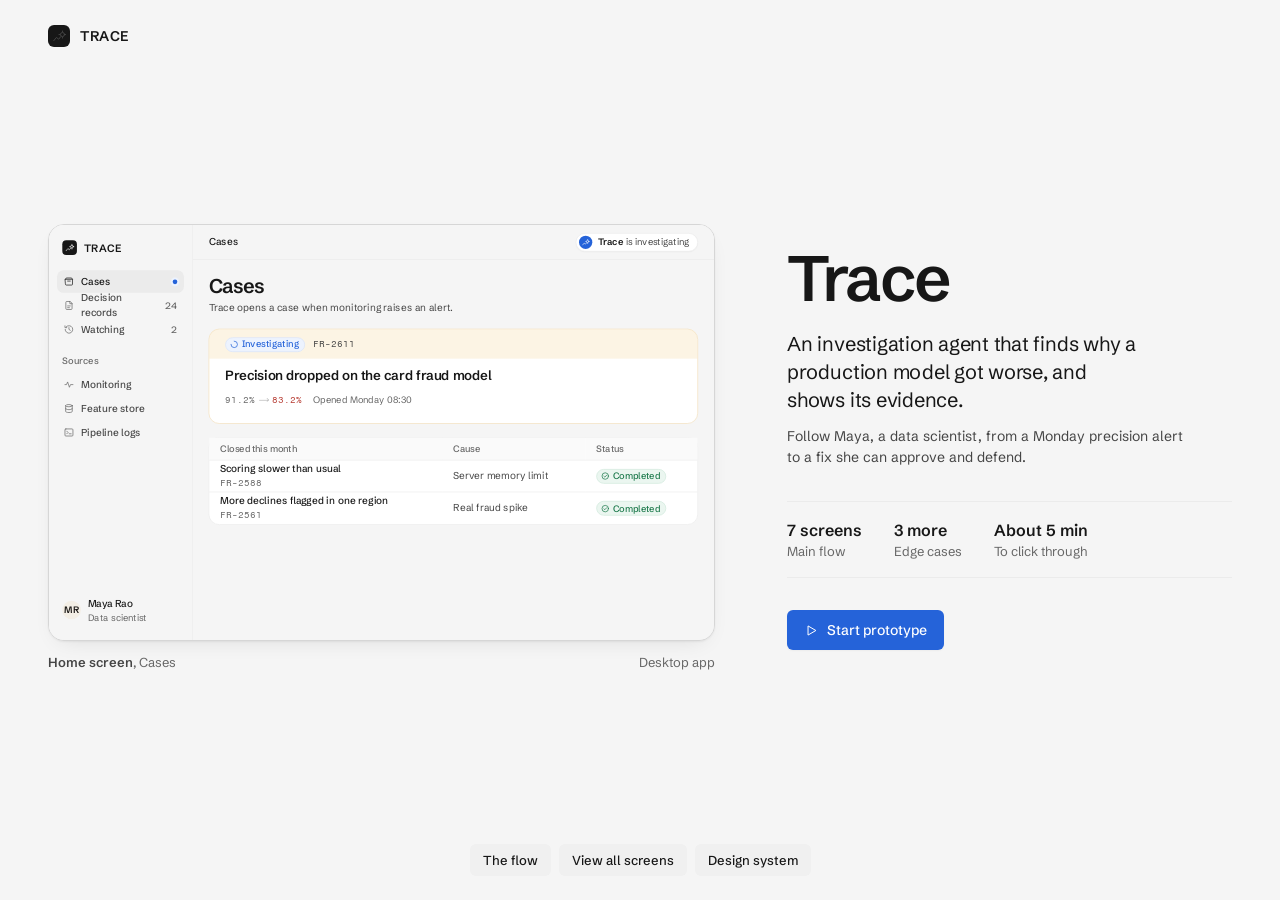
<file: index-old.html>
<!doctype html>
<html lang="en">
<head>
<meta charset="utf-8">
<meta name="viewport" content="width=device-width, initial-scale=1">
<title>Trace Prototype</title>
<link rel="preconnect" href="https://fonts.googleapis.com">
<link rel="preconnect" href="https://fonts.gstatic.com" crossorigin>
<link rel="stylesheet" href="ds/tokens.css">
<link rel="stylesheet" href="ds/components.css">
<style>
/* Landing-page layout only. Colours, type and components come from ds/ */
html{scroll-behavior:smooth}
.skip{position:absolute;left:16px;top:-60px;background:var(--text);color:var(--text-inverse);padding:10px 14px;border-radius:var(--r-sm);z-index:100}
.skip:focus{top:12px}
[hidden]{display:none!important}
#main:focus,.sheet h2:focus{outline:none}

/* ================= HOME ================= */
.home{max-width:1440px;margin:0 auto;padding:0 var(--sp-12);min-height:100vh;display:flex;flex-direction:column}
.bar{display:flex;align-items:center;height:72px;flex:none}
.bar .brand{margin:0;padding:0;text-decoration:none!important;color:var(--text)}
#main{flex:1;display:flex;flex-direction:column}

.hero{flex:1;display:grid;grid-template-columns:minmax(0,1.5fr) minmax(320px,1fr);gap:72px;align-items:center;padding:var(--sp-6) 0}

/* Thumbnail: the real Cases screen, built from DS components and scaled to fit */
.thumb{display:block;border-radius:var(--r-lg);text-decoration:none!important;color:inherit}
.thumb-frame{position:relative;aspect-ratio:16/10;overflow:hidden;border-radius:var(--r-lg);border:1px solid var(--border-strong);background:var(--bg-app);box-shadow:var(--shadow-2);transition:box-shadow var(--dur) var(--ease),transform 400ms var(--ease)}
.thumb:hover .thumb-frame{box-shadow:var(--shadow-3);transform:translateY(-2px)}
.thumb-screen{position:absolute;left:0;top:0;width:1000px;height:625px;transform:scale(var(--s,.76));transform-origin:0 0;pointer-events:none;
  /* Preview type is set larger so it stays readable after scaling (smallest text renders at about 10.5px) */
  --fs-12:14px;--fs-13:15px;--fs-14:16px;--fs-16:20px;--fs-30:30px;--sidebar-w:216px}
.thumb-screen .app{min-height:0;height:100%}
.thumb-screen .content{padding-top:var(--sp-6)}
.thumb-screen .page-hd{margin-bottom:var(--sp-5)}
.thumb-cap{display:flex;justify-content:space-between;margin-top:var(--sp-3);font-size:var(--fs-13);color:var(--text-3)}
.thumb-cap b{font-weight:600;color:var(--text-2)}

.copy h1{font-size:64px;font-weight:600;letter-spacing:-.04em;line-height:1}
.copy .what{margin-top:var(--sp-5);font-size:var(--fs-20);line-height:1.4;letter-spacing:-.012em;color:var(--text);max-width:30ch;text-wrap:pretty}
.copy .how{margin-top:var(--sp-3);font-size:var(--fs-14);line-height:1.55;color:var(--text-2);max-width:44ch;text-wrap:pretty}
.facts{display:flex;gap:var(--sp-8);margin:var(--sp-8) 0;padding:var(--sp-4) 0;border-top:1px solid var(--border);border-bottom:1px solid var(--border)}
.facts div{font-size:var(--fs-13);color:var(--text-3)}
.facts b{display:block;font-size:var(--fs-16);font-weight:600;color:var(--text)}

.foot-nav{flex:none;display:flex;gap:var(--sp-2);justify-content:center;padding:var(--sp-5) 0 var(--sp-6)}

/* ================= FLOW + ALL SCREENS PAGES ================= */
.subpage{max-width:1440px;margin:0 auto;padding:0 var(--sp-12) var(--sp-12)}
.sub-bar{height:64px;display:flex;align-items:center}
.sheet{background:var(--bg-surface);border:1px solid var(--border);border-radius:var(--r-lg);padding:var(--sp-8) var(--sp-10) var(--sp-10)}
.sheet-hd{display:flex;align-items:baseline;justify-content:space-between;gap:var(--sp-6);padding-bottom:var(--sp-4);border-bottom:1px solid var(--border)}
.sheet-hd p{font-size:var(--fs-14);color:var(--text-2);max-width:56ch}

.flow{list-style:none;margin:var(--sp-6) 0 0;padding:0;display:grid;grid-template-columns:repeat(5,minmax(0,1fr));gap:var(--sp-8) var(--sp-10)}
.flow li{position:relative}
.flow li::after{content:"";position:absolute;top:50%;right:-34px;width:28px;height:1px;background:var(--connector)}
.flow li::before{content:"";position:absolute;top:calc(50% - 3px);right:-35px;width:6px;height:6px;border-top:1px solid var(--connector);border-right:1px solid var(--connector);transform:rotate(45deg)}
.flow li:nth-child(5n)::after,.flow li:nth-child(5n)::before,.flow li:last-child::after,.flow li:last-child::before{display:none}
.step{height:100%;min-height:112px;padding:var(--sp-4);background:var(--bg-sunken);border:1px solid var(--border);border-radius:var(--r-md)}
.step .ix{font-size:var(--fs-12);font-weight:600;color:var(--text-3);font-variant-numeric:tabular-nums}
.step h3{margin-top:var(--sp-4);font-size:var(--fs-14);font-weight:600}
.step p{margin-top:2px;font-size:var(--fs-13);color:var(--text-3)}
.branch{margin-top:var(--sp-10);padding-top:var(--sp-5);border-top:1px solid var(--border);display:grid;grid-template-columns:220px 1fr;gap:var(--sp-6)}
.branch h3{font-size:var(--fs-14);font-weight:600}
.branch>div>p{margin-top:4px;font-size:var(--fs-13);color:var(--text-3)}
.branch ul{list-style:none;margin:0;padding:0;display:grid;grid-template-columns:repeat(3,minmax(0,1fr));gap:var(--sp-4)}
.branch .step{background:transparent;border-style:dashed;border-color:var(--border-strong);min-height:0}
.branch .step h3{margin-top:var(--sp-3)}
.ph-note{display:inline-block;margin-top:var(--sp-6)}

.grid{list-style:none;margin:var(--sp-6) 0 0;padding:0;display:grid;grid-template-columns:repeat(auto-fill,minmax(240px,1fr));gap:var(--sp-6) var(--sp-5)}
.shot a{display:block;border-radius:var(--r-md);color:inherit;text-decoration:none!important}
.shot .frame{aspect-ratio:16/10;border:1px solid var(--border);border-radius:var(--r-md);background:var(--bg-sunken);display:grid;place-items:center;font-size:var(--fs-13);color:var(--text-3);transition:border-color var(--dur-fast),box-shadow var(--dur)}
.shot a:hover .frame{border-color:var(--border-strong);box-shadow:var(--shadow-2)}
.shot .meta{display:flex;gap:var(--sp-2);align-items:baseline;margin-top:var(--sp-2)}
.shot .meta i{font-style:normal;font-size:var(--fs-12);font-weight:600;color:var(--text-3);min-width:22px;font-variant-numeric:tabular-nums}
.shot .meta b{font-size:var(--fs-14);font-weight:600}
.sheet .foot{margin-top:var(--sp-8);font-size:var(--fs-13);color:var(--text-3)}

/* ================= VIEWER ================= */
.viewer{position:fixed;inset:0;background:var(--bg-app);display:flex;flex-direction:column;z-index:10}
.vbar{height:48px;flex:none;display:flex;align-items:center;justify-content:space-between;padding:0 var(--sp-4)}
.vbar-end{display:flex;align-items:center;gap:var(--sp-2)}
.vsim{display:inline-flex;align-items:center;gap:6px;margin-right:var(--sp-2);font-size:var(--fs-12);color:var(--text-3)}
.vsim .icon{width:13px;height:13px}
.stage{flex:1;min-height:0;display:flex;padding:0 var(--sp-4) var(--sp-4)}
.screen{flex:1;min-width:0;display:flex;overflow:hidden;background:var(--bg-surface);border:1px solid var(--border);border-radius:var(--r-lg);box-shadow:var(--shadow-2)}
.screen iframe{flex:1;width:100%;height:100%;border:0;display:block}
.viewer.enter .screen{animation:rise 450ms var(--ease) both}
@keyframes rise{from{opacity:0;transform:translateY(10px) scale(.99)}to{opacity:1;transform:none}}
</style>
</head>
<body>
<a class="skip" href="#main">Skip to content</a>

<!-- ================= HOME ================= -->
<div class="home" id="home">
  <header class="bar">
    <a class="brand" href="#top" aria-label="Trace, back to top"><span class="brand-mark"><i data-icon="trace"></i></span>TRACE</a>
  </header>

  <main id="main" tabindex="-1">
    <section class="hero" aria-labelledby="t-title">
      <div>
        <a class="thumb" href="#prototype" aria-label="Open the prototype at the Cases screen">
          <div class="thumb-frame">
            <!-- The real Cases screen, rendered with DS components at 1280×800 and scaled down -->
            <div class="thumb-screen" aria-hidden="true" inert>
              <div class="app">
                <aside class="sidebar">
                  <div class="brand"><span class="brand-mark"><i data-icon="trace"></i></span>TRACE</div>
                  <div class="nav-group">
                    <span class="nav-item" aria-current="page"><i data-icon="cases"></i>Cases<span class="live"></span></span>
                    <span class="nav-item"><i data-icon="record"></i>Decision records<span class="count">24</span></span>
                    <span class="nav-item"><i data-icon="history"></i>Watching<span class="count">2</span></span>
                  </div>
                  <div class="nav-group">
                    <span class="nav-label">Sources</span>
                    <span class="nav-item"><i data-icon="monitor"></i>Monitoring</span>
                    <span class="nav-item"><i data-icon="database"></i>Feature store</span>
                    <span class="nav-item"><i data-icon="pipeline"></i>Pipeline logs</span>
                  </div>
                  <div class="spacer"></div>
                  <span class="user"><span class="avatar">MR</span><span><b>Maya Rao</b><small>Data scientist</small></span></span>
                </aside>
                <div class="main">
                  <div class="topbar"><span class="crumbs"><span aria-current="page">Cases</span></span><div class="end"><span class="agent-status"><span class="avatar agent"><i data-icon="trace"></i></span><span class="txt"><b>Trace</b> is investigating</span></span></div></div>
                  <div class="content">
                    <div class="page-hd"><div><p class="t-page">Cases</p><p class="sub">Trace opens a case when monitoring raises an alert.</p></div></div>
                    <div class="card attention" style="margin-bottom:var(--sp-5)"><div class="card-bd">
                      <div class="row gap-3"><span class="status" data-status="investigating"></span><span class="t-id">FR-2611</span></div>
                      <p class="t-card" style="margin-top:var(--sp-5)">Precision dropped on the card fraud model</p>
                      <div class="row gap-4" style="margin-top:var(--sp-3)"><span class="shift"><span class="was">91.2%</span><i class="to"></i><span class="now bad">83.2%</span></span><span class="t-meta">Opened Monday 08:30</span></div>
                    </div></div>
                    <div class="card"><table class="table">
                      <thead><tr><th>Closed this month</th><th>Cause</th><th>Status</th></tr></thead>
                      <tbody>
                        <tr><td class="primary">Scoring slower than usual<span class="sub t-id">FR-2588</span></td><td>Server memory limit</td><td><span class="status" data-status="completed"></span></td></tr>
                        <tr><td class="primary">More declines flagged in one region<span class="sub t-id">FR-2561</span></td><td>Real fraud spike</td><td><span class="status" data-status="completed"></span></td></tr>
                      </tbody>
                    </table></div>
                  </div>
                </div>
              </div>
            </div>
          </div>
        </a>
        <div class="thumb-cap"><span><b>Home screen</b>, Cases</span><span>Desktop app</span></div>
      </div>

      <div class="copy">
        <h1 id="t-title">Trace</h1>
        <p class="what">An investigation agent that finds why a production model got worse, and shows its evidence.</p>
        <p class="how">Follow Maya, a data scientist, from a Monday precision alert to a fix she can approve and defend.</p>
        <div class="facts">
          <div><b>7 screens</b>Main flow</div>
          <div><b>3 more</b>Edge cases</div>
          <div><b>About 5 min</b>To click through</div>
        </div>
        <a class="btn btn-primary btn-lg" href="#prototype"><i data-icon="play"></i>Start prototype</a>
      </div>
    </section>
  </main>

  <nav class="foot-nav" aria-label="More about the prototype">
    <a class="btn btn-soft" href="#flow">The flow</a>
    <a class="btn btn-soft" href="#screens">View all screens</a>
    <a class="btn btn-soft" href="design-system.html">Design system</a>
  </nav>
</div>

<!-- ================= FLOW PAGE ================= -->
<div class="subpage" id="page-flow" hidden>
  <div class="sub-bar"><a class="btn btn-soft btn-sm" href="#top"><i data-icon="chevLeft"></i>Back</a></div>
  <section class="sheet" aria-labelledby="flow-title">
    <div class="sheet-hd">
      <h2 class="t-section" id="flow-title">The flow</h2>
      <p>How the prototype moves from the alert to the decision record.</p>
    </div>
    <ol class="flow">
      <li><div class="step"><span class="ix">01</span><h3>Cases</h3><p>The alert arrives. Precision fell from 91% to 83% and fraud ops are complaining.</p></div></li>
      <li><div class="step"><span class="ix">02</span><h3>Investigate</h3><p>Trace shows its plan and the four sources it will read. Maya starts it.</p></div></li>
      <li><div class="step"><span class="ix">03</span><h3>Suspects</h3><p>Three possible causes with their evidence. Maya pushes back on the ranking.</p></div></li>
      <li><div class="step"><span class="ix">04</span><h3>Root cause</h3><p>The diagnosis, how sure Trace is, what it ruled out and how it confirmed it.</p></div></li>
      <li><div class="step"><span class="ix">05</span><h3>Decide</h3><p>The recommended fix, its risk and undo. Maya approves, rejects or asks for more.</p></div></li>
      <li><div class="step"><span class="ix">06</span><h3>Watching</h3><p>The fix is applied by the data team. Trace checks precision recovers.</p></div></li>
      <li><div class="step"><span class="ix">07</span><h3>Decision record</h3><p>Every step, who took it and when, for anyone who asks why.</p></div></li>
    </ol>
    <div class="branch">
      <div><h3>When things aren't smooth</h3><p>Branches off the main flow.</p></div>
      <ul>
        <li><div class="step"><span class="ix">From step 02</span><h3>Low confidence</h3><p>A source doesn’t respond. Trace says it can’t be sure and asks to retry.</p></div></li>
        <li><div class="step"><span class="ix">From step 03</span><h3>Conflicting evidence</h3><p>Two sources disagree. Trace finds out why before trusting either.</p></div></li>
        <li><div class="step"><span class="ix">From step 04 or 06</span><h3>Wrong diagnosis</h3><p>Maya challenges the diagnosis. Trace re-investigates and keeps what it found.</p></div></li>
      </ul>
    </div>
    
  </section>
</div>

<!-- ================= ALL SCREENS PAGE ================= -->
<div class="subpage" id="page-screens" hidden>
  <div class="sub-bar"><a class="btn btn-soft btn-sm" href="#top"><i data-icon="chevLeft"></i>Back</a></div>
  <section class="sheet" aria-labelledby="screens-title">
    <div class="sheet-hd">
      <h2 class="t-section" id="screens-title">All screens</h2>
      <p>Every screen in the prototype. Select one to open it.</p>
    </div>
    <ul class="grid" id="grid"></ul>
    <p class="foot">Thumbnails are placeholders until the screens are built.</p>
  </section>
</div>

<!-- ================= VIEWER ================= -->
<div class="viewer" id="viewer" hidden role="region" aria-label="Prototype">
  <div class="vbar">
    <a class="btn btn-soft btn-sm" href="#top" id="back"><i data-icon="chevLeft"></i>Back</a>
    <div class="vbar-end">
      <span class="vsim" title="Every name, number and date in this prototype is fictional"><i data-icon="flask"></i>Simulated scenario</span>
      <button class="btn btn-soft btn-sm" type="button" id="proto-restart"><i data-icon="refresh"></i>Restart</button>
      <button class="btn btn-soft btn-sm" type="button" id="notes" aria-pressed="false" title="Screen notes (coming soon)"><i data-icon="record"></i>Notes</button>
    </div>
  </div>
  <div class="stage">
    <div class="screen" id="screen"><h1 class="sr" id="s-name">Cases</h1><iframe id="app-frame" title="TRACE prototype" src="about:blank"></iframe></div>
  </div>
</div>

<script src="ds/icons.js"></script>
<script>
const SCREENS = [
  ["cases","Cases"],["investigate","Investigate"],["suspects","Suspects"],["root-cause","Root cause"],
  ["approve","Decide"],["watch","Watching"],["record","Decision record"],
  ["low-confidence","Low confidence",1],["conflict","Conflicting evidence",1],["wrong","Wrong diagnosis",1]
];
const MAIN = SCREENS.filter(s => !s[2]).length;

// all-screens grid
document.getElementById('grid').innerHTML = SCREENS.map((s, i) => {
  const ix = s[2] ? 'E' + (i - MAIN + 1) : String(i + 1).padStart(2, '0');
  return `<li class="shot"><a href="#prototype/${s[0]}">
    <div class="frame" aria-hidden="true">Placeholder</div>
    <div class="meta"><i>${ix}</i><b>${s[1]}</b></div></a></li>`;
}).join('');
TRACE.paint();

// Scale the real Cases screen to the thumbnail's width
const frame = document.querySelector('.thumb-frame'), shot = document.querySelector('.thumb-screen');
new ResizeObserver(() => shot.style.setProperty('--s', frame.clientWidth / 1000)).observe(frame);

// Restart the prototype inside the frame: clear its saved state and go back to Cases
document.getElementById('proto-restart').addEventListener('click', () => {
  const w = document.getElementById('app-frame').contentWindow;
  if (w && w.TRACE_RESTART) w.TRACE_RESTART();
});

// Notes button styling for its pressed state
const notes = document.getElementById('notes');
notes.addEventListener('click', () => {
  const on = notes.getAttribute('aria-pressed') !== 'true';
  notes.setAttribute('aria-pressed', on);
  notes.style.background = on ? 'var(--bg-active)' : '';
});

// routing: #prototype[/screen] → viewer, #flow / #screens → their pages, anything else → home
const home = document.getElementById('home'), viewer = document.getElementById('viewer');
const pages = {flow: document.getElementById('page-flow'), screens: document.getElementById('page-screens')};
let cameFromList = false, started = false, prev = null;
function show(el){ [home, viewer, pages.flow, pages.screens].forEach(v => v.hidden = v !== el); }
function route(){
  const h = location.hash.slice(1);
  if (h.startsWith('prototype')) {
    cameFromList = started && prev !== viewer;
    const id = h.split('/')[1] || 'cases';
    const s = SCREENS[Math.max(0, SCREENS.findIndex(x => x[0] === id))];
    document.getElementById('s-name').textContent = s[1];
    // The TRACE app runs inside the frame, opened at the chosen screen
    const frame = document.getElementById('app-frame'), target = 'app.html#/' + s[0];
    if (!frame.src.endsWith(target)) frame.src = target;
    document.title = s[1] + ', Trace Prototype';
    show(viewer); prev = viewer;
    document.body.style.overflow = 'hidden';
    viewer.classList.remove('enter'); void viewer.offsetWidth; viewer.classList.add('enter');
    document.getElementById('back').focus({preventScroll:true});
    return;
  }
  document.body.style.overflow = '';
  const page = pages[h];
  if (page) {
    document.title = (h === 'flow' ? 'The flow' : 'All screens') + ', Trace Prototype';
    show(page); scrollTo(0, 0);
    if (started) { const t = page.querySelector('h2'); t.setAttribute('tabindex','-1'); t.focus({preventScroll:true}); }
    prev = page; return;
  }
  const wasAway = started && prev !== home;
  document.title = 'Trace Prototype';
  show(home); prev = home;
  if (wasAway) { scrollTo(0, 0); document.getElementById('main').focus({preventScroll:true}); }
}
window.addEventListener('hashchange', route);
route(); started = true;

// Back from the viewer returns to the page the person came from
document.getElementById('back').addEventListener('click', e => {
  e.preventDefault();
  if (cameFromList) history.back(); else location.hash = 'top';
});
document.addEventListener('keydown', e => {
  if (e.key === 'Escape' && !viewer.hidden) document.getElementById('back').click();
});
</script>
</body>
</html>
</file>
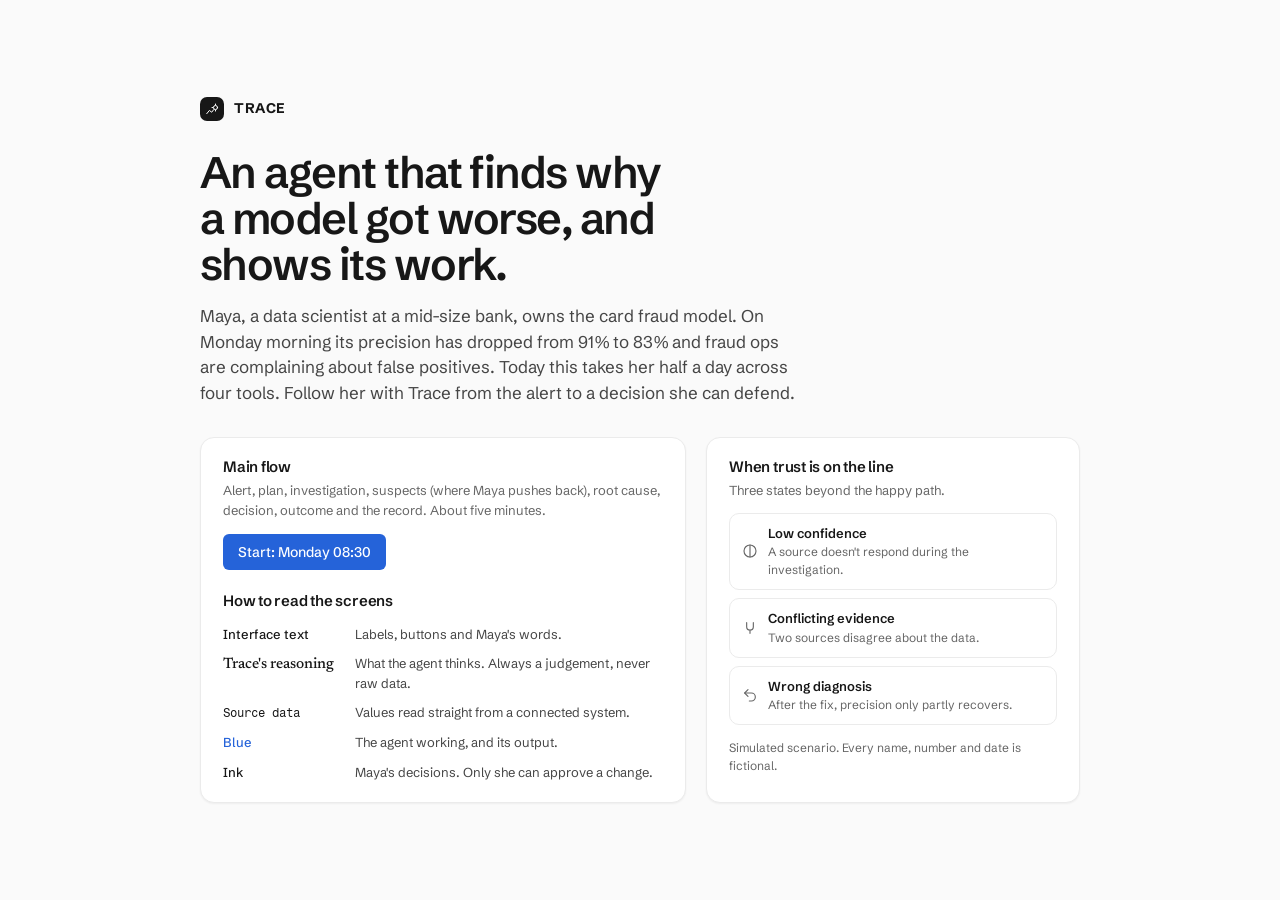
<file: trace-agent.html>
<!doctype html>
<html lang="en">
<head>
<meta charset="utf-8">
<meta name="viewport" content="width=device-width, initial-scale=1">
<title>TRACE: Investigation agent prototype</title>
<link rel="preconnect" href="https://fonts.googleapis.com">
<link rel="preconnect" href="https://fonts.gstatic.com" crossorigin>
<link href="https://fonts.googleapis.com/css2?family=Schibsted+Grotesk:wght@400;500;600;700&family=Newsreader:ital,opsz,wght@0,6..72,400;0,6..72,500;1,6..72,400&family=Fragment+Mono&display=swap" rel="stylesheet">
<style>
/* =====================================================================
   TRACE design tokens
   Three voices:  Interface = Schibsted Grotesk
                  Trace's reasoning = Newsreader (serif)
                  Data from a source = Fragment Mono
   Colour has one job each:
     blue  = the agent working / agent output     ink = Maya's decisions
     green = confirmed / done      amber = uncertain      red = a problem
   ===================================================================== */
:root{
  --white:#ffffff; --canvas:#ffffff; --rail:#fafafa; --sunken:#f5f5f5; --hover:#f0f0f0; --active:#ebebeb;
  --line:#ebebeb; --line-2:#d6d6d6; --dot:#b5b5b5;
  --text:#171717; --text-2:#454545; --text-3:#666666;
  --agent:#2563d9; --agent-hover:#1d4fb3; --agent-soft:#edf3fe; --agent-line:#d6e3fb;
  --ink:#1c1917; --ink-hover:#3d3733; --ink-soft:#f3eee5; --ink-line:#e3d9c9;
  --ok:#1d7a4c; --ok-soft:#ebf6f0; --ok-line:#cfe9db;
  --warn:#935a0b; --warn-soft:#fcf4e4; --warn-line:#f3e0bb;
  --bad:#b5382f; --bad-soft:#fdeeec; --bad-line:#f5d3cf;
  --sans:"Schibsted Grotesk",-apple-system,"Segoe UI",Helvetica,Arial,sans-serif;
  --serif:"Newsreader",Georgia,serif;
  --mono:"Fragment Mono",ui-monospace,Menlo,monospace;
  --r-sm:6px; --r-md:10px; --r-lg:14px; --r-full:999px;
  --shadow:0 1px 2px rgb(0 0 0/.05);
  --shadow-2:0 1px 2px rgb(0 0 0/.05),0 8px 24px -12px rgb(0 0 0/.16);
  --ease:cubic-bezier(.2,.8,.2,1);
}
*{box-sizing:border-box}
html,body{height:100%;margin:0}
body{background:var(--canvas);color:var(--text);font:400 14px/1.5 var(--sans);-webkit-font-smoothing:antialiased;overflow:hidden}
h1,h2,h3,h4,p{margin:0}
h1,h2,h3{font-weight:600;letter-spacing:-.015em;line-height:1.25}
button,input,textarea{font:inherit;color:inherit}
button{cursor:pointer}
a{color:var(--agent)}
::selection{background:var(--agent-line)}
:focus-visible{outline:2px solid var(--agent);outline-offset:2px;border-radius:4px}
.sr{position:absolute;width:1px;height:1px;overflow:hidden;clip:rect(0 0 0 0);white-space:nowrap}
.mono{font-family:var(--mono);font-size:.92em}
.voice{font-family:var(--serif);font-size:17px;line-height:1.42}
.muted{color:var(--text-3)}
.skip{position:absolute;left:12px;top:-60px;z-index:100;padding:8px 12px;border-radius:var(--r-sm);background:var(--text);color:#fff}
.skip:focus{top:12px}
[hidden]{display:none!important}
.icon{width:16px;height:16px;flex:none;fill:none;stroke:currentColor;stroke-width:1.7;stroke-linecap:round;stroke-linejoin:round}

/* ---------- Buttons ---------- */
.btn{display:inline-flex;align-items:center;justify-content:center;gap:8px;min-height:36px;padding:0 14px;border-radius:var(--r-sm);border:1px solid transparent;font-weight:500;font-size:14px;white-space:nowrap;text-decoration:none;transition:background .15s,border-color .15s}
.btn-sm{min-height:30px;padding:0 10px;font-size:13px}
.btn-agent{background:var(--agent);color:#fff}
.btn-agent:hover{background:var(--agent-hover)}
.btn-ink{background:var(--ink);color:#fff}
.btn-ink:hover{background:var(--ink-hover)}
.btn-line{background:var(--white);border-color:var(--line-2);color:var(--text)}
.btn-line:hover{background:var(--hover)}
.btn-ghost{background:none;color:var(--text-2)}
.btn-ghost:hover{background:var(--hover);color:var(--text)}
.btn-bad{background:var(--white);border-color:var(--bad-line);color:var(--bad)}
.btn-bad:hover{background:var(--bad-soft)}
.btn:disabled,.btn[aria-disabled="true"]{opacity:.45;cursor:not-allowed}
.btn[aria-busy="true"]::before{content:"";width:12px;height:12px;border-radius:50%;border:1.5px solid currentColor;border-right-color:transparent;animation:spin .8s linear infinite}
@keyframes spin{to{transform:rotate(360deg)}}

/* ---------- Status words: always an icon + a word ---------- */
.pill{display:inline-flex;align-items:center;gap:5px;height:22px;padding:0 8px;border-radius:var(--r-full);font-size:12px;font-weight:500;white-space:nowrap;border:1px solid transparent}
.pill .icon{width:12px;height:12px;stroke-width:2.2}
.pill.agent{background:var(--agent-soft);color:var(--agent);border-color:var(--agent-line)}
.pill.ok{background:var(--ok-soft);color:var(--ok);border-color:var(--ok-line)}
.pill.warn{background:var(--warn-soft);color:var(--warn);border-color:var(--warn-line)}
.pill.bad{background:var(--bad-soft);color:var(--bad);border-color:var(--bad-line)}
.pill.ink{background:var(--ink-soft);color:var(--ink);border-color:var(--ink-line)}
.pill.off{background:var(--white);color:var(--text-2);border-color:var(--line-2);border-style:dashed}
.src{display:inline-flex;align-items:center;gap:6px;font-size:12px;color:var(--text-2)}
.src .icon{width:14px;height:14px;color:var(--text-3)}

/* ---------- Start screen (outside the product) ---------- */
.start{position:fixed;inset:0;overflow:auto;background:var(--rail);display:grid;place-items:center;padding:40px}
.start-in{max-width:880px;width:100%}
.start .mark{display:flex;align-items:center;gap:10px;font-weight:700;letter-spacing:.04em}
.start h1{margin-top:28px;font-size:44px;font-weight:600;letter-spacing:-.035em;line-height:1.05;max-width:18ch}
.start .lede{margin-top:16px;font-size:17px;color:var(--text-2);max-width:60ch}
.start-grid{display:grid;grid-template-columns:1.3fr 1fr;gap:20px;margin-top:32px}
.panel{background:var(--white);border:1px solid var(--line);border-radius:var(--r-lg);padding:20px 22px;box-shadow:var(--shadow)}
.panel h2{font-size:15px}
.legend{list-style:none;margin:14px 0 0;padding:0;display:grid;gap:10px}
.legend li{display:grid;grid-template-columns:120px 1fr;gap:12px;align-items:baseline;font-size:13px;color:var(--text-2)}
.legend b{font-weight:500;color:var(--text)}
.states{list-style:none;margin:12px 0 0;padding:0;display:grid;gap:8px}
.states button{width:100%;display:flex;align-items:center;gap:10px;padding:10px 12px;border:1px solid var(--line);border-radius:var(--r-md);background:var(--white);text-align:left}
.states button:hover{border-color:var(--line-2);background:var(--rail)}
.states button b{display:block;font-weight:600;font-size:13px}
.states button span.d{display:block;font-size:12px;color:var(--text-3)}
.states .icon{color:var(--text-3)}

/* ---------- App shell ---------- */
.app{display:grid;grid-template-columns:232px minmax(0,1fr) 340px;grid-template-rows:52px minmax(0,1fr);height:100vh}
.top{grid-column:1/-1;display:flex;align-items:center;gap:16px;padding:0 16px;border-bottom:1px solid var(--line);background:var(--white)}
.brand{display:flex;align-items:center;gap:10px;width:200px;font-weight:700;letter-spacing:.04em;font-size:14px;background:none;border:0;padding:0}
.brand-mark{width:24px;height:24px;border-radius:7px;background:var(--text);display:grid;place-items:center;color:#fff}
.brand-mark .icon{width:14px;height:14px}
.crumb{display:flex;align-items:center;gap:8px;font-size:13px;color:var(--text-3);min-width:0}
.crumb b{font-weight:500;color:var(--text);white-space:nowrap;overflow:hidden;text-overflow:ellipsis}
.top .end{margin-left:auto;display:flex;align-items:center;gap:12px}
.agent-state{display:inline-flex;align-items:center;gap:8px;height:30px;padding:0 12px 0 6px;border:1px solid var(--line);border-radius:var(--r-full);font-size:13px;color:var(--text-2)}
.agent-state b{color:var(--text);font-weight:600}
.av{width:24px;height:24px;border-radius:50%;display:grid;place-items:center;flex:none;font-size:11px;font-weight:600}
.av.trace{position:relative;background:var(--agent);color:#fff}
.av.trace .icon{width:13px;height:13px}
.av.maya{background:var(--ink-soft);color:var(--ink);border:1px solid var(--ink-line)}
.agent-state[data-s="working"] .av.trace::after{content:"";position:absolute;inset:-4px;border-radius:50%;border:1.5px solid var(--agent);animation:ping 1.8s var(--ease) infinite}
.agent-state[data-s="waiting"]{border-color:var(--ink-line);background:var(--ink-soft)}
@keyframes ping{0%{transform:scale(.9);opacity:.7}100%{transform:scale(1.5);opacity:0}}

/* Left rail: the case's stages (a real sequence, so numbered) + what Trace can reach */
.rail{background:var(--rail);border-right:1px solid var(--line);overflow:auto;padding:20px 14px;display:flex;flex-direction:column;gap:24px}
.rail h2{font-size:12px;font-weight:600;color:var(--text-3);padding:0 8px 8px}
.stages{list-style:none;margin:0;padding:0;position:relative}
.stages li{position:relative}
.stages li+li::before{content:"";position:absolute;left:19px;top:-6px;height:12px;width:1px;background:var(--line-2)}
.stage{display:flex;align-items:center;gap:10px;width:100%;min-height:36px;padding:0 8px;border:0;border-radius:var(--r-sm);background:none;text-align:left;font-size:13px;color:var(--text-2)}
.stage .n{display:grid;place-items:center;width:22px;height:22px;flex:none;border-radius:50%;border:1px solid var(--line-2);background:var(--white);font-size:11px;font-weight:600;color:var(--text-3)}
.stage .n .icon{width:12px;height:12px;stroke-width:2.4}
.stage:not(:disabled):hover{background:var(--hover);color:var(--text)}
.stage:disabled{cursor:default;color:var(--text-3)}
.stage.done .n{background:var(--active);border-color:var(--active);color:var(--text)}
.stage[aria-current="step"]{background:var(--white);color:var(--text);font-weight:600;box-shadow:0 0 0 1px var(--line),var(--shadow)}
.stage[aria-current="step"] .n{background:var(--text);border-color:var(--text);color:#fff}
.stage .tag{margin-left:auto;font-size:11px;font-weight:500;color:var(--warn)}
.sources{list-style:none;margin:0;padding:0}
.sources li{display:flex;align-items:center;gap:10px;min-height:30px;padding:0 8px;font-size:13px;color:var(--text-2)}
.sources .icon{width:14px;height:14px;color:var(--text-3)}
.sources .st{margin-left:auto;display:inline-flex;align-items:center;gap:5px;font-size:11px;color:var(--text-3)}
.sources .st::before{content:"";width:6px;height:6px;border-radius:50%;background:var(--ok)}
.sources li[data-off]{color:var(--bad)}
.sources li[data-off] .st{color:var(--bad)}
.sources li[data-off] .st::before{background:var(--bad)}
.rail .note{padding:6px 8px 0;font-size:12px;color:var(--text-3)}

/* Main stage */
.main{overflow:auto;background:var(--white)}
.view{max-width:820px;margin:0 auto;padding:28px 36px 48px}
.view:focus{outline:none}
.view-hd{margin-bottom:20px}
.view-hd .eyebrowless{display:flex;align-items:center;gap:10px;font-size:13px;color:var(--text-3)}
.view-hd h1{margin-top:6px;font-size:26px;letter-spacing:-.025em}
.view-hd p{margin-top:6px;font-size:15px;color:var(--text-2);max-width:62ch}
.sec{margin-top:28px}
.sec>h2{font-size:14px;margin-bottom:10px}
.sec>h2 small{margin-left:8px;font-weight:400;font-size:13px;color:var(--text-3)}
.card{background:var(--white);border:1px solid var(--line);border-radius:var(--r-lg);box-shadow:var(--shadow)}
.card-in{padding:18px 20px}
.actions{display:flex;align-items:center;gap:10px;margin-top:28px;padding-top:18px;border-top:1px solid var(--line)}
.actions .end{margin-left:auto;display:flex;gap:10px;align-items:center}
.actions .hint{font-size:12px;color:var(--text-3)}

/* Performance change: previous small, current large, the change in words */
.change{display:flex;align-items:baseline;flex-wrap:wrap;gap:6px 14px}
.change .was{font:400 22px/1 var(--mono);color:var(--text-3)}
.change .to{align-self:center;width:24px;height:1px;background:var(--dot);position:relative}
.change .to::after{content:"";position:absolute;right:0;top:-3px;width:6px;height:6px;border-top:1px solid var(--dot);border-right:1px solid var(--dot);transform:rotate(45deg)}
.change .now{font:400 44px/1 var(--mono);letter-spacing:-.04em}
.change .now.good{color:var(--ok)}
.change .delta{display:inline-flex;align-items:center;gap:3px;font-size:14px;font-weight:600;color:var(--bad)}
.change .delta.good{color:var(--ok)}
.change .delta .icon{width:15px;height:15px;stroke-width:2.2}
.change .lbl{font-size:13px;color:var(--text-3)}

/* Notice from a person or system (who said it, what they said) */
.quote{display:grid;grid-template-columns:28px 1fr;gap:10px;padding:12px 14px;border:1px solid var(--line);border-radius:var(--r-md);background:var(--rail)}
.quote .who{font-size:12px;color:var(--text-3)}
.quote .who b{color:var(--text);font-weight:600}
.quote p{margin-top:2px;font-size:14px}
.av.ops{background:var(--white);border:1px solid var(--line-2);color:var(--text-2)}

/* Trace's note: the agent speaking, always with its mark */
.tnote{display:grid;grid-template-columns:28px 1fr;gap:10px;align-items:start}
.tnote .who{font-size:12px;font-weight:600;color:var(--agent)}
.tnote .voice{margin-top:2px}

/* Plan: what Trace will do, before it does it */
.plan{list-style:none;margin:0;padding:0;counter-reset:p}
.plan li{display:grid;grid-template-columns:24px 1fr auto;gap:12px;align-items:start;padding:12px 0;border-top:1px solid var(--line)}
.plan li:first-child{border-top:0}
.plan .k{display:grid;place-items:center;width:22px;height:22px;border-radius:50%;background:var(--sunken);font-size:11px;font-weight:600;color:var(--text-2)}
.plan b{font-weight:500}
.plan p{font-size:13px;color:var(--text-3)}
.guard{display:grid;grid-template-columns:1fr 1fr;gap:12px}
.guard .card-in h3{display:flex;align-items:center;gap:8px;font-size:13px}
.guard ul{margin:8px 0 0;padding-left:18px;font-size:13px;color:var(--text-2)}
.guard li+li{margin-top:4px}

/* The run: Trace working, step by step, on a blue thread */
.run{list-style:none;margin:0;padding:0;position:relative}
.step{position:relative;display:grid;grid-template-columns:28px 1fr;gap:12px;padding-bottom:18px}
.step::before{content:"";position:absolute;left:13.5px;top:30px;bottom:0;width:1px;background:var(--agent-line)}
.step:last-child::before{display:none}
.step .dot{width:28px;height:28px;border-radius:50%;display:grid;place-items:center;background:var(--white);border:1px solid var(--line-2);color:var(--text-3)}
.step .dot .icon{width:13px;height:13px}
.step[data-s="done"] .dot{background:var(--agent-soft);border-color:var(--agent-line);color:var(--agent)}
.step[data-s="now"] .dot{border-color:var(--agent);color:var(--agent);box-shadow:0 0 0 4px var(--agent-soft)}
.step[data-s="fail"] .dot{background:var(--bad-soft);border-color:var(--bad-line);color:var(--bad)}
.step[data-s="todo"]{opacity:.55}
.step-hd{display:flex;align-items:center;gap:10px;min-height:28px}
.step-hd b{font-weight:500}
.step-hd .src{margin-left:auto}
.finding{display:block;width:100%;margin-top:8px;padding:12px 14px;border:1px solid var(--line);border-radius:var(--r-md);background:var(--white);text-align:left;transition:border-color .15s,box-shadow .15s}
.finding:hover{border-color:var(--line-2);box-shadow:var(--shadow-2)}
.finding[aria-pressed="true"]{border-color:var(--text);box-shadow:0 0 0 1px var(--text)}
.finding .obs{font:400 13px/1.5 var(--mono);color:var(--text)}
.finding .think{margin-top:6px;font-family:var(--serif);font-size:16px;line-height:1.4;color:var(--text-2)}
.finding .meta{display:flex;align-items:center;gap:10px;margin-top:8px;font-size:12px;color:var(--text-3)}
.finding .meta .open{margin-left:auto;color:var(--agent)}
.finding.fail{border-color:var(--bad-line);background:var(--bad-soft)}

/* Suspects */
.sus{display:grid;gap:10px}
.sus-card{padding:16px 18px}
.sus-card.lead{border-color:var(--agent-line);box-shadow:0 0 0 1px var(--agent-line),var(--shadow)}
.sus-card.out{background:var(--rail);box-shadow:none}
.sus-card.out h3{color:var(--text-2);text-decoration:line-through;text-decoration-color:var(--dot)}
.sus-top{display:flex;align-items:center;gap:10px;font-size:12px;color:var(--text-3)}
.sus-top .end{margin-left:auto}
.sus-card h3{margin-top:8px;font-family:var(--serif);font-weight:500;font-size:19px;line-height:1.3;letter-spacing:-.01em}
.sus-card .why{margin-top:4px;font-size:14px;color:var(--text-2)}
.evrow{display:flex;flex-wrap:wrap;gap:6px;margin-top:10px}
.evchip{display:inline-flex;align-items:center;gap:5px;height:26px;padding:0 9px;border-radius:var(--r-sm);border:1px solid var(--line);background:var(--white);font-size:12px;color:var(--text-2)}
.evchip:hover{border-color:var(--line-2)}
.evchip .icon{width:12px;height:12px;stroke-width:2.2}
.evchip.for .icon{color:var(--ok)} .evchip.against .icon{color:var(--bad)} .evchip.gap .icon{color:var(--warn)}
.conf{display:inline-flex;align-items:center;gap:8px;font-size:12px;color:var(--text-2)}
.meter{display:inline-flex;gap:2px}
.meter i{width:5px;height:11px;border-radius:1px;background:var(--active)}
.conf[data-l="4"] .meter i:nth-child(-n+4),.conf[data-l="3"] .meter i:nth-child(-n+3){background:var(--text-2)}
.conf[data-l="1"] .meter i:nth-child(-n+1),.conf[data-l="2"] .meter i:nth-child(-n+2){background:var(--warn)}
.conf b{font-weight:600;color:var(--text)}
.conf[data-l="1"] b,.conf[data-l="2"] b{color:var(--warn)}

/* Maya's challenge: her colour */
.push{padding:16px 18px;border:1px solid var(--ink-line);border-radius:var(--r-lg);background:var(--ink-soft)}
.push h2{font-size:14px}
.push p.sub{font-size:13px;color:var(--text-2);margin-top:2px}
.push textarea{display:block;width:100%;margin-top:10px;min-height:60px;padding:10px 12px;border:1px solid var(--ink-line);border-radius:var(--r-sm);background:var(--white);resize:vertical}
.push textarea:focus{outline:none;border-color:var(--ink);box-shadow:0 0 0 3px rgb(28 25 23/.08)}
.push .row{display:flex;align-items:center;gap:8px;margin-top:10px;flex-wrap:wrap}
.suggest{padding:5px 10px;border:1px dashed var(--ink-line);border-radius:var(--r-full);background:var(--white);font-size:12px;color:var(--text-2)}
.suggest:hover{border-style:solid}
.exchange{display:grid;gap:12px}
.msg{display:grid;grid-template-columns:28px 1fr;gap:10px}
.msg .who{font-size:12px;color:var(--text-3)}
.msg .who b{color:var(--text);font-weight:600}
.msg.maya .bd{margin-top:3px;padding:8px 12px;border-radius:var(--r-md);background:var(--white);border:1px solid var(--ink-line)}

/* Root cause */
.claim{font-family:var(--serif);font-weight:500;font-size:24px;line-height:1.3;letter-spacing:-.015em;max-width:34ch}
.cause-grid{display:grid;grid-template-columns:1fr 1fr;gap:12px}
.list{list-style:none;margin:8px 0 0;padding:0;display:grid;gap:6px}
.list li{display:grid;grid-template-columns:16px 1fr;gap:8px;font-size:13px;color:var(--text-2)}
.list .icon{width:14px;height:14px;margin-top:2px;stroke-width:2.2}
.list.ok .icon{color:var(--ok)} .list.out .icon{color:var(--text-3)} .list.gap .icon{color:var(--warn)}
.tl{list-style:none;margin:0;padding:0}
.tl li{display:grid;grid-template-columns:96px 14px 1fr auto;gap:12px;align-items:start;padding:8px 0}
.tl time{font:400 12px/20px var(--mono);color:var(--text-3)}
.tl .pt{width:9px;height:9px;margin-top:6px;border-radius:50%;background:var(--dot)}
.tl li.key .pt{background:var(--bad)}
.tl li.cause .pt{background:var(--agent)}
.tl b{font-weight:500;font-size:13px}
.tl p{font-size:12px;color:var(--text-3)}

/* Decide */
.opts{display:grid;gap:10px}
.opt{display:grid;grid-template-columns:20px 1fr;gap:12px;padding:14px 16px;border:1px solid var(--line);border-radius:var(--r-lg);background:var(--white);cursor:pointer}
.opt:hover{border-color:var(--line-2)}
.opt:has(input:checked){border-color:var(--ink);box-shadow:0 0 0 1px var(--ink)}
.opt input{width:16px;height:16px;margin-top:3px;accent-color:var(--ink)}
.opt b{font-weight:600}
.opt .d{margin-top:2px;font-size:13px;color:var(--text-2)}
.opt .tags{display:flex;gap:6px;margin-top:8px;flex-wrap:wrap}
.scope{display:grid;grid-template-columns:1fr 1fr 1fr;gap:12px}
.scope h3{font-size:12px;color:var(--text-3);font-weight:600}
.scope p{margin-top:4px;font-size:13px}
.approve{padding:18px 20px;border:1px solid var(--ink-line);border-radius:var(--r-lg);background:var(--ink-soft)}
.approve label.chk{display:flex;gap:10px;align-items:flex-start;font-size:14px}
.approve input[type=checkbox]{width:18px;height:18px;margin-top:2px;accent-color:var(--ink)}
.approve textarea{display:block;width:100%;margin-top:6px;min-height:56px;padding:10px 12px;border:1px solid var(--ink-line);border-radius:var(--r-sm);background:var(--white);resize:vertical}
.approve .field{margin-top:12px}
.approve .field label{font-size:13px;font-weight:500}
.approve .err{margin-top:6px;font-size:12px;color:var(--bad)}

/* Banners */
.banner{display:grid;grid-template-columns:20px 1fr auto;gap:12px;align-items:start;padding:14px 16px;border-radius:var(--r-lg);border:1px solid var(--line)}
.banner .icon{margin-top:2px}
.banner b{font-weight:600}
.banner p{margin-top:2px;font-size:13px;color:var(--text-2)}
.banner.ok{background:var(--ok-soft);border-color:var(--ok-line)} .banner.ok>.icon{color:var(--ok)}
.banner.warn{background:var(--warn-soft);border-color:var(--warn-line)} .banner.warn>.icon{color:var(--warn)}
.banner.bad{background:var(--bad-soft);border-color:var(--bad-line)} .banner.bad>.icon{color:var(--bad)}
.banner.sim{background:var(--rail)} .banner.sim>.icon{color:var(--text-3)}
.banner .acts{display:flex;gap:8px;align-self:center}

.metrics{display:grid;grid-template-columns:repeat(3,1fr)}
.metrics>div{padding:16px 18px}
.metrics>div+div{border-left:1px solid var(--line)}
.metrics .lab{font-size:12px;font-weight:500;color:var(--text-2)}
.metrics .change{margin-top:10px}
.metrics .change .now{font-size:30px}
.metrics .change .was{font-size:16px}
.metrics .ctx{margin-top:6px;font-size:12px;color:var(--text-3)}

.compare{display:grid;grid-template-columns:1fr 1fr}
.compare>div{padding:16px 18px}
.compare>div+div{border-left:1px solid var(--line)}
.compare .big{margin-top:8px;font:400 26px/1.1 var(--mono);letter-spacing:-.03em}
.compare .big.bad{color:var(--bad)}
.compare p{margin-top:6px;font-size:12px;color:var(--text-3)}

/* Audit record */
.audit{list-style:none;margin:0;padding:0}
.audit li{display:grid;grid-template-columns:84px 28px 1fr;gap:12px;align-items:start;padding:12px 0;border-top:1px solid var(--line)}
.audit li:first-child{border-top:0}
.audit time{font:400 12px/24px var(--mono);color:var(--text-3)}
.audit b{font-weight:600;font-size:13px}
.audit .what{font-size:13px;color:var(--text-2)}
.audit .det{margin-top:4px;font-size:12px;color:var(--text-3)}

/* Right: evidence inspector (traceability) */
.insp{border-left:1px solid var(--line);background:var(--white);display:flex;flex-direction:column;min-height:0}
.insp-hd{display:flex;align-items:center;gap:8px;height:48px;padding:0 16px;border-bottom:1px solid var(--line);flex:none}
.insp-hd h2{font-size:13px}
.insp-hd .end{margin-left:auto}
.insp-bd{flex:1;overflow:auto;padding:16px}
.insp-bd h3{font-size:16px;line-height:1.3}
.insp-bd .lbl{margin-top:16px;font-size:12px;font-weight:600;color:var(--text-3)}
.insp-bd pre{margin:6px 0 0;padding:12px;border-radius:var(--r-sm);background:var(--sunken);font:400 12px/1.6 var(--mono);color:var(--text-2);white-space:pre-wrap;overflow-wrap:anywhere}
.kv{display:grid;grid-template-columns:96px 1fr;gap:6px 10px;margin-top:8px;font-size:13px}
.kv dt{color:var(--text-3)} .kv dd{margin:0}
.evlist{list-style:none;margin:8px 0 0;padding:0;display:grid;gap:6px}
.evlist button{width:100%;display:grid;grid-template-columns:16px 1fr;gap:8px;padding:8px 10px;border:1px solid var(--line);border-radius:var(--r-sm);background:var(--white);text-align:left;font-size:13px}
.evlist button:hover{border-color:var(--line-2)}
.evlist .icon{width:14px;height:14px;color:var(--text-3);margin-top:2px}
.evlist small{display:block;font-size:12px;color:var(--text-3)}
.empty{padding:20px 6px;font-size:13px;color:var(--text-3)}

.fade{animation:fade .3s var(--ease) both}
@keyframes fade{from{opacity:0;transform:translateY(4px)}to{opacity:1;transform:none}}
@media (prefers-reduced-motion:reduce){*,*::before,*::after{animation-duration:.01ms!important;animation-iteration-count:1!important;transition-duration:.01ms!important}}
</style>
</head>
<body>
<a class="skip" href="#view">Skip to the main content</a>

<!-- ===== Start screen: introduces the prototype; not part of the product ===== -->
<div class="start" id="start" role="region" aria-labelledby="start-title">
  <div class="start-in">
    <div class="mark"><span class="brand-mark" aria-hidden="true"><i data-i="trace"></i></span>TRACE</div>
    <h1 id="start-title">An agent that finds why a model got worse, and shows its work.</h1>
    <p class="lede">Maya, a data scientist at a mid-size bank, owns the card fraud model. On Monday morning its precision has dropped from 91% to 83% and fraud ops are complaining about false positives. Today this takes her half a day across four tools. Follow her with Trace from the alert to a decision she can defend.</p>
    <div class="start-grid">
      <div class="panel">
        <h2>Main flow</h2>
        <p class="muted" style="font-size:13px;margin-top:4px">Alert, plan, investigation, suspects (where Maya pushes back), root cause, decision, outcome and the record. About five minutes.</p>
        <button class="btn btn-agent" style="margin-top:14px" data-go="alert">Start: Monday 08:30</button>
        <h2 style="margin-top:22px">How to read the screens</h2>
        <ul class="legend">
          <li><b>Interface text</b><span>Labels, buttons and Maya's words.</span></li>
          <li><b style="font-family:var(--serif);font-size:15px">Trace's reasoning</b><span>What the agent thinks. Always a judgement, never raw data.</span></li>
          <li><b class="mono">Source data</b><span>Values read straight from a connected system.</span></li>
          <li><b style="color:var(--agent)">Blue</b><span>The agent working, and its output.</span></li>
          <li><b>Ink</b><span>Maya's decisions. Only she can approve a change.</span></li>
        </ul>
      </div>
      <div class="panel">
        <h2>When trust is on the line</h2>
        <p class="muted" style="font-size:13px;margin-top:4px">Three states beyond the happy path.</p>
        <ul class="states">
          <li><button data-scenario="lowconf"><i data-i="lowconf"></i><span><b>Low confidence</b><span class="d">A source doesn't respond during the investigation.</span></span></button></li>
          <li><button data-scenario="conflict"><i data-i="split"></i><span><b>Conflicting evidence</b><span class="d">Two sources disagree about the data.</span></span></button></li>
          <li><button data-scenario="wrong"><i data-i="undo"></i><span><b>Wrong diagnosis</b><span class="d">After the fix, precision only partly recovers.</span></span></button></li>
        </ul>
        <p class="muted" style="font-size:12px;margin-top:14px">Simulated scenario. Every name, number and date is fictional.</p>
      </div>
    </div>
  </div>
</div>

<!-- ===== The product ===== -->
<div class="app" id="app" hidden>
  <header class="top">
    <button class="brand" data-go="start" aria-label="TRACE, back to the prototype start"><span class="brand-mark" aria-hidden="true"><i data-i="trace"></i></span>TRACE</button>
    <nav class="crumb" aria-label="Breadcrumb"><span>Cases</span><span aria-hidden="true">/</span><span class="mono">FR-2611</span><b>Precision dropped on the card fraud model</b></nav>
    <div class="end">
      <span class="agent-state" id="agent-state" role="status" aria-live="polite"></span>
      <span class="av maya" title="Maya Rao, data scientist" aria-label="Signed in as Maya Rao">MR</span>
    </div>
  </header>

  <aside class="rail" aria-label="Case progress">
    <nav aria-labelledby="rail-steps"><h2 id="rail-steps">Case FR-2611</h2><ol class="stages" id="stages"></ol></nav>
    <section aria-labelledby="rail-src"><h2 id="rail-src">Sources Trace can read</h2><ul class="sources" id="sources"></ul><p class="note">Read-only. Trace sees aggregates and logs, not customers' personal details.</p></section>
  </aside>

  <main class="main" id="main"><div class="view" id="view" tabindex="-1"></div></main>

  <aside class="insp" aria-labelledby="insp-title">
    <div class="insp-hd"><i data-i="search" class="muted"></i><h2 id="insp-title">Evidence</h2><span class="end muted" id="insp-count" style="font-size:12px"></span></div>
    <div class="insp-bd" id="insp" aria-live="polite"></div>
  </aside>
</div>

<script>
(() => {
'use strict';
/* =====================================================================
   1. ICONS (one stroke set)
   ===================================================================== */
const I = {
  trace:'<path d="M3 20l4.5-5.5 4 3L15 13"/><circle cx="18" cy="9.5" r="3.5"/><path d="M18 3.5v1.5M18 14v1.5M12 9.5h1.5"/>',
  mon:'<path d="M3 12h3.5l2.5-6 4 12 2.5-6H21"/>',
  fs:'<ellipse cx="12" cy="5.5" rx="7.5" ry="2.5"/><path d="M4.5 5.5v13c0 1.4 3.4 2.5 7.5 2.5s7.5-1.1 7.5-2.5v-13M4.5 12c0 1.4 3.4 2.5 7.5 2.5s7.5-1.1 7.5-2.5"/>',
  pl:'<rect x="3" y="4" width="18" height="16" rx="2"/><path d="M7 9l3 3-3 3M12.5 15H17"/>',
  mr:'<path d="M12 3l8 4.5v9L12 21l-8-4.5v-9z"/><path d="M4 7.5l8 4.5 8-4.5M12 12v9"/>',
  check:'<path d="M5 12.5l4.5 4.5L19 7.5"/>', x:'<path d="M6 6l12 12M18 6L6 18"/>', gap:'<circle cx="12" cy="12" r="8" stroke-dasharray="3 3"/>',
  alert:'<path d="M12 4L2.5 20h19z"/><path d="M12 10v4.5M12 17.5h.01"/>', down:'<path d="M12 5v14M6 13l6 6 6-6"/>', up:'<path d="M12 19V5M6 11l6-6 6 6"/>',
  search:'<circle cx="11" cy="11" r="6.5"/><path d="M20 20l-4.2-4.2"/>', lock:'<rect x="5" y="11" width="14" height="10" rx="2"/><path d="M8 11V8a4 4 0 0 1 8 0v3"/>',
  shield:'<path d="M12 3l7.5 3v5.5c0 4.6-3.2 8.3-7.5 9.5-4.3-1.2-7.5-4.9-7.5-9.5V6z"/><path d="M8.8 12l2.2 2.2 4.3-4.4"/>',
  lowconf:'<circle cx="12" cy="12" r="9"/><path d="M12 3v18"/>', split:'<path d="M7 4v6a5 5 0 0 0 5 5M17 4v6a5 5 0 0 1-5 5v5"/>',
  undo:'<path d="M9 14L4 9l5-5"/><path d="M4 9h10a6 6 0 0 1 0 12h-3"/>', loader:'<path d="M12 3a9 9 0 1 1-9 9"/>', clock:'<circle cx="12" cy="12" r="8.5"/><path d="M12 7.5V12l3 2"/>',
  msg:'<path d="M20 15a2 2 0 0 1-2 2H8l-4 4V5a2 2 0 0 1 2-2h12a2 2 0 0 1 2 2z"/>', user:'<circle cx="12" cy="8" r="3.5"/><path d="M5 20a7 7 0 0 1 14 0"/>',
  doc:'<path d="M14 3H7a2 2 0 0 0-2 2v14a2 2 0 0 0 2 2h10a2 2 0 0 0 2-2V8z"/><path d="M14 3v5h5"/>', eye:'<path d="M2 12s3.5-7 10-7 10 7 10 7-3.5 7-10 7S2 12 2 12z"/><circle cx="12" cy="12" r="3"/>',
  flask:'<path d="M9 3h6M10 3v6l-5.5 9.5A1.7 1.7 0 0 0 6 21h12a1.7 1.7 0 0 0 1.5-2.5L14 9V3"/>', bell:'<path d="M6 9a6 6 0 0 1 12 0c0 6 2.5 7.5 2.5 7.5h-17S6 15 6 9z"/><path d="M10 20a2 2 0 0 0 4 0"/>'
};
const ic = (n, cls = '') => `<svg class="icon ${cls}" viewBox="0 0 24 24" aria-hidden="true" focusable="false">${I[n] || ''}</svg>`;
const paintIcons = root => root.querySelectorAll('i[data-i]').forEach(i => { i.outerHTML = ic(i.dataset.i, i.className); });
const esc = s => String(s).replace(/[&<>"']/g, c => ({ '&': '&amp;', '<': '&lt;', '>': '&gt;', '"': '&quot;', "'": '&#39;' }[c]));

/* =====================================================================
   2. SCENARIO. One consistent, fictional case
   ===================================================================== */
const SRC = {
  mon: { name: 'Model Monitoring', what: 'Precision, recall, alerts, decision rules' },
  fs: { name: 'Feature Store', what: 'The 42 inputs the model uses' },
  pl: { name: 'Data Pipeline Logs', what: 'Data jobs and infrastructure changes' },
  mr: { name: 'Model Registry', what: 'Model versions and deployments' }
};
// Evidence: what Trace read, what it observed (data), what it thinks (reasoning)
const EV = {
  e1: { src: 'mon', title: 'Precision and recall, last 14 days', did: 'Read hourly precision and recall for fraud-xgb@v14', obs: 'Precision 91.2% → 83.2% from Sat 7 Nov 02:00. Recall steady at 88.9%.', think: 'The model is flagging more genuine payments, not missing more fraud.', when: 'Sat 7 Nov 02:00', raw: 'fraud-xgb@v14  hourly, reviewed by fraud analysts\nprecision  before Sat 02:00  0.912\n           after             0.832\nrecall     whole period      0.889' },
  e2: { src: 'fs', title: 'merchant_category stopped arriving', did: 'Compared all 42 inputs with the training baseline', obs: 'merchant_category empty: 0.4% → 31.7% of payments, from Sat 02:14.', think: 'One input changed sharply, at the hour precision fell. Merchant category is the type of shop, such as grocery or travel.', when: 'Sat 7 Nov 02:14', raw: 'feature           baseline  since Sat 02:14\nmerchant_category  0.4% empty  31.7% empty\nother 41 features  within normal range' },
  e3: { src: 'pl', title: 'A column was renamed upstream', did: 'Read data jobs and infrastructure changes since Friday', obs: 'payments_ingest renamed merchant_category → merchant_cat at Sat 01:55. No other infrastructure changes.', think: 'This is why the field is empty: the model\'s input still asks for the old name. It also answers the question Maya usually asks MLOps.', when: 'Sat 7 Nov 01:55', raw: 'job payments_ingest run 4471\n01:55:12 schema change: merchant_category -> merchant_cat\n01:58:40 status=succeeded rows=1,204,331 failed=0\nno other deploys or config changes since Fri 6 Nov' },
  e4: { src: 'mr', title: 'No model release in the window', did: 'Checked model versions and deployments', obs: 'fraud-xgb@v14 in production since 28 Oct. No new versions or deployments since.', think: 'This rules out a bad model release. v13 uses the same input, so rolling back would not help.', when: 'Mon 9 Nov 08:35', raw: 'fraud-xgb\n  v14  Production  deployed 28 Oct  inputs incl. merchant_category\n  v13  Archived    deployed 02 Sep  inputs incl. merchant_category' },
  e5: { src: 'mon', title: 'A decline rule changed on Friday', did: 'Looked for other changes around the drop', obs: 'Rule FR-R12 threshold 0.82 → 0.78 at Fri 6 Nov 17:00. Affects 2.1% of payments.', think: 'It could add false positives, but it started nine hours before the main drop and touches few payments.', when: 'Fri 6 Nov 17:00', raw: 'rule FR-R12 (fraud ops)\nthreshold 0.82 -> 0.78\nchanged Fri 6 Nov 17:00\naffected volume 2.1%' },
  e6: { src: 'pl', title: 'Ingestion job reported success', did: 'Checked the ingestion job status', obs: 'payments_ingest: succeeded, 1,204,331 rows, 0 failed.', think: 'This seems to say the data is fine, which conflicts with the empty field.', when: 'Sat 7 Nov 01:58', raw: 'job payments_ingest run 4471\nstatus=succeeded rows=1,204,331 failed=0' }
};
const GAP = { title: 'Bank chargebacks not in yet', note: 'Precision so far uses fraud analysts\' reviews. Chargebacks, the final confirmation of fraud for 7 to 9 Nov, arrive by Wed 11 Nov.' };
const RUN = ['e1', 'e2', 'e3', 'e4', 'e5'];

const STAGES = [['alert', 'Alert'], ['plan', 'Plan'], ['run', 'Investigation'], ['suspects', 'Suspects'], ['cause', 'Root cause'], ['decide', 'Decide'], ['outcome', 'Outcome'], ['record', 'Decision record']];
const STATE_OF = { lowconf: ['run', 'Low confidence'], conflict: ['suspects', 'Conflict'], wrong: ['outcome', 'Wrong diagnosis'] };

/* =====================================================================
   3. STATE. In memory; the start screen resets it
   ===================================================================== */
let S;
const fresh = (scenario = 'main') => ({
  view: 'start', scenario, reached: -1, runDone: 0, running: false, failed: false,
  pushText: '', push: 'idle', option: 'fix', reviewed: false, reason: '', decision: null, err: '',
  conflict: 'open', reopened: false, sel: null, seen: [],
  log: [
    { t: 'Mon 08:15', who: 'ops', name: 'Dan Okafor, fraud ops', what: 'Reported a jump in false positives since Saturday' },
    { t: 'Mon 08:30', who: 'sys', name: 'Model Monitoring', what: 'Daily check: precision 83.2%, below the 85% alert level', det: 'Measured on the weekend\'s flagged payments, reviewed by fraud analysts' },
    { t: 'Mon 08:30', who: 'trace', name: 'Trace', what: 'Opened case FR-2611 and confirmed the drop is real' }
  ]
});
S = fresh();
const log = e => S.log.push(e);
const go = v => { S.view = v; render(true); };

/* =====================================================================
   4. SMALL PIECES
   ===================================================================== */
const pill = (cls, icon, text) => `<span class="pill ${cls}">${ic(icon)}${text}</span>`;
const src = id => `<span class="src">${ic(id)}${SRC[id].name}</span>`;
const conf = (l, word, why) => `<span class="conf" data-l="${l}"><span class="meter" aria-hidden="true"><i></i><i></i><i></i><i></i></span><b>${word}</b>${why ? `<span>${why}</span>` : ''}</span>`;
const tnote = text => `<div class="tnote"><span class="av trace">${ic('trace')}</span><div><span class="who">Trace</span><p class="voice">${text}</p></div></div>`;
const chip = (id, kind) => `<button class="evchip ${kind}" data-ev="${id}">${ic(kind === 'for' ? 'check' : kind === 'against' ? 'x' : 'gap')}${esc(EV[id].title)}</button>`;
const change = (was, now, delta, good) => `<div class="change"><span class="was">${was}</span><i class="to" aria-hidden="true"></i><span class="now${good ? ' good' : ''}">${now}</span><span class="delta${good ? ' good' : ''}">${ic(good ? 'up' : 'down')}${delta}</span></div>`;
const hd = (meta, title, sub) => `<header class="view-hd"><div class="eyebrowless">${meta}</div><h1>${title}</h1>${sub ? `<p>${sub}</p>` : ''}</header>`;
const finding = (id, anim) => {
  const e = EV[id];
  return `<button class="finding${anim ? ' fade' : ''}" data-ev="${id}" aria-pressed="${S.sel === id}"><span class="obs">${esc(e.obs)}</span><span class="think" style="display:block">${esc(e.think)}</span><span class="meta">${src(e.src)}<span class="mono">${e.when}</span><span class="open">${ic('eye')} Source record</span></span></button>`;
};

/* =====================================================================
   5. SCREENS
   ===================================================================== */
const V = {};

// 1. Alert: what happened, why it matters, what Trace already did
V.alert = () => `
  ${hd(`<span class="mono">FR-2611</span>${pill('ink', 'clock', 'Needs you')}<span>Opened Mon 9 Nov 08:30</span>`, 'Precision dropped on the card fraud model', 'fraud-xgb@v14 scores every card payment in real time. Since Saturday it has been flagging more genuine payments as fraud.')}
  <div class="card card-in">
    <p class="lbl muted" style="font-size:12px;font-weight:600">Precision</p>
    <div style="margin-top:8px">${change('91.2%', '83.2%', '8.0 points since Sat 02:00')}</div>
    <p style="margin-top:10px;font-size:14px;color:var(--text-2)">Precision is the share of flagged payments that really were fraud. Lower precision means more genuine customers are blocked.</p>
  </div>
  <section class="sec" aria-labelledby="sig"><h2 id="sig">Signals</h2>
    <div style="display:grid;gap:8px">
      <div class="quote"><span class="av ops">DO</span><div><span class="who"><b>Dan Okafor</b>, fraud ops lead, 08:15</span><p>“We're seeing way more false positives since Saturday. Customers are calling in.”</p></div></div>
      <div class="quote"><span class="av ops">${ic('bell')}</span><div><span class="who"><b>Model Monitoring</b>, daily check, 08:30</span><p>Precision is 83.2%, below the 85% alert level. Measured on the weekend's flagged payments, reviewed by fraud analysts.</p></div></div>
    </div>
  </section>
  <section class="sec" aria-labelledby="tr"><h2 id="tr">What Trace has done so far</h2>
    <div class="card card-in">${tnote('I confirmed the drop is real, not a monitoring glitch. I haven\'t looked for the cause yet. I can check all four sources for you in about four minutes, instead of half a day by hand.')}</div>
  </section>
  <div class="actions"><span class="hint">Nothing changes until you approve it.</span><div class="end"><button class="btn btn-agent" data-go="plan">See Trace's plan</button></div></div>`;

// 2. Plan: what Trace will do, and what it can't do, before it does anything
V.plan = () => `
  ${hd('Step 2 of 8', 'Trace\'s plan', 'Before starting, Trace shows what it will check and the limits it works within.')}
  <section aria-labelledby="pl"><h2 class="sr" id="pl">Checks</h2>
    <div class="card card-in"><ol class="plan">
      ${RUN.map((id, i) => `<li><span class="k">${i + 1}</span><div><b>${['Read hourly precision and recall', 'Compare all 42 model inputs with the training baseline', 'Read data jobs and infrastructure changes since Friday', 'Check model versions and deployments', 'Look for other changes around the drop'][i]}</b><p>To ${['confirm when the drop started and what kind of errors grew', 'see whether any model input changed', 'find data jobs or infrastructure changes since Friday', 'rule out a new model release', 'check other changes around the same time'][i]}</p></div>${src(EV[id].src)}</li>`).join('')}
      <li><span class="k">6</span><div><b>Rank the possible causes, with evidence for and against each</b><p>So you can see why one is ahead</p></div><span class="src">${ic('trace')}Trace</span></li>
    </ol></div>
  </section>
  <section class="sec guard" aria-label="Limits">
    <div class="card card-in"><h3>${ic('lock')} What Trace can do</h3><ul><li>Read the four sources above</li><li>Run read-only queries on aggregates and logs</li><li>Recommend options and explain why</li></ul></div>
    <div class="card card-in"><h3>${ic('shield')} What needs your approval</h3><ul><li>Any change in production: a fix, a rollback or a retrain</li><li>Contacting other teams on your behalf</li><li>Closing the case</li></ul></div>
  </section>
  <div class="actions"><button class="btn btn-ghost" data-go="alert">Back</button><div class="end"><span class="hint">Read-only. About 4 minutes.</span><button class="btn btn-agent" data-act="start">${ic('search')}Start investigation</button></div></div>`;

// 3. Investigation: the run, live, step by step
V.run = () => {
  const failAt = S.scenario === 'lowconf' && !S.lowFixed ? 2 : -1;
  const steps = RUN.map((id, i) => {
    const e = EV[id];
    const s = i < S.runDone ? (i === failAt ? 'fail' : 'done') : i === S.runDone && S.running ? 'now' : 'todo';
    const body = s === 'fail'
      ? `<div class="finding fail"><span class="obs">No response after 30 seconds. Retried once.</span><span class="think" style="display:block">I can't see the data jobs, so I can't tell a renamed field from a failed job.</span></div>`
      : s === 'done' ? finding(id, S.running && i === S.runDone - 1) : '';
    return `<li class="step" data-s="${s}"><span class="dot">${s === 'done' ? ic('check') : s === 'fail' ? ic('x') : s === 'now' ? ic('loader') : ic(e.src)}</span><div><div class="step-hd"><b>${esc(e.did)}</b>${src(e.src)}</div>${body}</div></li>`;
  }).join('');
  const done = S.runDone >= RUN.length && !S.running;
  const rank = done ? `<li class="step" data-s="done"><span class="dot">${ic('check')}</span><div><div class="step-hd"><b>Ranked the possible causes</b><span class="src">${ic('trace')}Trace</span></div><div class="card card-in" style="margin-top:8px">${tnote(S.failed ? 'Three sources answered. I have two explanations I can\'t yet separate, so my confidence is low.' : 'Three possible causes. One is clearly ahead, and one is ruled out.')}</div></div></li>` : '';
  return `
  ${hd(`Step 3 of 8${S.running ? `${pill('agent', 'loader', 'Working')}` : ''}`, 'Investigation', S.running ? 'Trace is reading the sources. Each finding appears as it lands; select one to see its source record.' : 'What Trace checked and found. Select any finding to see its source record.')}
  ${S.failed && done ? `<div class="banner warn" style="margin-bottom:16px">${ic('lowconf')}<div><b>Low confidence: Data Pipeline Logs didn't respond</b><p>Trace read three of four sources. It can't confirm where the field went missing.</p></div><div class="acts"><button class="btn btn-line btn-sm" data-act="retry">Retry the source</button></div></div>` : ''}
  <ol class="run" aria-live="polite">${steps}${rank}</ol>
  <div class="actions"><span class="hint">${S.running ? 'You can leave this screen; Trace keeps going.' : ''}</span><div class="end">${done ? (S.failed ? `<button class="btn btn-line" data-act="continue-low">Continue with low confidence</button><button class="btn btn-agent" data-act="retry">Retry and continue</button>` : `<button class="btn btn-agent" data-go="suspects">Review the suspects</button>`) : `<button class="btn btn-agent" aria-busy="true" disabled>Investigating</button>`}</div></div>`;
};

// 4. Suspects: ranked causes with evidence; Maya pushes back here
V.suspects = () => {
  const low = S.failed && !S.lowFixed;
  const pushed = S.push === 'done';
  return `
  ${hd('Step 4 of 8', 'Possible causes', 'Ranked by how well the evidence fits. Green supports a cause, red counts against it, amber is still missing.')}
  ${low ? `<div class="banner warn" style="margin-bottom:16px">${ic('lowconf')}<div><b>Low confidence</b><p>Without the pipeline logs, S1 and "the feature job failed" fit equally well.</p></div><div class="acts"><button class="btn btn-line btn-sm" data-act="retry">Retry the source</button></div></div>` : ''}
  ${S.scenario === 'conflict' && S.conflict !== 'resolved' ? `<div class="banner bad" style="margin-bottom:16px">${ic('split')}<div><b>Two sources disagree</b><p>Feature Store says merchant_category is empty. Data Pipeline Logs say the job loaded every row.</p></div><div class="acts"><button class="btn btn-line btn-sm" data-go="conflict">Look at the conflict</button></div></div>` : ''}
  <div class="sus">
    <article class="card sus-card lead"><div class="sus-top"><span class="mono">S1</span>${pill('agent', 'trace', 'Leading')}<span class="end">${low ? conf(2, 'Low', 'one source missing') : conf(4, 'High', '3 of 4 sources agree')}</span></div>
      <h3>An upstream column rename left the model without the merchant category.</h3>
      <p class="why">The field went empty at the hour precision fell, right after the rename.</p>
      <div class="evrow">${chip('e2', 'for')}${low ? '' : chip('e3', 'for')}${chip('e4', 'for')}<button class="evchip gap" data-gap="1">${ic('gap')}${GAP.title}</button></div></article>
    <article class="card sus-card"><div class="sus-top"><span class="mono">S2</span>${pill('warn', 'lowconf', pushed ? 'Re-checked' : 'Weak')}<span class="end">${conf(1, 'Low', 'timing doesn\'t fit')}</span></div>
      <h3>Friday's decline-rule change caused the false positives.</h3>
      <p class="why">It can add false positives, but it began nine hours before the drop and touches 2% of payments.</p>
      <div class="evrow">${chip('e5', 'for')}${chip('e1', 'against')}</div></article>
    <article class="card sus-card out"><div class="sus-top"><span class="mono">S3</span>${pill('off', 'x', 'Ruled out')}</div>
      <h3>A bad model release.</h3>
      <p class="why">No model was released or deployed in the window.</p>
      <div class="evrow">${chip('e4', 'against')}</div></article>
  </div>
  <section class="sec" aria-labelledby="ph">${pushed ? `
    <div class="push"><div class="exchange">
      <div class="msg maya"><span class="av maya">MR</span><div><span class="who"><b>You</b>, challenge</span><p class="bd">${esc(S.pushText)}</p></div></div>
      ${tnote(`Good challenge, so I re-checked the timing. The rule changed at 17:00 on Friday, nine hours before precision fell, and it touches 2% of payments. It can't explain a drop of 8 points that starts at 02:00 on Saturday. I'm keeping S1 first, and I've noted your concern in the record.`)}
    </div></div>` : `
    <div class="push"><h2 id="ph">Disagree with this ranking?</h2><p class="sub">You know things Trace doesn't. Tell it, and it re-checks the evidence before answering.</p>
      <label class="sr" for="push">Your challenge</label><textarea id="push" placeholder="For example: fraud ops changed a decline rule on Friday" ${S.push === 'checking' ? 'disabled' : ''}>${esc(S.pushText)}</textarea>
      <div class="row"><button class="suggest" data-act="push-fill">Use: “I think Friday's rule change caused it.”</button><span style="flex:1"></span><button class="btn btn-ink btn-sm" data-act="push" ${S.push === 'checking' ? 'aria-busy="true"' : ''} ${S.pushText.trim() || S.push === 'checking' ? '' : 'disabled'} id="push-btn">${S.push === 'checking' ? 'Trace is re-checking' : 'Challenge Trace'}</button></div></div>`}
  </section>
  <div class="actions"><button class="btn btn-ghost" data-go="run">Back</button><div class="end"><button class="btn btn-agent" data-go="cause">See the diagnosis</button></div></div>`;
};

// 5. Root cause: the trust moment. Claim, confidence and why, evidence in time order, unknowns
V.cause = () => `
  ${hd(`Step 5 of 8<span class="muted">Found in 4 minutes across 4 sources</span>`, 'Root cause')}
  <article class="card card-in">
    <div style="display:flex;align-items:center;gap:10px">${pill('agent', 'trace', 'Trace\'s diagnosis')}<span style="margin-left:auto">${conf(S.failed && !S.lowFixed ? 2 : 4, S.failed && !S.lowFixed ? 'Low confidence' : 'High confidence')}</span></div>
    <p class="claim" style="margin-top:12px">On Saturday at 01:55 a data job renamed a column. The model lost its merchant category input for a third of payments, and began flagging more genuine ones as fraud.</p>
    <p style="margin-top:12px;font-size:13px;color:var(--text-2)"><b>Why high:</b> three independent sources agree, and the timing matches to the minute. <b>It would drop if</b> Wednesday's chargebacks disagree with the analysts' reviews.</p>
  </article>
  <section class="sec" aria-labelledby="tlh"><h2 id="tlh">What happened, in order <small>select an event to see its source</small></h2>
    <div class="card card-in"><ol class="tl">
      <li><time>Fri 17:00</time><span class="pt"></span><div><b>Decline rule FR-R12 changed</b><p>Model Monitoring. Too early and too small to explain the drop.</p></div><button class="btn btn-ghost btn-sm" data-ev="e5">Source</button></li>
      <li class="cause"><time>Sat 01:55</time><span class="pt"></span><div><b>payments_ingest renamed the column</b><p>Data Pipeline Logs. The cause.</p></div><button class="btn btn-ghost btn-sm" data-ev="e3">Source</button></li>
      <li class="key"><time>Sat 02:00</time><span class="pt"></span><div><b>Precision starts to fall</b><p>Model Monitoring. 91.2% → 83.2%; recall unchanged.</p></div><button class="btn btn-ghost btn-sm" data-ev="e1">Source</button></li>
      <li class="key"><time>Sat 02:14</time><span class="pt"></span><div><b>merchant_category arrives empty</b><p>Feature Store. 31.7% of payments.</p></div><button class="btn btn-ghost btn-sm" data-ev="e2">Source</button></li>
      <li><time>Mon 08:30</time><span class="pt"></span><div><b>Daily check raises the alert</b><p>After analysts reviewed the weekend.</p></div><span></span></li>
    </ol></div>
  </section>
  <section class="sec cause-grid" aria-label="Alternatives and unknowns">
    <div class="card card-in"><h2 style="font-size:13px">Ruled out</h2><ul class="list out"><li>${ic('x')}<span>A bad model release: none since 28 Oct</span></li><li>${ic('x')}<span>Friday's rule change as the main cause: wrong timing${S.push === 'done' ? ' (you challenged this; re-checked)' : ''}</span></li></ul></div>
    <div class="card card-in"><h2 style="font-size:13px">Still unknown</h2><ul class="list gap"><li>${ic('gap')}<span>${GAP.note}</span></li></ul></div>
  </section>
  <div class="actions"><button class="btn btn-ghost" data-go="suspects">Back</button><div class="end"><button class="btn btn-agent" data-go="decide">See options</button></div></div>`;

// 6. Decide: options with consequences, Trace's recommendation, explicit approval, override allowed
const OPTS = {
  fix: { title: 'Map the renamed column back, then backfill', d: 'Point the model\'s input at merchant_cat and refill the missing values since Saturday.', tags: [['agent', 'trace', 'Recommended'], ['ok', 'undo', 'Undo in one click']], will: 'Apply a one-line mapping in the feature pipeline (change CR-1187), backfill since Sat 02:00, then watch for 48 hours.', wont: 'Retrain, roll back or touch the model itself.', risk: 'Low. The model is unchanged; only its input is restored.', expect: 'Precision back to about 91% within a day.' },
  rollback: { title: 'Roll back to fraud-xgb@v13', d: 'Replace the current model with the previous version.', tags: [['bad', 'alert', 'Won\'t fix the cause']], will: 'Deploy v13 to the real-time scoring API.', wont: 'Fix the missing input.', risk: 'High. v13 reads the same field, so precision is likely to stay low.', expect: 'Little or no recovery.' },
  wait: { title: 'Wait for chargebacks on Wednesday', d: 'Make no change until the final fraud labels arrive.', tags: [['warn', 'clock', 'Slow']], will: 'Nothing now. Watch and report on Wednesday.', wont: 'Reduce false positives before Wednesday.', risk: 'Medium. About two more days of genuine customers being blocked.', expect: 'No recovery until a fix is made.' }
};
V.decide = () => {
  const o = OPTS[S.option], override = S.option !== 'fix';
  return `
  ${hd('Step 6 of 8', 'Your decision', 'Trace recommends one option, but you choose. Nothing changes until you approve.')}
  <fieldset class="opts" style="border:0;margin:0;padding:0"><legend class="sr">Options</legend>
    ${Object.entries(OPTS).map(([k, x]) => `<label class="opt"><input type="radio" name="opt" value="${k}" ${S.option === k ? 'checked' : ''}><div><b>${x.title}</b><p class="d">${x.d}</p><div class="tags">${x.tags.map(t => pill(...t)).join('')}</div></div></label>`).join('')}
  </fieldset>
  <section class="sec" aria-labelledby="sc"><h2 id="sc">If you approve this option</h2>
    <div class="card card-in scope"><div><h3>Trace will</h3><p>${o.will}</p></div><div><h3>Trace won't</h3><p>${o.wont}</p></div><div><h3>Risk and expected effect</h3><p>${o.risk} ${o.expect}</p></div></div>
    ${override ? `<div class="card card-in" style="margin-top:10px">${tnote(S.option === 'rollback' ? 'I don\'t recommend this: v13 reads the same missing field, so it\'s unlikely to help. If you have a reason I can\'t see, tell me and I\'ll follow your decision.' : 'This keeps genuine customers blocked for about two more days. If you\'d rather wait for certainty, I\'ll follow your decision and record why.')}</div>` : ''}
  </section>
  <section class="sec approve" aria-labelledby="ap"><h2 id="ap" style="font-size:14px">Approve</h2>
    <label class="chk" style="margin-top:10px"><input type="checkbox" id="rev" ${S.reviewed ? 'checked' : ''}><span>I've reviewed the diagnosis, the evidence and what this option will do.</span></label>
    <div class="field"><label for="reason">${override ? 'Why are you choosing differently from Trace? (required)' : 'Note for the decision record (optional)'}</label><textarea id="reason" aria-describedby="reason-err">${esc(S.reason)}</textarea>${S.err ? `<p class="err" id="reason-err" role="alert">${S.err}</p>` : ''}</div>
    <div style="display:flex;gap:10px;margin-top:14px;flex-wrap:wrap"><button class="btn btn-ink" data-act="approve" ${S.reviewed ? '' : 'disabled'}>${ic('shield')}Approve${S.option === 'fix' ? ' and let Trace apply it' : ''}</button><button class="btn btn-bad" data-act="reject">Reject all options</button><button class="btn btn-ghost" data-act="more">Ask Trace to investigate more</button></div>
  </section>
  <div class="actions"><button class="btn btn-ghost" data-go="cause">Back</button><div class="end"></div></div>`;
};

// 7. Outcome: what happened after the decision. Wrong-diagnosis state lives here
V.outcome = () => {
  if (!S.decision) return `${hd('Step 7 of 8', 'Outcome')}<div class="card card-in"><p class="muted">No decision yet.</p><button class="btn btn-line btn-sm" style="margin-top:10px" data-go="decide">Go to your decision</button></div>`;
  if (S.decision === 'rejected') return `${hd('Step 7 of 8', 'Outcome')}<div class="banner bad">${ic('x')}<div><b>You rejected all options</b><p>Nothing changed. Your reason is in the decision record. The case stays open.</p></div><div class="acts"><button class="btn btn-line btn-sm" data-act="reopen-decide">Back to options</button></div></div>`;
  const wrong = S.scenario === 'wrong';
  const head = `<div class="banner ok">${ic('shield')}<div><b>You approved: ${OPTS[S.decision].title}</b><p>${S.decision === 'fix' ? 'Trace applied change CR-1187 at 09:06 with your approval. The model itself was not changed.' : S.decision === 'rollback' ? 'Trace deployed v13 at 09:06 with your approval.' : 'No change was made. Trace is watching.'}</p></div><div class="acts">${S.decision === 'fix' ? '<button class="btn btn-line btn-sm" data-act="undo">Undo</button>' : ''}</div></div>`;
  if (S.decision !== 'fix') return `${hd('Step 7 of 8', 'Outcome')}${head}<div class="banner sim" style="margin-top:10px">${ic('flask')}<div><b>Simulated outcome</b><p>Not production data.</p></div><span></span></div><div class="card" style="margin-top:16px"><div class="card-in"><p class="lbl muted" style="font-size:12px;font-weight:600">Precision, Tue 10 Nov 09:00</p><div style="margin-top:8px">${change('83.2%', S.decision === 'rollback' ? '83.0%' : '83.4%', 'no recovery')}</div></div><div class="card-in" style="border-top:1px solid var(--line)">${tnote(S.decision === 'rollback' ? 'As expected, the rollback didn\'t help: v13 is missing the same input. I recommend mapping the column back.' : 'Precision is still low, as expected. The fix is ready whenever you choose it.')}</div></div><div class="actions"><div class="end"><button class="btn btn-agent" data-act="reopen-decide">Back to options</button></div></div>`;
  return `
  ${hd('Step 7 of 8', wrong ? 'Outcome: partly recovered' : 'Outcome: recovering')}
  ${head}
  <div class="banner sim" style="margin-top:10px">${ic('flask')}<div><b>Simulated outcome</b><p>These figures show how recovery would look in this scenario. They are not production data.</p></div><span></span></div>
  <div class="card metrics" style="margin-top:16px">
    <div><p class="lab">Precision</p>${change('83.2%', wrong ? '88.1%' : '90.6%', wrong ? '4.9 points' : '7.4 points', true)}<p class="ctx">Baseline 91.2%</p></div>
    <div><p class="lab">merchant_category empty</p>${change('31.7%', '0.5%', 'fixed', true)}<p class="ctx">Baseline 0.4%</p></div>
    <div><p class="lab">Status</p><p style="margin-top:12px">${wrong ? pill('warn', 'lowconf', 'Short of baseline') : pill('ok', 'check', 'Recovering')}</p><p class="ctx">Watching until Wed 11 Nov 14:00</p></div>
  </div>
  ${wrong ? `
  <section class="sec" aria-labelledby="wd"><h2 id="wd">Trace's reassessment</h2>
    <div class="card card-in">${tnote('I was partly wrong. The rename explains about 5 of the 8 points, not all of them. Looking again, a smaller dip began on Friday at 17:00, hidden inside the daily figure: the decline-rule change you challenged on Monday. You were partly right.')}
      <ul class="list gap" style="margin-top:12px;padding-left:38px"><li>${ic('gap')}<span>Kept: all 5 findings and the fix, which is working.</span></li><li>${ic('gap')}<span>Next: test rule FR-R12 with the fraud ops team, who own it.</span></li></ul>
    </div>
  </section>` : `
  <section class="sec"><div class="card card-in">${tnote('Precision is recovering since the fix went in at 09:06. I\'ll confirm the diagnosis against the chargebacks on Wednesday, and reopen the case if they disagree.')}</div></section>`}
  <div class="actions"><div class="end">${wrong ? (S.reopened ? pill('agent', 'trace', 'Reopened: testing FR-R12') : '<button class="btn btn-agent" data-act="reopen">Reopen the investigation</button>') : ''}<button class="btn btn-line" data-go="record">Open the decision record</button></div></div>`;
};

// 8. Decision record: who did what, when, and why
V.record = () => {
  const av = { ops: '<span class="av ops">DO</span>', sys: `<span class="av ops">${ic('bell')}</span>`, trace: `<span class="av trace">${ic('trace')}</span>`, maya: '<span class="av maya">MR</span>' };
  return `
  ${hd('Step 8 of 8', 'Decision record', 'Every step in this case: who took it, when, and why. Use it to answer "why did we make this change?"')}
  <div class="card card-in"><ol class="audit">${S.log.map(e => `<li><time>${e.t}</time>${av[e.who]}<div><b>${esc(e.name)}</b><p class="what">${esc(e.what)}</p>${e.det ? `<p class="det">${esc(e.det)}</p>` : ''}</div></li>`).join('')}</ol></div>
  <div class="actions"><div class="end"><button class="btn btn-line" data-go="start">Back to the start</button></div></div>`;
};

// State: conflicting evidence (from Suspects)
V.conflict = () => {
  const r = S.conflict === 'resolved', busy = S.conflict === 'checking';
  return `
  ${hd(`Step 4 of 8${pill('bad', 'split', 'Conflicting evidence')}`, 'Two sources disagree', 'Before trusting either, Trace looks for what would make both true.')}
  <div class="card compare">
    <div>${src('fs')}<p class="big bad">31.7% empty</p><p>merchant_category since Sat 02:14</p><button class="btn btn-ghost btn-sm" data-ev="e2" style="margin-top:8px">Source</button></div>
    <div>${src('pl')}<p class="big">0 failed rows</p><p>payments_ingest succeeded, Sat 01:58</p><button class="btn btn-ghost btn-sm" data-ev="e6" style="margin-top:8px">Source</button></div>
  </div>
  <section class="sec"><div class="card card-in">${tnote(r ? 'Both are true. The job loaded every row, but under a new column name, merchant_cat. The model still asks for merchant_category and gets nothing. The conflict is resolved and supports S1.' : 'One check separates the explanations: compare the column names on both sides of the job. It takes a few seconds and is read-only.')}</div></section>
  <div class="actions"><button class="btn btn-ghost" data-go="suspects">Back</button><div class="end">${r ? '<button class="btn btn-agent" data-go="suspects">Back to the suspects</button>' : `<button class="btn btn-agent" data-act="resolve" ${busy ? 'aria-busy="true"' : ''}>${busy ? 'Checking' : 'Run the check'}</button>`}</div></div>`;
};

/* =====================================================================
   6. SHELL: stages, sources, agent status, inspector
   ===================================================================== */
const stageOf = v => (STATE_OF[v] || [v])[0];
function renderShell() {
  const cur = STAGES.findIndex(s => s[0] === stageOf(S.view));
  if (cur > S.reached) S.reached = cur;
  const flag = { run: S.failed && !S.lowFixed ? 'Low conf.' : '', suspects: S.scenario === 'conflict' && S.conflict !== 'resolved' ? 'Conflict' : '', outcome: S.scenario === 'wrong' && S.decision === 'fix' ? 'Partial' : '' };
  document.getElementById('stages').innerHTML = STAGES.map(([k, t], i) => {
    const done = i < S.reached || (i <= S.reached && i !== cur && i < cur);
    return `<li><button class="stage${i < cur || (i <= S.reached && i !== cur) ? ' done' : ''}" data-go="${k}" ${i === cur ? 'aria-current="step"' : ''} ${i > S.reached ? 'disabled' : ''}><span class="n">${i !== cur && i <= S.reached && i < S.reached + 1 && i < cur ? ic('check') : i + 1}</span>${t}${flag[k] ? `<span class="tag">${flag[k]}</span>` : ''}</button></li>`;
  }).join('');
  const off = S.failed && !S.lowFixed;
  document.getElementById('sources').innerHTML = Object.entries(SRC).map(([k, s]) => `<li ${k === 'pl' && off ? 'data-off' : ''} title="${s.what}">${ic(k)}${s.name}<span class="st">${k === 'pl' && off ? 'No response' : '<span class="sr">Connected</span>'}</span></li>`).join('');
  const st = document.getElementById('agent-state');
  const working = S.running || S.push === 'checking' || S.conflict === 'checking';
  const waiting = !working && ['alert', 'plan', 'decide'].includes(S.view) && !S.decision;
  st.dataset.s = working ? 'working' : waiting ? 'waiting' : 'idle';
  st.innerHTML = `<span class="av trace">${ic('trace')}</span><b>Trace</b> ${working ? 'is investigating' : waiting ? 'is waiting for you' : S.decision === 'fix' ? 'is watching the fix' : 'is ready'}`;
}
function renderInspector() {
  const box = document.getElementById('insp');
  const seen = S.seen.filter(id => EV[id]);
  document.getElementById('insp-count').textContent = seen.length ? `${seen.length} collected` : '';
  if (S.sel === 'gap') {
    box.innerHTML = `<span class="pill warn">${ic('gap')}Missing</span><h3 style="margin-top:10px">${GAP.title}</h3><p style="margin-top:8px;font-size:13px;color:var(--text-2)">${GAP.note}</p><p class="lbl">Effect</p><p style="font-size:13px;color:var(--text-2);margin-top:4px">Recent precision is an estimate. Trace will confirm against the chargebacks.</p>`;
    return;
  }
  if (S.sel && EV[S.sel]) {
    const e = EV[S.sel];
    box.innerHTML = `<div><span class="src">${ic(e.src)}${SRC[e.src].name}</span><h3 style="margin-top:8px">${esc(e.title)}</h3>
      <p class="lbl">What Trace did</p><p style="font-size:13px;margin-top:4px">${esc(e.did)} <span class="muted">(read-only)</span></p>
      <p class="lbl">Observed</p><p class="mono" style="font-size:13px;margin-top:4px">${esc(e.obs)}</p>
      <p class="lbl">Source record</p><pre>${esc(e.raw)}</pre>
      <dl class="kv"><dt>Recorded</dt><dd class="mono">${e.when}</dd><dt>Source</dt><dd>${SRC[e.src].name}</dd></dl>
      <button class="btn btn-ghost btn-sm" data-sel-clear style="margin-top:14px">Show all evidence</button></div>`;
    return;
  }
  box.innerHTML = seen.length
    ? `<p style="font-size:13px;color:var(--text-2)">Every finding links back to the record it came from. Select one to inspect it.</p><ul class="evlist">${seen.map(id => `<li><button data-ev="${id}">${ic(EV[id].src)}<span>${esc(EV[id].title)}<small>${SRC[EV[id].src].name}</small></span></button></li>`).join('')}</ul>`
    : `<p class="empty">Evidence appears here as Trace reads the sources. Each item links back to its source record.</p>`;
}
function render(moveFocus) {
  const start = document.getElementById('start'), app = document.getElementById('app');
  if (S.view === 'start') { start.hidden = false; app.hidden = true; return; }
  start.hidden = true; app.hidden = false;
  renderShell();
  const view = document.getElementById('view');
  view.innerHTML = V[S.view]();
  renderInspector();
  paintIcons(app);
  if (moveFocus) { document.getElementById('main').scrollTop = 0; view.focus({ preventScroll: true }); document.title = `${(STAGES.find(s => s[0] === stageOf(S.view)) || [, 'TRACE'])[1]}, TRACE`; }
}

/* =====================================================================
   7. BEHAVIOUR
   ===================================================================== */
let timer;
function runInvestigation() {
  S.running = true; S.runDone = 0; S.sel = null;
  log({ t: 'Mon 08:32', who: 'maya', name: 'Maya Rao', what: 'Approved Trace\'s plan and started the investigation' });
  go('run');
  clearInterval(timer);
  timer = setInterval(() => {
    const id = RUN[S.runDone];
    const failed = S.scenario === 'lowconf' && !S.lowFixed && S.runDone === 2;
    if (failed) S.failed = true; else if (!S.seen.includes(id)) S.seen.push(id);
    S.runDone++;
    if (S.runDone >= RUN.length) {
      clearInterval(timer); S.running = false;
      log({ t: 'Mon 08:36', who: 'trace', name: 'Trace', what: S.failed ? 'Finished with low confidence: Data Pipeline Logs did not respond' : 'Ranked three possible causes: S1 column rename (high), S2 rule change (low), S3 bad release (ruled out)' });
    }
    if (S.view === 'run') render(false); else renderShell();
  }, matchMedia('(prefers-reduced-motion: reduce)').matches ? 150 : 800);
}

document.addEventListener('click', e => {
  const t = e.target.closest('[data-go],[data-act],[data-ev],[data-gap],[data-scenario],[data-sel-clear]');
  if (!t) return;
  if (t.dataset.scenario) {
    const sc = t.dataset.scenario; S = fresh(sc);
    if (sc === 'lowconf') { S.reached = 1; go('plan'); }
    if (sc === 'conflict') { S.reached = 3; S.runDone = RUN.length; S.seen = [...RUN]; S.view = 'suspects'; render(true); }
    if (sc === 'wrong') { S.reached = 6; S.runDone = RUN.length; S.seen = [...RUN]; S.decision = 'fix'; S.reviewed = true; S.push = 'done'; S.pushText = 'I think Friday\'s decline-rule change caused this, not a data issue.'; log({ t: 'Mon 08:41', who: 'maya', name: 'Maya Rao', what: 'Challenged the ranking', det: S.pushText }); log({ t: 'Mon 08:42', who: 'trace', name: 'Trace', what: 'Re-checked the timing and kept S1 first' }); log({ t: 'Mon 09:05', who: 'maya', name: 'Maya Rao', what: 'Approved: map the renamed column back, then backfill' }); log({ t: 'Mon 09:06', who: 'trace', name: 'Trace', what: 'Applied change CR-1187 with Maya\'s approval' }); log({ t: 'Tue 09:00', who: 'trace', name: 'Trace', what: 'Precision at 88.1%, short of the 91.2% baseline. Flagged for reassessment' }); S.view = 'outcome'; render(true); }
    return;
  }
  if (t.dataset.go) { if (t.dataset.go === 'start') { clearInterval(timer); S = fresh(); } go(t.dataset.go); return; }
  if (t.dataset.ev) { S.sel = t.dataset.ev; if (!S.seen.includes(S.sel)) S.seen.push(S.sel); render(false); return; }
  if (t.dataset.gap) { S.sel = 'gap'; render(false); return; }
  if (t.hasAttribute('data-sel-clear')) { S.sel = null; render(false); return; }
  const a = t.dataset.act;
  if (a === 'start') runInvestigation();
  if (a === 'retry') { S.lowFixed = true; S.failed = false; if (!S.seen.includes('e3')) S.seen.push('e3'); log({ t: 'Mon 08:37', who: 'maya', name: 'Maya Rao', what: 'Asked Trace to retry Data Pipeline Logs' }); log({ t: 'Mon 08:37', who: 'trace', name: 'Trace', what: 'Data Pipeline Logs responded. Confidence back to high' }); go('suspects'); }
  if (a === 'continue-low') { log({ t: 'Mon 08:37', who: 'maya', name: 'Maya Rao', what: 'Continued with low confidence' }); go('suspects'); }
  if (a === 'push-fill') { S.pushText = 'I think Friday\'s decline-rule change caused this, not a data issue. Fraud ops changed the threshold.'; render(false); document.getElementById('push').focus(); }
  if (a === 'push') {
    S.pushText = document.getElementById('push').value.trim(); if (!S.pushText) return;
    S.push = 'checking'; render(false);
    setTimeout(() => { S.push = 'done'; log({ t: 'Mon 08:41', who: 'maya', name: 'Maya Rao', what: 'Challenged the ranking', det: S.pushText }); log({ t: 'Mon 08:42', who: 'trace', name: 'Trace', what: 'Re-checked the timing and kept S1 first', det: 'The rule changed nine hours before the drop and touches 2% of payments' }); render(false); }, 1500);
  }
  if (a === 'resolve') { S.conflict = 'checking'; render(false); setTimeout(() => { S.conflict = 'resolved'; if (!S.seen.includes('e6')) S.seen.push('e6'); log({ t: 'Mon 08:40', who: 'trace', name: 'Trace', what: 'Resolved conflicting evidence: the job loaded every row under a new column name' }); render(false); }, 1300); }
  if (a === 'approve') {
    S.reason = document.getElementById('reason').value.trim();
    if (S.option !== 'fix' && !S.reason) { S.err = 'Add a reason. When you choose differently from Trace, the record needs to say why.'; render(false); document.getElementById('reason').focus(); return; }
    S.err = ''; S.decision = S.option;
    log({ t: 'Mon 09:05', who: 'maya', name: 'Maya Rao', what: `Approved: ${OPTS[S.option].title}${S.option !== 'fix' ? ' (against Trace\'s recommendation)' : ''}`, det: S.reason });
    if (S.option !== 'wait') log({ t: 'Mon 09:06', who: 'trace', name: 'Trace', what: S.option === 'fix' ? 'Applied change CR-1187 with Maya\'s approval. Watching for 48 hours' : 'Deployed fraud-xgb@v13 with Maya\'s approval' });
    go('outcome');
  }
  if (a === 'reject') {
    S.reason = document.getElementById('reason').value.trim();
    if (!S.reason) { S.err = 'Add a reason so the decision record explains the rejection.'; render(false); document.getElementById('reason').focus(); return; }
    S.err = ''; S.decision = 'rejected'; log({ t: 'Mon 09:05', who: 'maya', name: 'Maya Rao', what: 'Rejected all options', det: S.reason }); go('outcome');
  }
  if (a === 'more') { log({ t: 'Mon 09:03', who: 'maya', name: 'Maya Rao', what: 'Asked Trace to investigate more before deciding' }); go('suspects'); }
  if (a === 'reopen-decide') { S.decision = null; S.reviewed = false; go('decide'); }
  if (a === 'undo') { log({ t: 'Mon 09:20', who: 'maya', name: 'Maya Rao', what: 'Undid change CR-1187' }); S.decision = null; S.reviewed = false; go('decide'); }
  if (a === 'reopen') { S.reopened = true; log({ t: 'Tue 09:05', who: 'maya', name: 'Maya Rao', what: 'Reopened the investigation' }); log({ t: 'Tue 09:05', who: 'trace', name: 'Trace', what: 'Kept all findings and the working fix. Now testing rule FR-R12 with fraud ops' }); render(false); }
});
document.addEventListener('input', e => {
  if (e.target.id === 'push') { S.pushText = e.target.value; document.getElementById('push-btn').disabled = !e.target.value.trim(); }
  if (e.target.id === 'reason') { S.reason = e.target.value; }
});
document.addEventListener('change', e => {
  if (e.target.name === 'opt') { S.option = e.target.value; S.err = ''; render(false); }
  if (e.target.id === 'rev') { S.reviewed = e.target.checked; render(false); }
});

paintIcons(document);
render(true);
})();
</script>
</body>
</html>
</file>
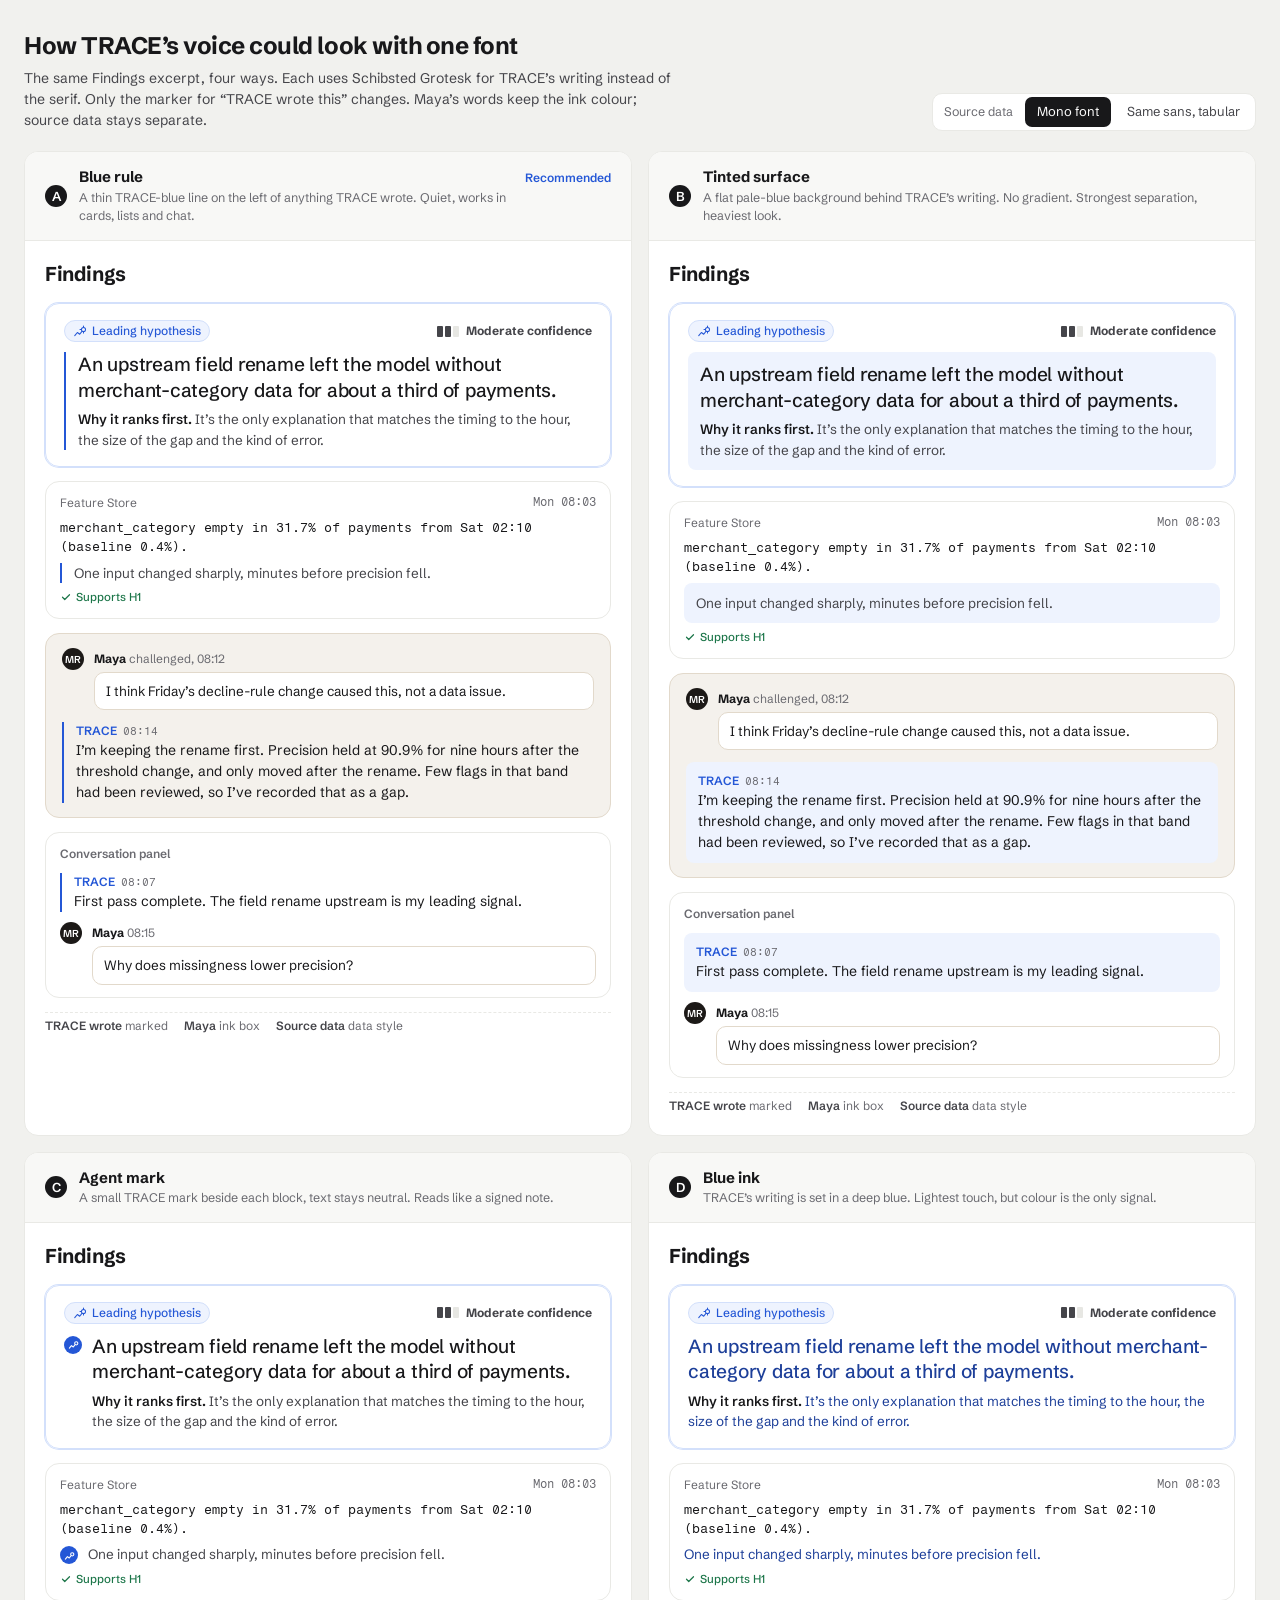
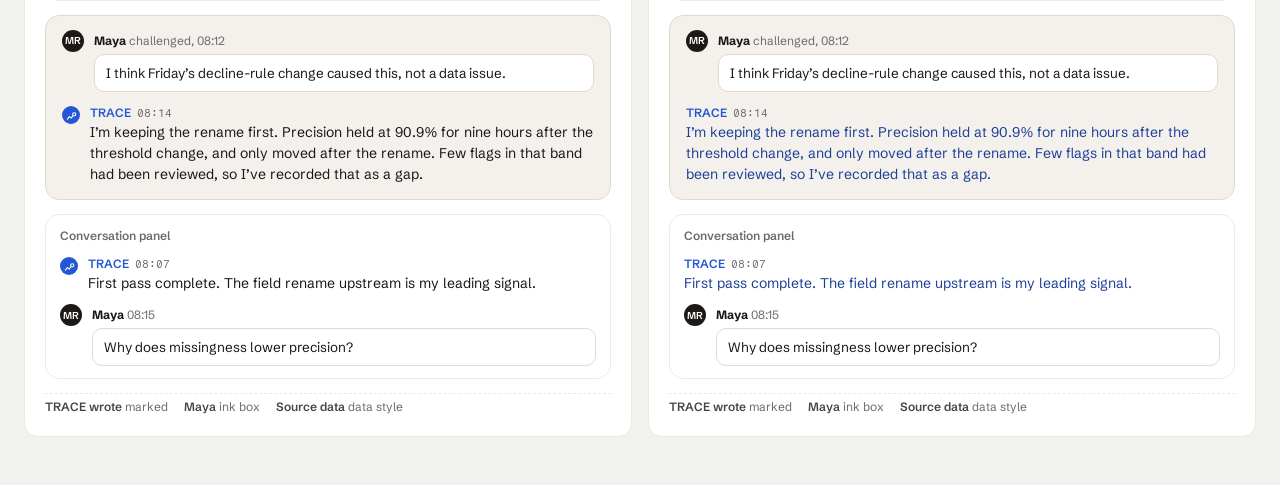
<file: trace-ai-voice-options.html>
<!doctype html>
<html lang="en">
<head>
<meta charset="utf-8">
<meta name="viewport" content="width=device-width, initial-scale=1">
<title>TRACE Voice Options</title>
<link rel="preconnect" href="https://fonts.googleapis.com">
<link rel="preconnect" href="https://fonts.gstatic.com" crossorigin>
<link href="https://fonts.googleapis.com/css2?family=Schibsted+Grotesk:wght@400;500;600;700&family=Fragment+Mono&display=swap" rel="stylesheet">
<style>
:root{
  --frame:#f1f1ee; --rail:#f8f8f6; --sunken:#f3f3f1; --line:#e9e9e5; --line-2:#d5d5cf; --dot:#b3b3ac;
  --text:#18181a; --text-2:#45454a; --text-3:#6a6a70;
  --agent:#2457d6; --agent-ink:#1d3f99; --agent-soft:#eef3fe; --agent-line:#d3e0fb;
  --ink:#1c1917; --ink-soft:#f4f1ec; --ink-line:#e2d9cb;
  --ok:#1b7548; --warn:#8f5708; --warn-soft:#fcf5e6; --warn-line:#f1deb6; --bad:#b3372e;
  --sans:"Schibsted Grotesk",-apple-system,"Segoe UI",Helvetica,Arial,sans-serif;
  --mono:"Fragment Mono",ui-monospace,Menlo,monospace;
  --r-sm:6px; --r-md:10px; --r-lg:14px;
}
*{box-sizing:border-box}
body{margin:0;background:var(--frame);color:var(--text);font:400 14px/1.5 var(--sans);-webkit-font-smoothing:antialiased}
h1,h2,h3,h4,p{margin:0}
button{font:inherit;color:inherit;cursor:pointer}
:focus-visible{outline:2px solid var(--agent);outline-offset:2px;border-radius:4px}
.icon{width:14px;height:14px;flex:none;fill:none;stroke:currentColor;stroke-width:1.8;stroke-linecap:round;stroke-linejoin:round}

.page{max-width:1440px;margin:0 auto;padding:28px 24px 48px}
.intro{display:flex;align-items:flex-end;gap:24px;flex-wrap:wrap;margin-bottom:20px}
.intro h1{font-size:24px;letter-spacing:-.02em}
.intro p{margin-top:4px;color:var(--text-2);max-width:72ch}
.toggle{margin-left:auto;display:flex;align-items:center;gap:4px;padding:3px;background:#fff;border:1px solid var(--line);border-radius:var(--r-md)}
.toggle span{font-size:12.5px;color:var(--text-3);padding:0 8px}
.toggle button{border:0;background:none;min-height:30px;padding:0 12px;border-radius:7px;font-size:13px;color:var(--text-2)}
.toggle button[aria-pressed="true"]{background:var(--text);color:#fff}

.grid{display:grid;grid-template-columns:1fr 1fr;gap:16px}
.variant{background:#fff;border:1px solid var(--line);border-radius:var(--r-lg);overflow:hidden;display:flex;flex-direction:column}
.v-hd{display:flex;align-items:baseline;gap:12px;padding:14px 20px;border-bottom:1px solid var(--line);background:var(--rail)}
.v-hd .k{font:600 13px/1 var(--sans);width:22px;height:22px;border-radius:50%;display:grid;place-items:center;background:var(--text);color:#fff;flex:none;align-self:center}
.v-hd h2{font-size:15px}
.v-hd p{font-size:12.5px;color:var(--text-3)}
.v-hd .rec{margin-left:auto;font-size:12px;font-weight:600;color:var(--agent);white-space:nowrap}
.v-bd{padding:18px 20px 20px;display:grid;gap:14px}

/* Shared Findings excerpt */
.ph h3{font-size:20px;letter-spacing:-.02em}
.pill{display:inline-flex;align-items:center;gap:5px;height:22px;padding:0 8px;border-radius:999px;font-size:12px;font-weight:500;border:1px solid transparent;white-space:nowrap}
.pill.agent{background:var(--agent-soft);color:var(--agent);border-color:var(--agent-line)}
.conf{display:inline-flex;align-items:center;gap:7px;font-size:12px;color:var(--text-2)}
.meter{display:inline-flex;gap:2px}.meter i{width:6px;height:11px;border-radius:1px;background:#e7e7e3}.meter i:nth-child(-n+2){background:var(--text-2)}
.card{border:1px solid var(--line);border-radius:var(--r-lg)}
.lead{border-color:var(--agent-line);box-shadow:0 0 0 1px var(--agent-line)}
.lead-in{padding:16px 18px;display:grid;gap:10px}
.meta{display:flex;align-items:center;gap:10px}
.meta .end{margin-left:auto}
.claim{font-size:19px;font-weight:500;line-height:1.35;letter-spacing:-.012em}
.small{font-size:13.5px;color:var(--text-2)}
.small b{color:var(--text);font-weight:600}
.ev{padding:12px 14px;display:grid;gap:6px}
.ev .src{display:flex;align-items:center;gap:6px;font-size:12px;color:var(--text-3)}
.ev .src .end{margin-left:auto}
.data{font:400 12.5px/1.55 var(--mono);color:var(--text)}
.time{font:400 11.5px/1 var(--mono);color:var(--text-3)}
.rel{display:inline-flex;align-items:center;gap:4px;font-size:11.5px;font-weight:500;color:var(--ok)}
.push{padding:14px 16px;border:1px solid var(--ink-line);border-radius:var(--r-lg);background:var(--ink-soft);display:grid;gap:12px}
.maya{display:grid;grid-template-columns:22px 1fr;gap:10px}
.av{width:22px;height:22px;border-radius:50%;display:grid;place-items:center;font-size:10px;font-weight:600;flex:none}
.av.m{background:var(--ink);color:#fff}
.av.t{background:var(--agent);color:#fff}.av.t .icon{width:12px;height:12px}
.maya .who{font-size:12px;color:var(--text-3)}.maya .who b{color:var(--text)}
.maya .bd{margin-top:3px;padding:8px 11px;background:#fff;border:1px solid var(--ink-line);border-radius:var(--r-md);font-size:13.5px}
.chat{border:1px solid var(--line);border-radius:var(--r-lg);padding:12px 14px;display:grid;gap:10px;background:#fff}
.chat .lbl{font-size:12px;font-weight:600;color:var(--text-3)}
.legend{display:flex;gap:16px;flex-wrap:wrap;font-size:12px;color:var(--text-3);padding-top:4px;border-top:1px dashed var(--line)}
.legend b{color:var(--text-2);font-weight:600}

/* ---------- The AI-authored text, four treatments ----------
   .ai       = a block TRACE wrote (claim, reasoning, reply)
   .ai-who   = the "TRACE" attribution line
   All variants use the same sans font. Only the marker changes. */
.ai-who{display:flex;align-items:center;gap:6px;font-size:12px;font-weight:600;color:var(--agent)}
.ai-who time{font:400 11px/1 var(--mono);color:var(--text-3);font-weight:400}
.ai p+p{margin-top:6px}

/* A: Blue rule */
.va .ai{border-left:2px solid var(--agent);padding-left:12px}
.va .ai-who .av{display:none}

/* B: Tinted surface (flat, no gradient) */
.vb .ai{background:var(--agent-soft);border-radius:8px;padding:10px 12px}
.vb .lead .ai{background:var(--agent-soft)}
.vb .ai-who .av{display:none}

/* C: Agent mark only */
.vc .ai{display:grid;grid-template-columns:18px 1fr;column-gap:10px}
.vc .ai::before{content:"";grid-row:1 / span 9;width:18px;height:18px;margin-top:2px;border-radius:50%;background:var(--agent) url("data:image/svg+xml,%3Csvg xmlns='http://www.w3.org/2000/svg' viewBox='0 0 24 24' fill='none' stroke='white' stroke-width='2.4' stroke-linecap='round' stroke-linejoin='round'%3E%3Cpath d='M3 20l4.5-5.5 4 3L15 13'/%3E%3Ccircle cx='18' cy='9.5' r='3.5'/%3E%3C/svg%3E") center/11px no-repeat}
.vc .ai > *{grid-column:2}
.vc .ai-who .av{display:none}

/* D: Blue ink text */
.vd .ai{color:var(--agent-ink)}
.vd .ai .small,.vd .ai .claim{color:var(--agent-ink)}
.vd .ai-who .av{display:none}

/* Data font switch: Fragment Mono vs sans with tabular figures */
body.sansdata .data,body.sansdata .time,body.sansdata .ai-who time{font-family:var(--sans);font-variant-numeric:normal;letter-spacing:0}
body.sansdata .data{background:var(--sunken);border-radius:4px;padding:6px 8px;font-size:13px}

@media (max-width:1100px){.grid{grid-template-columns:1fr}}
</style>
</head>
<body>
<main class="page">
  <div class="intro">
    <div>
      <h1>How TRACE’s voice could look with one font</h1>
      <p>The same Findings excerpt, four ways. Each uses Schibsted Grotesk for TRACE’s writing instead of the serif. Only the marker for “TRACE wrote this” changes. Maya’s words keep the ink colour; source data stays separate.</p>
    </div>
    <div class="toggle" role="group" aria-label="Font for source data">
      <span>Source data</span>
      <button aria-pressed="true" data-data="mono">Mono font</button>
      <button aria-pressed="false" data-data="sans">Same sans, tabular</button>
    </div>
  </div>
  <div class="grid" id="grid"></div>
</main>

<script>
const ic = '<svg class="icon" viewBox="0 0 24 24" aria-hidden="true"><path d="M3 20l4.5-5.5 4 3L15 13"/><circle cx="18" cy="9.5" r="3.5"/><path d="M18 3.5v1.5M18 14v1.5M12 9.5h1.5"/></svg>';
const check = '<svg class="icon" viewBox="0 0 24 24" aria-hidden="true" style="width:12px;height:12px;stroke-width:2.4"><path d="M5 12.5l4.5 4.5L19 7.5"/></svg>';
const V = [
  ['va','A','Blue rule','A thin TRACE-blue line on the left of anything TRACE wrote. Quiet, works in cards, lists and chat.', true],
  ['vb','B','Tinted surface','A flat pale-blue background behind TRACE’s writing. No gradient. Strongest separation, heaviest look.'],
  ['vc','C','Agent mark','A small TRACE mark beside each block, text stays neutral. Reads like a signed note.'],
  ['vd','D','Blue ink','TRACE’s writing is set in a deep blue. Lightest touch, but colour is the only signal.']
];
const excerpt = `
  <div class="ph"><h3>Findings</h3></div>
  <article class="card lead"><div class="lead-in">
    <div class="meta"><span class="pill agent">${ic}Leading hypothesis</span><span class="end conf"><span class="meter"><i></i><i></i><i></i></span><b>Moderate confidence</b></span></div>
    <div class="ai">
      <p class="claim">An upstream field rename left the model without merchant-category data for about a third of payments.</p>
      <p class="small"><b>Why it ranks first.</b> It’s the only explanation that matches the timing to the hour, the size of the gap and the kind of error.</p>
    </div>
  </div></article>
  <article class="card ev">
    <span class="src">Feature Store<span class="end time">Mon 08:03</span></span>
    <p class="data">merchant_category empty in 31.7% of payments from Sat 02:10 (baseline 0.4%).</p>
    <div class="ai"><p class="small">One input changed sharply, minutes before precision fell.</p></div>
    <span class="rel">${check}Supports H1</span>
  </article>
  <div class="push">
    <div class="maya"><span class="av m">MR</span><div><span class="who"><b>Maya</b> challenged, 08:12</span><p class="bd">I think Friday’s decline-rule change caused this, not a data issue.</p></div></div>
    <div class="ai"><span class="ai-who"><span class="av t">${ic}</span>TRACE <time>08:14</time></span><p>I’m keeping the rename first. Precision held at 90.9% for nine hours after the threshold change, and only moved after the rename. Few flags in that band had been reviewed, so I’ve recorded that as a gap.</p></div>
  </div>
  <div class="chat"><span class="lbl">Conversation panel</span>
    <div class="ai"><span class="ai-who">TRACE <time>08:07</time></span><p>First pass complete. The field rename upstream is my leading signal.</p></div>
    <div class="maya"><span class="av m">MR</span><div><span class="who"><b>Maya</b> 08:15</span><p class="bd">Why does missingness lower precision?</p></div></div>
  </div>
  <div class="legend"><span><b>TRACE wrote</b> marked</span><span><b>Maya</b> ink box</span><span><b>Source data</b> data style</span></div>`;
document.getElementById('grid').innerHTML = V.map(([cls, k, t, d, rec]) => `
  <section class="variant ${cls}" aria-labelledby="h-${cls}">
    <header class="v-hd"><span class="k">${k}</span><div><h2 id="h-${cls}">${t}</h2><p>${d}</p></div>${rec ? '<span class="rec">Recommended</span>' : ''}</header>
    <div class="v-bd">${excerpt}</div>
  </section>`).join('');
document.querySelectorAll('[data-data]').forEach(b => b.addEventListener('click', () => {
  document.querySelectorAll('[data-data]').forEach(x => x.setAttribute('aria-pressed', x === b));
  document.body.classList.toggle('sansdata', b.dataset.data === 'sans');
}));
</script>
</body>
</html>
</file>
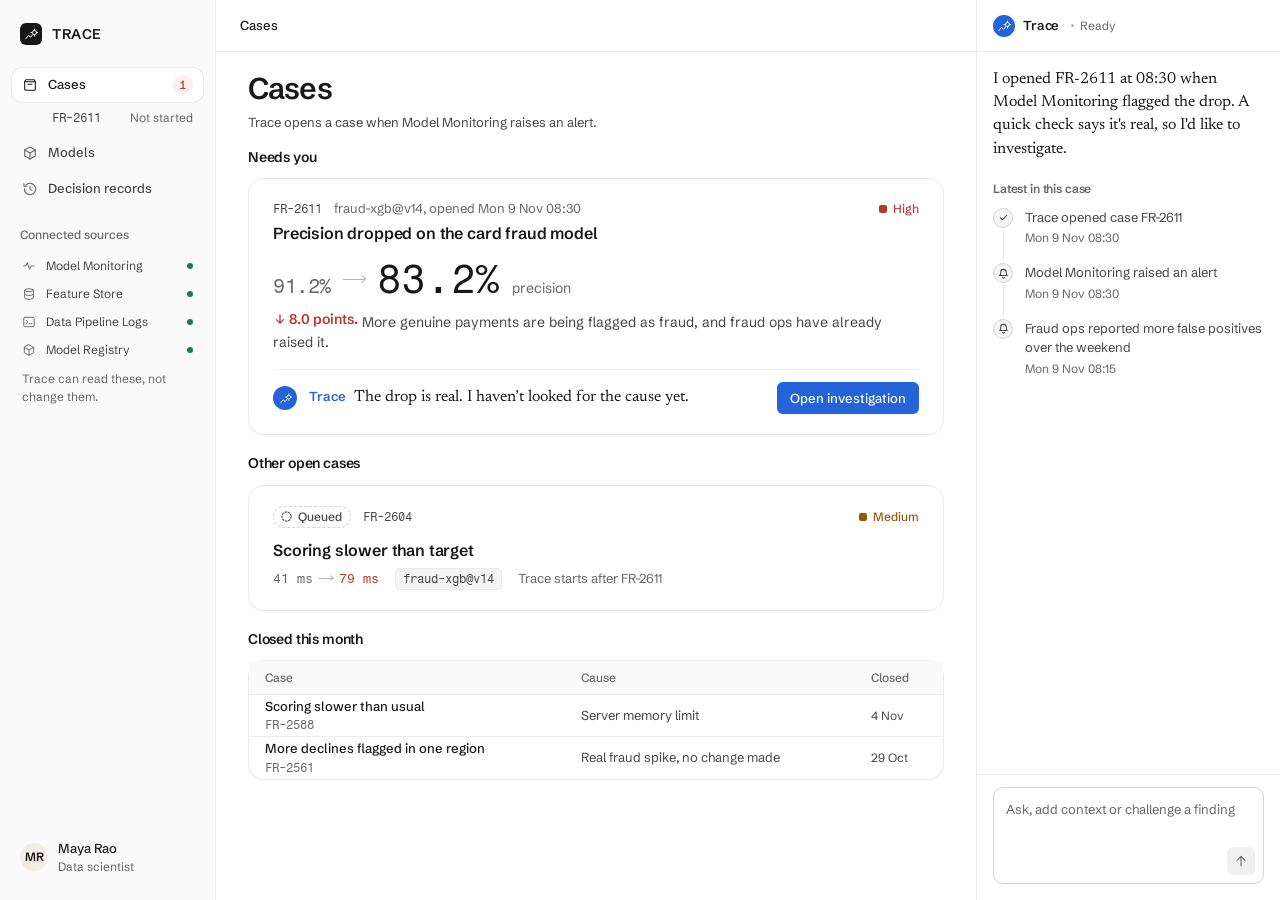
<file: trace-app-standalone.html>
<!doctype html>
<html lang="en">
<head>
<meta charset="utf-8">
<meta name="viewport" content="width=device-width, initial-scale=1">
<title>TRACE</title>
<!-- Standalone build of showcase/app.html: design system and app code inlined. Regenerate after edits. -->
<link rel="preconnect" href="https://fonts.googleapis.com">
<link rel="preconnect" href="https://fonts.gstatic.com" crossorigin>
<link href="https://fonts.googleapis.com/css2?family=Schibsted+Grotesk:wght@400;500;600;700&family=Newsreader:ital,opsz,wght@0,6..72,400;0,6..72,500;1,6..72,400&family=Fragment+Mono&display=swap" rel="stylesheet">
<style>
/* TRACE design system: tokens, components, investigation components */
/* =========================================================
   TRACE · Design tokens + global styles
   Every screen and component reads from these variables.
   Never put a raw hex value in a component or a screen.
   ========================================================= */


:root{
  /* ---- Neutrals (true grey, no tint) ---- */
  --gray-0:#ffffff;
  --gray-25:#fafafa;
  --gray-50:#f5f5f5;   /* app background */
  --gray-75:#f0f0f0;   /* hover */
  --gray-100:#ebebeb;  /* active nav, dividers */
  --gray-150:#e5e5e5;
  --gray-200:#d6d6d6;
  --gray-300:#b5b5b5;  /* decorative only: connectors, dots. Never text */
  --gray-500:#666666;  /* 5.7:1 on white, 5.2:1 on gray-50, 4.8:1 on gray-100 */
  --gray-700:#454545;
  --gray-900:#171717;

  /* ---- Brand + semantic hues, tuned to sit on neutral grey ---- */
  --blue-600:#2563d9;    --blue-700:#1d4fb3;    --blue-50:#edf3fe;    --blue-100:#d6e3fb;
  --ink-900:#1c1917;     --ink-700:#3d3733;     --sand-50:#f3eee5;     --sand-200:#e3d9c9;   /* Maya: warm ink on paper */
  --green-600:#1d7a4c;   --green-50:#ebf6f0;    --green-100:#cfe9db;
  --amber-600:#935a0b;   --amber-50:#fcf4e4;    --amber-100:#f3e0bb;
  --red-600:#b5382f;     --red-50:#fdeeec;      --red-100:#f5d3cf;

  /* ---- Semantic roles ---- */
  --bg-app:var(--gray-50);         /* behind everything */
  --bg-surface:var(--gray-0);      /* cards, panels */
  --bg-subtle:var(--gray-25);      /* table headers, inset rows */
  --bg-sunken:var(--gray-50);      /* inputs, wells, secondary panels */
  --bg-hover:var(--gray-75);
  --bg-active:var(--gray-100);      /* selected nav, pressed */
  --bg-canvas:var(--gray-25);      /* investigation canvas */
  --canvas-dot:var(--gray-200);

  --text:var(--gray-900);
  --text-2:var(--gray-700);
  --text-3:var(--gray-500);
  --text-inverse:var(--gray-0);

  --border:var(--gray-100);
  --border-strong:var(--gray-200);
  --connector:var(--gray-300);

  /* Accent (blue) = the agent and primary actions */
  --accent:var(--blue-600);
  --accent-hover:var(--blue-700);
  --accent-soft:var(--blue-50);
  --accent-line:var(--blue-100);
  /* Human = Maya's input, challenges and decisions */
  /* Human (ink on warm paper) = Maya. Differs from the agent in lightness, not just hue,
     so it still reads in greyscale and for colour-blind users */
  --human:var(--ink-900);
  --human-hover:var(--ink-700);
  --human-soft:var(--sand-50);
  --human-line:var(--sand-200);
  /* Outcome colours. Always paired with an icon and a label */
  --success:var(--green-600);  --success-soft:var(--green-50);  --success-line:var(--green-100);
  --warning:var(--amber-600);  --warning-soft:var(--amber-50);  --warning-line:var(--amber-100);
  --danger:var(--red-600);     --danger-soft:var(--red-50);     --danger-line:var(--red-100);

  /* ---- Type: three voices ----
     --font   Interface. Controls, labels, navigation, Maya's own words.
     --serif  Trace's reasoning. Every claim, hypothesis and explanation the agent writes.
     --mono   Machine facts. Values read straight from a source: metrics, IDs, versions, timestamps, logs.
     Never swap them for decoration: the face tells Maya who is speaking. */
  --font:"Schibsted Grotesk",-apple-system,"Segoe UI",Helvetica,Arial,sans-serif;
  --serif:"Newsreader",Georgia,"Times New Roman",serif;
  --mono:"Fragment Mono",ui-monospace,"SF Mono",Menlo,monospace;

  --fs-11:11px;   /* kbd hints only. Never running text */
  --fs-12:12px;   /* labels, metadata, badges. The smallest size for any readable text */
  --fs-13:13px;   /* secondary text, table cells */
  --fs-14:14px;   /* body */
  --fs-16:16px;   /* card titles */
  --fs-17:17px;   /* Trace's voice (serif runs optically small) */
  --fs-20:20px;   /* claims, headline findings */
  --fs-22:22px;   /* section headings */
  --fs-30:30px;   /* page titles */
  --fs-32:32px;   /* metric values */

  --lh-tight:1.25;
  --lh-body:1.5;

  /* ---- Space (4px base) ---- */
  --sp-1:4px; --sp-2:8px; --sp-3:12px; --sp-4:16px; --sp-5:20px; --sp-6:24px; --sp-8:32px; --sp-10:40px; --sp-12:48px;

  /* ---- Shape ---- */
  --r-xs:4px;    /* badges inside dense rows, kbd */
  --r-sm:6px;    /* buttons, inputs, nodes' inner bits */
  --r-md:10px;   /* nodes, inset panels, inputs groups */
  --r-lg:16px;   /* cards */
  --r-xl:24px;   /* app frame */
  --r-full:999px;

  /* ---- Elevation: only three levels ---- */
  --shadow-1:0 1px 2px rgb(0 0 0/.04);                                          /* controls, nodes */
  --shadow-2:0 1px 2px rgb(0 0 0/.05),0 8px 24px -12px rgb(0 0 0/.14);  /* popovers, active node */
  --shadow-3:0 2px 4px rgb(0 0 0/.05),0 24px 48px -16px rgb(0 0 0/.22); /* modals, inspector */

  /* ---- Layout ---- */
  --sidebar-w:232px;
  --topbar-h:52px;
  --inspector-w:360px;
  --content-max:1280px;
  --gutter:var(--sp-6);

  /* ---- Control sizes ---- */
  --ctl-sm:28px;
  --ctl-md:32px;
  --ctl-lg:40px;

  /* ---- Motion ---- */
  --ease:cubic-bezier(.2,.8,.2,1);
  --dur-fast:120ms;
  --dur:200ms;

  /* ---- Layers ---- */
  --z-sticky:10; --z-popover:40; --z-overlay:90; --z-modal:100;
}

/* ---------- Global ---------- */
*,*::before,*::after{box-sizing:border-box}
html{-webkit-text-size-adjust:100%;accent-color:var(--accent);scrollbar-color:var(--gray-200) transparent;scrollbar-width:thin}
body{margin:0;background:var(--bg-app);color:var(--text);font:400 var(--fs-14)/var(--lh-body) var(--font);-webkit-font-smoothing:antialiased}
h1,h2,h3,h4{margin:0;font-weight:500;line-height:var(--lh-tight);letter-spacing:-.012em;text-wrap:balance}
p{margin:0}
a{color:var(--accent);text-decoration:none}
a:hover{text-decoration:underline;text-underline-offset:3px;text-decoration-thickness:1px}
button,input,select,textarea{font:inherit;color:inherit}
button{cursor:pointer}
::selection{background:var(--accent-line);color:var(--text)}
input,textarea{caret-color:var(--accent)}
:focus-visible{outline:2px solid var(--accent);outline-offset:2px;border-radius:var(--r-sm)}
/* Mono runs a little large, so shrink it, but never below the 12px floor */
code,kbd,.mono{font-family:var(--mono);font-size:max(var(--fs-12),.9em);letter-spacing:0}

/* Type roles */
.t-page{font-size:var(--fs-30);font-weight:600;letter-spacing:-.028em;line-height:1.1}
.t-section{font-size:var(--fs-22);font-weight:600;letter-spacing:-.02em}
.t-card{font-size:var(--fs-16);font-weight:600;letter-spacing:-.01em}
.t-body{font-size:var(--fs-14)}
.t-secondary{font-size:var(--fs-13);color:var(--text-2)}
.t-label{font-size:var(--fs-12);font-weight:500;color:var(--text-3)}
.t-meta{font-size:var(--fs-12);color:var(--text-3)}
.t-metric{font-family:var(--mono);font-size:var(--fs-32);font-weight:400;letter-spacing:-.04em;line-height:1}
.t-id{font-family:var(--mono);font-size:var(--fs-12);color:var(--text-2)}
/* Trace's voice. Use for anything the agent wrote as interpretation */
.voice{font-family:var(--serif);font-size:var(--fs-17);line-height:1.45;font-weight:400;letter-spacing:-.005em;color:var(--text);font-optical-sizing:auto}
.voice-lg{font-family:var(--serif);font-size:var(--fs-20);line-height:1.3;font-weight:500;letter-spacing:-.012em;color:var(--text)}
.voice em,.voice-lg em{font-style:italic}

/* Utilities */
.muted{color:var(--text-3)}
.sr{position:absolute;width:1px;height:1px;overflow:hidden;clip:rect(0 0 0 0);white-space:nowrap}
.stack{display:flex;flex-direction:column}
.row{display:flex;align-items:center}
.gap-1{gap:var(--sp-1)} .gap-2{gap:var(--sp-2)} .gap-3{gap:var(--sp-3)} .gap-4{gap:var(--sp-4)} .gap-6{gap:var(--sp-6)}
.icon{width:16px;height:16px;flex:none;fill:none;stroke:currentColor;stroke-width:1.6;stroke-linecap:round;stroke-linejoin:round}
.icon-sm{width:14px;height:14px}
.icon-xs{width:12px;height:12px}

@media (prefers-reduced-motion:reduce){
  *,*::before,*::after{animation-duration:.01ms!important;animation-iteration-count:1!important;transition-duration:.01ms!important;scroll-behavior:auto!important}
}

/* =========================================================
   TRACE · Component library
   Reads only from tokens.css. Grouped:
   1 Actions · 2 Navigation & shell · 3 Containers
   4 Status · 5 Data display · 6 Agent · 7 Workflow canvas
   ========================================================= */

/* =========== 1. ACTIONS =========== */
.btn{display:inline-flex;align-items:center;justify-content:center;gap:var(--sp-2);height:var(--ctl-md);padding:0 var(--sp-3);border-radius:var(--r-sm);border:1px solid transparent;font-size:var(--fs-13);font-weight:500;line-height:1;white-space:nowrap;text-decoration:none!important;transition:background var(--dur-fast),border-color var(--dur-fast),color var(--dur-fast),box-shadow var(--dur-fast)}
.btn .icon{width:15px;height:15px}
.btn-sm{height:var(--ctl-sm);padding:0 10px;font-size:var(--fs-12)}
.btn-lg{height:var(--ctl-lg);padding:0 var(--sp-4);font-size:var(--fs-14)}
.btn-primary{background:var(--accent);color:var(--text-inverse);box-shadow:var(--shadow-1)}
.btn-primary:hover{background:var(--accent-hover)}
.btn-secondary{background:var(--bg-surface);border-color:var(--border-strong);color:var(--text)}
.btn-secondary:hover{background:var(--bg-hover)}
.btn-soft{background:var(--bg-hover);color:var(--text)}
.btn-soft:hover{background:var(--bg-active)}
.btn-ghost{background:transparent;color:var(--text-2)}
.btn-ghost:hover{background:var(--bg-hover);color:var(--text)}
.btn-human{background:var(--human);color:var(--text-inverse)}
.btn-human:hover{background:var(--human-hover)}
.btn-danger{background:var(--bg-surface);border-color:var(--danger-line);color:var(--danger)}
.btn-danger:hover{background:var(--danger-soft)}
.btn:active:not(:disabled){transform:translateY(.5px)}
.btn:disabled,.btn[aria-disabled="true"]{opacity:.45;cursor:not-allowed;box-shadow:none}
.btn-text{height:auto;min-height:24px;padding:0;border:0;background:none;color:var(--accent);font-weight:500}
.btn-text:hover{color:var(--accent-hover);text-decoration:underline!important;text-underline-offset:2px}

.icon-btn{position:relative;display:inline-grid;place-items:center;width:var(--ctl-md);height:var(--ctl-md);border-radius:var(--r-sm);border:1px solid transparent;background:transparent;color:var(--text-2);transition:background var(--dur-fast),color var(--dur-fast)}
.icon-btn:hover{background:var(--bg-hover);color:var(--text)}
.icon-btn[aria-pressed="true"]{background:var(--bg-active);color:var(--text)}
.icon-btn.outline{border-color:var(--border-strong);background:var(--bg-surface)}
.icon-btn:disabled{opacity:.4;cursor:not-allowed}
.icon-btn .dot{position:absolute;top:6px;right:6px;width:7px;height:7px;border-radius:50%;background:var(--danger);box-shadow:0 0 0 2px var(--bg-surface)}

/* Tabs: underline for page sections, segmented for small toggles */
.tabs{display:flex;gap:var(--sp-5);border-bottom:1px solid var(--border)}
.tab{position:relative;height:38px;display:inline-flex;align-items:center;gap:6px;padding:0;border:0;background:none;font-size:var(--fs-13);font-weight:500;color:var(--text-3)}
.tab:hover{color:var(--text)}
.tab[aria-selected="true"]{color:var(--text)}
.tab[aria-selected="true"]::after{content:"";position:absolute;left:0;right:0;bottom:-1px;height:2px;border-radius:2px;background:var(--text)}
.tab .count{font:500 var(--fs-12)/1 var(--font);font-variant-numeric:tabular-nums;color:var(--text-3);background:var(--bg-sunken);padding:3px 5px;border-radius:var(--r-xs)}
.seg{display:inline-flex;padding:2px;gap:2px;background:var(--bg-sunken);border:1px solid var(--border);border-radius:var(--r-sm)}
.seg button{height:24px;padding:0 10px;border:0;border-radius:4px;background:none;font-size:var(--fs-12);font-weight:500;color:var(--text-3)}
.seg button[aria-pressed="true"]{background:var(--bg-surface);color:var(--text);box-shadow:var(--shadow-1)}

/* Inputs */
.field{display:flex;flex-direction:column;gap:6px}
.field>label{font-size:var(--fs-12);font-weight:500;color:var(--text-2)}
.input,.select{height:var(--ctl-md);width:100%;padding:0 var(--sp-3);border:1px solid var(--border-strong);border-radius:var(--r-sm);background:var(--bg-surface);font-size:var(--fs-13);transition:border-color var(--dur-fast),box-shadow var(--dur-fast)}
.input::placeholder{color:var(--text-3)}
.input:hover,.select:hover{border-color:var(--gray-300)}
.input:focus,.select:focus{outline:none;border-color:var(--accent);box-shadow:0 0 0 3px var(--accent-soft)}
.select{appearance:none;padding-right:30px;background:var(--bg-surface) url("data:image/svg+xml,%3Csvg xmlns='http://www.w3.org/2000/svg' viewBox='0 0 24 24' fill='none' stroke='%23666666' stroke-width='2' stroke-linecap='round'%3E%3Cpath d='M7 10l5 5 5-5'/%3E%3C/svg%3E") no-repeat right 8px center/14px}
.search{position:relative;display:flex;align-items:center}
.search .icon{position:absolute;left:10px;color:var(--text-3);pointer-events:none}
.search .input{padding-left:32px;background:var(--bg-sunken);border-color:transparent}
.search .input:hover{border-color:var(--border-strong)}
.search kbd{position:absolute;right:8px;font-size:var(--fs-11);color:var(--text-3);border:1px solid var(--border-strong);border-radius:var(--r-xs);padding:1px 5px;background:var(--bg-surface)}

/* Filter chip: shows its applied value */
.chip{display:inline-flex;align-items:center;gap:6px;height:var(--ctl-sm);padding:0 10px;border:1px dashed var(--border-strong);border-radius:var(--r-full);background:var(--bg-surface);font-size:var(--fs-12);font-weight:500;color:var(--text-2)}
.chip:hover{border-color:var(--gray-300);color:var(--text)}
.chip[aria-pressed="true"],.chip.applied{border-style:solid;border-color:var(--border-strong);background:var(--bg-active);color:var(--text)}
.chip .val{color:var(--text);font-weight:500}
.chip.applied .val{color:inherit}

/* Dropdown menu (popover) */
.menu{min-width:220px;padding:var(--sp-1);background:var(--bg-surface);border:1px solid var(--border);border-radius:var(--r-md);box-shadow:var(--shadow-2)}
.menu-label{padding:6px 10px 4px;font-size:var(--fs-12);font-weight:500;color:var(--text-3)}
.menu-item{display:flex;align-items:center;gap:var(--sp-2);width:100%;height:30px;padding:0 10px;border:0;border-radius:var(--r-xs);background:none;font-size:var(--fs-13);color:var(--text);text-align:left}
.menu-item:hover,.menu-item:focus-visible{background:var(--bg-hover);outline:none}
.menu-item .icon{color:var(--text-3)}
.menu-item .end{margin-left:auto;color:var(--text-3);font-size:var(--fs-12)}
.menu-item[aria-checked="true"] .end{color:var(--text)}
.menu-sep{height:1px;margin:var(--sp-1) 0;background:var(--border)}

/* =========== 2. NAVIGATION & SHELL =========== */
.app{display:grid;grid-template-columns:var(--sidebar-w) minmax(0,1fr);min-height:100vh;background:var(--bg-app)}
.app.has-inspector{grid-template-columns:var(--sidebar-w) minmax(0,1fr) var(--inspector-w)}

.sidebar{display:flex;flex-direction:column;gap:var(--sp-1);padding:var(--sp-4) var(--sp-3);background:var(--bg-app);border-right:1px solid var(--border);min-height:0}
.brand{display:flex;align-items:center;gap:10px;height:36px;padding:0 var(--sp-2);margin-bottom:var(--sp-3);font-weight:600;font-size:var(--fs-14);letter-spacing:.04em}
.brand-mark{width:22px;height:22px;border-radius:6px;background:var(--gray-900);display:grid;place-items:center;color:var(--text-inverse)}
.brand-mark svg{width:14px;height:14px}
.nav-group{display:flex;flex-direction:column;gap:2px}
.nav-group+.nav-group{margin-top:var(--sp-4)}
.nav-label{padding:0 var(--sp-2) 6px;font-size:var(--fs-12);font-weight:500;color:var(--text-3)}
.nav-item{display:flex;align-items:center;gap:10px;height:34px;padding:0 10px;border-radius:var(--r-md);font-size:var(--fs-13);font-weight:500;color:var(--text-2);text-decoration:none!important}
.nav-item .icon{color:var(--text-3)}
.nav-item:hover{background:var(--bg-hover);color:var(--text)}
.nav-item[aria-current="page"]{background:var(--bg-active);color:var(--text)}
.nav-item[aria-current="page"] .icon{color:var(--text)}
.nav-item .count{margin-left:auto;font:500 var(--fs-12)/1 var(--font);font-variant-numeric:tabular-nums;color:var(--text-3)}
.nav-item .live{margin-left:auto;width:7px;height:7px;border-radius:50%;background:var(--accent);box-shadow:0 0 0 3px var(--accent-soft)}
.sidebar .spacer{flex:1}

.user{display:flex;align-items:center;gap:10px;padding:var(--sp-2);border-radius:var(--r-sm);border:0;background:none;width:100%;text-align:left}
.user:hover{background:var(--bg-hover)}
.avatar{width:28px;height:28px;flex:none;border-radius:50%;display:grid;place-items:center;font-size:var(--fs-12);font-weight:600;background:var(--human-soft);color:var(--human)}
.avatar.agent{background:var(--accent);color:var(--text-inverse)}
.avatar.agent svg{width:14px;height:14px}
.avatar-sm{width:22px;height:22px;font-size:var(--fs-12)}
.user b{display:block;font-size:var(--fs-13);font-weight:500}
.user small{display:block;font-size:var(--fs-12);color:var(--text-3)}

.main{min-width:0;display:flex;flex-direction:column}
.topbar{position:sticky;top:0;z-index:var(--z-sticky);display:flex;align-items:center;gap:var(--sp-3);height:var(--topbar-h);padding:0 var(--gutter);background:var(--bg-app);border-bottom:1px solid var(--border)}
.topbar .end{margin-left:auto;display:flex;align-items:center;gap:var(--sp-2)}
.crumbs{display:flex;align-items:center;gap:6px;min-width:0;font-size:var(--fs-13);color:var(--text-3)}
.crumbs a{color:var(--text-3)}
.crumbs a:hover{color:var(--text);text-decoration:none}
.crumbs .sep{color:var(--gray-300)}
.crumbs [aria-current="page"]{color:var(--text);font-weight:500;overflow:hidden;text-overflow:ellipsis;white-space:nowrap}

.content{width:100%;max-width:var(--content-max);margin:0 auto;padding:var(--sp-6) var(--gutter) var(--sp-12)}
.page-hd{display:flex;align-items:flex-end;justify-content:space-between;gap:var(--sp-4);margin-bottom:var(--sp-6)}
.page-hd .sub{margin-top:var(--sp-1);font-size:var(--fs-13);color:var(--text-2)}
.grid-12{display:grid;grid-template-columns:repeat(12,minmax(0,1fr));gap:var(--sp-4)}
.span-3{grid-column:span 3}.span-4{grid-column:span 4}.span-5{grid-column:span 5}.span-6{grid-column:span 6}.span-7{grid-column:span 7}.span-8{grid-column:span 8}.span-12{grid-column:span 12}

/* =========== 3. CONTAINERS =========== */
.card{background:var(--bg-surface);border:1px solid var(--border);border-radius:var(--r-lg)}
.card-hd{display:flex;align-items:center;gap:var(--sp-3);padding:var(--sp-5) var(--sp-6) var(--sp-4);border-bottom:1px solid var(--border)}
.card-hd h3{font-size:var(--fs-14);font-weight:500}
.card-hd .end{margin-left:auto;display:flex;align-items:center;gap:var(--sp-2)}
.card-bd{padding:var(--sp-6)}
.card-ft{display:flex;align-items:center;gap:var(--sp-2);padding:var(--sp-3) var(--sp-6);border-top:1px solid var(--border);background:var(--bg-subtle);border-radius:0 0 var(--r-lg) var(--r-lg)}
.card.flat{box-shadow:none}
.card.attention{border-color:var(--warning-line);background:linear-gradient(var(--warning-soft),var(--warning-soft)) top/100% 44px no-repeat,var(--bg-surface)}
.card.attention .card-bd{padding-top:var(--sp-3)}

/* Secondary panel: a well inside a card or page. Never a card in a card */
.panel{background:var(--bg-sunken);border-radius:var(--r-md);padding:var(--sp-4) var(--sp-5)}
.panel-hd{display:flex;align-items:center;justify-content:space-between;margin-bottom:var(--sp-3);font-size:var(--fs-12);font-weight:500;color:var(--text-3)}

/* Expandable section (details/summary) */
.expand{border-top:1px solid var(--border)}
.expand:last-child{border-bottom:1px solid var(--border)}
.expand>summary{list-style:none;display:flex;align-items:center;gap:var(--sp-2);min-height:40px;cursor:pointer;font-size:var(--fs-13);font-weight:500}
.expand>summary::-webkit-details-marker{display:none}
.expand>summary .chev{margin-left:auto;color:var(--text-3);transition:transform var(--dur) var(--ease)}
.expand[open]>summary .chev{transform:rotate(180deg)}
.expand>summary:hover{color:var(--accent)}
.expand-bd{padding:0 0 var(--sp-4);font-size:var(--fs-13);color:var(--text-2)}

/* Inspector: right-side details panel */
.inspector{display:flex;flex-direction:column;background:var(--bg-surface);border-left:1px solid var(--border);min-height:0}
.inspector-hd{display:flex;align-items:center;gap:var(--sp-2);height:var(--topbar-h);padding:0 var(--sp-3) 0 var(--sp-4);border-bottom:1px solid var(--border)}
.inspector-hd h3{font-size:var(--fs-13);font-weight:500}
.inspector-hd .end{margin-left:auto;display:flex;gap:2px}
.inspector .tabs{padding:0 var(--sp-4)}
.inspector-bd{flex:1;overflow:auto;padding:var(--sp-4)}

/* Modal + confirmation */
.scrim{position:fixed;inset:0;z-index:var(--z-overlay);background:color-mix(in srgb,var(--gray-900) 32%,transparent);display:grid;place-items:center;padding:var(--sp-4)}
.modal{width:min(480px,100%);background:var(--bg-surface);border-radius:var(--r-lg);box-shadow:var(--shadow-3);border:1px solid var(--border)}
.modal-hd{display:flex;align-items:flex-start;gap:var(--sp-3);padding:var(--sp-5) var(--sp-5) 0}
.modal-hd h2{font-size:var(--fs-16);font-weight:500}
.modal-hd p{margin-top:6px;font-size:var(--fs-13);color:var(--text-2)}
.modal-bd{padding:var(--sp-4) var(--sp-5)}
.modal-ft{display:flex;justify-content:flex-end;gap:var(--sp-2);padding:var(--sp-3) var(--sp-5) var(--sp-5)}
.modal-ic{width:32px;height:32px;flex:none;border-radius:var(--r-sm);display:grid;place-items:center;background:var(--human-soft);color:var(--human)}

/* =========== 4. STATUS =========== */
/* One vocabulary for every screen. Icon + label, never colour alone */
.status{display:inline-flex;align-items:center;gap:5px;height:22px;padding:0 8px 0 6px;border-radius:var(--r-full);font-size:var(--fs-12);font-weight:500;white-space:nowrap;border:1px solid transparent;vertical-align:middle}
.status .icon{width:13px;height:13px;stroke-width:2}
.status[data-status="investigating"]{background:var(--accent-soft);color:var(--accent);border-color:var(--accent-line)}
.status[data-status="completed"],.status[data-status="approved"]{background:var(--success-soft);color:var(--success);border-color:var(--success-line)}
.status[data-status="needs-review"],.status[data-status="low-confidence"]{background:var(--warning-soft);color:var(--warning);border-color:var(--warning-line)}
.status[data-status="conflicting"],.status[data-status="rejected"],.status[data-status="failed"]{background:var(--danger-soft);color:var(--danger);border-color:var(--danger-line)}
.status[data-status="awaiting-approval"]{background:var(--human-soft);color:var(--human);border-color:var(--human-line)}
.status[data-status="pending"]{background:var(--bg-surface);color:var(--text-3);border-color:var(--border-strong);border-style:dashed}
@keyframes spin{to{transform:rotate(360deg)}}

/* Small neutral tag: source names, model versions, categories */
.tag{display:inline-flex;align-items:center;gap:5px;height:22px;padding:0 7px;border-radius:var(--r-xs);background:var(--bg-sunken);border:1px solid var(--border);font-size:var(--fs-12);color:var(--text-2);white-space:nowrap}
.tag .icon{width:12px;height:12px;color:var(--text-3)}
.tag.mono{font-family:var(--mono);font-size:var(--fs-12)}

/* Severity: square marker + word */
.sev{display:inline-flex;align-items:center;gap:6px;font-size:var(--fs-12);font-weight:500}
.sev::before{content:"";width:8px;height:8px;border-radius:2px;background:currentColor}
.sev.high{color:var(--danger)} .sev.medium{color:var(--warning)} .sev.low{color:var(--text-3)}

/* Change delta */
.delta{display:inline-flex;align-items:center;gap:2px;font:500 var(--fs-12)/1 var(--mono)}
/* colour by meaning, not direction: a rising false-positive count is bad */
.delta.bad{color:var(--danger)} .delta.good{color:var(--success)} .delta.flat{color:var(--text-3)}
.delta .icon{width:12px;height:12px;stroke-width:2}

/* =========== 5. DATA DISPLAY =========== */
/* Metric card */
.metric{padding:var(--sp-4) var(--sp-5)}
.metric .lab{display:flex;align-items:center;gap:6px;font-size:var(--fs-12);font-weight:500;color:var(--text-2)}
.metric .lab .icon{color:var(--text-3)}
.metric .val{display:flex;align-items:baseline;gap:var(--sp-2);margin-top:var(--sp-3)}
.metric .val .unit{font-size:var(--fs-14);color:var(--text-3);font-weight:400}
.metric .ctx{margin-top:var(--sp-2);display:flex;align-items:center;gap:var(--sp-2);font-size:var(--fs-12);color:var(--text-3)}
.metrics{display:grid;grid-auto-flow:column;grid-auto-columns:1fr}
.metrics .metric+.metric{border-left:1px solid var(--border)}
.metric.bad .val .t-metric{color:var(--danger)}

/* Table */
.table-wrap{overflow-x:auto}
.table{width:100%;border-collapse:separate;border-spacing:0;font-size:var(--fs-13)}
/* Tabular figures only where numbers line up; in Schibsted they also widen punctuation */
.table td.num,.table .shift,.table .mono{font-variant-numeric:tabular-nums}
.table th{height:34px;padding:0 var(--sp-4);text-align:left;font-size:var(--fs-12);font-weight:500;color:var(--text-3);background:var(--bg-subtle);border-bottom:1px solid var(--border);white-space:nowrap}
.table td{height:48px;padding:0 var(--sp-4);border-bottom:1px solid var(--border);color:var(--text-2);vertical-align:middle}
.table tr:last-child td{border-bottom:0}
.table td.primary{color:var(--text);font-weight:500}
.table td.num,.table th.num{text-align:right;font-variant-numeric:tabular-nums}
.table tbody tr{transition:background var(--dur-fast)}
.table tbody tr:hover{background:var(--bg-subtle)}
.table tbody tr.is-selected{background:var(--bg-active)}
.table .sub{display:block;font-size:var(--fs-12);color:var(--text-3);font-weight:400}

/* Key-value rows */
.kv{display:grid;grid-template-columns:minmax(120px,38%) 1fr;column-gap:var(--sp-4)}
.kv dt,.kv dd{margin:0;padding:9px 0;border-bottom:1px solid var(--border);font-size:var(--fs-13)}
.kv dt{display:flex;align-items:center;gap:var(--sp-2);color:var(--text-3)}
.kv dt .icon{width:14px;height:14px}
.kv dd{color:var(--text);min-width:0;overflow-wrap:anywhere}
.kv dt:nth-last-child(2),.kv dd:last-child{border-bottom:0}

/* Source system card */
.source{display:flex;align-items:center;gap:var(--sp-3);padding:var(--sp-3);border:1px solid var(--border);border-radius:var(--r-md);background:var(--bg-surface)}
.source-ic{width:32px;height:32px;flex:none;border-radius:var(--r-sm);display:grid;place-items:center;background:var(--bg-sunken);color:var(--text-2);border:1px solid var(--border)}
.source b{display:block;font-size:var(--fs-13);font-weight:500}
.source small{display:block;font-size:var(--fs-12);color:var(--text-3)}
.source .end{margin-left:auto}
.conn{display:inline-flex;align-items:center;gap:6px;font-size:var(--fs-12);color:var(--text-2)}
.conn::before{content:"";width:6px;height:6px;border-radius:50%;background:var(--success)}
.conn[data-status="offline"]{color:var(--danger)} .conn[data-status="offline"]::before{background:var(--danger)}
.conn[data-status="read-only"]::before{background:var(--gray-300)}
.source .end{display:flex;align-items:center;gap:var(--sp-2)}

/* Evidence item */
.evidence{position:relative;display:grid;grid-template-columns:auto 1fr auto;column-gap:var(--sp-3);padding:var(--sp-4);border:1px solid var(--border);border-radius:var(--r-md);background:var(--bg-surface)}
.evidence .source-ic{width:28px;height:28px}
.evidence-src{display:flex;align-items:center;gap:var(--sp-2);font-size:var(--fs-12);color:var(--text-3)}
.evidence-src b{font-weight:500;color:var(--text-2)}
.evidence :is(h3,h4){margin-top:4px;font-size:var(--fs-14);font-weight:500}
.evidence .obs{display:flex;align-items:baseline;gap:var(--sp-2);margin-top:var(--sp-2);font:500 var(--fs-13)/1.4 var(--mono);color:var(--text)}
.evidence .obs .arrow{color:var(--text-3)}
.evidence p{margin-top:6px;font-size:var(--fs-13);color:var(--text-2)}
.evidence .rel{grid-column:2/-1;display:flex;flex-wrap:wrap;align-items:center;gap:var(--sp-2);margin-top:var(--sp-3);padding-top:var(--sp-3);border-top:1px dashed var(--border-strong);font-size:var(--fs-12);color:var(--text-3)}
.evidence .when{font:var(--fs-12)/1.4 var(--mono);color:var(--text-3);white-space:nowrap}
.evidence[data-relation="missing"]{border-style:dashed;background:var(--bg-subtle);box-shadow:none}
.rel-tag{display:inline-flex;align-items:center;gap:4px;font-weight:500}
.rel-tag .icon{width:12px;height:12px;stroke-width:2}
.rel-tag.supports{color:var(--success)} .rel-tag.contradicts{color:var(--danger)} .rel-tag.missing{color:var(--warning)}

/* Timeline */
.timeline{list-style:none;margin:0;padding:0}
.timeline li{position:relative;display:grid;grid-template-columns:20px 1fr auto;column-gap:var(--sp-3);padding-bottom:var(--sp-5)}
.timeline li:last-child{padding-bottom:0}
.timeline li::before{content:"";position:absolute;left:9.5px;top:22px;bottom:2px;width:1px;background:var(--border-strong)}
.timeline li:last-child::before{display:none}
.tl-dot{width:20px;height:20px;border-radius:50%;display:grid;place-items:center;background:var(--bg-surface);border:1px solid var(--border-strong);color:var(--text-3)}
.tl-dot .icon{width:11px;height:11px;stroke-width:2.2}
.tl-dot.agent{background:var(--accent-soft);border-color:var(--accent-line);color:var(--accent)}
.tl-dot.human{background:var(--human-soft);border-color:var(--human-line);color:var(--human)}
.tl-dot.ok{background:var(--success-soft);border-color:var(--success-line);color:var(--success)}
.timeline b{font-size:var(--fs-13);font-weight:500}
.timeline p{margin-top:2px;font-size:var(--fs-13);color:var(--text-2)}
.timeline time{font:var(--fs-12)/20px var(--mono);color:var(--text-3)}
.who{font-size:var(--fs-12);color:var(--text-3)}
.who.agent{color:var(--accent)} .who.human{color:var(--human)}

/* Comparison panel: two or more sources side by side */
.compare{display:grid;grid-template-columns:repeat(var(--cols,2),minmax(0,1fr));border:1px solid var(--border);border-radius:var(--r-md);overflow:hidden;background:var(--bg-surface)}
.compare>div{padding:var(--sp-4)}
.compare>div+div{border-left:1px solid var(--border)}
.compare .hd{display:flex;align-items:center;gap:var(--sp-2);font-size:var(--fs-12);font-weight:500;color:var(--text-2);margin-bottom:var(--sp-3)}
.compare .big{font-size:var(--fs-24);font-weight:500;letter-spacing:-.02em}
.compare .note{margin-top:var(--sp-2);font-size:var(--fs-12);color:var(--text-3)}
.compare .bars{display:flex;flex-direction:column;gap:6px;margin-top:var(--sp-3)}
.bar{display:grid;grid-template-columns:72px 1fr 44px;align-items:center;gap:var(--sp-2);font-size:var(--fs-12);color:var(--text-3)}
.bar i{display:block;height:6px;border-radius:3px;background:var(--bg-sunken);overflow:hidden}
.bar i::before{content:"";display:block;height:100%;width:var(--v,50%);background:var(--gray-300);border-radius:3px}
.bar.bad i::before{background:var(--danger)}
.bar.bad span:last-child{color:var(--danger)}
.bar span:last-child{text-align:right;font-family:var(--mono);color:var(--text-2)}

/* Activity log: dense, monospaced time column */
.log{list-style:none;margin:0;padding:0;font-size:var(--fs-12)}
.log li{display:grid;grid-template-columns:62px 16px 1fr;gap:var(--sp-2);align-items:start;padding:6px 0;border-bottom:1px solid var(--border)}
.log li:last-child{border-bottom:0}
.log time{font-family:var(--mono);color:var(--text-3)}
.log .icon{width:14px;height:14px;margin-top:1px;color:var(--text-3)}
.log .ok{color:var(--success)} .log .warn{color:var(--warning)} .log .err{color:var(--danger)} .log .human{color:var(--human)}
.log span{color:var(--text-2)}
.log code{color:var(--text)}

/* =========== 6. AGENT =========== */
/* Status indicator: who's working and on what */
/* One element: the agent's avatar carries the live state; the sentence never wraps */
.agent-status{display:inline-flex;align-items:center;gap:var(--sp-2);height:28px;padding:0 12px 0 4px;border-radius:var(--r-full);background:var(--bg-surface);border:1px solid var(--border);font-size:var(--fs-12);color:var(--text-2);white-space:nowrap;box-shadow:var(--shadow-1)}
.agent-status .avatar{position:relative;width:20px;height:20px}
.agent-status .avatar svg{width:12px;height:12px}
.agent-status .txt b{font-weight:600;color:var(--text)}
/* running: a soft ring breathes out of the avatar. The only perpetual motion in the system */
.agent-status:not(.idle):not(.waiting) .avatar::after{content:"";position:absolute;inset:-3px;border-radius:50%;border:1.5px solid var(--accent);opacity:0;animation:ping 1.8s var(--ease) infinite}
.agent-status.idle .avatar{background:var(--gray-300)}
.agent-status.waiting .avatar{background:var(--bg-surface);color:var(--human);box-shadow:inset 0 0 0 1.5px var(--human)}
@keyframes ping{0%{transform:scale(.9);opacity:.7}100%{transform:scale(1.5);opacity:0}}

/* Investigation progress: checked vs remaining */
.progress{display:flex;flex-direction:column;gap:var(--sp-2)}
.progress-top{display:flex;justify-content:space-between;font-size:var(--fs-12);color:var(--text-3)}
.progress-top b{font-weight:500;color:var(--text)}
.progress-bar{display:flex;gap:3px}
.progress-bar span{flex:1;height:4px;border-radius:2px;background:var(--bg-hover)}
.progress-bar span.done{background:var(--accent)}
.progress-bar span.active{background:linear-gradient(90deg,var(--accent) 50%,var(--accent-line) 50%)}
.progress-bar span.fail{background:var(--danger)}

/* Agent activity item */
.activity{list-style:none;margin:0;padding:0;display:flex;flex-direction:column}
.act{position:relative;display:grid;grid-template-columns:20px 1fr;column-gap:var(--sp-3);padding:0 0 var(--sp-4)}
.act::before{content:"";position:absolute;left:9.5px;top:22px;bottom:2px;width:1px;background:var(--border)}
.act:last-child::before{display:none}
.act-ic{width:20px;height:20px;border-radius:50%;display:grid;place-items:center;border:1px solid var(--border-strong);background:var(--bg-surface);color:var(--text-3)}
.act-ic .icon{width:11px;height:11px;stroke-width:2.2}
.act b{display:block;font-size:var(--fs-13);font-weight:500;color:var(--text)}
.act small{display:block;margin-top:2px;font-size:var(--fs-12);color:var(--text-3)}
.act[data-state="completed"] .act-ic{background:var(--bg-sunken);color:var(--text-2)}
.act[data-state="completed"] b{font-weight:400;color:var(--text-2)}
.act[data-state="running"] .act-ic{border-color:var(--accent);color:var(--accent);box-shadow:0 0 0 3px var(--accent-soft)}
.act[data-state="queued"] .act-ic{border-style:dashed}
.act[data-state="queued"] b{color:var(--text-3);font-weight:400}
.act[data-state="finding"] .act-ic{background:var(--accent);border-color:var(--accent);color:var(--text-inverse)}
.act .finding-note{margin-top:var(--sp-2);padding:var(--sp-2) var(--sp-3);border-radius:var(--r-sm);background:var(--accent-soft);font-family:var(--serif);font-size:var(--fs-14);line-height:1.4;color:var(--text)}

/* Reasoning / finding card */
.finding{border:1px solid var(--border);border-radius:var(--r-lg);background:var(--bg-surface);overflow:hidden}
.finding-hd{display:flex;align-items:center;gap:var(--sp-2);padding:var(--sp-3) var(--sp-4);border-bottom:1px solid var(--border);font-size:var(--fs-12);color:var(--text-3)}
.finding-hd .end{margin-left:auto;display:flex;align-items:center;gap:var(--sp-2)}
.finding-bd{padding:var(--sp-4)}
.finding h3{font-size:var(--fs-16);font-weight:500;line-height:1.35}
.finding .why{margin-top:var(--sp-2);font-size:var(--fs-13);color:var(--text-2)}
.finding .rank{font-size:var(--fs-12);font-weight:600;color:var(--text-2)}
.conf{display:inline-flex;align-items:center;gap:var(--sp-2);font-size:var(--fs-12);color:var(--text-2)}
.conf-meter{display:inline-flex;gap:2px}
.conf-meter i{width:4px;height:10px;border-radius:1px;background:var(--bg-hover)}
.conf[data-level="1"] .conf-meter i:nth-child(-n+1),
.conf[data-level="2"] .conf-meter i:nth-child(-n+2),
.conf[data-level="3"] .conf-meter i:nth-child(-n+3),
.conf[data-level="4"] .conf-meter i:nth-child(-n+4),
.conf[data-level="5"] .conf-meter i:nth-child(-n+5){background:var(--text-2)}
.conf b{font-weight:500;color:var(--text)}

/* Evidence citation: inline, numbered, links to an evidence item */
.cite{display:inline-flex;align-items:center;justify-content:center;min-width:18px;height:18px;padding:0 4px;margin:0 1px;border-radius:var(--r-xs);background:var(--bg-sunken);border:1px solid var(--border);font:600 var(--fs-12)/1 var(--font);font-variant-numeric:tabular-nums;color:var(--text-2);text-decoration:none!important;vertical-align:2px}
.cite:hover{background:var(--accent-soft);border-color:var(--accent-line);color:var(--accent)}

/* Suggested next step */
.next{display:flex;align-items:center;gap:var(--sp-4);padding:var(--sp-3) var(--sp-3) var(--sp-3) var(--sp-4);border-radius:var(--r-md);border:1px solid var(--accent-line);background:var(--accent-soft)}
.next .lab{font-size:var(--fs-12);font-weight:500;color:var(--accent);white-space:nowrap}
.next p{flex:1;font-size:var(--fs-13);color:var(--text)}

/* Conversation: user challenge + agent response */
.thread{display:flex;flex-direction:column;gap:var(--sp-3)}
.msg{display:grid;grid-template-columns:22px 1fr;column-gap:var(--sp-2)}
.msg .avatar{width:22px;height:22px;font-size:var(--fs-12)}
.msg .avatar.agent svg{width:12px;height:12px}
.msg-hd{display:flex;align-items:baseline;gap:var(--sp-2);font-size:var(--fs-12);color:var(--text-3)}
.msg-hd b{font-weight:500;color:var(--text)}
.msg-bd{margin-top:4px;font-size:var(--fs-13);color:var(--text-2)}
.msg.human .msg-bd{padding:var(--sp-2) var(--sp-3);border-radius:var(--r-sm);background:var(--human-soft);color:var(--text)}
.msg .kind{font-size:var(--fs-12);font-weight:500;color:var(--human)}
.msg .effect{display:inline-flex;align-items:center;gap:6px;margin-top:var(--sp-2);font-size:var(--fs-12);color:var(--text-3)}

/* Chat / challenge input */
.composer{border:1px solid var(--border-strong);border-radius:var(--r-md);background:var(--bg-surface);box-shadow:var(--shadow-1);transition:border-color var(--dur-fast),box-shadow var(--dur-fast)}
.composer:focus-within{border-color:var(--accent);box-shadow:0 0 0 3px var(--accent-soft)}
.composer textarea{display:block;width:100%;min-height:52px;resize:none;border:0;outline:none;background:none;padding:var(--sp-3) var(--sp-3) 0;font-size:var(--fs-13)}
.composer textarea::placeholder{color:var(--text-3)}
.composer-ft{display:flex;align-items:center;gap:var(--sp-2);padding:var(--sp-2)}
.composer-ft .end{margin-left:auto;display:flex;align-items:center;gap:var(--sp-2)}
.send{width:28px;height:28px;border-radius:var(--r-sm);border:0;display:grid;place-items:center;background:var(--gray-900);color:var(--text-inverse)}
.send:hover{background:var(--gray-700)}
.send:disabled{background:var(--bg-hover);color:var(--text-3);cursor:not-allowed}

/* =========== 7. WORKFLOW CANVAS =========== */
.canvas{position:relative;background-color:var(--bg-canvas);background-image:radial-gradient(var(--canvas-dot) 1px,transparent 1.2px);background-size:16px 16px;background-position:8px 8px;border:1px solid var(--border);border-radius:var(--r-lg);padding:var(--sp-8) var(--sp-6);overflow:auto}
.canvas-tools{position:absolute;left:var(--sp-3);bottom:var(--sp-3);display:flex;gap:2px;padding:2px;background:var(--bg-surface);border:1px solid var(--border);border-radius:var(--r-sm);box-shadow:var(--shadow-1)}
.canvas-tools .icon-btn{width:26px;height:26px}
.canvas-legend{position:absolute;right:var(--sp-3);top:var(--sp-3);display:flex;gap:var(--sp-3);padding:6px 10px;background:var(--bg-surface);border:1px solid var(--border);border-radius:var(--r-sm);font-size:var(--fs-12);color:var(--text-2)}

/* Node */
.node{position:relative;width:248px;background:var(--bg-surface);border:1px solid var(--border-strong);border-radius:var(--r-md);box-shadow:var(--shadow-1);text-align:left;transition:box-shadow var(--dur),border-color var(--dur)}
button.node{padding:0;font:inherit;cursor:pointer}
button.node:hover{box-shadow:var(--shadow-2)}
.node-hd{display:flex;align-items:center;gap:var(--sp-2);padding:var(--sp-2) var(--sp-3);border-bottom:1px solid var(--border)}
.node-ic{width:22px;height:22px;flex:none;border-radius:5px;display:grid;place-items:center;background:var(--bg-sunken);border:1px solid var(--border);color:var(--text-2)}
.node-ic .icon{width:12px;height:12px}
.node-kind{font-size:var(--fs-12);font-weight:500;color:var(--text-3);overflow:hidden;text-overflow:ellipsis;white-space:nowrap}
.node-st{margin-left:auto;display:inline-flex;align-items:center;gap:4px;font-size:var(--fs-12);font-weight:500;white-space:nowrap}
.node-st .icon{width:12px;height:12px;stroke-width:2.2}
.node-bd{padding:var(--sp-2) var(--sp-3) 10px}
.node-title{font-size:var(--fs-13);font-weight:500;line-height:1.35;color:var(--text)}
.node-meta{margin-top:4px;font-size:var(--fs-12);color:var(--text-3)}
.node-finding{display:flex;align-items:center;gap:6px;margin-top:var(--sp-2);padding:5px 8px;border-radius:var(--r-xs);background:var(--accent-soft);font-size:var(--fs-12);color:var(--text)}
.node-finding .icon{width:12px;height:12px;color:var(--accent);stroke-width:2.2}

.node[data-state="completed"] .node-st{color:var(--success)}
.node[data-state="running"]{border-color:var(--accent);box-shadow:0 0 0 3px var(--accent-soft),var(--shadow-2)}
.node[data-state="running"] .node-st{color:var(--accent)}
.node[data-state="running"] .node-ic{background:var(--accent);border-color:var(--accent);color:var(--text-inverse)}
.node[data-state="queued"]{background:var(--bg-subtle);border-style:dashed;box-shadow:none}
.node[data-state="queued"] .node-st,.node[data-state="queued"] .node-title{color:var(--text-2)}
.node[data-state="failed"]{border-color:var(--danger-line)}
.node[data-state="failed"] .node-st{color:var(--danger)}
.node[data-state="failed"] .node-hd{background:var(--danger-soft);border-bottom-color:var(--danger-line);border-radius:var(--r-md) var(--r-md) 0 0}
.node[data-state="conditional"]{border-style:dashed;border-color:var(--warning)}
.node[data-state="conditional"] .node-st{color:var(--warning)}
.node[data-state="awaiting-approval"]{border-color:var(--human-line)}
.node[data-state="awaiting-approval"] .node-st{color:var(--human)}
.node[data-state="awaiting-approval"] .node-ic{background:var(--human-soft);border-color:var(--human-line);color:var(--human)}
.node[aria-current="true"]:not([data-state="running"]){border-color:var(--text)}

/* Compact pill node (trigger, exit, merge) */
.node-pill{display:inline-flex;align-items:center;gap:6px;height:26px;padding:0 10px;border-radius:var(--r-full);background:var(--bg-surface);border:1px solid var(--border-strong);font-size:var(--fs-12);font-weight:500;color:var(--text-2);box-shadow:var(--shadow-1)}
.node-pill .icon{width:12px;height:12px}
.node-pill.trigger{background:var(--danger-soft);border-color:var(--danger-line);color:var(--danger)}
.node-pill.end{background:var(--gray-900);border-color:var(--gray-900);color:var(--text-inverse)}

/* Vertical flow with connectors. Works for any number of branches */
.wf{display:flex;flex-direction:column;align-items:center}
.wf-link{position:relative;width:1px;height:32px;background:var(--connector)}
.wf-link::after{content:"";position:absolute;left:-3px;bottom:0;width:5px;height:5px;border-right:1px solid var(--connector);border-bottom:1px solid var(--connector);transform:rotate(45deg)}
.wf-link.pending{background:none;border-left:1px dashed var(--connector);width:0}
.wf-link.pending::after{left:-3.5px}
.wf-link.done{background:var(--text-2)}
.wf-link.done::after{border-color:var(--text-2)}
.wf-link .lbl{position:absolute;left:10px;top:50%;transform:translateY(-50%);white-space:nowrap;font-size:var(--fs-12);color:var(--text-2);background:var(--bg-canvas);padding:1px 4px;border-radius:var(--r-xs)}
.wf-split{display:grid;grid-auto-flow:column;grid-auto-columns:minmax(0,1fr);column-gap:var(--sp-6)}
.wf-split>.wf{position:relative;padding-top:28px}
.wf-split>.wf::before{content:"";position:absolute;top:0;left:calc(var(--sp-6)/-2);right:calc(var(--sp-6)/-2);height:1px;background:var(--connector)}
.wf-split>.wf:first-child::before{left:50%}
.wf-split>.wf:last-child::before{right:50%}
.wf-split>.wf::after{content:"";position:absolute;top:0;left:50%;width:1px;height:28px;background:var(--connector)}
.wf-split>.wf>.branch-lbl{position:absolute;top:6px;left:calc(50% + 6px);font-size:var(--fs-12);font-weight:500;padding:1px 6px;border-radius:var(--r-xs);background:var(--bg-surface);border:1px solid var(--border);color:var(--text-2);z-index:1}
.wf-split>.wf>.branch-lbl.lead{color:var(--accent);border-color:var(--accent-line);background:var(--accent-soft)}
/* Ruled out: still readable, visibly set aside */
.wf.ruled-out .node{background:var(--bg-subtle);border-style:dashed;box-shadow:none}
.wf.ruled-out .node-title{color:var(--text-2);text-decoration:line-through;text-decoration-color:var(--gray-300)}
/* Join: add .join to the split and end each branch with <i class="wf-tail"></i> */
.wf-tail{flex:1;min-height:20px;width:1px;background:var(--connector)}
.wf-tail.pending{background:none;border-left:1px dashed var(--connector);width:0}
.wf-split.join>.wf>.wf-tail::before{content:"";position:absolute;bottom:0;left:calc(var(--sp-6)/-2);right:calc(var(--sp-6)/-2);height:1px;background:var(--connector)}
.wf-split.join>.wf:first-child>.wf-tail::before{left:50%}
.wf-split.join>.wf:last-child>.wf-tail::before{right:50%}
.canvas-legend span{display:inline-flex;align-items:center;gap:6px}
.canvas-legend i{display:inline-block;width:16px;border-top:1px solid var(--connector)}
.canvas-legend i.done{border-top-color:var(--text-2)}
.canvas-legend i.pending{border-top-style:dashed}

/* =========== 8. SIGNATURE: VOICES + BASELINE → NOW =========== */
/* Trace's reasoning is always set in the serif voice (see tokens). These hooks apply it inside components */
.finding :is(h2,h3){font-family:var(--serif);font-size:var(--fs-20);line-height:1.3;font-weight:500;letter-spacing:-.012em}
.finding .why,.evidence p,.expand-bd,.next p,.msg.agent .msg-bd,.modal-hd p.voice{font-family:var(--serif);font-size:var(--fs-16);line-height:1.45;color:var(--text)}
.node-bd,.node-title,.node-meta,.node-finding{display:block}
.node-finding{display:flex}

/* Baseline → now: every changed value is shown as a pair */
.shift{display:inline-flex;align-items:baseline;gap:6px;font-family:var(--mono);font-variant-numeric:tabular-nums;white-space:nowrap}
.shift .was{color:var(--text-3)}
.shift .to{align-self:center;width:14px;height:1px;background:var(--gray-300);position:relative}
.shift .to::after{content:"";position:absolute;right:0;top:-2px;width:4px;height:4px;border-top:1px solid var(--gray-300);border-right:1px solid var(--gray-300);transform:rotate(45deg)}
.shift .now{color:var(--text)}
.shift .now.bad{color:var(--danger)} .shift .now.good{color:var(--success)}
.shift-lg{font-size:var(--fs-32);letter-spacing:-.04em;gap:10px}
.shift-lg .was{font-size:.56em;letter-spacing:-.02em}
.shift-lg .to{width:22px}

/* Confidence: a word and the reason, never a bare decimal */
.conf small{font-size:var(--fs-12);color:var(--text-3)}

/* =========== 9. RECOVERY & CONTROL =========== */
/* Alert: inline (inside content) or banner (top of a workspace) */
.alert{display:grid;grid-template-columns:auto 1fr auto;column-gap:var(--sp-3);align-items:start;padding:var(--sp-3) var(--sp-4);border:1px solid var(--border-strong);border-radius:var(--r-md);background:var(--bg-surface)}
.alert>.icon{margin-top:2px}
.alert b{display:block;font-size:var(--fs-13);font-weight:600}
.alert p{margin-top:2px;font-size:var(--fs-13);color:var(--text-2)}
.alert .actions{display:flex;gap:var(--sp-2);align-self:center}
.alert[data-tone="danger"]{border-color:var(--danger-line);background:var(--danger-soft)} .alert[data-tone="danger"]>.icon{color:var(--danger)}
.alert[data-tone="warning"]{border-color:var(--warning-line);background:var(--warning-soft)} .alert[data-tone="warning"]>.icon{color:var(--warning)}
.alert[data-tone="success"]{border-color:var(--success-line);background:var(--success-soft)} .alert[data-tone="success"]>.icon{color:var(--success)}
.alert[data-tone="info"]>.icon{color:var(--text-2)}
.alert.banner{border-radius:0;border-width:0 0 1px}

/* Field error: message under the field, linked with aria-describedby */
.field-msg{display:flex;align-items:center;gap:6px;font-size:var(--fs-12);color:var(--text-3)}
.field.invalid .input,.field.invalid .select{border-color:var(--danger)}
.field.invalid .input:focus{box-shadow:0 0 0 3px var(--danger-soft)}
.field.invalid .field-msg{color:var(--danger)}
.field-msg .icon{width:13px;height:13px;stroke-width:2}

/* Empty state: says what's missing and offers the next action */
.empty{display:flex;flex-direction:column;align-items:center;text-align:center;gap:var(--sp-2);padding:var(--sp-10) var(--sp-6)}
.empty .empty-ic{width:40px;height:40px;border-radius:var(--r-md);display:grid;place-items:center;background:var(--bg-sunken);color:var(--text-2);margin-bottom:var(--sp-2)}
.empty b{font-size:var(--fs-14);font-weight:600}
.empty p{max-width:40ch;font-size:var(--fs-13);color:var(--text-2)}
.empty .btn{margin-top:var(--sp-3)}

/* Busy button: the label stays, a spinner replaces the icon, clicks are blocked */
.btn[aria-busy="true"]{pointer-events:none;opacity:.8}
.btn[aria-busy="true"]::before{content:"";width:13px;height:13px;border-radius:50%;border:1.5px solid currentColor;border-right-color:transparent;animation:spin .8s linear infinite}
@keyframes spin{to{transform:rotate(360deg)}}
.btn.is-focus{outline:2px solid var(--accent);outline-offset:2px}

/* Agent control: status plus pause / stop, always next to each other */
.agent-control{display:inline-flex;align-items:center;gap:2px;padding:2px;border:1px solid var(--border);border-radius:var(--r-full);background:var(--bg-surface)}
.agent-control .agent-status{border:0;box-shadow:none}
.agent-control .icon-btn{width:28px;height:28px;border-radius:var(--r-full)}

/* Retry slot on a failed node */
.node-actions{display:flex;gap:var(--sp-2);padding:0 var(--sp-3) 10px}

.compare .big{font-family:var(--mono);letter-spacing:-.03em}
.compare .big.bad{color:var(--danger)}
.wf-split{grid-auto-columns:minmax(248px,1fr)}
.act small{display:block}

/* =========== RESPONSIVE (desktop-first product) =========== */
@media (max-width:1100px){
  .app.has-inspector{grid-template-columns:var(--sidebar-w) minmax(0,1fr)}
  .app.has-inspector>.inspector{display:none}
}
@media (max-width:820px){
  .app{grid-template-columns:1fr}
  .sidebar{display:none}
  .grid-12>[class*="span-"]{grid-column:span 12}
  .metrics{grid-auto-flow:row}
  .metrics .metric+.metric{border-left:0;border-top:1px solid var(--border)}
  .compare{grid-template-columns:1fr}
  .compare>div+div{border-left:0;border-top:1px solid var(--border)}
  .wf-split{column-gap:var(--sp-3)}
}

/* =========================================================
   TRACE · Investigation components
   Domain components for investigating a model. Load after tokens.css and components.css.
   Reads only from tokens; reuses .status, .shift, .conf, .cite, .rel-tag and .btn.

   Status colour semantics (one meaning each, always paired with a label and an icon):
     blue   the agent is working, or this came from the agent
     green  done, supports, approved, recovered
     amber  uncertain, needs a look: low confidence, missing evidence, needs review
     red    a problem: failed, contradicts, conflicting, rejected, a regression
     grey   not active: queued, ruled out, read-only, disabled
     ink    Maya: her input and her decisions (a role, not a status)
   ========================================================= */

/* ---------- Status pills for the full vocabulary (extends .status) ---------- */
.status[data-status="running"],.status[data-status="testing"],.status[data-status="leading"]{background:var(--accent-soft);color:var(--accent);border-color:var(--accent-line)}
.status[data-status="supports"],.status[data-status="applied"]{background:var(--success-soft);color:var(--success);border-color:var(--success-line)}
.status[data-status="missing"]{background:var(--warning-soft);color:var(--warning);border-color:var(--warning-line)}
.status[data-status="contradicts"]{background:var(--danger-soft);color:var(--danger);border-color:var(--danger-line)}
.status[data-status="queued"],.status[data-status="ruled-out"],.status[data-status="proposed"]{background:var(--bg-surface);color:var(--text-2);border-color:var(--border-strong);border-style:dashed}
.status[data-status="conditional"]{background:var(--warning-soft);color:var(--warning);border-color:var(--warning-line)}

/* ---------- Shared: states every interactive TRACE card supports ---------- */
.tcard{position:relative;display:block;width:100%;text-align:left;font:inherit;color:inherit;background:var(--bg-surface);border:1px solid var(--border);border-radius:var(--r-lg);transition:border-color var(--dur-fast),box-shadow var(--dur)}
a.tcard,button.tcard{cursor:pointer;text-decoration:none!important}
a.tcard:hover,button.tcard:hover,.tcard.is-hover{border-color:var(--border-strong);box-shadow:var(--shadow-2)}
.tcard:active,.tcard.is-active{box-shadow:var(--shadow-1)}
.tcard[aria-current="true"],.tcard.is-selected{border-color:var(--text);box-shadow:0 0 0 1px var(--text)}
.tcard[aria-disabled="true"]{background:var(--bg-subtle);color:var(--text-3);cursor:not-allowed;box-shadow:none}
.tcard[aria-disabled="true"] *{color:var(--text-3)!important}
.tcard.is-error{border-color:var(--danger-line)}

/* Loading placeholder: shown only while data is on its way */
.skel{display:block;height:12px;border-radius:var(--r-xs);background:var(--bg-hover);animation:skel 1.4s ease-in-out infinite}
.skel+.skel{margin-top:var(--sp-2)}
@keyframes skel{50%{opacity:.45}}

/* Small labelled counts: "2 support", "1 contradicts" */
.tally{display:flex;flex-wrap:wrap;gap:var(--sp-3);font-size:var(--fs-12);color:var(--text-2)}
.tally span{display:inline-flex;align-items:center;gap:4px}
.tally .icon{width:12px;height:12px;stroke-width:2.2}
.tally .sup .icon{color:var(--success)} .tally .con .icon{color:var(--danger)} .tally .mis .icon{color:var(--warning)}

/* ---------- 1. Investigation case card ---------- */
.case{padding:var(--sp-5) var(--sp-6)}
.case-top{display:flex;align-items:center;gap:var(--sp-3)}
.case-top .end{margin-left:auto;display:flex;align-items:center;gap:var(--sp-3)}
.case h3{margin-top:var(--sp-3);font-size:var(--fs-16);font-weight:600;letter-spacing:-.01em}
.case-metric{display:flex;align-items:center;gap:var(--sp-4);margin-top:var(--sp-2);font-size:var(--fs-13);color:var(--text-3)}
.case-foot{display:flex;align-items:center;gap:var(--sp-4);margin-top:var(--sp-4);padding-top:var(--sp-4);border-top:1px solid var(--border);font-size:var(--fs-12);color:var(--text-3)}
.case-foot .progress-bar{width:120px}
.case-foot .end{margin-left:auto}
.case.attention{border-color:var(--warning-line);background:linear-gradient(var(--warning-soft),var(--warning-soft)) top/100% 52px no-repeat,var(--bg-surface)}

/* ---------- 2. Evidence card (extends .evidence) ---------- */
.evidence .ev-id{font:var(--fs-12)/1 var(--mono);color:var(--text-3)}
.evidence .trace-row{grid-column:2/-1;display:flex;align-items:center;gap:var(--sp-3);margin-top:var(--sp-3)}
.evidence .trace-row .end{margin-left:auto;display:flex;gap:var(--sp-2)}
.evidence .hypo-link{display:inline-flex;align-items:center;gap:6px;font-size:var(--fs-12);color:var(--text-2)}
.evidence .hypo-link b{font-weight:600;color:var(--text)}
.evidence details{grid-column:2/-1;margin-top:var(--sp-3);border-top:1px solid var(--border)}
.evidence summary{list-style:none;display:flex;align-items:center;gap:6px;min-height:36px;font-size:var(--fs-12);font-weight:600;color:var(--text-2);cursor:pointer}
.evidence summary::-webkit-details-marker{display:none}
.evidence summary .chev{transition:transform var(--dur) var(--ease)}
.evidence details[open] summary .chev{transform:rotate(180deg)}
.evidence summary:hover{color:var(--text)}
.ev-raw{margin:0 0 var(--sp-2);padding:var(--sp-3);border-radius:var(--r-sm);background:var(--bg-sunken);font:var(--fs-12)/1.6 var(--mono);color:var(--text-2);white-space:pre-wrap;overflow-wrap:anywhere}
.evidence[aria-current="true"]{border-color:var(--text);box-shadow:0 0 0 1px var(--text)}

/* Evidence hierarchy legend */
.ev-anatomy{list-style:none;margin:0;padding:0;display:grid;grid-template-columns:repeat(2,minmax(0,1fr));gap:var(--sp-3) var(--sp-6)}
.ev-anatomy li{display:grid;grid-template-columns:24px 1fr;gap:var(--sp-2);align-items:start}
.ev-anatomy .key{width:22px;height:22px;border-radius:50%;display:grid;place-items:center;background:var(--bg-sunken);border:1px solid var(--border);font-size:var(--fs-12);font-weight:600;color:var(--text-2)}
.ev-anatomy b{display:block;font-size:var(--fs-13);font-weight:600}
.ev-anatomy p{font-size:var(--fs-13);color:var(--text-2)}

/* ---------- 3. Reasoning timeline (extends .activity) ---------- */
.act .reason{margin-top:var(--sp-2);font-family:var(--serif);font-size:var(--fs-16);line-height:1.45;color:var(--text)}
.act .reason .cite{font-family:var(--font)}
.act[data-state="human"] .act-ic{background:var(--human-soft);border-color:var(--human-line);color:var(--human)}
.act .human-note{margin-top:var(--sp-2);padding:var(--sp-2) var(--sp-3);border-radius:var(--r-sm);background:var(--human-soft);font-size:var(--fs-13);color:var(--text)}
.act[data-state="failed"] .act-ic{border-color:var(--danger-line);background:var(--danger-soft);color:var(--danger)}
.act .act-actions{display:flex;gap:var(--sp-2);margin-top:var(--sp-2)}

/* ---------- 4. Hypothesis card (extends .finding) ---------- */
.hypo{padding:0;overflow:hidden}
.hypo .finding-hd{border-bottom:1px solid var(--border)}
.hypo-bd{padding:var(--sp-4) var(--sp-5)}
.hypo-bd h3{font-family:var(--serif);font-size:var(--fs-20);line-height:1.3;font-weight:500;letter-spacing:-.012em}
.hypo-bd .why{margin-top:var(--sp-2);font-family:var(--serif);font-size:var(--fs-16);line-height:1.45;color:var(--text-2)}
.hypo-ft{display:flex;align-items:center;gap:var(--sp-3);padding:var(--sp-3) var(--sp-5);border-top:1px solid var(--border);background:var(--bg-subtle)}
.hypo-ft .end{margin-left:auto;display:flex;gap:var(--sp-2)}
.hypo[data-state="ruled-out"]{background:var(--bg-subtle)}
.hypo[data-state="ruled-out"] .hypo-bd h3{color:var(--text-2);text-decoration:line-through;text-decoration-color:var(--gray-300);text-decoration-thickness:1px}
.hypo[data-state="conflicting"]{border-color:var(--danger-line)}

/* ---------- 5. Confidence indicator (extends .conf) ---------- */
.conf[data-level="1"] .conf-meter i:nth-child(-n+1),
.conf[data-level="2"] .conf-meter i:nth-child(-n+2){background:var(--warning)}
.conf[data-level="1"] b,.conf[data-level="2"] b{color:var(--warning)}
.conf[data-level="0"] .conf-meter i{background:none;box-shadow:inset 0 0 0 1px var(--border-strong)}
.conf-lg{display:grid;gap:var(--sp-2)}
.conf-lg .conf-meter{gap:3px}
.conf-lg .conf-meter i{width:auto;flex:1;height:6px;border-radius:2px}
.conf-lg .conf-meter{display:flex;width:100%}
.conf-lg .conf-top{display:flex;align-items:baseline;justify-content:space-between;font-size:var(--fs-13)}
.conf-lg .conf-top b{font-size:var(--fs-14);font-weight:600}
.conf-lg p{font-size:var(--fs-12);color:var(--text-3)}

/* ---------- 6. Evidence comparison panel (extends .compare) ---------- */
.compare-wrap{border:1px solid var(--border);border-radius:var(--r-lg);background:var(--bg-surface);overflow:hidden}
.compare-wrap .compare{border:0;border-radius:0}
.compare-hd{display:flex;align-items:center;gap:var(--sp-3);padding:var(--sp-3) var(--sp-4);border-bottom:1px solid var(--border)}
.compare-hd :is(h3,h4){font-size:var(--fs-14);font-weight:600}
.compare-hd .end{margin-left:auto}
.compare-ft{padding:var(--sp-3) var(--sp-4);border-top:1px solid var(--border);font-family:var(--serif);font-size:var(--fs-16);line-height:1.45;background:var(--bg-subtle)}

/* ---------- 7. Root-cause summary ---------- */
.rootcause{padding:0;overflow:hidden}
.rc-hd{display:flex;align-items:center;gap:var(--sp-3);padding:var(--sp-4) var(--sp-6);border-bottom:1px solid var(--border)}
.rc-hd h3{font-size:var(--fs-14);font-weight:600}
.rc-hd .end{margin-left:auto;display:flex;align-items:center;gap:var(--sp-3)}
.rc-claim{padding:var(--sp-6) var(--sp-6) var(--sp-5)}
.rc-claim p{font-family:var(--serif);font-size:24px;line-height:1.3;font-weight:500;letter-spacing:-.015em;max-width:34ch}
.rc-claim .rc-impact{display:flex;align-items:center;gap:var(--sp-3);margin-top:var(--sp-4);font-size:var(--fs-13);color:var(--text-3)}
.rc-cols{display:grid;grid-template-columns:1.3fr 1fr 1fr;border-top:1px solid var(--border)}
.rc-cols>div{padding:var(--sp-4) var(--sp-6)}
.rc-cols>div+div{border-left:1px solid var(--border)}
.rc-cols h4{display:flex;align-items:center;gap:6px;margin-bottom:var(--sp-3);font-size:var(--fs-12);font-weight:600;color:var(--text-2)}
.rc-cols h4 .icon{width:13px;height:13px;stroke-width:2}
.rc-cols ul{list-style:none;margin:0;padding:0;display:grid;gap:var(--sp-2)}
.rc-cols li{display:flex;align-items:baseline;gap:var(--sp-2);font-size:var(--fs-13);color:var(--text-2)}
.rc-cols .ok .icon{color:var(--success)} .rc-cols .out{color:var(--text-3)} .rc-cols .unk .icon{color:var(--warning)}
.rc-ft{display:flex;align-items:center;gap:var(--sp-2);padding:var(--sp-3) var(--sp-6);border-top:1px solid var(--border);background:var(--bg-subtle)}
.rc-ft .end{margin-left:auto;display:flex;gap:var(--sp-2)}

/* ---------- 8. Recommended action card ---------- */
.action-card{padding:var(--sp-5) var(--sp-6)}
.action-top{display:flex;align-items:center;gap:var(--sp-3)}
.action-top .end{margin-left:auto;display:flex;gap:var(--sp-2)}
.action-card h3{margin-top:var(--sp-3);font-size:var(--fs-16);font-weight:600}
.action-card .why{margin-top:var(--sp-2);font-family:var(--serif);font-size:var(--fs-16);line-height:1.45;color:var(--text-2)}
.action-grid{display:grid;grid-template-columns:repeat(3,minmax(0,1fr));gap:var(--sp-4);margin-top:var(--sp-4);padding-top:var(--sp-4);border-top:1px solid var(--border)}
.action-grid dt{font-size:var(--fs-12);font-weight:600;color:var(--text-3)}
.action-grid dd{margin:4px 0 0;font-size:var(--fs-13);color:var(--text)}
.action-foot{display:flex;align-items:center;gap:var(--sp-2);margin-top:var(--sp-5)}
.action-foot .end{margin-left:auto}
/* "Proposed" vs "Applied": a recommendation never looks like a change that has happened */
.applied-tag,.proposed-tag{display:inline-flex;align-items:center;gap:5px;height:22px;padding:0 8px;border-radius:var(--r-full);font-size:var(--fs-12);font-weight:500}
.proposed-tag{border:1px dashed var(--border-strong);color:var(--text-2)}
.applied-tag{background:var(--success-soft);color:var(--success);border:1px solid var(--success-line)}
.proposed-tag .icon,.applied-tag .icon{width:12px;height:12px;stroke-width:2}
.action-card.secondary-option{background:var(--bg-subtle)}

/* ---------- 9. Approval panel ---------- */
.approval{border:1px solid var(--human-line);border-radius:var(--r-lg);background:var(--bg-surface);overflow:hidden}
.approval-hd{display:flex;align-items:center;gap:var(--sp-3);padding:var(--sp-4) var(--sp-6);background:var(--human-soft);border-bottom:1px solid var(--human-line)}
.approval-hd .avatar{width:28px;height:28px}
.approval-hd h3{font-size:var(--fs-16);font-weight:600}
.approval-hd p{font-size:var(--fs-13);color:var(--text-2)}
.approval-bd{padding:var(--sp-5) var(--sp-6)}
.approval .check{display:flex;align-items:flex-start;gap:var(--sp-3);margin-top:var(--sp-4);font-size:var(--fs-13)}
.approval .check input{width:16px;height:16px;margin-top:2px;accent-color:var(--human)}
.approval textarea.input{height:auto;min-height:64px;padding:var(--sp-2) var(--sp-3);resize:vertical}
.approval-ft{display:flex;align-items:center;gap:var(--sp-2);padding:var(--sp-4) var(--sp-6);border-top:1px solid var(--border)}
.approval-ft .end{margin-left:auto;display:flex;gap:var(--sp-2)}
.approval[data-state="approved"]{border-color:var(--success-line)}
.approval[data-state="approved"] .approval-hd{background:var(--success-soft);border-bottom-color:var(--success-line)}
.approval[data-state="rejected"]{border-color:var(--danger-line)}
.approval[data-state="rejected"] .approval-hd{background:var(--danger-soft);border-bottom-color:var(--danger-line)}
.approval-result .icon{width:20px;height:20px}
.approval[data-state="approved"] .approval-result{color:var(--success)}
.approval[data-state="rejected"] .approval-result{color:var(--danger)}

/* ---------- 10. Audit history ---------- */
.audit{list-style:none;margin:0;padding:0}
.audit>li{display:grid;grid-template-columns:72px 24px minmax(0,1fr) auto;gap:var(--sp-3);align-items:start;padding:var(--sp-3) 0;border-bottom:1px solid var(--border)}
.audit>li:last-child{border-bottom:0}
.audit time{font:var(--fs-12)/22px var(--mono);color:var(--text-3)}
.audit .avatar{width:22px;height:22px;font-size:var(--fs-12)}
.audit .avatar.system{background:var(--bg-sunken);color:var(--text-2);border:1px solid var(--border)}
.audit .avatar.system svg,.audit .avatar.agent svg{width:12px;height:12px}
.audit b{font-size:var(--fs-13);font-weight:600}
.audit .what{font-size:var(--fs-13);color:var(--text-2)}
.audit .detail{margin-top:var(--sp-2);padding:var(--sp-2) var(--sp-3);border-radius:var(--r-sm);background:var(--bg-sunken);font-size:var(--fs-12);color:var(--text-2)}
.audit .detail.human{background:var(--human-soft);color:var(--text)}
.audit .refs{display:flex;gap:var(--sp-1);align-items:center;padding-top:2px}

/* ---------- 11. Investigation canvas: node types + inspector ---------- */
.investigation{display:grid;grid-template-columns:minmax(0,1fr) var(--inspector-w);border:1px solid var(--border);border-radius:var(--r-lg);overflow:hidden;background:var(--bg-surface)}
.investigation .canvas{border:0;border-radius:0;min-height:640px}
.investigation .inspector{border-left:1px solid var(--border)}
.inspector .ins-title{font-size:var(--fs-16);font-weight:600;line-height:1.3}
.inspector .ins-title.voice-claim{font-family:var(--serif);font-weight:500;font-size:var(--fs-20)}
.inspector .ins-sec{margin-top:var(--sp-5)}
.inspector .ins-sec h4{margin-bottom:var(--sp-2);font-size:var(--fs-12);font-weight:600;color:var(--text-3)}
.inspector .ins-actions{display:flex;flex-wrap:wrap;gap:var(--sp-2);margin-top:var(--sp-5)}
.inspector .ins-ev{display:grid;gap:var(--sp-2)}
.ins-ev-item{display:grid;grid-template-columns:auto 1fr;gap:var(--sp-2);align-items:baseline;font-size:var(--fs-13);color:var(--text-2)}
.ins-ev-item .icon{width:12px;height:12px;stroke-width:2.2}

/* Node type sets the icon tile and shape; node state (data-state) sets the status label */
.node[data-type="agent"] .node-ic{background:var(--accent-soft);border-color:var(--accent-line);color:var(--accent)}
.node[data-type="source"] .node-ic{background:var(--bg-sunken);color:var(--text-2)}
.node[data-type="evidence"]{width:232px}
.node[data-type="evidence"] .node-ic{background:var(--bg-surface)}
.node[data-type="evidence"][data-relation="supports"] .node-ic{color:var(--success);border-color:var(--success-line);background:var(--success-soft)}
.node[data-type="evidence"][data-relation="contradicts"] .node-ic{color:var(--danger);border-color:var(--danger-line);background:var(--danger-soft)}
.node[data-type="evidence"] .node-title{font-family:var(--mono);font-size:var(--fs-12);font-weight:400}
.node[data-type="hypothesis"] .node-title{font-family:var(--serif);font-size:var(--fs-16);font-weight:500;line-height:1.3}
.node[data-type="hypothesis"] .node-ic{background:var(--bg-surface);color:var(--text)}
.node[data-type="conflict"]{border-color:var(--danger);border-style:dashed}
.node[data-type="conflict"] .node-ic{background:var(--danger-soft);border-color:var(--danger-line);color:var(--danger)}
.node[data-type="decision"]{border-color:var(--human)}
.node[data-type="decision"] .node-ic{background:var(--human);border-color:var(--human);color:var(--text-inverse)}
.node[data-state="testing"]{border-color:var(--accent);box-shadow:0 0 0 3px var(--accent-soft)}
.node[data-state="testing"] .node-st{color:var(--accent)}
.node[data-state="supports"] .node-st{color:var(--success)}
.node[data-state="contradicts"] .node-st,.node[data-state="conflicting"] .node-st{color:var(--danger)}
.node .node-conf{margin-top:var(--sp-2)}
button.node[aria-current="true"]{border-color:var(--text);box-shadow:0 0 0 1px var(--text),var(--shadow-2)}
.node-legend{display:grid;grid-template-columns:repeat(auto-fill,minmax(232px,1fr));gap:var(--sp-4)}
.node-legend .node{width:auto}
.node-legend figcaption{margin-top:var(--sp-2);font-size:var(--fs-12);color:var(--text-3)}
.wf-link.contradicts{background:var(--danger)}
.wf-link.contradicts::after{border-color:var(--danger)}
.wf-link.supports{background:var(--success)}
.wf-link.supports::after{border-color:var(--success)}

/* =========================================================
   Patterns that emerged from Screen 01 (Cases). Reused across the journey.
   ========================================================= */

/* ---------- Performance change ----------
   Previous value small and high; current value large and low. A dashed line carries the
   previous level across, so the new value visibly sits below where the metric used to be. */
.perf{display:grid;grid-template-columns:auto 88px auto minmax(0,1fr);grid-template-rows:auto auto auto;column-gap:var(--sp-4);align-items:end}
.perf-num{display:block;font-family:var(--mono);letter-spacing:-.045em;line-height:1;white-space:nowrap}
.perf-num .pt{margin:0 -.2em}
.perf-before{grid-column:1;grid-row:1}
.perf-before .perf-num{font-size:40px;color:var(--text-3)}
.perf-was{grid-column:3/-1;grid-row:1;align-self:center;height:0;border-top:1px dashed var(--gray-300)}
.perf-link{grid-column:2;grid-row:1/3;align-self:stretch;width:88px;height:100%;min-height:80px;color:var(--gray-300)}
.perf-after{grid-column:3;grid-row:2;margin-top:var(--sp-2)}
.perf-after .perf-num{font-size:84px;color:var(--text)}
.perf-delta{grid-column:4;grid-row:2;align-self:center;padding-left:var(--sp-2)}
.perf-delta b{display:flex;align-items:center;gap:4px;font:400 26px/1 var(--mono);letter-spacing:-.03em;color:var(--danger)}
.perf-delta b .icon{width:20px;height:20px;stroke-width:1.8}
.perf-delta span{display:block;margin-top:6px;font-size:var(--fs-13);color:var(--text-2)}
.perf-cap{font-size:var(--fs-12);color:var(--text-3)}
.perf-cap.c1{grid-column:1;grid-row:2;align-self:start;margin-top:var(--sp-2)}
.perf-cap.c3{grid-column:3;grid-row:3;margin-top:var(--sp-2)}
.perf-metric{font-size:var(--fs-13);font-weight:600;color:var(--text-2);margin-bottom:var(--sp-2)}

/* ---------- Agent update: a compact, labelled note from Trace ----------
   Each row names its status in words (Verified, Unknown, Next) with a provenance marker.
   Trace's judgements are in its serif voice; planned actions in the interface voice. */
.au{border-radius:var(--r-md);background:color-mix(in srgb,var(--accent-soft) 60%,var(--bg-surface));padding:var(--sp-3) var(--sp-5) var(--sp-4)}
.au-hd{display:flex;align-items:center;gap:var(--sp-2);margin-bottom:var(--sp-2);font-size:var(--fs-13)}
.au-hd .avatar{width:20px;height:20px}
.au-hd .avatar svg{width:12px;height:12px}
.au-hd b{font-weight:600}
.au-hd span{color:var(--text-3)}
.au-rows{list-style:none;margin:0;padding:0;display:grid;gap:var(--sp-2)}
.au-row{display:grid;grid-template-columns:104px minmax(0,1fr);align-items:baseline;column-gap:var(--sp-3)}
.au-row .k{display:flex;align-items:center;gap:var(--sp-2);font-size:var(--fs-12);font-weight:600;align-self:center}
.au-row .k .prov-mark{margin:0}
.au-row .v{font-size:var(--fs-14);color:var(--text)}
.au-row .v.voice{font-family:var(--serif);font-size:var(--fs-17);line-height:1.35}
.au-row[data-kind="finding"] .k{color:var(--success)}
.au-row[data-kind="unknown"] .k{color:var(--warning)}
.au-row[data-kind="agent"] .k{color:var(--accent)}
.au-row[data-kind="decision"] .k{color:var(--human)}

/* ---------- Provenance: every statement says where it came from ----------
   system   a signal from a connected system (grey square)
   agent    something Trace did (blue dot)
   finding  something Trace has verified (green tick)
   unknown  not established yet (amber dashed ring) — never styled like a finding
   decision something only Maya can decide (ink square) */
.prov{list-style:none;margin:0;padding:0;display:grid;gap:var(--sp-4)}
.prov-item{display:grid;grid-template-columns:18px minmax(0,1fr);column-gap:var(--sp-3);align-items:start}
.prov-mark{width:18px;height:18px;margin-top:2px;display:grid;place-items:center;flex:none}
.prov-mark .icon{width:12px;height:12px;stroke-width:2.4}
[data-kind="system"] .prov-mark{border:1.5px solid var(--text-3);border-radius:3px}
[data-kind="system"] .prov-mark::before{content:"";width:6px;height:6px;border-radius:1px;background:var(--text-3)}
[data-kind="agent"] .prov-mark::before{content:"";width:8px;height:8px;border-radius:50%;background:var(--accent);box-shadow:0 0 0 3px var(--accent-soft)}
[data-kind="finding"] .prov-mark{border-radius:50%;background:var(--success-soft);color:var(--success);box-shadow:inset 0 0 0 1.5px var(--success)}
[data-kind="unknown"] .prov-mark{border-radius:50%;border:1.5px dashed var(--warning);color:var(--warning);font:700 11px/1 var(--font)}
[data-kind="decision"] .prov-mark{border-radius:3px;background:var(--human);color:var(--text-inverse)}
.prov-text{font-size:var(--fs-14);line-height:1.4;color:var(--text)}
.prov-text.voice{font-family:var(--serif);font-size:var(--fs-17);line-height:1.35}
.prov-meta{display:flex;flex-wrap:wrap;align-items:center;gap:var(--sp-2);margin-top:4px;font-size:var(--fs-12);color:var(--text-3)}
.prov-meta b{font-weight:600}
.prov-item[data-kind="finding"] .prov-meta b{color:var(--success)}
.prov-item[data-kind="unknown"] .prov-meta b{color:var(--warning)}
.prov-item[data-kind="agent"] .prov-meta b{color:var(--accent)}
.prov-item[data-kind="decision"] .prov-meta b{color:var(--human)}

/* ---------- Case card: one component for every case ----------
   Compact by default; .is-featured adds the full performance change, Trace's update and the action.
   Identity row → title → the change → Trace's one-line status. */
.ccard{display:flex;flex-direction:column;background:var(--bg-surface);border:1px solid var(--border);border-radius:var(--r-lg);padding:var(--sp-3) var(--sp-4)}
.ccard-meta{display:flex;flex-wrap:wrap;align-items:center;gap:var(--sp-2) var(--sp-3);font-size:var(--fs-12);color:var(--text-3)}
.ccard-meta .t-id{font-size:var(--fs-12)}
.ccard-meta .when{margin-left:auto}
.ccard-title{margin-top:6px;font-size:var(--fs-14);font-weight:600;letter-spacing:-.01em;line-height:1.3;color:var(--text)}
a.ccard-title{text-decoration:none!important}
a.ccard-title:hover{text-decoration:underline!important;text-underline-offset:4px;text-decoration-thickness:1px}
.ccard-change{display:flex;align-items:baseline;justify-content:space-between;gap:var(--sp-3);margin-top:4px;font-size:var(--fs-12);color:var(--text-3)}
.ccard-status{list-style:none;margin:auto 0 0;padding:0}
.ccard-status .au-row{grid-template-columns:auto minmax(0,1fr);column-gap:var(--sp-3);margin-top:var(--sp-2);padding-top:var(--sp-2);border-top:1px solid var(--border)}
.ccard-status .au-row .v{font-size:var(--fs-13)}
.ccard-status .au-row .v.voice{font-size:var(--fs-16);line-height:1.25}
.ccard[data-state="resolved"] .ccard-title{color:var(--text-2);font-weight:500}

.ccard.is-featured{padding:var(--sp-5) var(--sp-8)}
.ccard.is-featured .ccard-meta{font-size:var(--fs-13)}
.ccard.is-featured .ccard-title{margin-top:var(--sp-2);font-size:var(--fs-22);letter-spacing:-.02em;font-weight:600}
.ccard.is-featured{padding:var(--sp-5) var(--sp-8)}
.ccard-hero{margin-top:var(--sp-4)}
.ccard-why{margin-top:var(--sp-3);font-size:var(--fs-14);color:var(--text-2)}
.ccard-why b{font-weight:600;color:var(--text)}
.ccard-lower{display:grid;grid-template-columns:minmax(0,1fr) 220px;gap:var(--sp-6);align-items:end;margin-top:var(--sp-4);padding-top:var(--sp-4);border-top:1px solid var(--border)}
.ccard-act .btn{width:100%}
.ccard-act p{margin-top:var(--sp-2);font-size:var(--fs-12);color:var(--text-3);text-align:center}
.ccard-grid{display:grid;grid-template-columns:repeat(3,minmax(0,1fr));gap:var(--sp-3)}

/* ---------- Priority notice: the one thing that needs Maya now ----------
   A soft red glow, a breathing dot and words, so it reads without relying on colour.
   The glow stops for reduced motion (handled globally in tokens.css). */
.priority{display:flex;align-items:center;gap:var(--sp-3);width:max-content;max-width:100%;padding:8px 16px 8px 12px;border:1px solid var(--danger-line);border-radius:var(--r-full);background:var(--bg-surface);box-shadow:0 0 0 4px color-mix(in srgb,var(--danger) 6%,transparent),0 6px 24px -6px color-mix(in srgb,var(--danger) 35%,transparent)}
.priority b{font-size:var(--fs-12);font-weight:700;letter-spacing:.08em;color:var(--danger)}
.priority span{font-size:var(--fs-14);color:var(--text)}
.priority i.glow{position:relative;width:10px;height:10px;border-radius:50%;background:var(--danger);flex:none}
.priority i.glow::after{content:"";position:absolute;inset:-5px;border-radius:50%;background:var(--danger);opacity:.25;animation:glow 2.4s ease-in-out infinite}
@keyframes glow{50%{transform:scale(1.5);opacity:0}}
.ccard.is-alert{border-color:var(--danger-line);box-shadow:0 10px 40px -24px color-mix(in srgb,var(--danger) 45%,transparent)}

/* Highlighted change: the size of the drop, said in full */
.perf-delta.is-chip{align-self:center}
.perf-delta.is-chip b{display:inline-flex;padding:6px 10px;border-radius:var(--r-sm);background:var(--danger-soft);font-size:24px}
.perf-delta.is-chip span{margin-top:6px}

</style>
<style>
/* App layout only. Everything visual comes from ds/ */
[hidden]{display:none!important}
/* Light surfaces: white workspace, the faintest grey for the frame. Grey only where it means something */
body{background:var(--bg-surface)}
.tapp{background:var(--bg-surface)}
.tapp .sidebar{background:var(--gray-25);border-right:1px solid var(--border)}
.tapp .sidebar .nav-item[aria-current="page"],.tapp .sb-sub[aria-current="page"]{background:var(--bg-surface);box-shadow:0 0 0 1px var(--border),var(--shadow-1)}
.tmain .topbar{background:var(--bg-surface)}
.tbody{background:var(--bg-surface)}
.tcontent .tcard,.tcontent .card,.tcontent .evidence{box-shadow:var(--shadow-1)}
/* Trace's live status, in the panel header */
.ap-avatar{position:relative;width:22px;height:22px}
.ap-avatar svg{width:12px;height:12px}
.ap-state{display:inline-flex;align-items:center;gap:6px;margin-left:var(--sp-1);font-size:var(--fs-12);color:var(--text-3)}
.ap-state::before{content:"";width:3px;height:3px;border-radius:50%;background:var(--gray-300)}
.ap-hd[data-state="busy"] .ap-state{color:var(--accent)}
.ap-hd[data-state="waiting"] .ap-state{color:var(--human)}
.ap-hd[data-state="busy"] .ap-avatar::after{content:"";position:absolute;inset:-3px;border-radius:50%;border:1.5px solid var(--accent);opacity:0;animation:ping 1.8s var(--ease) infinite}
#view:focus{outline:none}
html,body{height:100%}
body{overflow:hidden}
.tapp{display:grid;grid-template-columns:216px minmax(0,1fr) 304px;height:100vh}
.tapp .sidebar{overflow:auto}
.tmain{display:flex;flex-direction:column;min-width:0;min-height:0}
.tmain .topbar{position:static}
.sim-tag{display:inline-flex;align-items:center;gap:6px;height:24px;padding:0 9px;border:1px dashed var(--border-strong);border-radius:var(--r-full);font-size:var(--fs-12);color:var(--text-2)}
.sim-tag .icon{width:12px;height:12px}

/* Investigation steps: a real sequence, so numbered */
.steps{display:flex;align-items:center;gap:var(--sp-2);padding:var(--sp-2) var(--sp-6);border-bottom:1px solid var(--border);background:var(--bg-surface);min-height:48px}
.steps ol{list-style:none;display:flex;gap:2px;margin:0 auto;padding:0;overflow-x:auto}
.step-btn{display:inline-flex;align-items:center;gap:6px;height:30px;padding:0 10px;border:0;border-radius:var(--r-sm);background:none;font-size:var(--fs-12);font-weight:500;color:var(--text-3);white-space:nowrap}
.step-btn .n{display:inline-grid;place-items:center;width:18px;height:18px;border-radius:50%;border:1px solid var(--border-strong);font-size:var(--fs-12);font-variant-numeric:tabular-nums}
.step-btn .n .icon{width:11px;height:11px;stroke-width:2.4}
.step-btn:not(:disabled):hover{background:var(--bg-hover);color:var(--text)}
.step-btn:disabled{cursor:default;opacity:.7}
.step-btn.done{color:var(--text-2)}
.step-btn.done .n{background:var(--bg-active);border-color:var(--bg-active);color:var(--text)}
.step-btn[aria-current="step"]{background:var(--bg-active);color:var(--text)}
.step-btn .lbl{display:none}
.step-btn[aria-current="step"] .lbl{display:inline}
.step-btn[aria-current="step"] .n{background:var(--text);border-color:var(--text);color:var(--text-inverse)}

.tbody{flex:1;min-height:0;overflow:auto}
.tcontent{max-width:1040px;margin:0 auto;padding:var(--sp-6) var(--sp-8) var(--sp-12)}
.tcontent .page-hd{margin-bottom:var(--sp-5)}
.tcontent .page-hd .sub{display:flex;flex-wrap:wrap;align-items:center;gap:var(--sp-3);margin-top:var(--sp-2)}
.sec{margin-top:var(--sp-8)}
.sec>h2{margin-bottom:var(--sp-3);font-size:var(--fs-14);font-weight:600}
.sec>h2 small{margin-left:var(--sp-2);font-weight:400;color:var(--text-3);font-size:var(--fs-13)}
.banner{margin-bottom:var(--sp-5)}
.page-actions{display:flex;align-items:center;gap:var(--sp-3);margin-top:var(--sp-8);padding-top:var(--sp-5);border-top:1px solid var(--border)}
.page-actions .end{margin-left:auto;display:flex;gap:var(--sp-2)}
.edge{display:inline-flex;align-items:center;gap:6px;font-size:var(--fs-13);color:var(--text-2)}
.edge .tag{border-style:dashed}
.objective{font-size:var(--fs-16);line-height:1.5;max-width:64ch}
.split{display:grid;grid-template-columns:minmax(0,300px) minmax(0,1fr);gap:var(--sp-5);align-items:start}
.list-plain{list-style:none;margin:0;padding:0;display:grid;gap:var(--sp-2)}
.chips{display:flex;flex-wrap:wrap;gap:var(--sp-2)}
.sources{display:grid;grid-template-columns:repeat(2,minmax(0,1fr));gap:var(--sp-2)}
.plan-steps{list-style:none;margin:0;padding:0;counter-reset:s}
.plan-steps li{display:grid;grid-template-columns:28px 1fr auto;gap:var(--sp-3);align-items:start;padding:var(--sp-3) 0;border-top:1px solid var(--border)}
.plan-steps li:first-child{border-top:0}
.plan-steps .when{font-size:var(--fs-12);font-weight:600;color:var(--text-3)}
.plan-steps b{display:block;font-size:var(--fs-14);font-weight:600}
.plan-steps p{font-size:var(--fs-13);color:var(--text-2)}
.chart{display:block;width:100%;height:160px}
.big-check{display:grid;place-items:center;width:40px;height:40px;border-radius:50%}

/* Selected item in lists */
.hypo-list{display:grid;gap:var(--sp-3)}
.hypo-list .tcard{cursor:pointer}
.mini-hypo{padding:var(--sp-3) var(--sp-4)}
.mini-hypo .row{gap:var(--sp-2)}
.mini-hypo p{margin-top:var(--sp-2);font-family:var(--serif);font-size:var(--fs-16);line-height:1.35}

/* Right-side agent panel */
.agentpanel{display:flex;flex-direction:column;min-height:0;background:var(--bg-surface);border-left:1px solid var(--border)}
.ap-hd{display:flex;align-items:center;gap:var(--sp-2);height:var(--topbar-h);padding:0 var(--sp-4);border-bottom:1px solid var(--border);flex:none}
.ap-hd h2{font-size:var(--fs-13);font-weight:600}
.ap-bd{flex:1;min-height:0;overflow:auto;padding:var(--sp-4)}
.ap-say{font-family:var(--serif);font-size:var(--fs-16);line-height:1.45;color:var(--text)}
.ap-sec{margin-top:var(--sp-5)}
.ap-sec h3{margin-bottom:var(--sp-3);font-size:var(--fs-12);font-weight:600;color:var(--text-3)}
.ap-ft{flex:none;padding:var(--sp-3) var(--sp-4) var(--sp-4);border-top:1px solid var(--border)}
.ap-ft .composer textarea{min-height:44px}
.thread{margin-top:var(--sp-3)}
/* Maya pushing back: her colour (ink on warm paper), clearly hers */
.pushback{margin-top:var(--sp-6);padding:var(--sp-4) var(--sp-5);border:1px solid var(--human-line);border-radius:var(--r-lg);background:var(--human-soft)}
.pushback .pb-hd{display:flex;gap:var(--sp-3);align-items:flex-start}
.pushback h2{font-size:var(--fs-14);font-weight:600}
.pushback .pb-hd p{font-size:var(--fs-13);color:var(--text-2)}
.pushback .input{background:var(--bg-surface)}
.pushback .msg.agent .msg-bd{display:none}
/* ---------- Left sidebar ---------- */
.sb-count{min-width:20px;height:20px;padding:0 6px;display:inline-grid;place-items:center;border-radius:var(--r-full);background:var(--danger-soft);color:var(--danger)!important;font-weight:600}
.sb-sub{display:flex;align-items:center;gap:var(--sp-2);height:28px;margin:0 0 2px 30px;padding:0 10px;border-radius:var(--r-sm);font-size:var(--fs-12);color:var(--text-2);text-decoration:none!important}
.sb-sub:hover{background:var(--bg-hover);color:var(--text)}
.sb-sub[aria-current="page"]{background:var(--bg-active);color:var(--text)}
.sb-sub .t-id{color:inherit}
.sb-sub #nav-step{margin-left:auto;color:var(--text-3)}
.sb-sources ul{list-style:none;margin:0;padding:0}
.sb-sources li{display:flex;align-items:center;gap:10px;height:28px;padding:0 10px;font-size:var(--fs-12);color:var(--text-2)}
.sb-sources li .icon{width:14px;height:14px;color:var(--text-3)}
.sb-sources .dot{margin-left:auto;width:6px;height:6px;border-radius:50%;background:var(--success)}
.sb-sources li[data-off] .dot{background:var(--danger)}
.sb-sources li[data-off]{color:var(--danger)}
.sb-note{padding:var(--sp-1) 10px 0;font-size:var(--fs-12);color:var(--text-3)}

/* Canvas inside the workspace: three branches must fit beside the agent panel */
.tcontent .node{width:228px}
.tcontent .wf-split{grid-auto-columns:minmax(228px,1fr)}
.tcontent .canvas{padding:var(--sp-6) var(--sp-4)}
/* ---------- Screen 01: Cases. Refines the original case card ---------- */
.tcontent.is-cases{padding-top:var(--sp-5);padding-bottom:var(--sp-4)}
.is-cases .page-hd{margin-bottom:var(--sp-4)}
.is-cases .sec{margin-top:var(--sp-5)}
.is-cases .table td{height:42px}
.cx{padding:var(--sp-5) var(--sp-6)}
.cx-top{display:flex;align-items:baseline;gap:var(--sp-3);font-size:var(--fs-13);color:var(--text-3)}
.cx-top .sev{margin-left:auto}
.cx h3{margin-top:var(--sp-1)}
.cx h3 a{color:inherit;text-decoration:none}
.cx h3 a:hover{text-decoration:underline;text-underline-offset:3px}
.cx-metric{margin-top:var(--sp-4)}
.cx-vals{display:inline-flex;align-items:baseline;gap:var(--sp-3);font-family:var(--mono);letter-spacing:-.03em}
.cx-vals .was{font-size:20px;color:var(--text-3)}
.cx-vals .now{font-size:40px;line-height:1;color:var(--text)}
.cx-vals .to{align-self:center;width:22px;height:1px;background:var(--gray-300);position:relative}
.cx-vals .to::after{content:"";position:absolute;right:0;top:-3px;width:6px;height:6px;border-top:1px solid var(--gray-300);border-right:1px solid var(--gray-300);transform:rotate(45deg)}
.cx-label{font-family:var(--font);font-size:var(--fs-14);letter-spacing:0;color:var(--text-3)}
.cx-why{margin-top:var(--sp-2);font-size:var(--fs-14);color:var(--text-2)}
.cx-delta{display:inline-flex;align-items:center;gap:2px;font-weight:600;color:var(--danger)}
.cx-delta .icon{width:14px;height:14px;stroke-width:2.2}
.cx-foot{display:flex;align-items:center;gap:var(--sp-3);margin-top:var(--sp-4);padding-top:var(--sp-3);border-top:1px solid var(--border)}
.cx-foot .avatar{width:24px;height:24px}
.cx-foot .avatar svg{width:13px;height:13px}
.cx-trace{flex:1;min-width:0;font-family:var(--serif);font-size:var(--fs-16);line-height:1.35;color:var(--text)}
.cx-trace b{font-family:var(--font);font-size:var(--fs-13);font-weight:600;color:var(--accent);margin-right:4px}
.cx-act{display:flex;gap:var(--sp-2);flex:none}
.fade-in{animation:fadeIn 260ms var(--ease) both}
@keyframes fadeIn{from{opacity:0;transform:translateY(4px)}to{opacity:1;transform:none}}
</style>
</head>
<body>
<div class="tapp" id="app">
  <aside class="sidebar" aria-label="TRACE navigation">
    <div class="brand"><span class="brand-mark"><i data-icon="trace"></i></span>TRACE</div>
    <nav class="nav-group" aria-label="Main">
      <a class="nav-item" href="#/cases" data-nav="cases"><i data-icon="cases"></i>Cases<span class="count sb-count" id="nav-count"></span></a>
      <a class="sb-sub" href="#/investigate" id="nav-current"><span class="t-id">FR-2611</span><span id="nav-step">Not started</span></a>
      <a class="nav-item" href="#/models" data-nav="models"><i data-icon="registry"></i>Models</a>
      <a class="nav-item" href="#/record" data-nav="activity"><i data-icon="history"></i>Decision records</a>
    </nav>
    <section class="nav-group sb-sources" aria-labelledby="sb-src-title">
      <span class="nav-label" id="sb-src-title">Connected sources</span>
      <ul>
        <li id="src-mon"><i data-icon="monitor"></i>Model Monitoring<span class="dot"></span></li>
        <li id="src-fs"><i data-icon="database"></i>Feature Store<span class="dot"></span></li>
        <li id="src-pl"><i data-icon="pipeline"></i>Data Pipeline Logs<span class="dot"></span></li>
        <li id="src-mr"><i data-icon="registry"></i>Model Registry<span class="dot"></span></li>
      </ul>
      <p class="sb-note">Trace can read these, not change them.</p>
    </section>
    <div class="spacer"></div>
    <div class="user"><span class="avatar">MR</span><span><b>Maya Rao</b><small>Data scientist</small></span></div>
  </aside>

  <div class="tmain">
    <header class="topbar">
      <nav class="crumbs" aria-label="Breadcrumb" id="crumbs"></nav>
    </header>
    <div class="steps" id="steps" hidden></div>
    <div class="tbody" id="tbody"><main class="tcontent" id="view" tabindex="-1"></main></div>
  </div>

  <aside class="agentpanel" aria-label="Trace">
    <div class="ap-hd" id="ap-hd"><span class="avatar agent ap-avatar"><i data-icon="trace"></i></span><h2>Trace</h2><span class="ap-state" id="ap-state" role="status" aria-live="polite"></span></div>
    <div class="ap-bd" id="ap-bd"></div>
    <div class="ap-ft">
      <div class="composer">
        <label class="sr" for="ask">Ask Trace or challenge a finding</label>
        <textarea id="ask" rows="2" placeholder="Ask, add context or challenge a finding"></textarea>
        <div class="composer-ft"><span class="t-meta" id="ask-hint"></span><div class="end"><button class="send" id="send" aria-label="Send" disabled><i data-icon="send"></i></button></div></div>
      </div>
    </div>
  </aside>
</div>
<script>
/* TRACE · icons + status helper
   <i data-icon="name"></i>               → inline SVG from one 1.6px stroke set
   <span class="status" data-status="x">  → adds the status icon, and the default label if empty
   Call TRACE.paint(root) after inserting new markup. */
(function () {
  const P = {
    // navigation + ui
    cases:'<path d="M4 7h16v11a2 2 0 0 1-2 2H6a2 2 0 0 1-2-2z"/><path d="M4 7l2-3h12l2 3M9 11h6"/>',
    search:'<circle cx="11" cy="11" r="6.5"/><path d="M20 20l-4.2-4.2"/>',
    bell:'<path d="M6 9a6 6 0 0 1 12 0c0 6 2.5 7.5 2.5 7.5h-17S6 15 6 9z"/><path d="M10 20a2 2 0 0 0 4 0"/>',
    settings:'<circle cx="12" cy="12" r="3"/><path d="M19.4 15a1.6 1.6 0 0 0 .3 1.8l.1.1a2 2 0 1 1-2.8 2.8l-.1-.1a1.6 1.6 0 0 0-1.8-.3 1.6 1.6 0 0 0-1 1.5V21a2 2 0 1 1-4 0v-.1a1.6 1.6 0 0 0-1-1.5 1.6 1.6 0 0 0-1.8.3l-.1.1a2 2 0 1 1-2.8-2.8l.1-.1a1.6 1.6 0 0 0 .3-1.8 1.6 1.6 0 0 0-1.5-1H3a2 2 0 1 1 0-4h.1a1.6 1.6 0 0 0 1.5-1 1.6 1.6 0 0 0-.3-1.8l-.1-.1a2 2 0 1 1 2.8-2.8l.1.1a1.6 1.6 0 0 0 1.8.3H9a1.6 1.6 0 0 0 1-1.5V3a2 2 0 1 1 4 0v.1a1.6 1.6 0 0 0 1 1.5 1.6 1.6 0 0 0 1.8-.3l.1-.1a2 2 0 1 1 2.8 2.8l-.1.1a1.6 1.6 0 0 0-.3 1.8V9a1.6 1.6 0 0 0 1.5 1H21a2 2 0 1 1 0 4h-.1a1.6 1.6 0 0 0-1.5 1z"/>',
    help:'<circle cx="12" cy="12" r="9"/><path d="M9.5 9.5a2.5 2.5 0 0 1 4.9.8c0 1.7-2.4 2.2-2.4 3.7M12 17h.01"/>',
    record:'<path d="M14 3H7a2 2 0 0 0-2 2v14a2 2 0 0 0 2 2h10a2 2 0 0 0 2-2V8z"/><path d="M14 3v5h5M9 13h6M9 17h4"/>',
    sidebar:'<rect x="3" y="4" width="18" height="16" rx="2"/><path d="M9 4v16"/>',
    chevDown:'<path d="M7 10l5 5 5-5"/>', chevRight:'<path d="M10 7l5 5-5 5"/>', chevLeft:'<path d="M14 7l-5 5 5 5"/>', chevUp:'<path d="M7 14l5-5 5 5"/>',
    arrowRight:'<path d="M5 12h14M13 6l6 6-6 6"/>', arrowUp:'<path d="M12 19V5M6 11l6-6 6 6"/>', arrowDown:'<path d="M12 5v14M6 13l6 6 6-6"/>',
    plus:'<path d="M12 5v14M5 12h14"/>', minus:'<path d="M5 12h14"/>', x:'<path d="M6 6l12 12M18 6L6 18"/>',
    more:'<circle cx="5" cy="12" r="1"/><circle cx="12" cy="12" r="1"/><circle cx="19" cy="12" r="1"/>',
    filter:'<path d="M4 6h16M7 12h10M10 18h4"/>', sort:'<path d="M7 4v16M3 16l4 4 4-4M17 20V4M13 8l4-4 4 4"/>',
    copy:'<rect x="8" y="8" width="12" height="12" rx="2"/><path d="M16 8V6a2 2 0 0 0-2-2H6a2 2 0 0 0-2 2v8a2 2 0 0 0 2 2h2"/>',
    external:'<path d="M14 4h6v6M20 4l-9 9M18 14v4a2 2 0 0 1-2 2H6a2 2 0 0 1-2-2V8a2 2 0 0 1 2-2h4"/>',
    link:'<path d="M10 14a4 4 0 0 0 5.7 0l3-3a4 4 0 0 0-5.7-5.7l-1 1"/><path d="M14 10a4 4 0 0 0-5.7 0l-3 3a4 4 0 0 0 5.7 5.7l1-1"/>',
    zoomIn:'<circle cx="11" cy="11" r="6.5"/><path d="M20 20l-4.2-4.2M11 8.5v5M8.5 11h5"/>', zoomOut:'<circle cx="11" cy="11" r="6.5"/><path d="M20 20l-4.2-4.2M8.5 11h5"/>',
    fit:'<path d="M4 9V4h5M20 9V4h-5M4 15v5h5M20 15v5h-5"/>',
    send:'<path d="M12 19V5M6 11l6-6 6 6"/>', paperclip:'<path d="M20 11.5l-8.2 8.2a5 5 0 0 1-7-7L13 4.5a3.3 3.3 0 0 1 4.7 4.7l-8.3 8.2a1.7 1.7 0 0 1-2.3-2.3L15 7.3"/>',
    at:'<circle cx="12" cy="12" r="3.5"/><path d="M15.5 12v1.5a2.5 2.5 0 0 0 5 0V12a8.5 8.5 0 1 0-3.3 6.7"/>',
    message:'<path d="M20 15a2 2 0 0 1-2 2H8l-4 4V5a2 2 0 0 1 2-2h12a2 2 0 0 1 2 2z"/>',
    calendar:'<rect x="4" y="5" width="16" height="15" rx="2"/><path d="M4 10h16M9 3v4M15 3v4"/>',
    clock:'<circle cx="12" cy="12" r="8.5"/><path d="M12 7.5V12l3 2"/>',
    user:'<circle cx="12" cy="8" r="3.5"/><path d="M5 20a7 7 0 0 1 14 0"/>',
    history:'<path d="M3.5 12a8.5 8.5 0 1 0 2.5-6"/><path d="M3 4v4h4M12 8v4l3 2"/>',
    undo:'<path d="M9 14L4 9l5-5"/><path d="M4 9h10a6 6 0 0 1 0 12h-3"/>',
    refresh:'<path d="M20 11a8 8 0 1 0-2.3 5.7M20 4v7h-7"/>',
    play:'<path d="M7 5l12 7-12 7z"/>', pause:'<path d="M8 5v14M16 5v14"/>',
    lock:'<rect x="5" y="11" width="14" height="10" rx="2"/><path d="M8 11V8a4 4 0 0 1 8 0v3"/>',
    eye:'<path d="M2 12s3.5-7 10-7 10 7 10 7-3.5 7-10 7S2 12 2 12z"/><circle cx="12" cy="12" r="3"/>',
    info:'<circle cx="12" cy="12" r="9"/><path d="M12 11v5M12 8h.01"/>',
    flag:'<path d="M5 21V4M5 4h11l-2 4 2 4H5"/>',
    // agent + reasoning
    // the agent: a path through evidence that ends on a target
    trace:'<path d="M3 20l4.5-5.5 4 3L15 13"/><circle cx="18" cy="9.5" r="3.5"/><path d="M18 3.5v1.5M18 14v1.5M12 9.5h1.5M22.5 9.5H24"/>',
    lens:'<circle cx="10" cy="10" r="6"/><path d="M20 20l-5.5-5.5M7.5 10h5M10 7.5v5"/>',
    lightbulb:'<path d="M9 18h6M10 21h4M12 3a6 6 0 0 0-3.5 10.9c.6.5 1 1.2 1 2.1h5c0-.9.4-1.6 1-2.1A6 6 0 0 0 12 3z"/>',
    target:'<circle cx="12" cy="12" r="8.5"/><circle cx="12" cy="12" r="4.5"/><circle cx="12" cy="12" r="1"/>',
    branch:'<circle cx="6" cy="5" r="2"/><circle cx="6" cy="19" r="2"/><circle cx="18" cy="8" r="2"/><path d="M6 7v10M18 10c0 4-6 3-12 7"/>',
    merge:'<circle cx="6" cy="5" r="2"/><circle cx="18" cy="19" r="2"/><path d="M6 7v4a8 8 0 0 0 8 8h2"/>',
    scale:'<path d="M12 4v16M5 20h14M5 8h14M5 8l-2.5 6h5zM19 8l-2.5 6h5z"/>',
    // source systems
    monitor:'<path d="M3 12h3.5l2.5-6 4 12 2.5-6H21"/>',
    database:'<ellipse cx="12" cy="5.5" rx="7.5" ry="2.5"/><path d="M4.5 5.5v13c0 1.4 3.4 2.5 7.5 2.5s7.5-1.1 7.5-2.5v-13M4.5 12c0 1.4 3.4 2.5 7.5 2.5s7.5-1.1 7.5-2.5"/>',
    pipeline:'<rect x="3" y="4" width="18" height="16" rx="2"/><path d="M7 9l3 3-3 3M12.5 15H17"/>',
    registry:'<path d="M12 3l8 4.5v9L12 21l-8-4.5v-9z"/><path d="M4 7.5l8 4.5 8-4.5M12 12v9"/>',
    flask:'<path d="M9 3h6M10 3v6l-5.5 9.5A1.7 1.7 0 0 0 6 21h12a1.7 1.7 0 0 0 1.5-2.5L14 9V3M7.5 15h9"/>',
    chart:'<path d="M4 4v16h16"/><path d="M8 15l3.5-4 3 2.5L20 7"/>',
    // status
    check:'<path d="M5 12.5l4.5 4.5L19 7.5"/>',
    checkCircle:'<circle cx="12" cy="12" r="9"/><path d="M8 12.3l2.8 2.7L16 9.5"/>',
    loader:'<path d="M12 3a9 9 0 1 1-9 9"/>',
    review:'<path d="M2 12s3.5-7 10-7 10 7 10 7-3.5 7-10 7S2 12 2 12z"/><circle cx="12" cy="12" r="3"/>',
    lowConf:'<circle cx="12" cy="12" r="9"/><path d="M12 3a9 9 0 0 0 0 18z" fill="currentColor" stroke="none" opacity=".35"/><path d="M12 3v18"/>',
    conflict:'<path d="M7 4v6a5 5 0 0 0 5 5M17 4v6a5 5 0 0 1-5 5v5"/><path d="M4 7l3-3 3 3M14 7l3-3 3 3"/>',
    hourglass:'<path d="M6 3h12M6 21h12M7 3c0 5 10 5 10 9s-10 4-10 9M17 3c0 5-10 5-10 9s10 4 10 9"/>',
    shieldCheck:'<path d="M12 3l7.5 3v5.5c0 4.6-3.2 8.3-7.5 9.5-4.3-1.2-7.5-4.9-7.5-9.5V6z"/><path d="M8.8 12l2.2 2.2 4.3-4.4"/>',
    xCircle:'<circle cx="12" cy="12" r="9"/><path d="M9 9l6 6M15 9l-6 6"/>',
    alert:'<path d="M12 4L2.5 20h19z"/><path d="M12 10v4.5M12 17.5h.01"/>',
    circleDash:'<circle cx="12" cy="12" r="8.5" stroke-dasharray="3 3"/>'
  };
  /* The one status vocabulary. Every pill, node, activity row and source reads its word and icon here.
     One word per state, no synonyms. */
  const STATUS = {
    // case + step
    'investigating':['loader','Investigating'],   // a case the agent is working on
    'running':['loader','Running'],               // one step the agent is running now
    'queued':['circleDash','Queued'],             // a step not started yet
    'completed':['checkCircle','Completed'],
    'failed':['alert','Failed'],
    'needs-review':['review','Needs review'],
    'low-confidence':['lowConf','Low confidence'],
    'conflicting':['conflict','Conflicting evidence'],
    'awaiting-approval':['hourglass','Awaiting approval'],
    'approved':['shieldCheck','Approved'],
    'rejected':['xCircle','Rejected'],
    'conditional':['branch','Conditional'],
    // hypotheses + evidence
    'testing':['loader','Testing'],               // a hypothesis Trace is checking now
    'leading':['target','Leading'],               // the hypothesis with the strongest evidence
    'ruled-out':['minus','Ruled out'],
    'supports':['check','Supports'],
    'contradicts':['x','Contradicts'],
    'missing':['circleDash','Missing'],
    'proposed':['circleDash','Proposed'],         // a recommendation, not yet applied
    'applied':['checkCircle','Applied'],
    // sources
    'connected':[null,'Connected'],
    'offline':[null,'Offline'],
    'read-only':[null,'Read-only']
  };
  const svg = (n, cls) => `<svg class="icon${cls ? ' ' + cls : ''}" viewBox="0 0 24 24" aria-hidden="true" focusable="false">${P[n] || ''}</svg>`;
  function paint(root) {
    root = root || document;
    root.querySelectorAll('[data-status]:not([data-painted])').forEach(el => {
      const s = STATUS[el.dataset.status]; if (!s) return;
      if (!el.textContent.trim()) el.textContent = s[1];
      if (s[0]) el.insertAdjacentHTML('afterbegin', svg(s[0]));
      el.dataset.painted = '';
    });
    root.querySelectorAll('i[data-icon]').forEach(i => { i.outerHTML = svg(i.dataset.icon, i.className); });
  }
  window.TRACE = { icon: svg, paint, icons: Object.keys(P), statuses: STATUS };
  if (document.readyState === 'loading') document.addEventListener('DOMContentLoaded', () => paint()); else paint();
})();

</script>
<script>
/* TRACE · structural prototype
   One fictional investigation (case FR-2611), 10 main screens and 3 edge cases.
   Everything is simulated and deterministic. Uses only the shared design system in ds/. */
(() => {
'use strict';

/* =========================================================
   1. SCENARIO DATA. The single source of truth for every screen
   ========================================================= */
const D = {
  caseId: 'FR-2611',
  title: 'Precision dropped on the card fraud model',
  model: 'fraud-xgb', version: 'v14', prevVersion: 'v13', versionDate: '28 Oct',
  drop: { was: '91.2%', now: '83.2%', since: 'Sat 7 Nov 02:00' },
  opened: 'Mon 9 Nov 08:30',
  sources: [
    { id: 'mon', name: 'Model Monitoring', icon: 'monitor', what: 'Precision, recall, alerts, decision rules' },
    { id: 'fs', name: 'Feature Store', icon: 'database', what: '42 features for fraud-xgb' },
    { id: 'pl', name: 'Data Pipeline Logs', icon: 'pipeline', what: 'Ingestion and feature jobs, last 30 days' },
    { id: 'mr', name: 'Model Registry', icon: 'registry', what: 'Model versions, deployment history, model metadata' }
  ],
  rootCause: 'A column rename in the payments ingestion job left merchant_category empty for a third of transactions, so the model scored a third of transactions without one of its inputs.',
  cr: 'CR-1187',
  owner: 'Data Platform team'
};
const SRC = Object.fromEntries(D.sources.map(s => [s.id, s]));

// Evidence: numbered once, cited the same way everywhere
const EV = {
  e1: { n: 1, src: 'mon', id: 'ev-0401', title: 'Precision on fraud-xgb@v14', was: '91.2%', now: '83.2%', bad: true, when: 'Sat 7 Nov 02:00', read: 'The drop starts at 02:00 on Saturday and holds steady after that.', raw: 'precision_7d(fraud-xgb@v14)\n  before 02:00 Sat 7 Nov  0.912\n  after                   0.832' },
  e2: { n: 2, src: 'fs', id: 'ev-0412', title: 'merchant_category null rate', was: '0.4%', now: '31.7%', bad: true, when: 'Sat 7 Nov 02:14', read: 'The share of transactions with no merchant category (the type of shop, such as grocery or travel) jumped from 0.4% to 31.7%, starting with the first batch after the ingestion job ran.', raw: 'SELECT avg(merchant_category IS NULL)\nFROM features.card_txn\nWHERE ts >= \'2026-11-07 02:00\'   -- 0.317\n-- baseline 26 Oct to 6 Nov       -- 0.004' },
  e3: { n: 3, src: 'pl', id: 'ev-0419', title: 'Column renamed in payments_ingest', value: 'merchant_category → merchant_cat', when: 'Sat 7 Nov 01:55', read: 'The upstream payments table renamed the field nineteen minutes before the nulls began. It was the only infrastructure change since Friday, so there was nothing else to ask MLOps about.', raw: 'job payments_ingest run 4471\n01:55:12 schema change: merchant_category -> merchant_cat\n01:58:40 status=succeeded rows=1,204,331 failed=0' },
  e4: { n: 4, src: 'mr', id: 'ev-0423', title: 'Model versions and deployments', value: 'v14 in production since 28 Oct', when: 'Mon 9 Nov 08:35', read: 'No new version was registered or deployed in the window, and both v14 and v13 list merchant_category as an input.', raw: 'registered model fraud-xgb\n  v14  stage=Production  deployed 28 Oct 10:12  inputs: amount, merchant_category, hour, +39\n  v13  stage=Archived    deployed 02 Sep        inputs: amount, merchant_category, hour, +38\nno registrations or stage changes since 28 Oct' },
  e5: { n: 5, src: 'mon', id: 'ev-0427', title: 'Decline rule FR-R12 changed', value: 'touches 2% of transactions', when: 'Fri 6 Nov 17:00', read: 'It can raise false positives, but it started nine hours before precision fell.', raw: 'rule FR-R12 threshold 0.82 -> 0.78\nchanged Fri 6 Nov 17:00 by fraud-ops\naffected volume 2.1%' },
  e6: { n: 6, src: 'pl', id: 'ev-0420', title: 'payments_ingest run status', value: 'succeeded, 0 failed rows', when: 'Sat 7 Nov 01:58', read: 'The job reports clean data, which seems to contradict the empty feature.', raw: 'job payments_ingest run 4471\nstatus=succeeded rows=1,204,331 failed=0' }
};
const MISSING = { title: 'Chargeback confirmations', src: 'mon', read: 'Precision so far comes from fraud analysts’ reviews. Bank chargebacks, the final confirmation of fraud for 7 to 9 Nov, arrive by Wed 11 Nov.' };

const SUSPECTS = {
  s1: { label: 'S1', title: 'An upstream schema change emptied merchant_category.', why: 'The field went empty nineteen minutes after a column rename, at the hour precision fell, and only features reading it drifted.', level: 4, conf: 'High', status: 'leading', support: ['e2', 'e3', 'e4'], against: [], missing: true },
  s2: { label: 'S2', title: 'Friday\'s decline-rule change raised false positives.', why: 'It fits the rise in false positives, but not the timing of the precision drop.', level: 2, conf: 'Low', status: 'low-confidence', support: ['e5'], against: ['e1'], missing: false },
  s3: { label: 'S3', title: 'A bad model release.', why: 'Model Registry shows no new version registered or deployed in the window.', level: 0, conf: 'Ruled out', status: 'ruled-out', support: [], against: ['e4'], missing: false }
};

// Main journey. Numbered because it is a real sequence
const STEPS = [
  ['investigate', 'Investigate'], ['suspects', 'Suspects'], ['root-cause', 'Root cause'],
  ['approve', 'Decide'], ['watch', 'Watching'], ['record', 'Decision record']
];
// Screens merged into others; old links redirect
const ALIAS = { recheck: 'root-cause', plan: 'approve', decided: 'watch' };
const EDGES = { 'low-confidence': ['investigate', 'Low confidence'], 'conflict': ['suspects', 'Conflicting evidence'], 'wrong': ['root-cause', 'Wrong diagnosis'] };
const TITLES = Object.assign({ cases: 'Cases', models: 'Models' }, Object.fromEntries(STEPS), Object.fromEntries(Object.entries(EDGES).map(([k, v]) => [k, v[1]])));

// The investigation Trace runs when Maya starts it
const RUN = [
  { src: 'mon', title: 'Confirm the drop and when it started', note: 'Precision 91.2% → 83.2% from Sat 7 Nov 02:00', ev: 'e1' },
  { src: 'fs', title: 'Compare 42 features with the training baseline', note: 'merchant_category empty 31.7% of the time', ev: 'e2' },
  { src: 'pl', title: 'Check pipeline runs and infrastructure changes since Friday', note: 'One change only: payments_ingest renamed a column at Sat 01:55. No other infrastructure changes.', ev: 'e3' },
  { src: 'mr', title: 'Check model versions and deployment history', note: 'No new version or deployment since v14 on 28 Oct', ev: 'e4' },
  { src: null, title: 'Rank possible causes', note: 'Three suspects, one clearly ahead' }
];

/* =========================================================
   2. STATE. In memory only: a reload or Restart starts the scenario again
   ========================================================= */
const KEY = 'trace-prototype-v1';
const fresh = () => ({
  reached: -1, run: 'idle', runStep: 0, suspect: 's1', node: 'e2',
  decision: null, rejectReason: '', moreRequested: false, pushback: 'none', pushText: '',
  lowConfResolved: false, conflict: 'open', reinvest: 0, context: '',
  threads: {}, logged: {},
  events: [
    { t: 'Mon 9 Nov 08:15', who: 'system', by: 'Fraud ops', title: 'reported more false positives over the weekend', what: 'Genuine customers’ payments flagged as fraud' },
    { t: 'Mon 9 Nov 08:30', who: 'system', title: 'Model Monitoring raised an alert', what: 'Daily precision check: the weekend’s flagged transactions, reviewed by fraud analysts, show precision at 83.2%, below the 85% alert level' },
    { t: 'Mon 9 Nov 08:30', who: 'agent', title: 'Trace opened case FR-2611', what: 'A quick check confirmed the drop is real' }
  ]
});
// Every page load starts the scenario from the beginning; state lives in memory only
let S = fresh();
try { sessionStorage.removeItem(KEY); } catch {}
// A reload restarts the whole prototype from Cases; a direct link to a screen still opens that screen
try { if (performance.getEntriesByType('navigation')[0]?.type === 'reload' && location.hash !== '#/cases') history.replaceState(null, '', '#/cases'); } catch {}
const save = () => {};
const log = (key, ev) => { if (key && S.logged[key]) return; if (key) S.logged[key] = 1; S.events.push(ev); };

/* =========================================================
   3. SMALL RENDER HELPERS (all markup uses ds/ components)
   ========================================================= */
const esc = s => String(s).replace(/[&<>"']/g, c => ({ '&': '&amp;', '<': '&lt;', '>': '&gt;', '"': '&quot;', "'": '&#39;' }[c]));
const ic = n => `<i data-icon="${n}"></i>`;
const st = (s, text = '') => `<span class="status" data-status="${s}">${text}</span>`;
const shift = (was, now, cls = '') => `<span class="shift"><span class="was">${was}</span><i class="to"></i><span class="now ${cls}">${now}</span></span>`;
const meter = '<span class="conf-meter" aria-hidden="true"><i></i><i></i><i></i><i></i><i></i></span>';
const conf = (level, word, why = '') => `<span class="conf" data-level="${level}">${meter}<b>${word}</b>${why ? `<small>${why}</small>` : ''}</span>`;
const cite = id => `<a class="cite" href="#/suspects" data-ev="${id}" title="${esc(EV[id].title)}">${EV[id].n}</a>`;
const srcTag = id => `<span class="tag">${ic(SRC[id].icon)}${SRC[id].name}</span>`;
const go = r => { location.hash = '#/' + r; };
// Scenario time as a sortable number: Mon 9 Nov = day 0, Tue 10 Nov = day 1
const when = t => { const [d, , , hm] = t.split(' '); const [h, m] = hm.split(':'); return ({ Mon: 0, Tue: 1, Wed: 2 }[d] || 0) * 1440 + (+h) * 60 + (+m); };

function evidence(id, rel, hypo, { open = false } = {}) {
  const e = EV[id], s = SRC[e.src];
  const val = e.was ? shift(e.was, e.now, e.bad ? 'bad' : '') : esc(e.value);
  const relTag = rel === 'supports' ? `<span class="rel-tag supports">${ic('check')}Supports</span>` : rel === 'contradicts' ? `<span class="rel-tag contradicts">${ic('x')}Contradicts</span>` : '';
  return `<article class="evidence" data-relation="${rel || ''}" id="ev-${id}">
    <span class="source-ic">${ic(s.icon)}</span>
    <div><div class="evidence-src"><b>${s.name}</b><span class="cite">${e.n}</span><span class="ev-id">${e.id}</span></div>
      <h3>${esc(e.title)}</h3><div class="obs">${val}</div><p>${esc(e.read)}</p></div>
    <time class="when">${e.when}</time>
    ${relTag || hypo ? `<div class="rel">${relTag}${hypo ? `<span class="hypo-link">${hypo}</span>` : ''}</div>` : ''}
    <details${open ? ' open' : ''}><summary>Inspect source record${ic('chevDown').replace('<i', '<i class="chev"')}</summary><pre class="ev-raw">${esc(e.raw)}</pre></details>
  </article>`;
}
const missingCard = hypo => `<article class="evidence" data-relation="missing">
    <span class="source-ic">${ic('circleDash')}</span>
    <div><div class="evidence-src"><b>${SRC[MISSING.src].name}</b></div><h3>${MISSING.title}</h3><p>${MISSING.read}</p></div><span></span>
    <div class="rel"><span class="rel-tag missing">${ic('circleDash')}Missing</span>${hypo ? `<span class="hypo-link">${hypo}</span>` : ''}</div></article>`;

const head = (title, extra = '') => `<div class="page-hd"><div><h1 class="t-page">${title}</h1><div class="sub">${extra}</div></div></div>`;
const caseSub = () => `<span class="t-id">${D.caseId}</span><span class="tag mono">${D.model}@${D.version}</span>${shift(D.drop.was, D.drop.now, 'bad')}<span class="t-meta">since ${D.drop.since}</span>`;
const actions = (left, right) => `<div class="page-actions">${left || ''}<div class="end">${right || ''}</div></div>`;
const edgeLink = (route, text) => `<a class="edge" href="#/${route}"><span class="tag">${ic('branch')}Edge case</span>${text}</a>`;
const alert = (tone, icon, title, body, acts = '') => `<div class="alert banner-alert" data-tone="${tone}" style="margin-bottom:var(--sp-5)">${ic(icon)}<div><b>${title}</b><p>${body}</p></div><div class="actions">${acts}</div></div>`;

/* =========================================================
   4. SCREENS
   ========================================================= */
const V = {};

// 01 Cases. The original structure, with the change promoted and one clear next step
V.cases = () => {
  const stage = S.decision ? 'decided' : S.run === 'done' ? 'review' : S.run === 'running' ? 'running' : 'new';
  const resume = (STEPS[Math.max(1, S.reached)] || STEPS[1])[0];
  const status = { new: st('awaiting-approval', 'Ready to investigate'), running: st('investigating'), review: st('needs-review'), decided: st(S.decision === 'approved' ? 'approved' : 'rejected') }[stage];
  const trace = {
    new: 'The drop is real. I haven’t looked for the cause yet.',
    running: `Reading the four sources, ${S.runStep} of ${RUN.length} checks done.`,
    review: 'Three possible causes found, one clearly ahead.',
    decided: S.decision === 'approved' ? 'Cause found and fix approved. Watching precision.' : 'Plan rejected. Waiting for a new one.'
  }[stage];
  const action = {
    new: `<a class="btn btn-primary" href="#/investigate">Open investigation</a>`,
    running: `<a class="btn btn-primary" href="#/investigate">Follow investigation</a>`,
    review: `<a class="btn btn-primary" href="#/${resume}">Continue</a>`,
    decided: `<a class="btn btn-secondary" href="#/record">Decision record</a>`
  }[stage];
  return `
  ${head('Cases', '<span class="t-secondary">Trace opens a case when Model Monitoring raises an alert.</span>')}
  <section class="sec" style="margin-top:0"><h2>Needs you</h2>
    <article class="tcard case cx" aria-labelledby="cx-title">
      <div class="cx-top"><span class="t-id">${D.caseId}</span><span>${D.model}@${D.version}, opened ${D.opened}</span><span class="sev high">High</span></div>
      <h3><a id="cx-title" href="#/investigate">${D.title}</a></h3>
      <div class="cx-metric">
        <span class="cx-vals" role="img" aria-label="Precision fell from ${D.drop.was} to ${D.drop.now}"><span class="was">${D.drop.was}</span><i class="to" aria-hidden="true"></i><span class="now">${D.drop.now}</span><span class="cx-label">precision</span></span>
        <p class="cx-why"><span class="cx-delta">${ic('arrowDown')}8.0 points.</span> More genuine payments are being flagged as fraud, and fraud ops have already raised it.</p>
      </div>
      <div class="cx-foot">
        <span class="avatar agent" title="Trace">${ic('trace')}</span>
        <p class="cx-trace"><b>Trace</b> ${trace}</p>
        <div class="cx-act">${action}</div>
      </div>
    </article>
  </section>
  <section class="sec"><h2>Other open cases</h2>
    <div class="tcard case">
      <div class="case-top">${st('queued')}<span class="t-id">FR-2604</span><div class="end"><span class="sev medium">Medium</span></div></div>
      <h3>Scoring slower than target</h3>
      <div class="case-metric">${shift('41 ms', '79 ms', 'bad')}<span class="tag mono">${D.model}@${D.version}</span><span>Trace starts after FR-2611</span></div>
    </div>
  </section>
  <section class="sec"><h2>Closed this month</h2>
    <div class="card"><table class="table"><thead><tr><th scope="col">Case</th><th scope="col">Cause</th><th scope="col">Closed</th></tr></thead><tbody>
      <tr><td class="primary">Scoring slower than usual<span class="sub t-id">FR-2588</span></td><td>Server memory limit</td><td class="t-meta">4 Nov</td></tr>
      <tr><td class="primary">More declines flagged in one region<span class="sub t-id">FR-2561</span></td><td>Real fraud spike, no change made</td><td class="t-meta">29 Oct</td></tr>
    </tbody></table></div>
  </section>`;
};

// 02 Investigate
V.investigate = () => {
  const running = S.run === 'running', done = S.run === 'done';
  const act = RUN.map((r, i) => {
    const state = done || i < S.runStep ? (r.ev ? 'finding' : 'completed') : running && i === S.runStep ? 'running' : 'queued';
    return `<li class="act" data-state="${state}"><span class="act-ic">${state === 'queued' ? ic(r.src ? SRC[r.src].icon : 'scale') : state === 'running' ? ic('loader') : ic(r.ev ? 'lightbulb' : 'check')}</span><div><b>${r.title}</b><small>${r.src ? SRC[r.src].name : 'Trace'}${state === 'running' ? ', running' : ''}</small>${state === 'finding' || (state === 'completed' && !r.ev) ? `<div class="finding-note">${r.note}${r.ev ? ` ${cite(r.ev)}` : ''}</div>` : ''}</div></li>`;
  }).join('');
  return `
  ${head(D.title, caseSub())}
  ${S.reinvest ? alert('info', 'refresh', `Investigation ${S.reinvest + 1}: your context first`, `“${esc(S.context)}” Trace keeps every finding from the last investigation and tests your context against all four sources.`) : ''}
  ${S.lowConfResolved ? alert('success', 'checkCircle', 'Data Pipeline Logs responded on retry', 'All four sources are available again.') : ''}
  <section class="sec" style="margin-top:0"><h2>Objective</h2>
    <p class="objective">Find out why precision on ${D.model}@${D.version} fell from ${D.drop.was} to ${D.drop.now} since ${D.drop.since}, and recommend a fix you can approve. Trace reads sources only; nothing in production changes without your decision.</p>
  </section>
  <section class="sec"><h2>Connected sources</h2>
    <div class="sources">${D.sources.map(s => `<div class="source"><span class="source-ic">${ic(s.icon)}</span><div><b>${s.name}</b><small>${s.what}</small></div><span class="end"><span class="conn" data-status="read-only"></span></span></div>`).join('')}</div>
  </section>
  <section class="sec"><h2>Investigation plan <small>${done ? 'Completed' : running ? `Step ${S.runStep + 1} of ${RUN.length}` : 'Not started'}</small></h2>
    <div class="card card-bd"><div class="progress" style="margin-bottom:var(--sp-5)"><div class="progress-top"><span><b>${done ? RUN.length : S.runStep} of ${RUN.length}</b> checks completed</span><span>${done ? 'Took 4 minutes' : 'About 4 minutes'}</span></div><div class="progress-bar" aria-hidden="true">${RUN.map((r, i) => `<span class="${done || i < S.runStep ? 'done' : running && i === S.runStep ? 'active' : ''}"></span>`).join('')}</div></div><ol class="activity">${act}</ol></div>
  </section>
  ${actions(done ? '' : edgeLink('low-confidence', 'What if a source doesn\'t respond?'),
    done ? `<a class="btn btn-primary" href="#/suspects">Review suspects</a>` : `<button class="btn btn-primary" data-act="start" ${running ? 'aria-busy="true"' : ''}>${running ? 'Investigating' : 'Start investigation'}</button>`)}`;
};

// 03 Suspects
V.suspects = () => {
  const sel = SUSPECTS[S.suspect];
  const list = Object.entries(SUSPECTS).map(([id, h]) => `
    <button class="tcard mini-hypo" ${id === S.suspect ? 'aria-current="true"' : ''} data-act="suspect" data-id="${id}">
      <span class="row"><b class="t-label" style="color:var(--text-2)">${h.label}</b>${st(h.status)}${h.level ? `<span style="margin-left:auto">${conf(h.level, h.conf)}</span>` : ''}</span>
      <p>${h.title}</p>${id === 's2' && S.pushback === 'done' ? '<span class="t-meta" style="display:block;margin-top:6px">Re-checked after your challenge</span>' : ''}</button>`).join('');
  const evs = sel.support.map(e => evidence(e, 'supports', `Supports <b>${sel.label}</b>`)).join('') + sel.against.map(e => evidence(e, 'contradicts', `Contradicts <b>${sel.label}</b>`)).join('') + (sel.missing ? missingCard(`Affects <b>${sel.label}</b>`) : '');
  return `
  ${head('Suspects', caseSub())}
  ${S.lowConfResolved && S.conflict !== 'resolved' ? alert('success', 'checkCircle', 'Data Pipeline Logs responded on retry', 'All four sources are in, so confidence is back to normal.') : ''}
  ${S.conflict === 'resolved' ? alert('success', 'checkCircle', 'Discrepancy explained', 'The ingestion job was clean; the feature reader still asked for the old column name. Evidence 2 and 6 now agree.') : ''}
  <div class="split">
    <div class="hypo-list" role="list" aria-label="Possible causes">${list}</div>
    <div>
      <article class="tcard hypo">
        <div class="finding-hd"><span class="rank">${sel.label}</span>${st(sel.status)}<div class="end">${sel.level ? conf(sel.level, sel.conf, sel === SUSPECTS.s1 ? '3 of 4 sources agree' : '') : ''}</div></div>
        <div class="hypo-bd"><h3>${sel.title}</h3><p class="why">${sel.why}</p></div>
        <div class="hypo-ft"><div class="tally"><span class="sup">${ic('check')}${sel.support.length} support</span><span class="con">${ic('x')}${sel.against.length} contradict</span>${sel.missing ? `<span class="mis">${ic('circleDash')}1 missing</span>` : ''}</div></div>
      </article>
      <div class="stack gap-3" style="margin-top:var(--sp-4)">${evs}</div>
      ${S.suspect === 's1' && S.conflict !== 'resolved' ? `<div style="margin-top:var(--sp-4)">${alert('warning', 'conflict', 'Two sources disagree', `${SRC.fs.name} shows merchant_category empty, but ${SRC.pl.name} report the ingestion job succeeded with no failed rows.`, '<a class="btn btn-secondary btn-sm" href="#/conflict">Investigate the discrepancy</a>')}</div>` : ''}
    </div>
  </div>
  ${pushback()}
  ${actions(edgeLink('conflict', 'Conflicting evidence'), '<a class="btn btn-primary" href="#/recheck">Re-check the leading suspect</a>')}`;
};

// Maya pushes back on Trace's ranking. Trace re-checks before answering; both go in the record
const PUSH_SUGGESTION = 'Fraud ops changed a decline rule on Friday. I think that caused it, not the schema change.';
const pushback = () => {
  if (S.pushback === 'done') return `
  <section class="pushback" aria-label="Your challenge">
    <div class="msg human"><span class="avatar">MR</span><div><div class="msg-hd"><b>You</b><span class="kind">Challenge</span></div><div class="msg-bd">${esc(S.pushText)}</div></div></div>
    <div class="msg agent" style="margin-top:var(--sp-3)"><span class="avatar agent">${ic('trace')}</span><div><div class="msg-hd"><b>Trace</b><span>Re-checked Model Monitoring</span></div>
      <p class="voice" style="font-size:var(--fs-16);margin-top:4px">Good challenge, so I checked it. The rule changed at 17:00 on Friday, nine hours before precision fell, and it only touches 2% of payments ${cite('e5')}. It can’t explain a drop that starts at 02:00 on Saturday ${cite('e1')}. I’m keeping S1 first.</p>
      <p class="t-meta" style="margin-top:var(--sp-2)">You can still override this later by rejecting the plan.</p></div></div>
  </section>`;
  const busy = S.pushback === 'checking';
  return `
  <section class="pushback" aria-labelledby="pb-title">
    <div class="pb-hd"><span class="avatar">MR</span><div><h2 id="pb-title">Disagree with this ranking?</h2><p>Tell Trace what you know. It re-checks the evidence before answering.</p></div></div>
    <div class="field" style="margin-top:var(--sp-3)"><label class="sr" for="pb-text">Your challenge</label><textarea class="input" id="pb-text" rows="2" placeholder="For example: fraud ops changed a decline rule on Friday" ${busy ? 'disabled' : ''}>${esc(S.pushText)}</textarea></div>
    <div class="row gap-2" style="margin-top:var(--sp-3);flex-wrap:wrap">
      <button class="chip" data-act="pb-fill" ${busy ? 'disabled' : ''}>Use: “Fraud ops changed a decline rule on Friday…”</button>
      <button class="btn btn-human btn-sm" style="margin-left:auto" data-act="pb-send" ${busy ? 'aria-busy="true"' : ''} ${S.pushText || busy ? '' : 'disabled'} id="pb-send">${busy ? 'Trace is re-checking' : 'Challenge Trace'}</button>
    </div>
  </section>`;
};

// 04 Re-checked
const RECHECK_NODES = [['e2', 'fs'], ['e3', 'pl'], ['e4', 'mr']];
V.recheck = () => {
  const node = (id, src) => `<button class="node" data-type="evidence" data-relation="supports" data-state="supports" data-act="node" data-id="${id}" ${S.node === id ? 'aria-current="true"' : ''}><span class="node-hd"><span class="node-ic">${ic('check')}</span><span class="node-kind">Evidence ${EV[id].n}</span><span class="node-st" data-status="supports"></span></span><span class="node-bd"><span class="node-title">${esc(EV[id].title)}</span><span class="node-meta">${SRC[src].name}</span></span></button>`;
  return `
  ${head('Re-checked', caseSub())}
  ${S.moreRequested ? alert('info', 'refresh', 'You asked for further investigation', 'Trace re-ran every cross-check and sampled 500 transactions by hand. The result is unchanged.', '<a class="btn btn-secondary btn-sm" href="#/approve">Back to your decision</a>') : ''}
  <div class="chips" style="margin-bottom:var(--sp-5)">${st('supports', '3 confirmed')}${st('contradicts', '1 contradiction')}${st('missing', '1 missing')}</div>
  <div class="canvas" role="group" aria-label="Cross-source check of suspect S1">
    <div class="canvas-legend"><span><i class="done"></i>Checked</span><span><i class="pending"></i>Waiting</span></div>
    <div class="wf">
      <button class="node" data-type="agent" data-state="completed" data-act="node" data-id="e1" ${S.node === 'e1' ? 'aria-current="true"' : ''}><span class="node-hd"><span class="node-ic">${ic('trace')}</span><span class="node-kind">Agent action</span><span class="node-st" data-status="completed"></span></span><span class="node-bd"><span class="node-title">Cross-check S1 in three other sources</span></span></button>
      <div class="wf-link done"></div>
      <div class="wf-split join">${RECHECK_NODES.map(([id, s]) => `<div class="wf">${node(id, s)}<i class="wf-tail"></i></div>`).join('')}</div>
      <div class="wf-link supports"></div>
      <button class="node" data-type="hypothesis" data-state="completed" data-act="node" data-id="s1" ${S.node === 's1' ? 'aria-current="true"' : ''}><span class="node-hd"><span class="node-ic">${ic('lightbulb')}</span><span class="node-kind">Suspect S1</span><span class="node-st" data-status="completed">Confirmed</span></span><span class="node-bd"><span class="node-title">${SUSPECTS.s1.title}</span><span class="node-conf">${conf(4, 'High')}</span></span></button>
    </div>
  </div>
  <section class="sec"><h2>Selected</h2>${S.node === 's1' ? `<div class="card card-bd"><p class="voice">${SUSPECTS.s1.why}</p></div>` : evidence(S.node, S.node === 'e1' ? '' : 'supports', S.node === 'e1' ? '' : 'Supports <b>S1</b>', { open: true })}</section>
  <section class="sec"><h2>Where the value went</h2>
    <div class="compare-wrap">
      <div class="compare-hd"><h3>merchant_category, ${SRC.fs.name} vs upstream</h3><div class="end">${st('supports')}</div></div>
      <div class="compare" style="--cols:3">
        <div><div class="hd">${ic('database')}Training baseline</div><div class="big">0.4%</div><div class="note">empty, 26 Oct to 6 Nov</div></div>
        <div><div class="hd">${ic('database')}Since ${D.drop.since}</div><div class="big bad">31.7%</div><div class="note">empty in the Feature Store</div></div>
        <div><div class="hd">${ic('pipeline')}Upstream payments table</div><div class="big">0.3%</div><div class="note">empty, now called merchant_cat</div></div>
      </div>
      <div class="compare-ft">The value isn't missing upstream. It was renamed, and the feature pipeline still reads the old name.</div>
    </div>
  </section>
  <section class="sec"><h2>Contradictions and gaps</h2><div class="stack gap-3">${evidence('e5', 'contradicts', 'Weakens <b>S2</b>: wrong timing')}${missingCard('Affects <b>every suspect</b>')}</div></section>
  ${actions('', '<a class="btn btn-primary" href="#/root-cause">See the diagnosis</a>')}`;
};

// 05 Root cause
V['root-cause'] = () => `
  ${head('Root cause', caseSub())}
  <article class="tcard rootcause">
    <div class="rc-hd"><h3>Diagnosis</h3><span class="t-meta">Found in 4 minutes across 4 sources</span><div class="end">${conf(4, 'High', '3 of 4 sources agree')}</div></div>
    <div class="rc-claim"><p>${D.rootCause}</p><div class="rc-impact">Precision ${shift(D.drop.was, D.drop.now, 'bad')} since ${D.drop.since}</div></div>
    <div class="rc-cols">
      <div class="ok"><h4>${ic('check')}Rests on</h4><ul><li>Field renamed upstream at 01:55 ${cite('e3')}</li><li>Feature empty 31.7% of the time from 02:14 ${cite('e2')}</li><li>v14 in production, unchanged, uses this field as an input ${cite('e4')}</li></ul></div>
      <div class="out"><h4>${ic('minus')}Alternative explanations</h4><ul><li>S2, Friday's rule change: wrong timing ${cite('e5')}</li><li>S3, a bad release: none in the window ${cite('e4')}</li></ul></div>
      <div class="unk"><h4>${ic('circleDash')}Still unknown</h4><ul><li>Bank chargebacks for 7 to 9 Nov, due Wed 11 Nov</li></ul></div>
    </div>
  </article>
  <section class="sec"><h2>Confidence</h2>
    <div class="card card-bd"><div class="conf conf-lg" data-level="4"><div class="conf-top"><b>High confidence</b><span class="t-meta">4 of 5</span></div>${meter}<p>It would drop if the chargebacks due Wednesday disagree with the analysts’ reviews.</p></div></div>
  </section>
  ${actions(edgeLink('wrong', 'Challenge this diagnosis'), '<a class="btn btn-primary" href="#/plan">See the recommended plan</a>')}`;

// 06 Recommended plan
V.plan = () => `
  ${head('Recommended plan', caseSub())}
  <article class="tcard action-card">
    <div class="action-top">${st('proposed')}<span class="t-meta">Recommended by Trace. Nothing has been changed</span><div class="end"><span class="tag">${ic('undo')}Reversible</span></div></div>
    <h3>Restore the merchant_category mapping and backfill since Saturday</h3>
    <p class="why">It fixes the cause, not the symptom, and leaves the model untouched.</p>
    <dl class="action-grid">
      <div><dt>Expected effect</dt><dd>Precision ${shift(D.drop.now, '~91%', 'good')} within a day</dd></div>
      <div><dt>Risk</dt><dd>Low. One mapping change, no retraining</dd></div>
      <div><dt>Undo</dt><dd>Remove the mapping</dd></div>
    </dl>
  </article>
  <section class="sec"><h2>Steps <small>applied by the ${D.owner}, not by Trace</small></h2>
    <div class="card card-bd"><ol class="plan-steps">
      <li><span class="when">Now</span><div><b>Map merchant_cat back to merchant_category</b><p>One line in the feature pipeline config, via change request ${D.cr}.</p></div>${cite('e3')}</li>
      <li><span class="when">Today</span><div><b>Backfill features from ${D.drop.since}</b><p>About 40 minutes. Scores from the gap are not re-issued.</p></div>${cite('e2')}</li>
      <li><span class="when">48 h</span><div><b>Trace watches precision and the null rate</b><p>And reopens the case if either hasn't recovered.</p></div><span></span></li>
    </ol></div>
  </section>
  <section class="sec"><h2>Not recommended</h2>
    <ul class="list-plain">
      <li class="card card-bd" style="padding:var(--sp-4) var(--sp-5)"><b class="t-card" style="font-size:var(--fs-14)">Roll back to ${D.model}@${D.prevVersion}</b><p class="voice" style="font-size:var(--fs-16);margin-top:4px">It wouldn't help: ${D.prevVersion} reads the same field. ${cite('e4')}</p></li>
      <li class="card card-bd" style="padding:var(--sp-4) var(--sp-5)"><b class="t-card" style="font-size:var(--fs-14)">Retrain without merchant_category</b><p class="voice" style="font-size:var(--fs-16);margin-top:4px">It throws away a strong signal and takes days.</p></li>
    </ul>
  </section>
  ${actions('', '<a class="btn btn-human" href="#/approve">Review and decide</a>')}`;

// 07 Approve
V.approve = () => `
  ${head('Your decision', caseSub())}
  <div class="approval" data-state="pending" style="max-width:720px">
    <div class="approval-hd"><span class="avatar">MR</span><div><h3>Approve the plan?</h3><p>Nothing changes until you decide. Trace never changes production itself.</p></div></div>
    <div class="approval-bd">
      <dl class="kv"><dt>Change</dt><dd>Restore the merchant_category mapping and backfill</dd><dt>Applied by</dt><dd>${D.owner}, via ${D.cr}</dd><dt>Affects</dt><dd>All card transaction scoring</dd><dt>Undo</dt><dd>Remove the mapping</dd><dt>Diagnosis</dt><dd>${conf(4, 'High', '3 of 4 sources agree')}</dd></dl>
      <label class="check"><input type="checkbox" id="ap-check"><span>I've reviewed the diagnosis, the evidence and the plan</span></label>
      <div class="field" style="margin-top:var(--sp-4)"><label for="ap-note">Note or reason <span class="t-meta">(required to reject)</span></label><textarea class="input" id="ap-note" rows="2">${esc(S.rejectReason)}</textarea><span class="field-msg" id="ap-msg"></span></div>
    </div>
    <div class="approval-ft"><button class="btn btn-ghost btn-sm" data-act="more">Request further investigation</button><div class="end"><button class="btn btn-danger btn-sm" data-act="reject">Reject</button><button class="btn btn-human btn-sm" data-act="approve" id="ap-approve" disabled>Approve</button></div></div>
  </div>`;

// 08 Decided
V.decided = () => {
  if (!S.decision) return `${head('Decided', caseSub())}<div class="card"><div class="empty"><span class="empty-ic">${ic('hourglass')}</span><b>No decision yet</b><p>The plan is waiting for your approval.</p><a class="btn btn-human btn-sm" href="#/approve">Review and decide</a></div></div>`;
  const ok = S.decision === 'approved';
  return `
  ${head('Decided', caseSub())}
  <div class="approval" data-state="${S.decision}" style="max-width:720px">
    <div class="approval-hd"><span class="approval-result">${ic(ok ? 'shieldCheck' : 'xCircle')}</span><div><h3>${ok ? 'Plan approved' : 'Plan rejected'}</h3><p>By Maya Rao, Mon 9 Nov 09:05. Recorded in the decision record.</p></div></div>
    <div class="approval-bd"><dl class="kv">
      <dt>Decision</dt><dd>${st(ok ? 'approved' : 'rejected')}</dd>
      ${ok ? `<dt>Change request</dt><dd><span class="t-id">${D.cr}</span> sent to the ${D.owner}</dd><dt>Production</dt><dd>Not changed yet. The ${D.owner} applies the fix</dd>` : `<dt>Reason</dt><dd>${esc(S.rejectReason)}</dd>`}
    </dl></div>
  </div>
  <section class="sec"><h2>Next steps</h2><div class="card card-bd"><ol class="plan-steps">
    ${ok ? `<li><span class="when">1</span><div><b>${D.owner} applies the mapping</b><p>Expected this afternoon.</p></div><span></span></li>
    <li><span class="when">2</span><div><b>Trace watches for 48 hours from the fix</b><p>Precision, the null rate and false positives.</p></div><span></span></li>
    <li><span class="when">3</span><div><b>Chargebacks arrive Wed 11 Nov</b><p>Trace confirms the diagnosis against them.</p></div><span></span></li>` :
    `<li><span class="when">1</span><div><b>The case stays open</b><p>Nothing was changed.</p></div><span></span></li><li><span class="when">2</span><div><b>Ask Trace for another plan, or investigate further</b><p>Your reason is part of the record.</p></div><span></span></li>`}
  </ol></div></section>
  ${actions('', ok ? '<a class="btn btn-primary" href="#/watch">Go to watching</a>' : '<button class="btn btn-secondary" data-act="replan">Ask for another plan</button>')}`;
};

// 09 Watching
V.watch = () => {
  if (S.decision !== 'approved') return `${head('Watching', caseSub())}<div class="card"><div class="empty"><span class="empty-ic">${ic('eye')}</span><b>Nothing to watch yet</b><p>Trace starts watching once a fix is approved and applied.</p><a class="btn btn-secondary btn-sm" href="#/plan">Back to the plan</a></div></div>`;
  // Hourly precision, simulated: falls Sat 02:00, fix Mon 14:00, recovers
  const pts = [91.2, 91.1, 91.3, 83.4, 83.1, 83.2, 83.0, 83.3, 83.2, 86.9, 89.8, 90.4, 90.6];
  const x = i => 20 + i * 55, y = v => 140 - (v - 80) * 11;
  return `
  ${head('Watching', caseSub())}
  ${alert('info', 'flask', 'Simulated monitoring outcome', 'These figures show how recovery would look in this scenario. They are not production data.')}
  <div class="chips" style="margin-bottom:var(--sp-5)">${st('completed', 'Recovering')}<span class="t-meta">Fix applied Mon 9 Nov 14:00. Watching until Wed 11 Nov 14:00</span></div>
  <div class="card metrics">
    <div class="metric"><div class="lab">${ic('target')}Precision</div><div class="val">${shift(D.drop.now, '90.6%', 'good').replace('class="shift"', 'class="shift shift-lg"')}</div><div class="ctx">Baseline ${D.drop.was}</div></div>
    <div class="metric"><div class="lab">${ic('database')}merchant_category empty</div><div class="val">${shift('31.7%', '0.5%', 'good').replace('class="shift"', 'class="shift shift-lg"')}</div><div class="ctx">Baseline 0.4%</div></div>
    <div class="metric"><div class="lab">${ic('flag')}False positives per day</div><div class="val">${shift('1,240', '810', 'good').replace('class="shift"', 'class="shift shift-lg"')}</div><div class="ctx">Baseline 765</div></div>
  </div>
  <section class="sec"><h2>Precision, Sat 7 Nov to Tue 10 Nov <small>simulated</small></h2>
    <div class="card card-bd"><svg class="chart" viewBox="0 0 700 160" role="img" aria-label="Precision falls from 91.2% to about 83% on Saturday and recovers to 90.6% after the fix on Monday at 14:00">
      <line x1="20" x2="680" y1="${y(91.2)}" y2="${y(91.2)}" stroke="var(--gray-300)" stroke-dasharray="4 4"/>
      <text x="${x(4.5)}" y="${y(91.2) - 6}" font-size="12" fill="var(--text-3)" font-family="var(--font)">Baseline 91.2%</text>
      <line x1="${x(8.5)}" x2="${x(8.5)}" y1="10" y2="150" stroke="var(--human)" stroke-width="1"/>
      <text x="${x(8.5) + 6}" y="22" font-size="12" fill="var(--text-2)" font-family="var(--font)">Fix applied, Mon 14:00</text>
      <polyline fill="none" stroke="var(--text)" stroke-width="2" points="${pts.map((v, i) => `${x(i)},${y(v)}`).join(' ')}"/>
      <circle cx="${x(12)}" cy="${y(90.6)}" r="4" fill="var(--success)"/>
    </svg></div>
  </section>
  <section class="sec"><h2>Monitoring checkpoints</h2><div class="card card-bd"><ol class="timeline">
    <li><span class="tl-dot human">${ic('check')}</span><div><b>${D.owner} applied the mapping</b><p>${D.cr}, reported by ${SRC.pl.name}</p></div><time>Mon 14:00</time></li>
    <li><span class="tl-dot ok">${ic('check')}</span><div><b>Backfill completed</b><p>Null rate back to 0.5%</p></div><time>Mon 14:40</time></li>
    <li><span class="tl-dot agent">${ic('trace')}</span><div><b>Checkpoint: precision 90.6%</b><p class="who agent">Trace</p></div><time>Tue 09:00</time></li>
    <li><span class="tl-dot">${ic('circleDash')}</span><div><b>Chargebacks due</b><p>Trace will confirm the diagnosis</p></div><time>Wed 11 Nov</time></li>
  </ol></div></section>
  ${actions(edgeLink('wrong', 'Reopen the investigation'), '<a class="btn btn-primary" href="#/record">Open the decision record</a>')}`;
};

// 10 Decision record
V.record = () => {
  const who = { system: ['<span class="avatar system">' + ic('bell') + '</span>', 'Model Monitoring'], agent: ['<span class="avatar agent">' + ic('trace') + '</span>', 'Trace'], maya: ['<span class="avatar">MR</span>', 'Maya Rao'] };
  return `
  ${head('Decision record', caseSub())}
  <div class="card card-bd" style="margin-bottom:var(--sp-5)"><dl class="kv">
    <dt>Diagnosis</dt><dd>${S.run === 'done' ? esc(D.rootCause) : '<span class="t-meta">Not reached yet</span>'}</dd>
    <dt>Decision</dt><dd>${S.decision ? st(S.decision === 'approved' ? 'approved' : 'rejected') + ' <span class="t-meta">by Maya Rao, Mon 9 Nov 09:05</span>' : '<span class="t-meta">Not decided yet</span>'}</dd>
    <dt>Change request</dt><dd>${S.decision === 'approved' ? `<span class="t-id">${D.cr}</span>, applied by the ${D.owner}` : '<span class="t-meta">None</span>'}</dd>
    <dt>Investigations</dt><dd>${S.reinvest + 1}</dd>
  </dl></div>
  <div class="card" style="padding:var(--sp-2) var(--sp-6)"><ol class="audit">${[...S.events].sort((a, b) => when(a.t) - when(b.t)).map(e => `<li><time>${e.t.startsWith('Mon 9 Nov') ? e.t.slice(-5) : e.t.split(' ')[0] + ' ' + e.t.slice(-5)}</time>${who[e.who][0]}<div><b>${e.by || who[e.who][1]}</b> <span class="what">${esc(e.title.replace(new RegExp('^(' + (e.by || who[e.who][1]) + ') ', 'i'), ''))}</span>${e.what ? `<div class="detail${e.who === 'maya' ? ' human' : ''}">${esc(e.what)}</div>` : ''}</div><span class="refs">${(e.refs || []).map(cite).join('')}</span></li>`).join('')}</ol></div>
  <p class="ds-note t-meta" style="margin-top:var(--sp-3)">Times are ${D.opened.split(' ').slice(0, 3).join(' ')} unless shown otherwise in the entry.</p>
`;
};

// Edge case: Low confidence (from Investigate)
V['low-confidence'] = () => `
  ${head('Low confidence', caseSub())}
  ${alert('warning', 'lowConf', `${SRC.pl.name} didn't respond`, 'Trace waited 30 seconds and retried once. With three of four sources, it can\'t confirm where the field went missing.', '<button class="btn btn-secondary btn-sm" data-act="retry">Retry the source</button>')}
  <section class="sec" style="margin-top:0"><h2>What Trace has</h2><div class="stack gap-3">${evidence('e1', '', '')}${evidence('e2', '', 'Points to <b>S1 or a data issue</b>')}</div></section>
  <section class="sec"><h2>Possible explanations <small>none can be confirmed yet</small></h2><div class="ds-cols" style="display:grid;grid-template-columns:repeat(3,minmax(0,1fr));gap:var(--sp-3)">
    ${[['A change upstream emptied the field', 2], ['The feature job itself failed', 2], ['A real change in merchant data', 1]].map(([t, l]) => `<div class="tcard mini-hypo"><span class="row">${st('low-confidence')}</span><p>${t}</p><span class="row" style="margin-top:var(--sp-2)">${conf(l, 'Low')}</span></div>`).join('')}
  </div></section>
  <section class="sec"><h2>Missing information</h2>${missingCard('Affects <b>every explanation</b>')}<div class="card card-bd" style="margin-top:var(--sp-3)"><p class="t-body"><b>${SRC.pl.name}:</b> the ingestion and feature job history since Friday.</p></div></section>
  <section class="sec"><h2>Additional checks</h2><div class="card card-bd"><ol class="plan-steps">
    <li><span class="when">Best</span><div><b>Retry ${SRC.pl.name}</b><p>Would separate the first two explanations.</p></div><button class="btn btn-secondary btn-sm" data-act="retry">Retry</button></li>
    <li><span class="when">Slower</span><div><b>Ask the ${D.owner} for the job history</b><p>Same information, by hand.</p></div><span></span></li>
  </ol></div></section>
  ${actions('<a class="btn btn-ghost" href="#/investigate">Back to Investigate</a>', '<button class="btn btn-primary" data-act="retry">Retry and continue</button>')}`;

// Edge case: Conflicting evidence (from Suspects)
V.conflict = () => {
  const resolving = S.conflict === 'resolving', resolved = S.conflict === 'resolved';
  return `
  ${head('Conflicting evidence', caseSub())}
  <div class="compare-wrap">
    <div class="compare-hd"><h3>Is merchant_category data missing?</h3><div class="end">${resolved ? st('supports', 'Explained') : st('conflicting')}</div></div>
    <div class="compare">
      <div><div class="hd">${ic('database')}${SRC.fs.name} <span class="cite">${EV.e2.n}</span></div><div class="big bad">31.7% empty</div><div class="note">Since ${D.drop.since}</div></div>
      <div><div class="hd">${ic('pipeline')}${SRC.pl.name} <span class="cite">${EV.e6.n}</span></div><div class="big">0 failed rows</div><div class="note">payments_ingest succeeded, Sat 01:58</div></div>
    </div>
    <div class="compare-ft">${resolved ? 'Both are true. The job loaded every row, but under the new column name merchant_cat. The feature reader still asks for merchant_category and gets nothing.' : 'Both can\'t be the whole story. Trace will look for what makes them consistent before trusting either.'}</div>
  </div>
  <section class="sec"><h2>Trace's check</h2><div class="card card-bd"><ol class="activity">
    <li class="act" data-state="${resolving || resolved ? 'completed' : 'queued'}"><span class="act-ic">${ic('check')}</span><div><b>Read the ingestion job's schema log</b><small>${SRC.pl.name}</small></div></li>
    <li class="act" data-state="${resolved ? 'finding' : resolving ? 'running' : 'queued'}"><span class="act-ic">${ic(resolved ? 'lightbulb' : 'database')}</span><div><b>Compare column names on both sides</b><small>${SRC.fs.name}</small>${resolved ? `<div class="finding-note">merchant_category was renamed to merchant_cat at 01:55. ${cite('e3')}</div>` : ''}</div></li>
  </ol></div></section>
  ${actions('<a class="btn btn-ghost" href="#/suspects">Back to Suspects</a>', resolved ? '<a class="btn btn-primary" href="#/root-cause">Continue to the diagnosis</a>' : `<button class="btn btn-primary" data-act="resolve" ${resolving ? 'aria-busy="true"' : ''}>${resolving ? 'Investigating' : 'Investigate the discrepancy'}</button>`)}`;
};

// Edge case: Wrong diagnosis (from Root cause or Watching)
V.wrong = () => `
  ${head('Challenge the diagnosis', caseSub())}
  <div class="card card-bd"><p class="t-label">Current diagnosis, kept as it is</p><p class="voice-lg" style="margin-top:var(--sp-2);max-width:60ch">${D.rootCause}</p><div class="row gap-3" style="margin-top:var(--sp-3)">${conf(4, 'High')}<span class="t-meta">${Object.keys(EV).length} evidence items and 3 suspects will be kept</span></div></div>
  <section class="sec"><h2>What doesn't fit?</h2>
    <div class="field"><label for="ctx">Your context for Trace</label><textarea class="input" id="ctx" rows="3" style="height:auto;padding:var(--sp-2) var(--sp-3)" placeholder="For example: precision only dropped for online merchants">${esc(S.context)}</textarea><span class="field-msg">Trace tests this first, against all four sources.</span></div>
    <div class="chips" style="margin-top:var(--sp-3)">${['Precision only dropped for online merchants', 'Fraud ops say the drop started on Friday', 'Precision recovered only partly after the fix'].map(c => `<button class="chip" data-act="ctx" data-text="${esc(c)}">${esc(c)}</button>`).join('')}</div>
  </section>
  ${actions('<a class="btn btn-ghost" href="#/root-cause">Keep the diagnosis</a>', '<button class="btn btn-primary" data-act="reinvest" id="reinvest" disabled>Start a new investigation</button>')}`;

// Models (sidebar)
V.models = () => `
  ${head('Models', '<span class="t-secondary">Models Trace watches.</span>')}
  <div class="card"><table class="table"><thead><tr><th scope="col">Model</th><th scope="col">Current version</th><th scope="col">Precision</th><th scope="col">Open cases</th></tr></thead><tbody>
    <tr><td class="primary">Card fraud model<span class="sub t-id">${D.model}</span></td><td><span class="tag mono">${D.version}</span> <span class="t-meta">since ${D.versionDate}</span></td><td>${S.decision === 'approved' ? shift(D.drop.now, '90.6%', 'good') : shift(D.drop.was, D.drop.now, 'bad')}</td><td><a href="#/investigate">${D.caseId}</a></td></tr>
    <tr><td class="primary">Chargeback model<span class="sub t-id">chargeback-lgbm</span></td><td><span class="tag mono">v3</span></td><td class="mono">88.7%</td><td class="t-meta">None</td></tr>
  </tbody></table></div>`;

// ---------- Merged screens ----------
const noHead = h => h.replace(/^\s*<div class="page-hd">[\s\S]*?<\/div><\/div><\/div>/, '');
const noActions = h => { const i = h.lastIndexOf('<div class="page-actions">'); return i < 0 ? h : h.slice(0, i); };
const _recheck = V.recheck, _root = V['root-cause'], _plan = V.plan, _approve = V.approve, _decided = V.decided, _watch = V.watch;

// Root cause = the diagnosis, then how Trace confirmed it across sources
V['root-cause'] = () => `${noActions(_root())}
  <section class="sec"><h2>How Trace confirmed it <small>cross-checked in three sources</small></h2>${noHead(noActions(_recheck())).replace(/<section class="sec"><h2>Where the value went<\/h2>/, '<section class="sec"><h2>Where the value went</h2>')}</section>
  ${actions(edgeLink('wrong', 'Challenge this diagnosis'), '<a class="btn btn-primary" href="#/approve">See the plan and decide</a>')}`;

// Decide = Trace's recommendation and Maya's approval on one screen
V.approve = () => `${head('Decide', caseSub())}
  ${noHead(noActions(_plan()))}
  <section class="sec"><h2>Your decision</h2>${noHead(_approve())}</section>`;

// Watching = confirmation of the decision, then the monitoring outcome
V.watch = () => S.decision === 'approved'
  ? _watch().replace('<div class="alert banner-alert" data-tone="info"', `<div class="alert banner-alert" data-tone="success" style="margin-bottom:var(--sp-3)">${ic('shieldCheck')}<div><b>You approved the plan, Mon 9 Nov 09:05</b><p>Change request ${D.cr} went to the ${D.owner}, who applied the fix at 14:00. Trace didn’t change production itself.</p></div><div class="actions"></div></div><div class="alert banner-alert" data-tone="info"`)
  : _decided().replace('<h1 class="t-page">Decided</h1>', '<h1 class="t-page">Watching</h1>');
delete V.recheck; delete V.plan; delete V.decided;

/* =========================================================
   5. AGENT PANEL: one short message per screen, plus Maya's thread
   ========================================================= */
const SAY = {
  cases: 'I opened FR-2611 at 08:30 when Model Monitoring flagged the drop. A quick check says it\'s real, so I\'d like to investigate.',
  investigate: () => S.run === 'done' ? 'I found three possible causes. One is clearly ahead.' : S.run === 'running' ? 'Reading the sources now. You can keep working; I\'ll show each finding as it lands.' : 'Here\'s my plan. I only read the sources; nothing changes until you approve something.',
  suspects: 'S1 is the strongest: three sources agree. S2 doesn\'t fit the timing. Challenge any of them below.',
  recheck: 'Three independent sources confirm S1. The only gap is bank chargebacks, due Wednesday.',
  'root-cause': 'I\'m confident in this diagnosis. If Wednesday\'s chargebacks disagree with the analysts\' reviews, I\'ll reopen it.',
  plan: 'Fix the cause, not the symptom. A rollback wouldn\'t help, because v13 reads the same field.',
  approve: 'I recommend fixing the cause, not the model. This is your call; nothing changes until you decide.',
  decided: () => S.decision === 'rejected' ? 'Understood. Nothing has changed, and your reason is in the record.' : 'Recorded. I haven\'t changed anything in production; the Data Platform team applies the fix.',
  watch: () => S.decision === 'approved' ? 'Precision is recovering since the fix went in at 14:00. I\'ll keep watching until Wednesday.' : S.decision === 'rejected' ? 'Nothing has changed, and your reason is in the record.' : 'I start watching once you approve a fix.',
  record: 'Everything that happened in this case, including your input, in order.',
  'low-confidence': 'I can\'t be sure yet. Without the pipeline logs I can\'t tell a renamed field from a failed job.',
  conflict: 'Two sources disagree. I\'d rather understand why than trust either one.',
  wrong: 'Tell me what doesn\'t fit. I\'ll keep everything we\'ve found and test your context first.',
  models: 'fraud-xgb is the only model with an open case.'
};
const REPLY = {
  suspects: 'I checked Friday\'s rule change against the timing. It started at 17:00 on Friday, nine hours before the drop, and touches 2% of transactions, so S1 stays first.',
  'root-cause': 'Fair challenge. Use “Challenge this diagnosis” and I\'ll start a new investigation that keeps everything so far.',
  approve: 'The fix is a single mapping and can be removed in minutes. The diagnosis rests on three sources; only the bank chargebacks are outstanding.'
};
const DEFAULT_REPLY = 'Noted. I checked it against the evidence. It doesn\'t change the current finding, and it\'s now in the decision record.';

function renderPanel(route) {
  const say = typeof SAY[route] === 'function' ? SAY[route]() : SAY[route];
  const thread = (S.threads[route] || []).map(m => m.who === 'maya'
    ? `<div class="msg human fade-in"><span class="avatar">MR</span><div><div class="msg-hd"><b>Maya Rao</b><span class="kind">${m.kind || 'Note'}</span></div><div class="msg-bd">${esc(m.text)}</div></div></div>`
    : `<div class="msg agent fade-in"><span class="avatar agent">${ic('trace')}</span><div><div class="msg-hd"><b>Trace</b></div><div class="msg-bd">${esc(m.text)}</div></div></div>`).join('');
  const recent = S.events.slice(-3).reverse().map(e => `<li class="act" data-state="${e.who === 'maya' ? 'human' : 'completed'}"><span class="act-ic">${ic(e.who === 'maya' ? 'user' : e.who === 'agent' ? 'check' : 'bell')}</span><div><b>${esc((e.by ? e.by + ' ' : '') + e.title)}</b><small>${e.t}</small></div></li>`).join('');
  document.getElementById('ap-bd').innerHTML = `<p class="ap-say">${say}</p>${thread ? `<div class="thread">${thread}</div>` : ''}<div class="ap-sec"><h3>Latest in this case</h3><ol class="activity">${recent}</ol></div>`;
  document.getElementById('ask-hint').textContent = route === 'suspects' ? 'Try: “What about Friday\'s rule change?”' : '';
}

/* =========================================================
   6. SHELL: top bar, steps, sidebar
   ========================================================= */
function renderShell(route) {
  const edge = EDGES[route];
  const stepRoute = edge ? edge[0] : route;
  const idx = STEPS.findIndex(s => s[0] === stepRoute);
  const inCase = route !== 'cases' && route !== 'models';

  document.getElementById('crumbs').innerHTML = inCase
    ? `<a href="#/cases">Cases</a><span class="sep">/</span><span class="t-id">${D.caseId}</span><span class="sep">/</span><span aria-current="page">${TITLES[route]}</span>`
    : `<span aria-current="page">${TITLES[route]}</span>`;

  // Trace's live status sits in the panel header, next to its name
  const busy = S.run === 'running' || S.conflict === 'resolving';
  const waiting = route === 'approve' && !S.decision;
  document.getElementById('ap-hd').dataset.state = busy ? 'busy' : waiting ? 'waiting' : 'idle';
  document.getElementById('ap-state').textContent = busy ? 'Investigating' : waiting ? 'Waiting for your decision' : S.decision === 'approved' ? 'Watching fraud-xgb' : 'Ready';

  const steps = document.getElementById('steps');
  steps.hidden = !inCase;
  if (inCase) {
    const prev = edge ? edge[0] : idx > 0 ? STEPS[idx - 1][0] : 'cases';
    const next = !edge && idx >= 0 && idx < STEPS.length - 1 ? STEPS[idx + 1][0] : null;
    const nextBlocked = (route === 'investigate' && S.run !== 'done') || (route === 'approve' && !S.decision) || (route === 'decided' && S.decision !== 'approved');
    steps.innerHTML = `<a class="btn btn-ghost btn-sm" href="#/${prev}">${ic('chevLeft')}Back</a>
      <ol aria-label="Investigation steps">${STEPS.map(([r, t], i) => {
        const done = i < idx || (i <= S.reached && i !== idx);
        const reach = i <= Math.max(S.reached, idx);
        return `<li><button class="step-btn${done ? ' done' : ''}" data-go="${r}" title="${t}" aria-label="Step ${i + 1}: ${t}${done ? ', completed' : ''}" ${i === idx ? 'aria-current="step"' : ''} ${reach ? '' : 'disabled'}><span class="n">${done ? ic('check') : i + 1}</span><span class="lbl">${t}</span></button></li>`;
      }).join('')}</ol>
      ${edge ? `<span class="tag" style="border-style:dashed">${ic('branch')}Edge case: ${edge[1]}</span>` : next ? `<a class="btn btn-ghost btn-sm" href="#/${next}" ${nextBlocked ? 'aria-disabled="true" tabindex="-1" style="opacity:.45;pointer-events:none"' : ''}>Next${ic('chevRight')}</a>` : '<span style="width:64px"></span>'}`;
  }

  const navKey = route === 'cases' ? 'cases' : route === 'models' ? 'models' : route === 'record' ? 'activity' : 'investigations';  // 'investigations' = inside the current case
  document.querySelectorAll('[data-nav]').forEach(a => a.dataset.nav === navKey ? a.setAttribute('aria-current', 'page') : a.removeAttribute('aria-current'));
  // Investigations: say which case and step it returns to
  const cur = (STEPS[Math.max(0, S.reached)] || STEPS[0]);
  const curHref = '#/' + (S.reached < 0 ? 'investigate' : cur[0]);
  const sub = document.getElementById('nav-current');
  sub.setAttribute('href', curHref);
  document.getElementById('nav-step').textContent = S.reached < 0 && S.run === 'idle' ? 'Not started' : S.run === 'running' ? 'Running' : (STEPS[Math.max(0, idx >= 0 ? idx : S.reached)] || cur)[1];
  navKey === 'investigations' ? sub.setAttribute('aria-current', 'page') : sub.removeAttribute('aria-current');
  sub.setAttribute('aria-label', `Current investigation, ${D.caseId}, ${document.getElementById('nav-step').textContent}`);
  // Cases: how many need Maya
  const need = S.decision || S.run === 'running' ? 0 : 1;
  const cnt = document.getElementById('nav-count');
  cnt.hidden = !need; cnt.textContent = need; cnt.title = `${need} case needs you`;
  // Connected sources: Data Pipeline Logs is offline in the low-confidence case
  const off = route === 'low-confidence' && !S.lowConfResolved;
  const pl = document.getElementById('src-pl');
  off ? pl.setAttribute('data-off', '') : pl.removeAttribute('data-off');
  pl.title = off ? 'Not responding' : 'Connected, read-only';
  ['src-mon', 'src-fs', 'src-mr'].forEach(id => { document.getElementById(id).title = 'Connected, read-only'; });
}

/* =========================================================
   7. ROUTER + RENDER
   ========================================================= */
function route() {
  let r = (location.hash.replace(/^#\/?/, '') || 'cases').split('/')[0];
  if (ALIAS[r]) { r = ALIAS[r]; history.replaceState(null, '', '#/' + r); }
  return V[r] && !ALIAS[r] ? r : 'cases';
}
let lastRoute = null;
function render() {
  const r = route();
  const idx = STEPS.findIndex(s => s[0] === r);
  if (idx > S.reached) S.reached = idx;
  logVisit(r);
  renderShell(r);
  const view = document.getElementById('view');
  view.classList.toggle('is-cases', r === 'cases');
  view.innerHTML = V[r]();
  renderPanel(r);
  TRACE.paint(document.getElementById('app'));
  bindView(r);
  if (r !== lastRoute) { document.getElementById('tbody').scrollTop = 0; view.focus({ preventScroll: true }); document.title = `${TITLES[r]}, TRACE`; }
  lastRoute = r;
  save();
}

// Visiting a screen for the first time records what Trace did there
function logVisit(r) {
  if (r === 'root-cause' && S.run === 'done') log('recheck', { t: 'Mon 9 Nov 08:44', who: 'agent', title: 'Trace confirmed S1 in three sources', what: 'Feature Store, Data Pipeline Logs and Model Registry agree', refs: ['e2', 'e3', 'e4'] });
  if (r === 'root-cause' && S.run === 'done') log('root', { t: 'Mon 9 Nov 08:47', who: 'agent', title: 'Trace stated the diagnosis', what: 'Column rename upstream emptied merchant_category. High confidence', refs: ['e3'] });
  if (r === 'approve' && S.run === 'done') log('plan', { t: 'Mon 9 Nov 08:49', who: 'agent', title: 'Trace proposed a plan', what: 'Restore the mapping and backfill. Proposed, not applied' });
  if (r === 'watch' && S.decision === 'approved') { log('fix', { t: 'Mon 9 Nov 14:00', who: 'system', by: 'Data Platform team', title: 'applied the mapping fix, CR-1187', what: 'Reported by Data Pipeline Logs' }); log('watch', { t: 'Tue 10 Nov 09:00', who: 'agent', title: 'Trace checkpoint: precision 90.6%', what: 'Recovering. Simulated outcome' }); }
}

/* =========================================================
   8. INTERACTIONS
   ========================================================= */
let timer = null;
function runInvestigation() {
  if (S.run !== 'idle') return;
  S.run = 'running'; S.runStep = 0;
  log(null, { t: 'Mon 9 Nov 08:32', who: 'maya', title: S.reinvest ? `Started investigation ${S.reinvest + 1}` : 'Started the investigation', what: S.reinvest ? `Context: ${S.context}` : '' });
  render();
  clearInterval(timer);
  timer = setInterval(() => {
    S.runStep++;
    if (S.runStep >= RUN.length) {
      clearInterval(timer); S.run = 'done';
      log(null, { t: 'Mon 9 Nov 08:36', who: 'agent', title: S.reinvest ? 'Trace tested Maya\'s context; the diagnosis holds' : 'Trace ranked three suspects', what: S.reinvest ? 'The rename affected online merchants most, which fits the context' : 'S1 schema change (high), S2 rule change (low), S3 bad release (ruled out)', refs: ['e2', 'e3'] });
    }
    if (route() === 'investigate') render(); else save();
  }, 650);
}

function bindView(r) {
  const view = document.getElementById('view');
  view.onclick = e => {
    const t = e.target.closest('[data-act]'); if (!t) return;
    const a = t.dataset.act;
    if (a === 'start') runInvestigation();
    if (a === 'suspect') { S.suspect = t.dataset.id; render(); }
    if (a === 'node') { S.node = t.dataset.id; render(); }
    if (a === 'pb-fill') { S.pushText = PUSH_SUGGESTION; render(); document.getElementById('pb-text').focus(); }
    if (a === 'pb-send') {
      S.pushText = document.getElementById('pb-text').value.trim(); if (!S.pushText) return;
      S.pushback = 'checking'; S.suspect = 's2'; render();
      setTimeout(() => {
        S.pushback = 'done';
        log(null, { t: 'Mon 9 Nov 08:41', who: 'maya', title: 'Challenged the ranking', what: S.pushText });
        log(null, { t: 'Mon 9 Nov 08:42', who: 'agent', title: 'Trace re-checked and kept S1 first', what: 'The rule change started nine hours before the drop and touches 2% of payments', refs: ['e5', 'e1'] });
        render();
      }, 1400);
    }
    if (a === 'retry') { S.lowConfResolved = true; if (S.run !== 'done') { S.run = 'done'; S.runStep = RUN.length; } log('lowconf', { t: 'Mon 9 Nov 08:35', who: 'maya', title: 'Retried Data Pipeline Logs', what: 'The source responded; all four sources available' }); go('suspects'); }
    if (a === 'resolve') {
      S.conflict = 'resolving'; render();
      setTimeout(() => { S.conflict = 'resolved'; log('conflict', { t: 'Mon 9 Nov 08:40', who: 'agent', title: 'Trace explained conflicting evidence', what: 'Ingestion was clean, but under the new column name', refs: ['e6', 'e3'] }); render(); }, 1400);
    }
    if (a === 'more') { S.moreRequested = true; log('more', { t: 'Mon 9 Nov 09:02', who: 'maya', title: 'Requested further investigation', what: 'Trace re-ran cross-checks; result unchanged' }); go('recheck'); }
    if (a === 'approve') { S.decision = 'approved'; S.rejectReason = document.getElementById('ap-note').value.trim(); log('decision', { t: 'Mon 9 Nov 09:05', who: 'maya', title: 'Approved the plan', what: S.rejectReason || 'Restore the mapping and backfill, via CR-1187' }); go('decided'); }
    if (a === 'reject') {
      const note = document.getElementById('ap-note').value.trim();
      if (!note) { const f = document.getElementById('ap-note'); f.closest('.field').classList.add('invalid'); f.setAttribute('aria-invalid', 'true'); document.getElementById('ap-msg').innerHTML = ic('alert') + 'Add a reason so the decision record explains the rejection'; TRACE.paint(view); f.focus(); return; }
      S.decision = 'rejected'; S.rejectReason = note; log('decision', { t: 'Mon 9 Nov 09:05', who: 'maya', title: 'Rejected the plan', what: note }); go('decided');
    }
    if (a === 'replan') { S.decision = null; S.rejectReason = ''; delete S.logged.decision; go('plan'); }
    if (a === 'ctx') { const f = document.getElementById('ctx'); f.value = t.dataset.text; f.dispatchEvent(new Event('input')); f.focus(); }
    if (a === 'reinvest') {
      S.context = document.getElementById('ctx').value.trim();
      log(null, { t: 'Mon 9 Nov 09:10', who: 'maya', title: 'Challenged the diagnosis', what: S.context });
      S.reinvest++; S.run = 'idle'; S.runStep = 0; S.decision = null; S.moreRequested = false; S.reached = 0;
      ['recheck', 'root', 'plan', 'decision', 'fix', 'watch'].forEach(k => delete S.logged[k]);
      go('investigate');
    }
    if (a === 'restart') restart();
  };
  // Approve unlocks only after the review box is ticked
  const chk = document.getElementById('ap-check');
  if (chk) chk.onchange = () => { document.getElementById('ap-approve').disabled = !chk.checked; };
  const note = document.getElementById('ap-note');
  if (note) note.oninput = () => { note.closest('.field').classList.remove('invalid'); note.removeAttribute('aria-invalid'); document.getElementById('ap-msg').textContent = ''; };
  const pb = document.getElementById('pb-text');
  if (pb) pb.oninput = () => { S.pushText = pb.value; document.getElementById('pb-send').disabled = !pb.value.trim(); };
  const ctx = document.getElementById('ctx');
  if (ctx) { const sync = () => { document.getElementById('reinvest').disabled = !ctx.value.trim(); }; ctx.oninput = sync; sync(); }
}

// Steps bar, citations and restart live outside the view
document.getElementById('steps').addEventListener('click', e => { const b = e.target.closest('[data-go]'); if (b && !b.disabled) go(b.dataset.go); });
document.getElementById('view').addEventListener('click', e => {
  const c = e.target.closest('.cite[data-ev]'); if (!c) return;
  e.preventDefault();
  const id = c.dataset.ev; const sus = Object.entries(SUSPECTS).find(([, h]) => h.support.includes(id) || h.against.includes(id));
  if (sus) S.suspect = sus[0];
  go('suspects');
  setTimeout(() => { const el = document.getElementById('ev-' + id); if (el) { el.setAttribute('aria-current', 'true'); el.querySelector('details')?.setAttribute('open', ''); el.scrollIntoView({ block: 'center' }); } }, 60);
}, true);

function restart() { clearInterval(timer); S = fresh(); save(); if (route() === 'cases') render(); else go('cases'); }
// Restart lives outside the product, in the showcase viewer bar
window.TRACE_RESTART = restart;

// Agent panel composer: Maya can challenge or add context on any screen
const ask = document.getElementById('ask'), send = document.getElementById('send');
ask.oninput = () => { send.disabled = !ask.value.trim(); };
ask.onkeydown = e => { if (e.key === 'Enter' && !e.shiftKey) { e.preventDefault(); if (!send.disabled) send.click(); } };
send.onclick = () => {
  const r = route(), text = ask.value.trim(); if (!text) return;
  const th = S.threads[r] = S.threads[r] || [];
  th.push({ who: 'maya', text, kind: /why|wrong|what about|instead|really|sure/i.test(text) ? 'Challenge' : 'Note' });
  const reply = REPLY[r] || DEFAULT_REPLY;
  th.push({ who: 'agent', text: reply });
  log(null, { t: 'Mon 9 Nov 08:41', who: 'maya', title: th[th.length - 2].kind === 'Challenge' ? `Challenged on ${TITLES[r]}` : `Added context on ${TITLES[r]}`, what: text });
  ask.value = ''; send.disabled = true;
  render();
  const bd = document.getElementById('ap-bd'); bd.scrollTop = bd.scrollHeight;
};

window.addEventListener('hashchange', render);
render();
})();

</script>
</body>
</html>
</file>
<file: ds/tokens.css>
/* =========================================================
   TRACE · Design tokens + global styles
   Every screen and component reads from these variables.
   Never put a raw hex value in a component or a screen.
   ========================================================= */
@import url("https://fonts.googleapis.com/css2?family=Schibsted+Grotesk:wght@400;500;600;700&family=Newsreader:ital,opsz,wght@0,6..72,400;0,6..72,500;1,6..72,400&family=Fragment+Mono&display=swap");

:root{
  /* ---- Neutrals (true grey, no tint) ---- */
  --gray-0:#ffffff;
  --gray-25:#fafafa;
  --gray-50:#f5f5f5;   /* app background */
  --gray-75:#f0f0f0;   /* hover */
  --gray-100:#ebebeb;  /* active nav, dividers */
  --gray-150:#e5e5e5;
  --gray-200:#d6d6d6;
  --gray-300:#b5b5b5;  /* decorative only: connectors, dots. Never text */
  --gray-500:#666666;  /* 5.7:1 on white, 5.2:1 on gray-50, 4.8:1 on gray-100 */
  --gray-700:#454545;
  --gray-900:#171717;

  /* ---- Brand + semantic hues, tuned to sit on neutral grey ---- */
  --blue-600:#2563d9;    --blue-700:#1d4fb3;    --blue-50:#edf3fe;    --blue-100:#d6e3fb;
  --ink-900:#1c1917;     --ink-700:#3d3733;     --sand-50:#f3eee5;     --sand-200:#e3d9c9;   /* Maya: warm ink on paper */
  --green-600:#1d7a4c;   --green-50:#ebf6f0;    --green-100:#cfe9db;
  --amber-600:#935a0b;   --amber-50:#fcf4e4;    --amber-100:#f3e0bb;
  --red-600:#b5382f;     --red-50:#fdeeec;      --red-100:#f5d3cf;

  /* ---- Semantic roles ---- */
  --bg-app:var(--gray-50);         /* behind everything */
  --bg-surface:var(--gray-0);      /* cards, panels */
  --bg-subtle:var(--gray-25);      /* table headers, inset rows */
  --bg-sunken:var(--gray-50);      /* inputs, wells, secondary panels */
  --bg-hover:var(--gray-75);
  --bg-active:var(--gray-100);      /* selected nav, pressed */
  --bg-canvas:var(--gray-25);      /* investigation canvas */
  --canvas-dot:var(--gray-200);

  --text:var(--gray-900);
  --text-2:var(--gray-700);
  --text-3:var(--gray-500);
  --text-inverse:var(--gray-0);

  --border:var(--gray-100);
  --border-strong:var(--gray-200);
  --connector:var(--gray-300);

  /* Accent (blue) = the agent and primary actions */
  --accent:var(--blue-600);
  --accent-hover:var(--blue-700);
  --accent-soft:var(--blue-50);
  --accent-line:var(--blue-100);
  /* Human = Maya's input, challenges and decisions */
  /* Human (ink on warm paper) = Maya. Differs from the agent in lightness, not just hue,
     so it still reads in greyscale and for colour-blind users */
  --human:var(--ink-900);
  --human-hover:var(--ink-700);
  --human-soft:var(--sand-50);
  --human-line:var(--sand-200);
  /* Outcome colours. Always paired with an icon and a label */
  --success:var(--green-600);  --success-soft:var(--green-50);  --success-line:var(--green-100);
  --warning:var(--amber-600);  --warning-soft:var(--amber-50);  --warning-line:var(--amber-100);
  --danger:var(--red-600);     --danger-soft:var(--red-50);     --danger-line:var(--red-100);

  /* ---- Type: three voices ----
     --font   Interface. Controls, labels, navigation, Maya's own words.
     --serif  Trace's reasoning. Every claim, hypothesis and explanation the agent writes.
     --mono   Machine facts. Values read straight from a source: metrics, IDs, versions, timestamps, logs.
     Never swap them for decoration: the face tells Maya who is speaking. */
  --font:"Schibsted Grotesk",-apple-system,"Segoe UI",Helvetica,Arial,sans-serif;
  --serif:"Newsreader",Georgia,"Times New Roman",serif;
  --mono:"Fragment Mono",ui-monospace,"SF Mono",Menlo,monospace;

  --fs-11:11px;   /* kbd hints only. Never running text */
  --fs-12:12px;   /* labels, metadata, badges. The smallest size for any readable text */
  --fs-13:13px;   /* secondary text, table cells */
  --fs-14:14px;   /* body */
  --fs-16:16px;   /* card titles */
  --fs-17:17px;   /* Trace's voice (serif runs optically small) */
  --fs-20:20px;   /* claims, headline findings */
  --fs-22:22px;   /* section headings */
  --fs-30:30px;   /* page titles */
  --fs-32:32px;   /* metric values */

  --lh-tight:1.25;
  --lh-body:1.5;

  /* ---- Space (4px base) ---- */
  --sp-1:4px; --sp-2:8px; --sp-3:12px; --sp-4:16px; --sp-5:20px; --sp-6:24px; --sp-8:32px; --sp-10:40px; --sp-12:48px;

  /* ---- Shape ---- */
  --r-xs:4px;    /* badges inside dense rows, kbd */
  --r-sm:6px;    /* buttons, inputs, nodes' inner bits */
  --r-md:10px;   /* nodes, inset panels, inputs groups */
  --r-lg:16px;   /* cards */
  --r-xl:24px;   /* app frame */
  --r-full:999px;

  /* ---- Elevation: only three levels ---- */
  --shadow-1:0 1px 2px rgb(0 0 0/.04);                                          /* controls, nodes */
  --shadow-2:0 1px 2px rgb(0 0 0/.05),0 8px 24px -12px rgb(0 0 0/.14);  /* popovers, active node */
  --shadow-3:0 2px 4px rgb(0 0 0/.05),0 24px 48px -16px rgb(0 0 0/.22); /* modals, inspector */

  /* ---- Layout ---- */
  --sidebar-w:232px;
  --topbar-h:52px;
  --inspector-w:360px;
  --content-max:1280px;
  --gutter:var(--sp-6);

  /* ---- Control sizes ---- */
  --ctl-sm:28px;
  --ctl-md:32px;
  --ctl-lg:40px;

  /* ---- Motion ---- */
  --ease:cubic-bezier(.2,.8,.2,1);
  --dur-fast:120ms;
  --dur:200ms;

  /* ---- Layers ---- */
  --z-sticky:10; --z-popover:40; --z-overlay:90; --z-modal:100;
}

/* ---------- Global ---------- */
*,*::before,*::after{box-sizing:border-box}
html{-webkit-text-size-adjust:100%;accent-color:var(--accent);scrollbar-color:var(--gray-200) transparent;scrollbar-width:thin}
body{margin:0;background:var(--bg-app);color:var(--text);font:400 var(--fs-14)/var(--lh-body) var(--font);-webkit-font-smoothing:antialiased}
h1,h2,h3,h4{margin:0;font-weight:500;line-height:var(--lh-tight);letter-spacing:-.012em;text-wrap:balance}
p{margin:0}
a{color:var(--accent);text-decoration:none}
a:hover{text-decoration:underline;text-underline-offset:3px;text-decoration-thickness:1px}
button,input,select,textarea{font:inherit;color:inherit}
button{cursor:pointer}
::selection{background:var(--accent-line);color:var(--text)}
input,textarea{caret-color:var(--accent)}
:focus-visible{outline:2px solid var(--accent);outline-offset:2px;border-radius:var(--r-sm)}
/* Mono runs a little large, so shrink it, but never below the 12px floor */
code,kbd,.mono{font-family:var(--mono);font-size:max(var(--fs-12),.9em);letter-spacing:0}

/* Type roles */
.t-page{font-size:var(--fs-30);font-weight:600;letter-spacing:-.028em;line-height:1.1}
.t-section{font-size:var(--fs-22);font-weight:600;letter-spacing:-.02em}
.t-card{font-size:var(--fs-16);font-weight:600;letter-spacing:-.01em}
.t-body{font-size:var(--fs-14)}
.t-secondary{font-size:var(--fs-13);color:var(--text-2)}
.t-label{font-size:var(--fs-12);font-weight:500;color:var(--text-3)}
.t-meta{font-size:var(--fs-12);color:var(--text-3)}
.t-metric{font-family:var(--mono);font-size:var(--fs-32);font-weight:400;letter-spacing:-.04em;line-height:1}
.t-id{font-family:var(--mono);font-size:var(--fs-12);color:var(--text-2)}
/* Trace's voice. Use for anything the agent wrote as interpretation */
.voice{font-family:var(--serif);font-size:var(--fs-17);line-height:1.45;font-weight:400;letter-spacing:-.005em;color:var(--text);font-optical-sizing:auto}
.voice-lg{font-family:var(--serif);font-size:var(--fs-20);line-height:1.3;font-weight:500;letter-spacing:-.012em;color:var(--text)}
.voice em,.voice-lg em{font-style:italic}

/* Utilities */
.muted{color:var(--text-3)}
.sr{position:absolute;width:1px;height:1px;overflow:hidden;clip:rect(0 0 0 0);white-space:nowrap}
.stack{display:flex;flex-direction:column}
.row{display:flex;align-items:center}
.gap-1{gap:var(--sp-1)} .gap-2{gap:var(--sp-2)} .gap-3{gap:var(--sp-3)} .gap-4{gap:var(--sp-4)} .gap-6{gap:var(--sp-6)}
.icon{width:16px;height:16px;flex:none;fill:none;stroke:currentColor;stroke-width:1.6;stroke-linecap:round;stroke-linejoin:round}
.icon-sm{width:14px;height:14px}
.icon-xs{width:12px;height:12px}

@media (prefers-reduced-motion:reduce){
  *,*::before,*::after{animation-duration:.01ms!important;animation-iteration-count:1!important;transition-duration:.01ms!important;scroll-behavior:auto!important}
}
</file>
<file: ds/components.css>
/* =========================================================
   TRACE · Component library
   Reads only from tokens.css. Grouped:
   1 Actions · 2 Navigation & shell · 3 Containers
   4 Status · 5 Data display · 6 Agent · 7 Workflow canvas
   ========================================================= */

/* =========== 1. ACTIONS =========== */
.btn{display:inline-flex;align-items:center;justify-content:center;gap:var(--sp-2);height:var(--ctl-md);padding:0 var(--sp-3);border-radius:var(--r-sm);border:1px solid transparent;font-size:var(--fs-13);font-weight:500;line-height:1;white-space:nowrap;text-decoration:none!important;transition:background var(--dur-fast),border-color var(--dur-fast),color var(--dur-fast),box-shadow var(--dur-fast)}
.btn .icon{width:15px;height:15px}
.btn-sm{height:var(--ctl-sm);padding:0 10px;font-size:var(--fs-12)}
.btn-lg{height:var(--ctl-lg);padding:0 var(--sp-4);font-size:var(--fs-14)}
.btn-primary{background:var(--accent);color:var(--text-inverse);box-shadow:var(--shadow-1)}
.btn-primary:hover{background:var(--accent-hover)}
.btn-secondary{background:var(--bg-surface);border-color:var(--border-strong);color:var(--text)}
.btn-secondary:hover{background:var(--bg-hover)}
.btn-soft{background:var(--bg-hover);color:var(--text)}
.btn-soft:hover{background:var(--bg-active)}
.btn-ghost{background:transparent;color:var(--text-2)}
.btn-ghost:hover{background:var(--bg-hover);color:var(--text)}
.btn-human{background:var(--human);color:var(--text-inverse)}
.btn-human:hover{background:var(--human-hover)}
.btn-danger{background:var(--bg-surface);border-color:var(--danger-line);color:var(--danger)}
.btn-danger:hover{background:var(--danger-soft)}
.btn:active:not(:disabled){transform:translateY(.5px)}
.btn:disabled,.btn[aria-disabled="true"]{opacity:.45;cursor:not-allowed;box-shadow:none}
.btn-text{height:auto;min-height:24px;padding:0;border:0;background:none;color:var(--accent);font-weight:500}
.btn-text:hover{color:var(--accent-hover);text-decoration:underline!important;text-underline-offset:2px}

.icon-btn{position:relative;display:inline-grid;place-items:center;width:var(--ctl-md);height:var(--ctl-md);border-radius:var(--r-sm);border:1px solid transparent;background:transparent;color:var(--text-2);transition:background var(--dur-fast),color var(--dur-fast)}
.icon-btn:hover{background:var(--bg-hover);color:var(--text)}
.icon-btn[aria-pressed="true"]{background:var(--bg-active);color:var(--text)}
.icon-btn.outline{border-color:var(--border-strong);background:var(--bg-surface)}
.icon-btn:disabled{opacity:.4;cursor:not-allowed}
.icon-btn .dot{position:absolute;top:6px;right:6px;width:7px;height:7px;border-radius:50%;background:var(--danger);box-shadow:0 0 0 2px var(--bg-surface)}

/* Tabs: underline for page sections, segmented for small toggles */
.tabs{display:flex;gap:var(--sp-5);border-bottom:1px solid var(--border)}
.tab{position:relative;height:38px;display:inline-flex;align-items:center;gap:6px;padding:0;border:0;background:none;font-size:var(--fs-13);font-weight:500;color:var(--text-3)}
.tab:hover{color:var(--text)}
.tab[aria-selected="true"]{color:var(--text)}
.tab[aria-selected="true"]::after{content:"";position:absolute;left:0;right:0;bottom:-1px;height:2px;border-radius:2px;background:var(--text)}
.tab .count{font:500 var(--fs-12)/1 var(--font);font-variant-numeric:tabular-nums;color:var(--text-3);background:var(--bg-sunken);padding:3px 5px;border-radius:var(--r-xs)}
.seg{display:inline-flex;padding:2px;gap:2px;background:var(--bg-sunken);border:1px solid var(--border);border-radius:var(--r-sm)}
.seg button{height:24px;padding:0 10px;border:0;border-radius:4px;background:none;font-size:var(--fs-12);font-weight:500;color:var(--text-3)}
.seg button[aria-pressed="true"]{background:var(--bg-surface);color:var(--text);box-shadow:var(--shadow-1)}

/* Inputs */
.field{display:flex;flex-direction:column;gap:6px}
.field>label{font-size:var(--fs-12);font-weight:500;color:var(--text-2)}
.input,.select{height:var(--ctl-md);width:100%;padding:0 var(--sp-3);border:1px solid var(--border-strong);border-radius:var(--r-sm);background:var(--bg-surface);font-size:var(--fs-13);transition:border-color var(--dur-fast),box-shadow var(--dur-fast)}
.input::placeholder{color:var(--text-3)}
.input:hover,.select:hover{border-color:var(--gray-300)}
.input:focus,.select:focus{outline:none;border-color:var(--accent);box-shadow:0 0 0 3px var(--accent-soft)}
.select{appearance:none;padding-right:30px;background:var(--bg-surface) url("data:image/svg+xml,%3Csvg xmlns='http://www.w3.org/2000/svg' viewBox='0 0 24 24' fill='none' stroke='%23666666' stroke-width='2' stroke-linecap='round'%3E%3Cpath d='M7 10l5 5 5-5'/%3E%3C/svg%3E") no-repeat right 8px center/14px}
.search{position:relative;display:flex;align-items:center}
.search .icon{position:absolute;left:10px;color:var(--text-3);pointer-events:none}
.search .input{padding-left:32px;background:var(--bg-sunken);border-color:transparent}
.search .input:hover{border-color:var(--border-strong)}
.search kbd{position:absolute;right:8px;font-size:var(--fs-11);color:var(--text-3);border:1px solid var(--border-strong);border-radius:var(--r-xs);padding:1px 5px;background:var(--bg-surface)}

/* Filter chip: shows its applied value */
.chip{display:inline-flex;align-items:center;gap:6px;height:var(--ctl-sm);padding:0 10px;border:1px dashed var(--border-strong);border-radius:var(--r-full);background:var(--bg-surface);font-size:var(--fs-12);font-weight:500;color:var(--text-2)}
.chip:hover{border-color:var(--gray-300);color:var(--text)}
.chip[aria-pressed="true"],.chip.applied{border-style:solid;border-color:var(--border-strong);background:var(--bg-active);color:var(--text)}
.chip .val{color:var(--text);font-weight:500}
.chip.applied .val{color:inherit}

/* Dropdown menu (popover) */
.menu{min-width:220px;padding:var(--sp-1);background:var(--bg-surface);border:1px solid var(--border);border-radius:var(--r-md);box-shadow:var(--shadow-2)}
.menu-label{padding:6px 10px 4px;font-size:var(--fs-12);font-weight:500;color:var(--text-3)}
.menu-item{display:flex;align-items:center;gap:var(--sp-2);width:100%;height:30px;padding:0 10px;border:0;border-radius:var(--r-xs);background:none;font-size:var(--fs-13);color:var(--text);text-align:left}
.menu-item:hover,.menu-item:focus-visible{background:var(--bg-hover);outline:none}
.menu-item .icon{color:var(--text-3)}
.menu-item .end{margin-left:auto;color:var(--text-3);font-size:var(--fs-12)}
.menu-item[aria-checked="true"] .end{color:var(--text)}
.menu-sep{height:1px;margin:var(--sp-1) 0;background:var(--border)}

/* =========== 2. NAVIGATION & SHELL =========== */
.app{display:grid;grid-template-columns:var(--sidebar-w) minmax(0,1fr);min-height:100vh;background:var(--bg-app)}
.app.has-inspector{grid-template-columns:var(--sidebar-w) minmax(0,1fr) var(--inspector-w)}

.sidebar{display:flex;flex-direction:column;gap:var(--sp-1);padding:var(--sp-4) var(--sp-3);background:var(--bg-app);border-right:1px solid var(--border);min-height:0}
.brand{display:flex;align-items:center;gap:10px;height:36px;padding:0 var(--sp-2);margin-bottom:var(--sp-3);font-weight:600;font-size:var(--fs-14);letter-spacing:.04em}
.brand-mark{width:22px;height:22px;border-radius:6px;background:var(--gray-900);display:grid;place-items:center;color:var(--text-inverse)}
.brand-mark svg{width:14px;height:14px}
.nav-group{display:flex;flex-direction:column;gap:2px}
.nav-group+.nav-group{margin-top:var(--sp-4)}
.nav-label{padding:0 var(--sp-2) 6px;font-size:var(--fs-12);font-weight:500;color:var(--text-3)}
.nav-item{display:flex;align-items:center;gap:10px;height:34px;padding:0 10px;border-radius:var(--r-md);font-size:var(--fs-13);font-weight:500;color:var(--text-2);text-decoration:none!important}
.nav-item .icon{color:var(--text-3)}
.nav-item:hover{background:var(--bg-hover);color:var(--text)}
.nav-item[aria-current="page"]{background:var(--bg-active);color:var(--text)}
.nav-item[aria-current="page"] .icon{color:var(--text)}
.nav-item .count{margin-left:auto;font:500 var(--fs-12)/1 var(--font);font-variant-numeric:tabular-nums;color:var(--text-3)}
.nav-item .live{margin-left:auto;width:7px;height:7px;border-radius:50%;background:var(--accent);box-shadow:0 0 0 3px var(--accent-soft)}
.sidebar .spacer{flex:1}

.user{display:flex;align-items:center;gap:10px;padding:var(--sp-2);border-radius:var(--r-sm);border:0;background:none;width:100%;text-align:left}
.user:hover{background:var(--bg-hover)}
.avatar{width:28px;height:28px;flex:none;border-radius:50%;display:grid;place-items:center;font-size:var(--fs-12);font-weight:600;background:var(--human-soft);color:var(--human)}
.avatar.agent{background:var(--accent);color:var(--text-inverse)}
.avatar.agent svg{width:14px;height:14px}
.avatar-sm{width:22px;height:22px;font-size:var(--fs-12)}
.user b{display:block;font-size:var(--fs-13);font-weight:500}
.user small{display:block;font-size:var(--fs-12);color:var(--text-3)}

.main{min-width:0;display:flex;flex-direction:column}
.topbar{position:sticky;top:0;z-index:var(--z-sticky);display:flex;align-items:center;gap:var(--sp-3);height:var(--topbar-h);padding:0 var(--gutter);background:var(--bg-app);border-bottom:1px solid var(--border)}
.topbar .end{margin-left:auto;display:flex;align-items:center;gap:var(--sp-2)}
.crumbs{display:flex;align-items:center;gap:6px;min-width:0;font-size:var(--fs-13);color:var(--text-3)}
.crumbs a{color:var(--text-3)}
.crumbs a:hover{color:var(--text);text-decoration:none}
.crumbs .sep{color:var(--gray-300)}
.crumbs [aria-current="page"]{color:var(--text);font-weight:500;overflow:hidden;text-overflow:ellipsis;white-space:nowrap}

.content{width:100%;max-width:var(--content-max);margin:0 auto;padding:var(--sp-6) var(--gutter) var(--sp-12)}
.page-hd{display:flex;align-items:flex-end;justify-content:space-between;gap:var(--sp-4);margin-bottom:var(--sp-6)}
.page-hd .sub{margin-top:var(--sp-1);font-size:var(--fs-13);color:var(--text-2)}
.grid-12{display:grid;grid-template-columns:repeat(12,minmax(0,1fr));gap:var(--sp-4)}
.span-3{grid-column:span 3}.span-4{grid-column:span 4}.span-5{grid-column:span 5}.span-6{grid-column:span 6}.span-7{grid-column:span 7}.span-8{grid-column:span 8}.span-12{grid-column:span 12}

/* =========== 3. CONTAINERS =========== */
.card{background:var(--bg-surface);border:1px solid var(--border);border-radius:var(--r-lg)}
.card-hd{display:flex;align-items:center;gap:var(--sp-3);padding:var(--sp-5) var(--sp-6) var(--sp-4);border-bottom:1px solid var(--border)}
.card-hd h3{font-size:var(--fs-14);font-weight:500}
.card-hd .end{margin-left:auto;display:flex;align-items:center;gap:var(--sp-2)}
.card-bd{padding:var(--sp-6)}
.card-ft{display:flex;align-items:center;gap:var(--sp-2);padding:var(--sp-3) var(--sp-6);border-top:1px solid var(--border);background:var(--bg-subtle);border-radius:0 0 var(--r-lg) var(--r-lg)}
.card.flat{box-shadow:none}
.card.attention{border-color:var(--warning-line);background:linear-gradient(var(--warning-soft),var(--warning-soft)) top/100% 44px no-repeat,var(--bg-surface)}
.card.attention .card-bd{padding-top:var(--sp-3)}

/* Secondary panel: a well inside a card or page. Never a card in a card */
.panel{background:var(--bg-sunken);border-radius:var(--r-md);padding:var(--sp-4) var(--sp-5)}
.panel-hd{display:flex;align-items:center;justify-content:space-between;margin-bottom:var(--sp-3);font-size:var(--fs-12);font-weight:500;color:var(--text-3)}

/* Expandable section (details/summary) */
.expand{border-top:1px solid var(--border)}
.expand:last-child{border-bottom:1px solid var(--border)}
.expand>summary{list-style:none;display:flex;align-items:center;gap:var(--sp-2);min-height:40px;cursor:pointer;font-size:var(--fs-13);font-weight:500}
.expand>summary::-webkit-details-marker{display:none}
.expand>summary .chev{margin-left:auto;color:var(--text-3);transition:transform var(--dur) var(--ease)}
.expand[open]>summary .chev{transform:rotate(180deg)}
.expand>summary:hover{color:var(--accent)}
.expand-bd{padding:0 0 var(--sp-4);font-size:var(--fs-13);color:var(--text-2)}

/* Inspector: right-side details panel */
.inspector{display:flex;flex-direction:column;background:var(--bg-surface);border-left:1px solid var(--border);min-height:0}
.inspector-hd{display:flex;align-items:center;gap:var(--sp-2);height:var(--topbar-h);padding:0 var(--sp-3) 0 var(--sp-4);border-bottom:1px solid var(--border)}
.inspector-hd h3{font-size:var(--fs-13);font-weight:500}
.inspector-hd .end{margin-left:auto;display:flex;gap:2px}
.inspector .tabs{padding:0 var(--sp-4)}
.inspector-bd{flex:1;overflow:auto;padding:var(--sp-4)}

/* Modal + confirmation */
.scrim{position:fixed;inset:0;z-index:var(--z-overlay);background:color-mix(in srgb,var(--gray-900) 32%,transparent);display:grid;place-items:center;padding:var(--sp-4)}
.modal{width:min(480px,100%);background:var(--bg-surface);border-radius:var(--r-lg);box-shadow:var(--shadow-3);border:1px solid var(--border)}
.modal-hd{display:flex;align-items:flex-start;gap:var(--sp-3);padding:var(--sp-5) var(--sp-5) 0}
.modal-hd h2{font-size:var(--fs-16);font-weight:500}
.modal-hd p{margin-top:6px;font-size:var(--fs-13);color:var(--text-2)}
.modal-bd{padding:var(--sp-4) var(--sp-5)}
.modal-ft{display:flex;justify-content:flex-end;gap:var(--sp-2);padding:var(--sp-3) var(--sp-5) var(--sp-5)}
.modal-ic{width:32px;height:32px;flex:none;border-radius:var(--r-sm);display:grid;place-items:center;background:var(--human-soft);color:var(--human)}

/* =========== 4. STATUS =========== */
/* One vocabulary for every screen. Icon + label, never colour alone */
.status{display:inline-flex;align-items:center;gap:5px;height:22px;padding:0 8px 0 6px;border-radius:var(--r-full);font-size:var(--fs-12);font-weight:500;white-space:nowrap;border:1px solid transparent;vertical-align:middle}
.status .icon{width:13px;height:13px;stroke-width:2}
.status[data-status="investigating"]{background:var(--accent-soft);color:var(--accent);border-color:var(--accent-line)}
.status[data-status="completed"],.status[data-status="approved"]{background:var(--success-soft);color:var(--success);border-color:var(--success-line)}
.status[data-status="needs-review"],.status[data-status="low-confidence"]{background:var(--warning-soft);color:var(--warning);border-color:var(--warning-line)}
.status[data-status="conflicting"],.status[data-status="rejected"],.status[data-status="failed"]{background:var(--danger-soft);color:var(--danger);border-color:var(--danger-line)}
.status[data-status="awaiting-approval"]{background:var(--human-soft);color:var(--human);border-color:var(--human-line)}
.status[data-status="pending"]{background:var(--bg-surface);color:var(--text-3);border-color:var(--border-strong);border-style:dashed}
@keyframes spin{to{transform:rotate(360deg)}}

/* Small neutral tag: source names, model versions, categories */
.tag{display:inline-flex;align-items:center;gap:5px;height:22px;padding:0 7px;border-radius:var(--r-xs);background:var(--bg-sunken);border:1px solid var(--border);font-size:var(--fs-12);color:var(--text-2);white-space:nowrap}
.tag .icon{width:12px;height:12px;color:var(--text-3)}
.tag.mono{font-family:var(--mono);font-size:var(--fs-12)}

/* Severity: square marker + word */
.sev{display:inline-flex;align-items:center;gap:6px;font-size:var(--fs-12);font-weight:500}
.sev::before{content:"";width:8px;height:8px;border-radius:2px;background:currentColor}
.sev.high{color:var(--danger)} .sev.medium{color:var(--warning)} .sev.low{color:var(--text-3)}

/* Change delta */
.delta{display:inline-flex;align-items:center;gap:2px;font:500 var(--fs-12)/1 var(--mono)}
/* colour by meaning, not direction: a rising false-positive count is bad */
.delta.bad{color:var(--danger)} .delta.good{color:var(--success)} .delta.flat{color:var(--text-3)}
.delta .icon{width:12px;height:12px;stroke-width:2}

/* =========== 5. DATA DISPLAY =========== */
/* Metric card */
.metric{padding:var(--sp-4) var(--sp-5)}
.metric .lab{display:flex;align-items:center;gap:6px;font-size:var(--fs-12);font-weight:500;color:var(--text-2)}
.metric .lab .icon{color:var(--text-3)}
.metric .val{display:flex;align-items:baseline;gap:var(--sp-2);margin-top:var(--sp-3)}
.metric .val .unit{font-size:var(--fs-14);color:var(--text-3);font-weight:400}
.metric .ctx{margin-top:var(--sp-2);display:flex;align-items:center;gap:var(--sp-2);font-size:var(--fs-12);color:var(--text-3)}
.metrics{display:grid;grid-auto-flow:column;grid-auto-columns:1fr}
.metrics .metric+.metric{border-left:1px solid var(--border)}
.metric.bad .val .t-metric{color:var(--danger)}

/* Table */
.table-wrap{overflow-x:auto}
.table{width:100%;border-collapse:separate;border-spacing:0;font-size:var(--fs-13)}
/* Tabular figures only where numbers line up; in Schibsted they also widen punctuation */
.table td.num,.table .shift,.table .mono{font-variant-numeric:tabular-nums}
.table th{height:34px;padding:0 var(--sp-4);text-align:left;font-size:var(--fs-12);font-weight:500;color:var(--text-3);background:var(--bg-subtle);border-bottom:1px solid var(--border);white-space:nowrap}
.table td{height:48px;padding:0 var(--sp-4);border-bottom:1px solid var(--border);color:var(--text-2);vertical-align:middle}
.table tr:last-child td{border-bottom:0}
.table td.primary{color:var(--text);font-weight:500}
.table td.num,.table th.num{text-align:right;font-variant-numeric:tabular-nums}
.table tbody tr{transition:background var(--dur-fast)}
.table tbody tr:hover{background:var(--bg-subtle)}
.table tbody tr.is-selected{background:var(--bg-active)}
.table .sub{display:block;font-size:var(--fs-12);color:var(--text-3);font-weight:400}

/* Key-value rows */
.kv{display:grid;grid-template-columns:minmax(120px,38%) 1fr;column-gap:var(--sp-4)}
.kv dt,.kv dd{margin:0;padding:9px 0;border-bottom:1px solid var(--border);font-size:var(--fs-13)}
.kv dt{display:flex;align-items:center;gap:var(--sp-2);color:var(--text-3)}
.kv dt .icon{width:14px;height:14px}
.kv dd{color:var(--text);min-width:0;overflow-wrap:anywhere}
.kv dt:nth-last-child(2),.kv dd:last-child{border-bottom:0}

/* Source system card */
.source{display:flex;align-items:center;gap:var(--sp-3);padding:var(--sp-3);border:1px solid var(--border);border-radius:var(--r-md);background:var(--bg-surface)}
.source-ic{width:32px;height:32px;flex:none;border-radius:var(--r-sm);display:grid;place-items:center;background:var(--bg-sunken);color:var(--text-2);border:1px solid var(--border)}
.source b{display:block;font-size:var(--fs-13);font-weight:500}
.source small{display:block;font-size:var(--fs-12);color:var(--text-3)}
.source .end{margin-left:auto}
.conn{display:inline-flex;align-items:center;gap:6px;font-size:var(--fs-12);color:var(--text-2)}
.conn::before{content:"";width:6px;height:6px;border-radius:50%;background:var(--success)}
.conn[data-status="offline"]{color:var(--danger)} .conn[data-status="offline"]::before{background:var(--danger)}
.conn[data-status="read-only"]::before{background:var(--gray-300)}
.source .end{display:flex;align-items:center;gap:var(--sp-2)}

/* Evidence item */
.evidence{position:relative;display:grid;grid-template-columns:auto 1fr auto;column-gap:var(--sp-3);padding:var(--sp-4);border:1px solid var(--border);border-radius:var(--r-md);background:var(--bg-surface)}
.evidence .source-ic{width:28px;height:28px}
.evidence-src{display:flex;align-items:center;gap:var(--sp-2);font-size:var(--fs-12);color:var(--text-3)}
.evidence-src b{font-weight:500;color:var(--text-2)}
.evidence :is(h3,h4){margin-top:4px;font-size:var(--fs-14);font-weight:500}
.evidence .obs{display:flex;align-items:baseline;gap:var(--sp-2);margin-top:var(--sp-2);font:500 var(--fs-13)/1.4 var(--mono);color:var(--text)}
.evidence .obs .arrow{color:var(--text-3)}
.evidence p{margin-top:6px;font-size:var(--fs-13);color:var(--text-2)}
.evidence .rel{grid-column:2/-1;display:flex;flex-wrap:wrap;align-items:center;gap:var(--sp-2);margin-top:var(--sp-3);padding-top:var(--sp-3);border-top:1px dashed var(--border-strong);font-size:var(--fs-12);color:var(--text-3)}
.evidence .when{font:var(--fs-12)/1.4 var(--mono);color:var(--text-3);white-space:nowrap}
.evidence[data-relation="missing"]{border-style:dashed;background:var(--bg-subtle);box-shadow:none}
.rel-tag{display:inline-flex;align-items:center;gap:4px;font-weight:500}
.rel-tag .icon{width:12px;height:12px;stroke-width:2}
.rel-tag.supports{color:var(--success)} .rel-tag.contradicts{color:var(--danger)} .rel-tag.missing{color:var(--warning)}

/* Timeline */
.timeline{list-style:none;margin:0;padding:0}
.timeline li{position:relative;display:grid;grid-template-columns:20px 1fr auto;column-gap:var(--sp-3);padding-bottom:var(--sp-5)}
.timeline li:last-child{padding-bottom:0}
.timeline li::before{content:"";position:absolute;left:9.5px;top:22px;bottom:2px;width:1px;background:var(--border-strong)}
.timeline li:last-child::before{display:none}
.tl-dot{width:20px;height:20px;border-radius:50%;display:grid;place-items:center;background:var(--bg-surface);border:1px solid var(--border-strong);color:var(--text-3)}
.tl-dot .icon{width:11px;height:11px;stroke-width:2.2}
.tl-dot.agent{background:var(--accent-soft);border-color:var(--accent-line);color:var(--accent)}
.tl-dot.human{background:var(--human-soft);border-color:var(--human-line);color:var(--human)}
.tl-dot.ok{background:var(--success-soft);border-color:var(--success-line);color:var(--success)}
.timeline b{font-size:var(--fs-13);font-weight:500}
.timeline p{margin-top:2px;font-size:var(--fs-13);color:var(--text-2)}
.timeline time{font:var(--fs-12)/20px var(--mono);color:var(--text-3)}
.who{font-size:var(--fs-12);color:var(--text-3)}
.who.agent{color:var(--accent)} .who.human{color:var(--human)}

/* Comparison panel: two or more sources side by side */
.compare{display:grid;grid-template-columns:repeat(var(--cols,2),minmax(0,1fr));border:1px solid var(--border);border-radius:var(--r-md);overflow:hidden;background:var(--bg-surface)}
.compare>div{padding:var(--sp-4)}
.compare>div+div{border-left:1px solid var(--border)}
.compare .hd{display:flex;align-items:center;gap:var(--sp-2);font-size:var(--fs-12);font-weight:500;color:var(--text-2);margin-bottom:var(--sp-3)}
.compare .big{font-size:var(--fs-24);font-weight:500;letter-spacing:-.02em}
.compare .note{margin-top:var(--sp-2);font-size:var(--fs-12);color:var(--text-3)}
.compare .bars{display:flex;flex-direction:column;gap:6px;margin-top:var(--sp-3)}
.bar{display:grid;grid-template-columns:72px 1fr 44px;align-items:center;gap:var(--sp-2);font-size:var(--fs-12);color:var(--text-3)}
.bar i{display:block;height:6px;border-radius:3px;background:var(--bg-sunken);overflow:hidden}
.bar i::before{content:"";display:block;height:100%;width:var(--v,50%);background:var(--gray-300);border-radius:3px}
.bar.bad i::before{background:var(--danger)}
.bar.bad span:last-child{color:var(--danger)}
.bar span:last-child{text-align:right;font-family:var(--mono);color:var(--text-2)}

/* Activity log: dense, monospaced time column */
.log{list-style:none;margin:0;padding:0;font-size:var(--fs-12)}
.log li{display:grid;grid-template-columns:62px 16px 1fr;gap:var(--sp-2);align-items:start;padding:6px 0;border-bottom:1px solid var(--border)}
.log li:last-child{border-bottom:0}
.log time{font-family:var(--mono);color:var(--text-3)}
.log .icon{width:14px;height:14px;margin-top:1px;color:var(--text-3)}
.log .ok{color:var(--success)} .log .warn{color:var(--warning)} .log .err{color:var(--danger)} .log .human{color:var(--human)}
.log span{color:var(--text-2)}
.log code{color:var(--text)}

/* =========== 6. AGENT =========== */
/* Status indicator: who's working and on what */
/* One element: the agent's avatar carries the live state; the sentence never wraps */
.agent-status{display:inline-flex;align-items:center;gap:var(--sp-2);height:28px;padding:0 12px 0 4px;border-radius:var(--r-full);background:var(--bg-surface);border:1px solid var(--border);font-size:var(--fs-12);color:var(--text-2);white-space:nowrap;box-shadow:var(--shadow-1)}
.agent-status .avatar{position:relative;width:20px;height:20px}
.agent-status .avatar svg{width:12px;height:12px}
.agent-status .txt b{font-weight:600;color:var(--text)}
/* running: a soft ring breathes out of the avatar. The only perpetual motion in the system */
.agent-status:not(.idle):not(.waiting) .avatar::after{content:"";position:absolute;inset:-3px;border-radius:50%;border:1.5px solid var(--accent);opacity:0;animation:ping 1.8s var(--ease) infinite}
.agent-status.idle .avatar{background:var(--gray-300)}
.agent-status.waiting .avatar{background:var(--bg-surface);color:var(--human);box-shadow:inset 0 0 0 1.5px var(--human)}
@keyframes ping{0%{transform:scale(.9);opacity:.7}100%{transform:scale(1.5);opacity:0}}

/* Investigation progress: checked vs remaining */
.progress{display:flex;flex-direction:column;gap:var(--sp-2)}
.progress-top{display:flex;justify-content:space-between;font-size:var(--fs-12);color:var(--text-3)}
.progress-top b{font-weight:500;color:var(--text)}
.progress-bar{display:flex;gap:3px}
.progress-bar span{flex:1;height:4px;border-radius:2px;background:var(--bg-hover)}
.progress-bar span.done{background:var(--accent)}
.progress-bar span.active{background:linear-gradient(90deg,var(--accent) 50%,var(--accent-line) 50%)}
.progress-bar span.fail{background:var(--danger)}

/* Agent activity item */
.activity{list-style:none;margin:0;padding:0;display:flex;flex-direction:column}
.act{position:relative;display:grid;grid-template-columns:20px 1fr;column-gap:var(--sp-3);padding:0 0 var(--sp-4)}
.act::before{content:"";position:absolute;left:9.5px;top:22px;bottom:2px;width:1px;background:var(--border)}
.act:last-child::before{display:none}
.act-ic{width:20px;height:20px;border-radius:50%;display:grid;place-items:center;border:1px solid var(--border-strong);background:var(--bg-surface);color:var(--text-3)}
.act-ic .icon{width:11px;height:11px;stroke-width:2.2}
.act b{display:block;font-size:var(--fs-13);font-weight:500;color:var(--text)}
.act small{display:block;margin-top:2px;font-size:var(--fs-12);color:var(--text-3)}
.act[data-state="completed"] .act-ic{background:var(--bg-sunken);color:var(--text-2)}
.act[data-state="completed"] b{font-weight:400;color:var(--text-2)}
.act[data-state="running"] .act-ic{border-color:var(--accent);color:var(--accent);box-shadow:0 0 0 3px var(--accent-soft)}
.act[data-state="queued"] .act-ic{border-style:dashed}
.act[data-state="queued"] b{color:var(--text-3);font-weight:400}
.act[data-state="finding"] .act-ic{background:var(--accent);border-color:var(--accent);color:var(--text-inverse)}
.act .finding-note{margin-top:var(--sp-2);padding:var(--sp-2) var(--sp-3);border-radius:var(--r-sm);background:var(--accent-soft);font-family:var(--serif);font-size:var(--fs-14);line-height:1.4;color:var(--text)}

/* Reasoning / finding card */
.finding{border:1px solid var(--border);border-radius:var(--r-lg);background:var(--bg-surface);overflow:hidden}
.finding-hd{display:flex;align-items:center;gap:var(--sp-2);padding:var(--sp-3) var(--sp-4);border-bottom:1px solid var(--border);font-size:var(--fs-12);color:var(--text-3)}
.finding-hd .end{margin-left:auto;display:flex;align-items:center;gap:var(--sp-2)}
.finding-bd{padding:var(--sp-4)}
.finding h3{font-size:var(--fs-16);font-weight:500;line-height:1.35}
.finding .why{margin-top:var(--sp-2);font-size:var(--fs-13);color:var(--text-2)}
.finding .rank{font-size:var(--fs-12);font-weight:600;color:var(--text-2)}
.conf{display:inline-flex;align-items:center;gap:var(--sp-2);font-size:var(--fs-12);color:var(--text-2)}
.conf-meter{display:inline-flex;gap:2px}
.conf-meter i{width:4px;height:10px;border-radius:1px;background:var(--bg-hover)}
.conf[data-level="1"] .conf-meter i:nth-child(-n+1),
.conf[data-level="2"] .conf-meter i:nth-child(-n+2),
.conf[data-level="3"] .conf-meter i:nth-child(-n+3),
.conf[data-level="4"] .conf-meter i:nth-child(-n+4),
.conf[data-level="5"] .conf-meter i:nth-child(-n+5){background:var(--text-2)}
.conf b{font-weight:500;color:var(--text)}

/* Evidence citation: inline, numbered, links to an evidence item */
.cite{display:inline-flex;align-items:center;justify-content:center;min-width:18px;height:18px;padding:0 4px;margin:0 1px;border-radius:var(--r-xs);background:var(--bg-sunken);border:1px solid var(--border);font:600 var(--fs-12)/1 var(--font);font-variant-numeric:tabular-nums;color:var(--text-2);text-decoration:none!important;vertical-align:2px}
.cite:hover{background:var(--accent-soft);border-color:var(--accent-line);color:var(--accent)}

/* Suggested next step */
.next{display:flex;align-items:center;gap:var(--sp-4);padding:var(--sp-3) var(--sp-3) var(--sp-3) var(--sp-4);border-radius:var(--r-md);border:1px solid var(--accent-line);background:var(--accent-soft)}
.next .lab{font-size:var(--fs-12);font-weight:500;color:var(--accent);white-space:nowrap}
.next p{flex:1;font-size:var(--fs-13);color:var(--text)}

/* Conversation: user challenge + agent response */
.thread{display:flex;flex-direction:column;gap:var(--sp-3)}
.msg{display:grid;grid-template-columns:22px 1fr;column-gap:var(--sp-2)}
.msg .avatar{width:22px;height:22px;font-size:var(--fs-12)}
.msg .avatar.agent svg{width:12px;height:12px}
.msg-hd{display:flex;align-items:baseline;gap:var(--sp-2);font-size:var(--fs-12);color:var(--text-3)}
.msg-hd b{font-weight:500;color:var(--text)}
.msg-bd{margin-top:4px;font-size:var(--fs-13);color:var(--text-2)}
.msg.human .msg-bd{padding:var(--sp-2) var(--sp-3);border-radius:var(--r-sm);background:var(--human-soft);color:var(--text)}
.msg .kind{font-size:var(--fs-12);font-weight:500;color:var(--human)}
.msg .effect{display:inline-flex;align-items:center;gap:6px;margin-top:var(--sp-2);font-size:var(--fs-12);color:var(--text-3)}

/* Chat / challenge input */
.composer{border:1px solid var(--border-strong);border-radius:var(--r-md);background:var(--bg-surface);box-shadow:var(--shadow-1);transition:border-color var(--dur-fast),box-shadow var(--dur-fast)}
.composer:focus-within{border-color:var(--accent);box-shadow:0 0 0 3px var(--accent-soft)}
.composer textarea{display:block;width:100%;min-height:52px;resize:none;border:0;outline:none;background:none;padding:var(--sp-3) var(--sp-3) 0;font-size:var(--fs-13)}
.composer textarea::placeholder{color:var(--text-3)}
.composer-ft{display:flex;align-items:center;gap:var(--sp-2);padding:var(--sp-2)}
.composer-ft .end{margin-left:auto;display:flex;align-items:center;gap:var(--sp-2)}
.send{width:28px;height:28px;border-radius:var(--r-sm);border:0;display:grid;place-items:center;background:var(--gray-900);color:var(--text-inverse)}
.send:hover{background:var(--gray-700)}
.send:disabled{background:var(--bg-hover);color:var(--text-3);cursor:not-allowed}

/* =========== 7. WORKFLOW CANVAS =========== */
.canvas{position:relative;background-color:var(--bg-canvas);background-image:radial-gradient(var(--canvas-dot) 1px,transparent 1.2px);background-size:16px 16px;background-position:8px 8px;border:1px solid var(--border);border-radius:var(--r-lg);padding:var(--sp-8) var(--sp-6);overflow:auto}
.canvas-tools{position:absolute;left:var(--sp-3);bottom:var(--sp-3);display:flex;gap:2px;padding:2px;background:var(--bg-surface);border:1px solid var(--border);border-radius:var(--r-sm);box-shadow:var(--shadow-1)}
.canvas-tools .icon-btn{width:26px;height:26px}
.canvas-legend{position:absolute;right:var(--sp-3);top:var(--sp-3);display:flex;gap:var(--sp-3);padding:6px 10px;background:var(--bg-surface);border:1px solid var(--border);border-radius:var(--r-sm);font-size:var(--fs-12);color:var(--text-2)}

/* Node */
.node{position:relative;width:248px;background:var(--bg-surface);border:1px solid var(--border-strong);border-radius:var(--r-md);box-shadow:var(--shadow-1);text-align:left;transition:box-shadow var(--dur),border-color var(--dur)}
button.node{padding:0;font:inherit;cursor:pointer}
button.node:hover{box-shadow:var(--shadow-2)}
.node-hd{display:flex;align-items:center;gap:var(--sp-2);padding:var(--sp-2) var(--sp-3);border-bottom:1px solid var(--border)}
.node-ic{width:22px;height:22px;flex:none;border-radius:5px;display:grid;place-items:center;background:var(--bg-sunken);border:1px solid var(--border);color:var(--text-2)}
.node-ic .icon{width:12px;height:12px}
.node-kind{font-size:var(--fs-12);font-weight:500;color:var(--text-3);overflow:hidden;text-overflow:ellipsis;white-space:nowrap}
.node-st{margin-left:auto;display:inline-flex;align-items:center;gap:4px;font-size:var(--fs-12);font-weight:500;white-space:nowrap}
.node-st .icon{width:12px;height:12px;stroke-width:2.2}
.node-bd{padding:var(--sp-2) var(--sp-3) 10px}
.node-title{font-size:var(--fs-13);font-weight:500;line-height:1.35;color:var(--text)}
.node-meta{margin-top:4px;font-size:var(--fs-12);color:var(--text-3)}
.node-finding{display:flex;align-items:center;gap:6px;margin-top:var(--sp-2);padding:5px 8px;border-radius:var(--r-xs);background:var(--accent-soft);font-size:var(--fs-12);color:var(--text)}
.node-finding .icon{width:12px;height:12px;color:var(--accent);stroke-width:2.2}

.node[data-state="completed"] .node-st{color:var(--success)}
.node[data-state="running"]{border-color:var(--accent);box-shadow:0 0 0 3px var(--accent-soft),var(--shadow-2)}
.node[data-state="running"] .node-st{color:var(--accent)}
.node[data-state="running"] .node-ic{background:var(--accent);border-color:var(--accent);color:var(--text-inverse)}
.node[data-state="queued"]{background:var(--bg-subtle);border-style:dashed;box-shadow:none}
.node[data-state="queued"] .node-st,.node[data-state="queued"] .node-title{color:var(--text-2)}
.node[data-state="failed"]{border-color:var(--danger-line)}
.node[data-state="failed"] .node-st{color:var(--danger)}
.node[data-state="failed"] .node-hd{background:var(--danger-soft);border-bottom-color:var(--danger-line);border-radius:var(--r-md) var(--r-md) 0 0}
.node[data-state="conditional"]{border-style:dashed;border-color:var(--warning)}
.node[data-state="conditional"] .node-st{color:var(--warning)}
.node[data-state="awaiting-approval"]{border-color:var(--human-line)}
.node[data-state="awaiting-approval"] .node-st{color:var(--human)}
.node[data-state="awaiting-approval"] .node-ic{background:var(--human-soft);border-color:var(--human-line);color:var(--human)}
.node[aria-current="true"]:not([data-state="running"]){border-color:var(--text)}

/* Compact pill node (trigger, exit, merge) */
.node-pill{display:inline-flex;align-items:center;gap:6px;height:26px;padding:0 10px;border-radius:var(--r-full);background:var(--bg-surface);border:1px solid var(--border-strong);font-size:var(--fs-12);font-weight:500;color:var(--text-2);box-shadow:var(--shadow-1)}
.node-pill .icon{width:12px;height:12px}
.node-pill.trigger{background:var(--danger-soft);border-color:var(--danger-line);color:var(--danger)}
.node-pill.end{background:var(--gray-900);border-color:var(--gray-900);color:var(--text-inverse)}

/* Vertical flow with connectors. Works for any number of branches */
.wf{display:flex;flex-direction:column;align-items:center}
.wf-link{position:relative;width:1px;height:32px;background:var(--connector)}
.wf-link::after{content:"";position:absolute;left:-3px;bottom:0;width:5px;height:5px;border-right:1px solid var(--connector);border-bottom:1px solid var(--connector);transform:rotate(45deg)}
.wf-link.pending{background:none;border-left:1px dashed var(--connector);width:0}
.wf-link.pending::after{left:-3.5px}
.wf-link.done{background:var(--text-2)}
.wf-link.done::after{border-color:var(--text-2)}
.wf-link .lbl{position:absolute;left:10px;top:50%;transform:translateY(-50%);white-space:nowrap;font-size:var(--fs-12);color:var(--text-2);background:var(--bg-canvas);padding:1px 4px;border-radius:var(--r-xs)}
.wf-split{display:grid;grid-auto-flow:column;grid-auto-columns:minmax(0,1fr);column-gap:var(--sp-6)}
.wf-split>.wf{position:relative;padding-top:28px}
.wf-split>.wf::before{content:"";position:absolute;top:0;left:calc(var(--sp-6)/-2);right:calc(var(--sp-6)/-2);height:1px;background:var(--connector)}
.wf-split>.wf:first-child::before{left:50%}
.wf-split>.wf:last-child::before{right:50%}
.wf-split>.wf::after{content:"";position:absolute;top:0;left:50%;width:1px;height:28px;background:var(--connector)}
.wf-split>.wf>.branch-lbl{position:absolute;top:6px;left:calc(50% + 6px);font-size:var(--fs-12);font-weight:500;padding:1px 6px;border-radius:var(--r-xs);background:var(--bg-surface);border:1px solid var(--border);color:var(--text-2);z-index:1}
.wf-split>.wf>.branch-lbl.lead{color:var(--accent);border-color:var(--accent-line);background:var(--accent-soft)}
/* Ruled out: still readable, visibly set aside */
.wf.ruled-out .node{background:var(--bg-subtle);border-style:dashed;box-shadow:none}
.wf.ruled-out .node-title{color:var(--text-2);text-decoration:line-through;text-decoration-color:var(--gray-300)}
/* Join: add .join to the split and end each branch with <i class="wf-tail"></i> */
.wf-tail{flex:1;min-height:20px;width:1px;background:var(--connector)}
.wf-tail.pending{background:none;border-left:1px dashed var(--connector);width:0}
.wf-split.join>.wf>.wf-tail::before{content:"";position:absolute;bottom:0;left:calc(var(--sp-6)/-2);right:calc(var(--sp-6)/-2);height:1px;background:var(--connector)}
.wf-split.join>.wf:first-child>.wf-tail::before{left:50%}
.wf-split.join>.wf:last-child>.wf-tail::before{right:50%}
.canvas-legend span{display:inline-flex;align-items:center;gap:6px}
.canvas-legend i{display:inline-block;width:16px;border-top:1px solid var(--connector)}
.canvas-legend i.done{border-top-color:var(--text-2)}
.canvas-legend i.pending{border-top-style:dashed}

/* =========== 8. SIGNATURE: VOICES + BASELINE → NOW =========== */
/* Trace's reasoning is always set in the serif voice (see tokens). These hooks apply it inside components */
.finding :is(h2,h3){font-family:var(--serif);font-size:var(--fs-20);line-height:1.3;font-weight:500;letter-spacing:-.012em}
.finding .why,.evidence p,.expand-bd,.next p,.msg.agent .msg-bd,.modal-hd p.voice{font-family:var(--serif);font-size:var(--fs-16);line-height:1.45;color:var(--text)}
.node-bd,.node-title,.node-meta,.node-finding{display:block}
.node-finding{display:flex}

/* Baseline → now: every changed value is shown as a pair */
.shift{display:inline-flex;align-items:baseline;gap:6px;font-family:var(--mono);font-variant-numeric:tabular-nums;white-space:nowrap}
.shift .was{color:var(--text-3)}
.shift .to{align-self:center;width:14px;height:1px;background:var(--gray-300);position:relative}
.shift .to::after{content:"";position:absolute;right:0;top:-2px;width:4px;height:4px;border-top:1px solid var(--gray-300);border-right:1px solid var(--gray-300);transform:rotate(45deg)}
.shift .now{color:var(--text)}
.shift .now.bad{color:var(--danger)} .shift .now.good{color:var(--success)}
.shift-lg{font-size:var(--fs-32);letter-spacing:-.04em;gap:10px}
.shift-lg .was{font-size:.56em;letter-spacing:-.02em}
.shift-lg .to{width:22px}

/* Confidence: a word and the reason, never a bare decimal */
.conf small{font-size:var(--fs-12);color:var(--text-3)}

/* =========== 9. RECOVERY & CONTROL =========== */
/* Alert: inline (inside content) or banner (top of a workspace) */
.alert{display:grid;grid-template-columns:auto 1fr auto;column-gap:var(--sp-3);align-items:start;padding:var(--sp-3) var(--sp-4);border:1px solid var(--border-strong);border-radius:var(--r-md);background:var(--bg-surface)}
.alert>.icon{margin-top:2px}
.alert b{display:block;font-size:var(--fs-13);font-weight:600}
.alert p{margin-top:2px;font-size:var(--fs-13);color:var(--text-2)}
.alert .actions{display:flex;gap:var(--sp-2);align-self:center}
.alert[data-tone="danger"]{border-color:var(--danger-line);background:var(--danger-soft)} .alert[data-tone="danger"]>.icon{color:var(--danger)}
.alert[data-tone="warning"]{border-color:var(--warning-line);background:var(--warning-soft)} .alert[data-tone="warning"]>.icon{color:var(--warning)}
.alert[data-tone="success"]{border-color:var(--success-line);background:var(--success-soft)} .alert[data-tone="success"]>.icon{color:var(--success)}
.alert[data-tone="info"]>.icon{color:var(--text-2)}
.alert.banner{border-radius:0;border-width:0 0 1px}

/* Field error: message under the field, linked with aria-describedby */
.field-msg{display:flex;align-items:center;gap:6px;font-size:var(--fs-12);color:var(--text-3)}
.field.invalid .input,.field.invalid .select{border-color:var(--danger)}
.field.invalid .input:focus{box-shadow:0 0 0 3px var(--danger-soft)}
.field.invalid .field-msg{color:var(--danger)}
.field-msg .icon{width:13px;height:13px;stroke-width:2}

/* Empty state: says what's missing and offers the next action */
.empty{display:flex;flex-direction:column;align-items:center;text-align:center;gap:var(--sp-2);padding:var(--sp-10) var(--sp-6)}
.empty .empty-ic{width:40px;height:40px;border-radius:var(--r-md);display:grid;place-items:center;background:var(--bg-sunken);color:var(--text-2);margin-bottom:var(--sp-2)}
.empty b{font-size:var(--fs-14);font-weight:600}
.empty p{max-width:40ch;font-size:var(--fs-13);color:var(--text-2)}
.empty .btn{margin-top:var(--sp-3)}

/* Busy button: the label stays, a spinner replaces the icon, clicks are blocked */
.btn[aria-busy="true"]{pointer-events:none;opacity:.8}
.btn[aria-busy="true"]::before{content:"";width:13px;height:13px;border-radius:50%;border:1.5px solid currentColor;border-right-color:transparent;animation:spin .8s linear infinite}
@keyframes spin{to{transform:rotate(360deg)}}
.btn.is-focus{outline:2px solid var(--accent);outline-offset:2px}

/* Agent control: status plus pause / stop, always next to each other */
.agent-control{display:inline-flex;align-items:center;gap:2px;padding:2px;border:1px solid var(--border);border-radius:var(--r-full);background:var(--bg-surface)}
.agent-control .agent-status{border:0;box-shadow:none}
.agent-control .icon-btn{width:28px;height:28px;border-radius:var(--r-full)}

/* Retry slot on a failed node */
.node-actions{display:flex;gap:var(--sp-2);padding:0 var(--sp-3) 10px}

.compare .big{font-family:var(--mono);letter-spacing:-.03em}
.compare .big.bad{color:var(--danger)}
.wf-split{grid-auto-columns:minmax(248px,1fr)}
.act small{display:block}

/* =========== RESPONSIVE (desktop-first product) =========== */
@media (max-width:1100px){
  .app.has-inspector{grid-template-columns:var(--sidebar-w) minmax(0,1fr)}
  .app.has-inspector>.inspector{display:none}
}
@media (max-width:820px){
  .app{grid-template-columns:1fr}
  .sidebar{display:none}
  .grid-12>[class*="span-"]{grid-column:span 12}
  .metrics{grid-auto-flow:row}
  .metrics .metric+.metric{border-left:0;border-top:1px solid var(--border)}
  .compare{grid-template-columns:1fr}
  .compare>div+div{border-left:0;border-top:1px solid var(--border)}
  .wf-split{column-gap:var(--sp-3)}
}
</file>
<file: ds/trace.css>
/* =========================================================
   TRACE · Investigation components
   Domain components for investigating a model. Load after tokens.css and components.css.
   Reads only from tokens; reuses .status, .shift, .conf, .cite, .rel-tag and .btn.

   Status colour semantics (one meaning each, always paired with a label and an icon):
     blue   the agent is working, or this came from the agent
     green  done, supports, approved, recovered
     amber  uncertain, needs a look: low confidence, missing evidence, needs review
     red    a problem: failed, contradicts, conflicting, rejected, a regression
     grey   not active: queued, ruled out, read-only, disabled
     ink    Maya: her input and her decisions (a role, not a status)
   ========================================================= */

/* ---------- Status pills for the full vocabulary (extends .status) ---------- */
.status[data-status="running"],.status[data-status="testing"],.status[data-status="leading"]{background:var(--accent-soft);color:var(--accent);border-color:var(--accent-line)}
.status[data-status="supports"],.status[data-status="applied"]{background:var(--success-soft);color:var(--success);border-color:var(--success-line)}
.status[data-status="missing"]{background:var(--warning-soft);color:var(--warning);border-color:var(--warning-line)}
.status[data-status="contradicts"]{background:var(--danger-soft);color:var(--danger);border-color:var(--danger-line)}
.status[data-status="queued"],.status[data-status="ruled-out"],.status[data-status="proposed"]{background:var(--bg-surface);color:var(--text-2);border-color:var(--border-strong);border-style:dashed}
.status[data-status="conditional"]{background:var(--warning-soft);color:var(--warning);border-color:var(--warning-line)}

/* ---------- Shared: states every interactive TRACE card supports ---------- */
.tcard{position:relative;display:block;width:100%;text-align:left;font:inherit;color:inherit;background:var(--bg-surface);border:1px solid var(--border);border-radius:var(--r-lg);transition:border-color var(--dur-fast),box-shadow var(--dur)}
a.tcard,button.tcard{cursor:pointer;text-decoration:none!important}
a.tcard:hover,button.tcard:hover,.tcard.is-hover{border-color:var(--border-strong);box-shadow:var(--shadow-2)}
.tcard:active,.tcard.is-active{box-shadow:var(--shadow-1)}
.tcard[aria-current="true"],.tcard.is-selected{border-color:var(--text);box-shadow:0 0 0 1px var(--text)}
.tcard[aria-disabled="true"]{background:var(--bg-subtle);color:var(--text-3);cursor:not-allowed;box-shadow:none}
.tcard[aria-disabled="true"] *{color:var(--text-3)!important}
.tcard.is-error{border-color:var(--danger-line)}

/* Loading placeholder: shown only while data is on its way */
.skel{display:block;height:12px;border-radius:var(--r-xs);background:var(--bg-hover);animation:skel 1.4s ease-in-out infinite}
.skel+.skel{margin-top:var(--sp-2)}
@keyframes skel{50%{opacity:.45}}

/* Small labelled counts: "2 support", "1 contradicts" */
.tally{display:flex;flex-wrap:wrap;gap:var(--sp-3);font-size:var(--fs-12);color:var(--text-2)}
.tally span{display:inline-flex;align-items:center;gap:4px}
.tally .icon{width:12px;height:12px;stroke-width:2.2}
.tally .sup .icon{color:var(--success)} .tally .con .icon{color:var(--danger)} .tally .mis .icon{color:var(--warning)}

/* ---------- 1. Investigation case card ---------- */
.case{padding:var(--sp-5) var(--sp-6)}
.case-top{display:flex;align-items:center;gap:var(--sp-3)}
.case-top .end{margin-left:auto;display:flex;align-items:center;gap:var(--sp-3)}
.case h3{margin-top:var(--sp-3);font-size:var(--fs-16);font-weight:600;letter-spacing:-.01em}
.case-metric{display:flex;align-items:center;gap:var(--sp-4);margin-top:var(--sp-2);font-size:var(--fs-13);color:var(--text-3)}
.case-foot{display:flex;align-items:center;gap:var(--sp-4);margin-top:var(--sp-4);padding-top:var(--sp-4);border-top:1px solid var(--border);font-size:var(--fs-12);color:var(--text-3)}
.case-foot .progress-bar{width:120px}
.case-foot .end{margin-left:auto}
.case.attention{border-color:var(--warning-line);background:linear-gradient(var(--warning-soft),var(--warning-soft)) top/100% 52px no-repeat,var(--bg-surface)}

/* ---------- 2. Evidence card (extends .evidence) ---------- */
.evidence .ev-id{font:var(--fs-12)/1 var(--mono);color:var(--text-3)}
.evidence .trace-row{grid-column:2/-1;display:flex;align-items:center;gap:var(--sp-3);margin-top:var(--sp-3)}
.evidence .trace-row .end{margin-left:auto;display:flex;gap:var(--sp-2)}
.evidence .hypo-link{display:inline-flex;align-items:center;gap:6px;font-size:var(--fs-12);color:var(--text-2)}
.evidence .hypo-link b{font-weight:600;color:var(--text)}
.evidence details{grid-column:2/-1;margin-top:var(--sp-3);border-top:1px solid var(--border)}
.evidence summary{list-style:none;display:flex;align-items:center;gap:6px;min-height:36px;font-size:var(--fs-12);font-weight:600;color:var(--text-2);cursor:pointer}
.evidence summary::-webkit-details-marker{display:none}
.evidence summary .chev{transition:transform var(--dur) var(--ease)}
.evidence details[open] summary .chev{transform:rotate(180deg)}
.evidence summary:hover{color:var(--text)}
.ev-raw{margin:0 0 var(--sp-2);padding:var(--sp-3);border-radius:var(--r-sm);background:var(--bg-sunken);font:var(--fs-12)/1.6 var(--mono);color:var(--text-2);white-space:pre-wrap;overflow-wrap:anywhere}
.evidence[aria-current="true"]{border-color:var(--text);box-shadow:0 0 0 1px var(--text)}

/* Evidence hierarchy legend */
.ev-anatomy{list-style:none;margin:0;padding:0;display:grid;grid-template-columns:repeat(2,minmax(0,1fr));gap:var(--sp-3) var(--sp-6)}
.ev-anatomy li{display:grid;grid-template-columns:24px 1fr;gap:var(--sp-2);align-items:start}
.ev-anatomy .key{width:22px;height:22px;border-radius:50%;display:grid;place-items:center;background:var(--bg-sunken);border:1px solid var(--border);font-size:var(--fs-12);font-weight:600;color:var(--text-2)}
.ev-anatomy b{display:block;font-size:var(--fs-13);font-weight:600}
.ev-anatomy p{font-size:var(--fs-13);color:var(--text-2)}

/* ---------- 3. Reasoning timeline (extends .activity) ---------- */
.act .reason{margin-top:var(--sp-2);font-family:var(--serif);font-size:var(--fs-16);line-height:1.45;color:var(--text)}
.act .reason .cite{font-family:var(--font)}
.act[data-state="human"] .act-ic{background:var(--human-soft);border-color:var(--human-line);color:var(--human)}
.act .human-note{margin-top:var(--sp-2);padding:var(--sp-2) var(--sp-3);border-radius:var(--r-sm);background:var(--human-soft);font-size:var(--fs-13);color:var(--text)}
.act[data-state="failed"] .act-ic{border-color:var(--danger-line);background:var(--danger-soft);color:var(--danger)}
.act .act-actions{display:flex;gap:var(--sp-2);margin-top:var(--sp-2)}

/* ---------- 4. Hypothesis card (extends .finding) ---------- */
.hypo{padding:0;overflow:hidden}
.hypo .finding-hd{border-bottom:1px solid var(--border)}
.hypo-bd{padding:var(--sp-4) var(--sp-5)}
.hypo-bd h3{font-family:var(--serif);font-size:var(--fs-20);line-height:1.3;font-weight:500;letter-spacing:-.012em}
.hypo-bd .why{margin-top:var(--sp-2);font-family:var(--serif);font-size:var(--fs-16);line-height:1.45;color:var(--text-2)}
.hypo-ft{display:flex;align-items:center;gap:var(--sp-3);padding:var(--sp-3) var(--sp-5);border-top:1px solid var(--border);background:var(--bg-subtle)}
.hypo-ft .end{margin-left:auto;display:flex;gap:var(--sp-2)}
.hypo[data-state="ruled-out"]{background:var(--bg-subtle)}
.hypo[data-state="ruled-out"] .hypo-bd h3{color:var(--text-2);text-decoration:line-through;text-decoration-color:var(--gray-300);text-decoration-thickness:1px}
.hypo[data-state="conflicting"]{border-color:var(--danger-line)}

/* ---------- 5. Confidence indicator (extends .conf) ---------- */
.conf[data-level="1"] .conf-meter i:nth-child(-n+1),
.conf[data-level="2"] .conf-meter i:nth-child(-n+2){background:var(--warning)}
.conf[data-level="1"] b,.conf[data-level="2"] b{color:var(--warning)}
.conf[data-level="0"] .conf-meter i{background:none;box-shadow:inset 0 0 0 1px var(--border-strong)}
.conf-lg{display:grid;gap:var(--sp-2)}
.conf-lg .conf-meter{gap:3px}
.conf-lg .conf-meter i{width:auto;flex:1;height:6px;border-radius:2px}
.conf-lg .conf-meter{display:flex;width:100%}
.conf-lg .conf-top{display:flex;align-items:baseline;justify-content:space-between;font-size:var(--fs-13)}
.conf-lg .conf-top b{font-size:var(--fs-14);font-weight:600}
.conf-lg p{font-size:var(--fs-12);color:var(--text-3)}

/* ---------- 6. Evidence comparison panel (extends .compare) ---------- */
.compare-wrap{border:1px solid var(--border);border-radius:var(--r-lg);background:var(--bg-surface);overflow:hidden}
.compare-wrap .compare{border:0;border-radius:0}
.compare-hd{display:flex;align-items:center;gap:var(--sp-3);padding:var(--sp-3) var(--sp-4);border-bottom:1px solid var(--border)}
.compare-hd :is(h3,h4){font-size:var(--fs-14);font-weight:600}
.compare-hd .end{margin-left:auto}
.compare-ft{padding:var(--sp-3) var(--sp-4);border-top:1px solid var(--border);font-family:var(--serif);font-size:var(--fs-16);line-height:1.45;background:var(--bg-subtle)}

/* ---------- 7. Root-cause summary ---------- */
.rootcause{padding:0;overflow:hidden}
.rc-hd{display:flex;align-items:center;gap:var(--sp-3);padding:var(--sp-4) var(--sp-6);border-bottom:1px solid var(--border)}
.rc-hd h3{font-size:var(--fs-14);font-weight:600}
.rc-hd .end{margin-left:auto;display:flex;align-items:center;gap:var(--sp-3)}
.rc-claim{padding:var(--sp-6) var(--sp-6) var(--sp-5)}
.rc-claim p{font-family:var(--serif);font-size:24px;line-height:1.3;font-weight:500;letter-spacing:-.015em;max-width:34ch}
.rc-claim .rc-impact{display:flex;align-items:center;gap:var(--sp-3);margin-top:var(--sp-4);font-size:var(--fs-13);color:var(--text-3)}
.rc-cols{display:grid;grid-template-columns:1.3fr 1fr 1fr;border-top:1px solid var(--border)}
.rc-cols>div{padding:var(--sp-4) var(--sp-6)}
.rc-cols>div+div{border-left:1px solid var(--border)}
.rc-cols h4{display:flex;align-items:center;gap:6px;margin-bottom:var(--sp-3);font-size:var(--fs-12);font-weight:600;color:var(--text-2)}
.rc-cols h4 .icon{width:13px;height:13px;stroke-width:2}
.rc-cols ul{list-style:none;margin:0;padding:0;display:grid;gap:var(--sp-2)}
.rc-cols li{display:flex;align-items:baseline;gap:var(--sp-2);font-size:var(--fs-13);color:var(--text-2)}
.rc-cols .ok .icon{color:var(--success)} .rc-cols .out{color:var(--text-3)} .rc-cols .unk .icon{color:var(--warning)}
.rc-ft{display:flex;align-items:center;gap:var(--sp-2);padding:var(--sp-3) var(--sp-6);border-top:1px solid var(--border);background:var(--bg-subtle)}
.rc-ft .end{margin-left:auto;display:flex;gap:var(--sp-2)}

/* ---------- 8. Recommended action card ---------- */
.action-card{padding:var(--sp-5) var(--sp-6)}
.action-top{display:flex;align-items:center;gap:var(--sp-3)}
.action-top .end{margin-left:auto;display:flex;gap:var(--sp-2)}
.action-card h3{margin-top:var(--sp-3);font-size:var(--fs-16);font-weight:600}
.action-card .why{margin-top:var(--sp-2);font-family:var(--serif);font-size:var(--fs-16);line-height:1.45;color:var(--text-2)}
.action-grid{display:grid;grid-template-columns:repeat(3,minmax(0,1fr));gap:var(--sp-4);margin-top:var(--sp-4);padding-top:var(--sp-4);border-top:1px solid var(--border)}
.action-grid dt{font-size:var(--fs-12);font-weight:600;color:var(--text-3)}
.action-grid dd{margin:4px 0 0;font-size:var(--fs-13);color:var(--text)}
.action-foot{display:flex;align-items:center;gap:var(--sp-2);margin-top:var(--sp-5)}
.action-foot .end{margin-left:auto}
/* "Proposed" vs "Applied": a recommendation never looks like a change that has happened */
.applied-tag,.proposed-tag{display:inline-flex;align-items:center;gap:5px;height:22px;padding:0 8px;border-radius:var(--r-full);font-size:var(--fs-12);font-weight:500}
.proposed-tag{border:1px dashed var(--border-strong);color:var(--text-2)}
.applied-tag{background:var(--success-soft);color:var(--success);border:1px solid var(--success-line)}
.proposed-tag .icon,.applied-tag .icon{width:12px;height:12px;stroke-width:2}
.action-card.secondary-option{background:var(--bg-subtle)}

/* ---------- 9. Approval panel ---------- */
.approval{border:1px solid var(--human-line);border-radius:var(--r-lg);background:var(--bg-surface);overflow:hidden}
.approval-hd{display:flex;align-items:center;gap:var(--sp-3);padding:var(--sp-4) var(--sp-6);background:var(--human-soft);border-bottom:1px solid var(--human-line)}
.approval-hd .avatar{width:28px;height:28px}
.approval-hd h3{font-size:var(--fs-16);font-weight:600}
.approval-hd p{font-size:var(--fs-13);color:var(--text-2)}
.approval-bd{padding:var(--sp-5) var(--sp-6)}
.approval .check{display:flex;align-items:flex-start;gap:var(--sp-3);margin-top:var(--sp-4);font-size:var(--fs-13)}
.approval .check input{width:16px;height:16px;margin-top:2px;accent-color:var(--human)}
.approval textarea.input{height:auto;min-height:64px;padding:var(--sp-2) var(--sp-3);resize:vertical}
.approval-ft{display:flex;align-items:center;gap:var(--sp-2);padding:var(--sp-4) var(--sp-6);border-top:1px solid var(--border)}
.approval-ft .end{margin-left:auto;display:flex;gap:var(--sp-2)}
.approval[data-state="approved"]{border-color:var(--success-line)}
.approval[data-state="approved"] .approval-hd{background:var(--success-soft);border-bottom-color:var(--success-line)}
.approval[data-state="rejected"]{border-color:var(--danger-line)}
.approval[data-state="rejected"] .approval-hd{background:var(--danger-soft);border-bottom-color:var(--danger-line)}
.approval-result .icon{width:20px;height:20px}
.approval[data-state="approved"] .approval-result{color:var(--success)}
.approval[data-state="rejected"] .approval-result{color:var(--danger)}

/* ---------- 10. Audit history ---------- */
.audit{list-style:none;margin:0;padding:0}
.audit>li{display:grid;grid-template-columns:72px 24px minmax(0,1fr) auto;gap:var(--sp-3);align-items:start;padding:var(--sp-3) 0;border-bottom:1px solid var(--border)}
.audit>li:last-child{border-bottom:0}
.audit time{font:var(--fs-12)/22px var(--mono);color:var(--text-3)}
.audit .avatar{width:22px;height:22px;font-size:var(--fs-12)}
.audit .avatar.system{background:var(--bg-sunken);color:var(--text-2);border:1px solid var(--border)}
.audit .avatar.system svg,.audit .avatar.agent svg{width:12px;height:12px}
.audit b{font-size:var(--fs-13);font-weight:600}
.audit .what{font-size:var(--fs-13);color:var(--text-2)}
.audit .detail{margin-top:var(--sp-2);padding:var(--sp-2) var(--sp-3);border-radius:var(--r-sm);background:var(--bg-sunken);font-size:var(--fs-12);color:var(--text-2)}
.audit .detail.human{background:var(--human-soft);color:var(--text)}
.audit .refs{display:flex;gap:var(--sp-1);align-items:center;padding-top:2px}

/* ---------- 11. Investigation canvas: node types + inspector ---------- */
.investigation{display:grid;grid-template-columns:minmax(0,1fr) var(--inspector-w);border:1px solid var(--border);border-radius:var(--r-lg);overflow:hidden;background:var(--bg-surface)}
.investigation .canvas{border:0;border-radius:0;min-height:640px}
.investigation .inspector{border-left:1px solid var(--border)}
.inspector .ins-title{font-size:var(--fs-16);font-weight:600;line-height:1.3}
.inspector .ins-title.voice-claim{font-family:var(--serif);font-weight:500;font-size:var(--fs-20)}
.inspector .ins-sec{margin-top:var(--sp-5)}
.inspector .ins-sec h4{margin-bottom:var(--sp-2);font-size:var(--fs-12);font-weight:600;color:var(--text-3)}
.inspector .ins-actions{display:flex;flex-wrap:wrap;gap:var(--sp-2);margin-top:var(--sp-5)}
.inspector .ins-ev{display:grid;gap:var(--sp-2)}
.ins-ev-item{display:grid;grid-template-columns:auto 1fr;gap:var(--sp-2);align-items:baseline;font-size:var(--fs-13);color:var(--text-2)}
.ins-ev-item .icon{width:12px;height:12px;stroke-width:2.2}

/* Node type sets the icon tile and shape; node state (data-state) sets the status label */
.node[data-type="agent"] .node-ic{background:var(--accent-soft);border-color:var(--accent-line);color:var(--accent)}
.node[data-type="source"] .node-ic{background:var(--bg-sunken);color:var(--text-2)}
.node[data-type="evidence"]{width:232px}
.node[data-type="evidence"] .node-ic{background:var(--bg-surface)}
.node[data-type="evidence"][data-relation="supports"] .node-ic{color:var(--success);border-color:var(--success-line);background:var(--success-soft)}
.node[data-type="evidence"][data-relation="contradicts"] .node-ic{color:var(--danger);border-color:var(--danger-line);background:var(--danger-soft)}
.node[data-type="evidence"] .node-title{font-family:var(--mono);font-size:var(--fs-12);font-weight:400}
.node[data-type="hypothesis"] .node-title{font-family:var(--serif);font-size:var(--fs-16);font-weight:500;line-height:1.3}
.node[data-type="hypothesis"] .node-ic{background:var(--bg-surface);color:var(--text)}
.node[data-type="conflict"]{border-color:var(--danger);border-style:dashed}
.node[data-type="conflict"] .node-ic{background:var(--danger-soft);border-color:var(--danger-line);color:var(--danger)}
.node[data-type="decision"]{border-color:var(--human)}
.node[data-type="decision"] .node-ic{background:var(--human);border-color:var(--human);color:var(--text-inverse)}
.node[data-state="testing"]{border-color:var(--accent);box-shadow:0 0 0 3px var(--accent-soft)}
.node[data-state="testing"] .node-st{color:var(--accent)}
.node[data-state="supports"] .node-st{color:var(--success)}
.node[data-state="contradicts"] .node-st,.node[data-state="conflicting"] .node-st{color:var(--danger)}
.node .node-conf{margin-top:var(--sp-2)}
button.node[aria-current="true"]{border-color:var(--text);box-shadow:0 0 0 1px var(--text),var(--shadow-2)}
.node-legend{display:grid;grid-template-columns:repeat(auto-fill,minmax(232px,1fr));gap:var(--sp-4)}
.node-legend .node{width:auto}
.node-legend figcaption{margin-top:var(--sp-2);font-size:var(--fs-12);color:var(--text-3)}
.wf-link.contradicts{background:var(--danger)}
.wf-link.contradicts::after{border-color:var(--danger)}
.wf-link.supports{background:var(--success)}
.wf-link.supports::after{border-color:var(--success)}

/* =========================================================
   Patterns that emerged from Screen 01 (Cases). Reused across the journey.
   ========================================================= */

/* ---------- Performance change ----------
   Previous value small and high; current value large and low. A dashed line carries the
   previous level across, so the new value visibly sits below where the metric used to be. */
.perf{display:grid;grid-template-columns:auto 88px auto minmax(0,1fr);grid-template-rows:auto auto auto;column-gap:var(--sp-4);align-items:end}
.perf-num{display:block;font-family:var(--mono);letter-spacing:-.045em;line-height:1;white-space:nowrap}
.perf-num .pt{margin:0 -.2em}
.perf-before{grid-column:1;grid-row:1}
.perf-before .perf-num{font-size:40px;color:var(--text-3)}
.perf-was{grid-column:3/-1;grid-row:1;align-self:center;height:0;border-top:1px dashed var(--gray-300)}
.perf-link{grid-column:2;grid-row:1/3;align-self:stretch;width:88px;height:100%;min-height:80px;color:var(--gray-300)}
.perf-after{grid-column:3;grid-row:2;margin-top:var(--sp-2)}
.perf-after .perf-num{font-size:84px;color:var(--text)}
.perf-delta{grid-column:4;grid-row:2;align-self:center;padding-left:var(--sp-2)}
.perf-delta b{display:flex;align-items:center;gap:4px;font:400 26px/1 var(--mono);letter-spacing:-.03em;color:var(--danger)}
.perf-delta b .icon{width:20px;height:20px;stroke-width:1.8}
.perf-delta span{display:block;margin-top:6px;font-size:var(--fs-13);color:var(--text-2)}
.perf-cap{font-size:var(--fs-12);color:var(--text-3)}
.perf-cap.c1{grid-column:1;grid-row:2;align-self:start;margin-top:var(--sp-2)}
.perf-cap.c3{grid-column:3;grid-row:3;margin-top:var(--sp-2)}
.perf-metric{font-size:var(--fs-13);font-weight:600;color:var(--text-2);margin-bottom:var(--sp-2)}

/* ---------- Agent update: a compact, labelled note from Trace ----------
   Each row names its status in words (Verified, Unknown, Next) with a provenance marker.
   Trace's judgements are in its serif voice; planned actions in the interface voice. */
.au{border-radius:var(--r-md);background:color-mix(in srgb,var(--accent-soft) 60%,var(--bg-surface));padding:var(--sp-3) var(--sp-5) var(--sp-4)}
.au-hd{display:flex;align-items:center;gap:var(--sp-2);margin-bottom:var(--sp-2);font-size:var(--fs-13)}
.au-hd .avatar{width:20px;height:20px}
.au-hd .avatar svg{width:12px;height:12px}
.au-hd b{font-weight:600}
.au-hd span{color:var(--text-3)}
.au-rows{list-style:none;margin:0;padding:0;display:grid;gap:var(--sp-2)}
.au-row{display:grid;grid-template-columns:104px minmax(0,1fr);align-items:baseline;column-gap:var(--sp-3)}
.au-row .k{display:flex;align-items:center;gap:var(--sp-2);font-size:var(--fs-12);font-weight:600;align-self:center}
.au-row .k .prov-mark{margin:0}
.au-row .v{font-size:var(--fs-14);color:var(--text)}
.au-row .v.voice{font-family:var(--serif);font-size:var(--fs-17);line-height:1.35}
.au-row[data-kind="finding"] .k{color:var(--success)}
.au-row[data-kind="unknown"] .k{color:var(--warning)}
.au-row[data-kind="agent"] .k{color:var(--accent)}
.au-row[data-kind="decision"] .k{color:var(--human)}

/* ---------- Provenance: every statement says where it came from ----------
   system   a signal from a connected system (grey square)
   agent    something Trace did (blue dot)
   finding  something Trace has verified (green tick)
   unknown  not established yet (amber dashed ring) — never styled like a finding
   decision something only Maya can decide (ink square) */
.prov{list-style:none;margin:0;padding:0;display:grid;gap:var(--sp-4)}
.prov-item{display:grid;grid-template-columns:18px minmax(0,1fr);column-gap:var(--sp-3);align-items:start}
.prov-mark{width:18px;height:18px;margin-top:2px;display:grid;place-items:center;flex:none}
.prov-mark .icon{width:12px;height:12px;stroke-width:2.4}
[data-kind="system"] .prov-mark{border:1.5px solid var(--text-3);border-radius:3px}
[data-kind="system"] .prov-mark::before{content:"";width:6px;height:6px;border-radius:1px;background:var(--text-3)}
[data-kind="agent"] .prov-mark::before{content:"";width:8px;height:8px;border-radius:50%;background:var(--accent);box-shadow:0 0 0 3px var(--accent-soft)}
[data-kind="finding"] .prov-mark{border-radius:50%;background:var(--success-soft);color:var(--success);box-shadow:inset 0 0 0 1.5px var(--success)}
[data-kind="unknown"] .prov-mark{border-radius:50%;border:1.5px dashed var(--warning);color:var(--warning);font:700 11px/1 var(--font)}
[data-kind="decision"] .prov-mark{border-radius:3px;background:var(--human);color:var(--text-inverse)}
.prov-text{font-size:var(--fs-14);line-height:1.4;color:var(--text)}
.prov-text.voice{font-family:var(--serif);font-size:var(--fs-17);line-height:1.35}
.prov-meta{display:flex;flex-wrap:wrap;align-items:center;gap:var(--sp-2);margin-top:4px;font-size:var(--fs-12);color:var(--text-3)}
.prov-meta b{font-weight:600}
.prov-item[data-kind="finding"] .prov-meta b{color:var(--success)}
.prov-item[data-kind="unknown"] .prov-meta b{color:var(--warning)}
.prov-item[data-kind="agent"] .prov-meta b{color:var(--accent)}
.prov-item[data-kind="decision"] .prov-meta b{color:var(--human)}

/* ---------- Case card: one component for every case ----------
   Compact by default; .is-featured adds the full performance change, Trace's update and the action.
   Identity row → title → the change → Trace's one-line status. */
.ccard{display:flex;flex-direction:column;background:var(--bg-surface);border:1px solid var(--border);border-radius:var(--r-lg);padding:var(--sp-3) var(--sp-4)}
.ccard-meta{display:flex;flex-wrap:wrap;align-items:center;gap:var(--sp-2) var(--sp-3);font-size:var(--fs-12);color:var(--text-3)}
.ccard-meta .t-id{font-size:var(--fs-12)}
.ccard-meta .when{margin-left:auto}
.ccard-title{margin-top:6px;font-size:var(--fs-14);font-weight:600;letter-spacing:-.01em;line-height:1.3;color:var(--text)}
a.ccard-title{text-decoration:none!important}
a.ccard-title:hover{text-decoration:underline!important;text-underline-offset:4px;text-decoration-thickness:1px}
.ccard-change{display:flex;align-items:baseline;justify-content:space-between;gap:var(--sp-3);margin-top:4px;font-size:var(--fs-12);color:var(--text-3)}
.ccard-status{list-style:none;margin:auto 0 0;padding:0}
.ccard-status .au-row{grid-template-columns:auto minmax(0,1fr);column-gap:var(--sp-3);margin-top:var(--sp-2);padding-top:var(--sp-2);border-top:1px solid var(--border)}
.ccard-status .au-row .v{font-size:var(--fs-13)}
.ccard-status .au-row .v.voice{font-size:var(--fs-16);line-height:1.25}
.ccard[data-state="resolved"] .ccard-title{color:var(--text-2);font-weight:500}

.ccard.is-featured{padding:var(--sp-5) var(--sp-8)}
.ccard.is-featured .ccard-meta{font-size:var(--fs-13)}
.ccard.is-featured .ccard-title{margin-top:var(--sp-2);font-size:var(--fs-22);letter-spacing:-.02em;font-weight:600}
.ccard.is-featured{padding:var(--sp-5) var(--sp-8)}
.ccard-hero{margin-top:var(--sp-4)}
.ccard-why{margin-top:var(--sp-3);font-size:var(--fs-14);color:var(--text-2)}
.ccard-why b{font-weight:600;color:var(--text)}
.ccard-lower{display:grid;grid-template-columns:minmax(0,1fr) 220px;gap:var(--sp-6);align-items:end;margin-top:var(--sp-4);padding-top:var(--sp-4);border-top:1px solid var(--border)}
.ccard-act .btn{width:100%}
.ccard-act p{margin-top:var(--sp-2);font-size:var(--fs-12);color:var(--text-3);text-align:center}
.ccard-grid{display:grid;grid-template-columns:repeat(3,minmax(0,1fr));gap:var(--sp-3)}

/* ---------- Priority notice: the one thing that needs Maya now ----------
   A soft red glow, a breathing dot and words, so it reads without relying on colour.
   The glow stops for reduced motion (handled globally in tokens.css). */
.priority{display:flex;align-items:center;gap:var(--sp-3);width:max-content;max-width:100%;padding:8px 16px 8px 12px;border:1px solid var(--danger-line);border-radius:var(--r-full);background:var(--bg-surface);box-shadow:0 0 0 4px color-mix(in srgb,var(--danger) 6%,transparent),0 6px 24px -6px color-mix(in srgb,var(--danger) 35%,transparent)}
.priority b{font-size:var(--fs-12);font-weight:700;letter-spacing:.08em;color:var(--danger)}
.priority span{font-size:var(--fs-14);color:var(--text)}
.priority i.glow{position:relative;width:10px;height:10px;border-radius:50%;background:var(--danger);flex:none}
.priority i.glow::after{content:"";position:absolute;inset:-5px;border-radius:50%;background:var(--danger);opacity:.25;animation:glow 2.4s ease-in-out infinite}
@keyframes glow{50%{transform:scale(1.5);opacity:0}}
.ccard.is-alert{border-color:var(--danger-line);box-shadow:0 10px 40px -24px color-mix(in srgb,var(--danger) 45%,transparent)}

/* Highlighted change: the size of the drop, said in full */
.perf-delta.is-chip{align-self:center}
.perf-delta.is-chip b{display:inline-flex;padding:6px 10px;border-radius:var(--r-sm);background:var(--danger-soft);font-size:24px}
.perf-delta.is-chip span{margin-top:6px}
</file>
